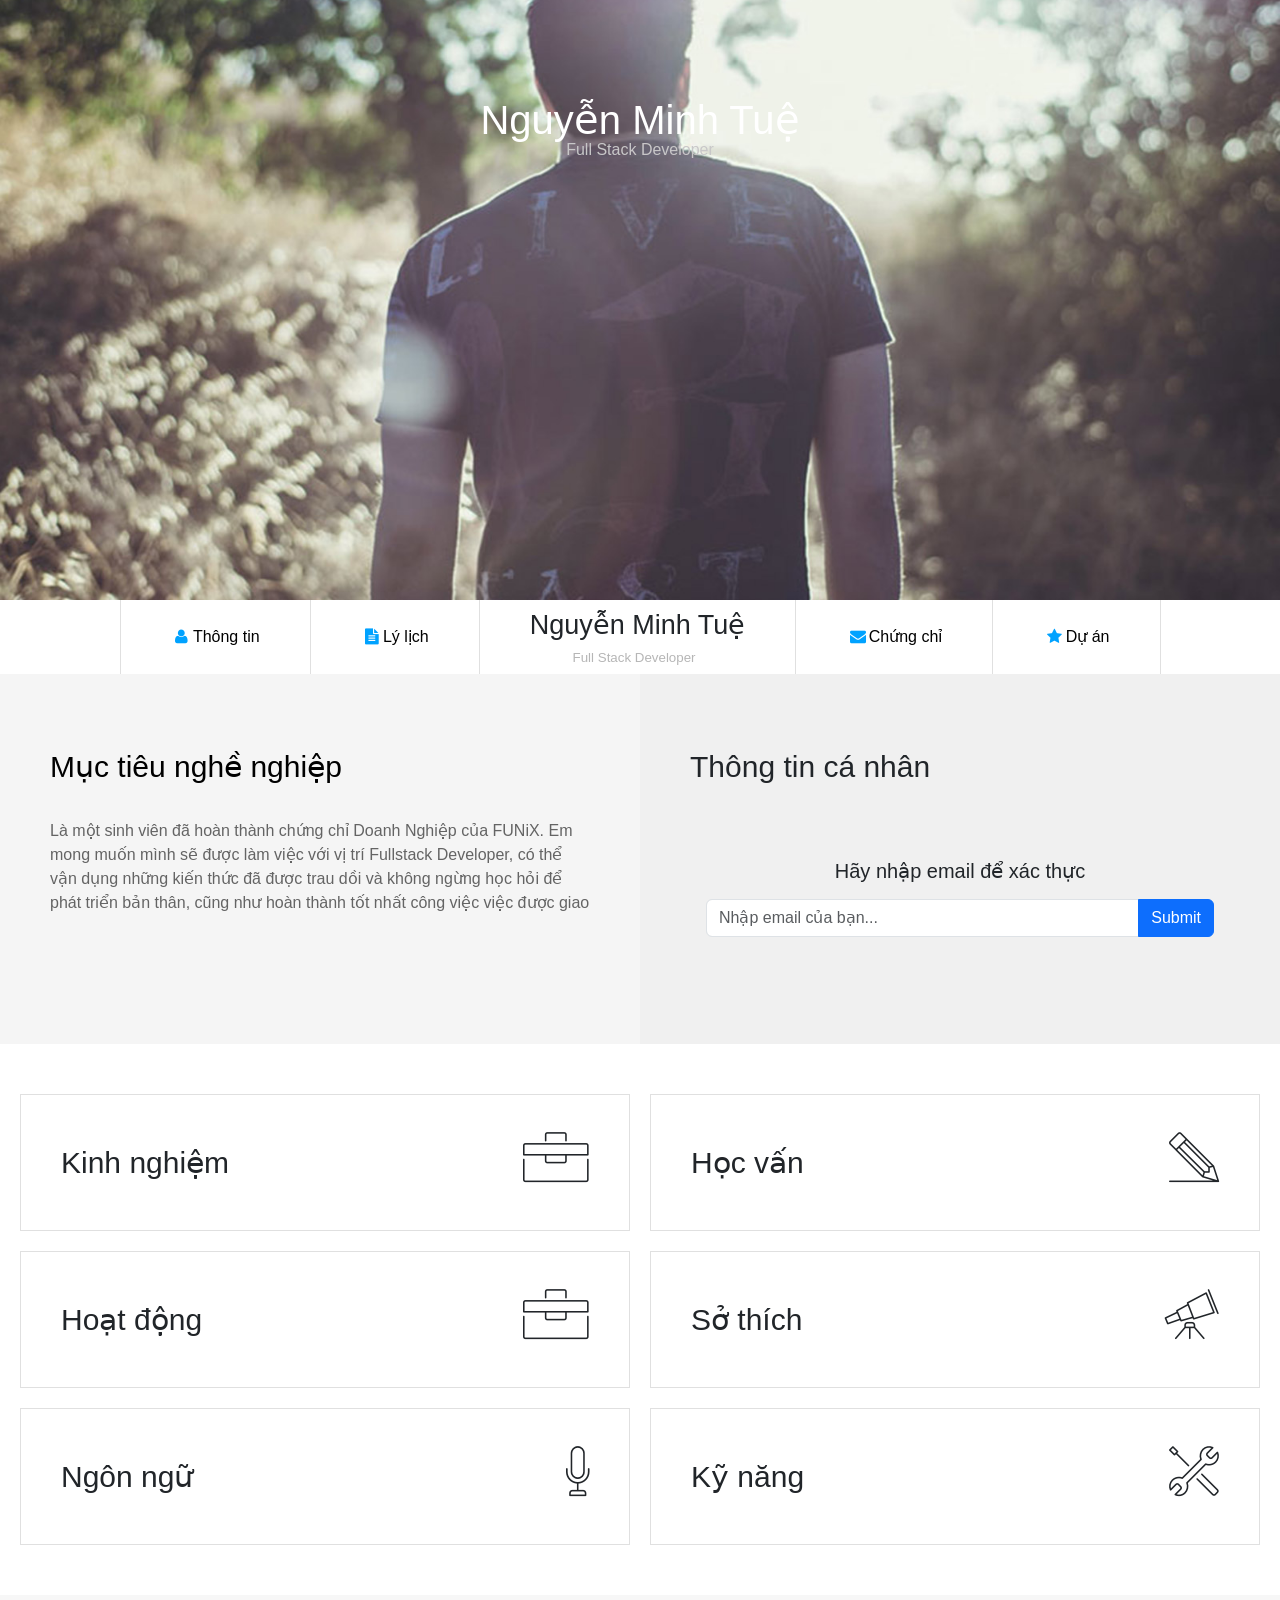
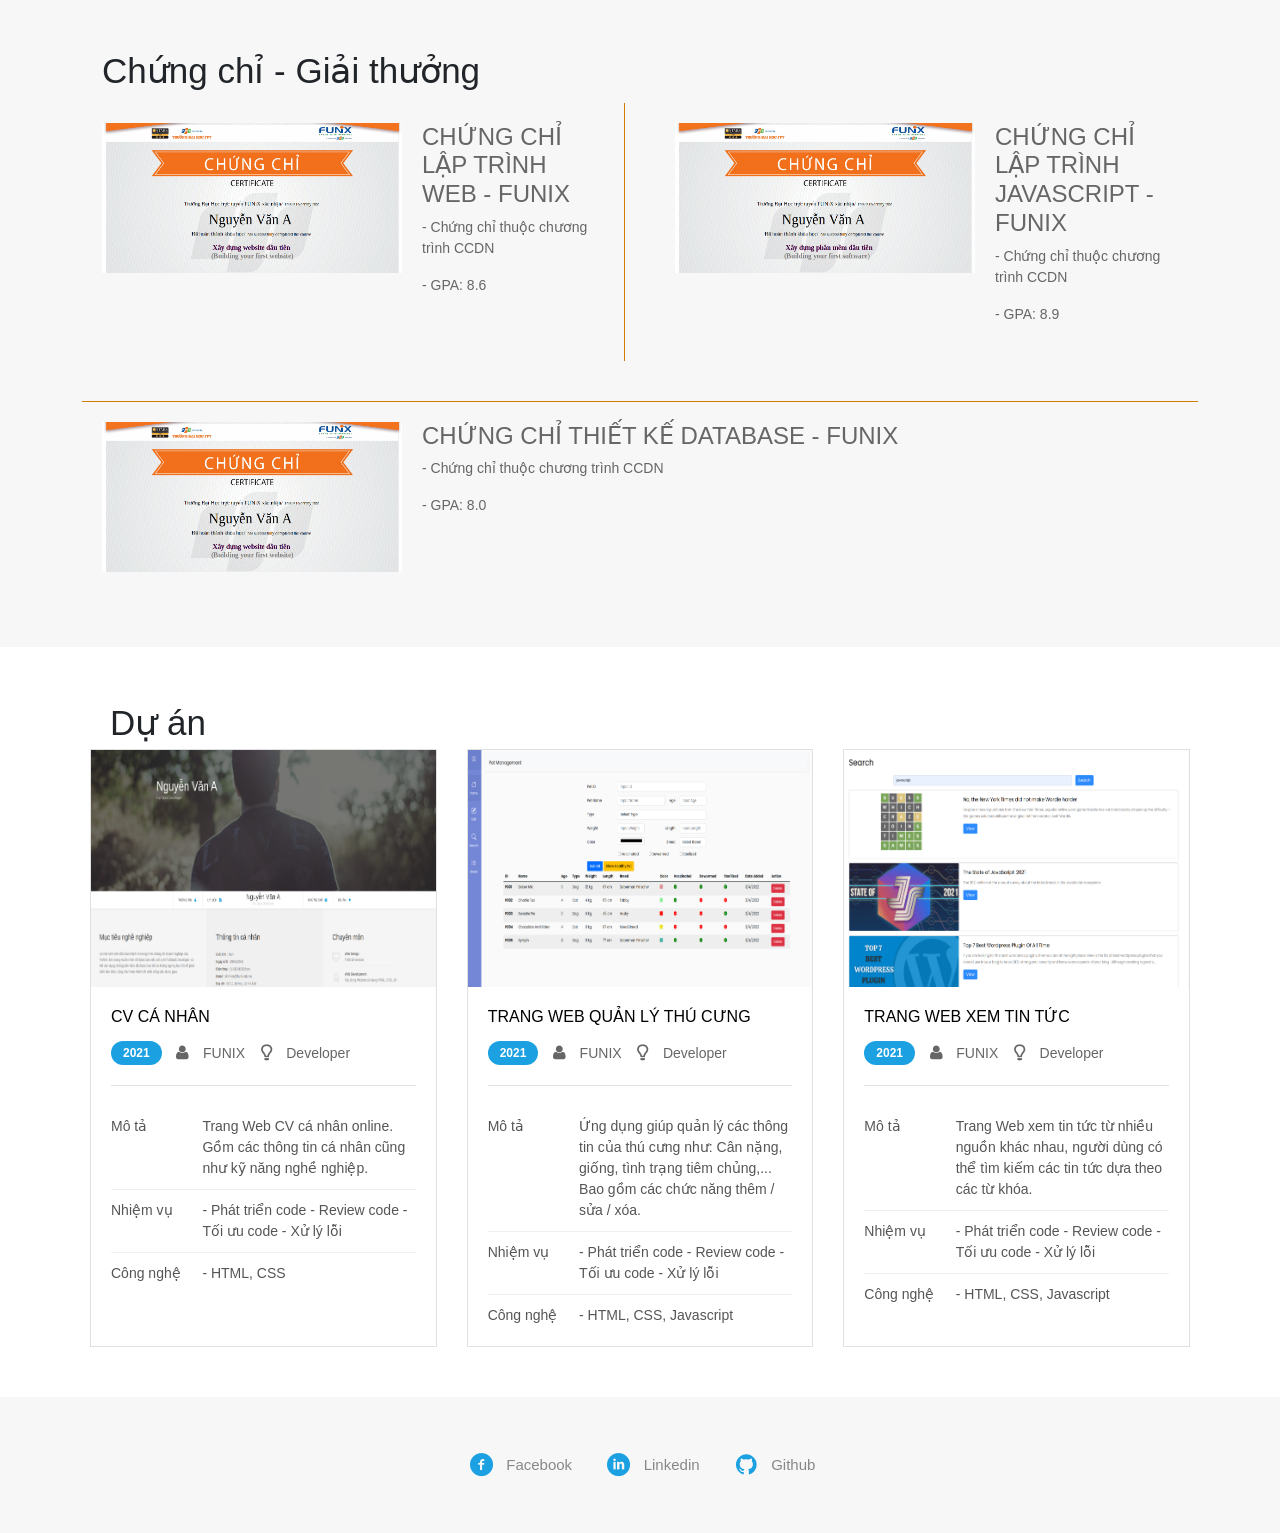
<file: index.html>
<!doctype html>
<html lang="en">
  <head>
    <meta charset="UTF-8" />
    <meta http-equiv="X-UA-Compatible" content="IE=edge" />
    <meta name="viewport" content="width=device-width, initial-scale=1.0" />
    <link
      href="https://cdn.jsdelivr.net/npm/bootstrap@5.0.2/dist/css/bootstrap.min.css"
      rel="stylesheet"
      integrity="sha384-EVSTQN3/azprG1Anm3QDgpJLIm9Nao0Yz1ztcQTwFspd3yD65VohhpuuCOmLASjC"
      crossorigin="anonymous"
    />

    <!-- <link href="https://cdn.jsdelivr.net/npm/bootstrap@5.0.2/dist/css/bootstrap.min.css" rel="stylesheet" integrity="sha384-EVSTQN3/azprG1Anm3QDgpJLIm9Nao0Yz1ztcQTwFspd3yD65VohhpuuCOmLASjC" crossorigin="anonymous"> -->
    <link rel="stylesheet" href="style.css" />
    <link rel="stylesheet" href="./css/font.css" />
    <title>Assignment03</title>
  </head>
  <body>
    <div class="containerimg">
      <img src="images\banner.jpg" alt="person looking up" class="img1" />
      <span id="text-el1">Nguyễn Minh Tuệ</span>
      <span id="text-el2">Full Stack Developer</span>
    </div>
    <div id="evbutimg">
      <div id="navigation">
        <a href="#personal-info" id="text-el3"
          ><i class="icon-user icon-1"></i>Thông tin</a
        >
        <a href="#career-info" id="text-el4"
          ><i class="icon-doc-text-inv icon-1"></i>Lý lịch</a
        >
        <div id="cont2">
          <p id="text-el5">Nguyễn Minh Tuệ</p>
          <span id="text-el6">Full Stack Developer</span>
        </div>
        <a href="#certificates" id="text-el7"
          ><i class="icon-mail-alt icon-1"></i>Chứng chỉ</a
        >
        <a href="#projectnav" id="text-el8"
          ><i class="icon-star-1 icon-1"></i>Dự án</a
        >
      </div>
      <div class="sec1">
        <div class="career-goals">
          <p id="text-el9">Mục tiêu nghề nghiệp</p>

          <p id="text-el10">
            Là một sinh viên đã hoàn thành chứng chỉ Doanh Nghiệp của FUNiX. Em
            mong muốn mình sẽ được làm việc với vị trí Fullstack Developer, có
            thể vận dụng những kiến thức đã được trau dồi và không ngừng học hỏi
            để phát triển bản thân, cũng như hoàn thành tốt nhất công việc việc
            được giao
          </p>
        </div>
        <!-- <div id="personal-info">
          <span id="text-el11">Thông tin cá nhân</span>

          <span id="text-el12"><b>Giới tính:</b> Nam</span>
          <span id="text-el13"><b>Ngày sinh:</b>19/5/2000</span>
          <span id="text-el14"><b>Điện thoại:</b>0912345678</span>
          <span id="text-el15"><b>Email:</b>sinhviven@funix.edu.vn</span>
          <span id="text-el16"><b>Địa chỉ:</b>Số 10, đường 10, Hà Nội</span>
          <span id="text-el17"><b>Website:</b>reallygreatsite.com</span>
          <span id="text-el19"></span>
          <span id="text-el20"></span>
          <span id="text-el21"></span>
          <span id="text-el22"></span>
          <span id="text-el23"></span>
          <p>
            <i class="icon-twitter icon-1"></i
            ><i class="icon-facebook icon-1"></i
            ><i class="icon-gplus icon-1"></i
            ><i class="icon-linkedin icon-1"></i>
          </p>
        </div> -->
        <div id="personal-info">
          <!-- Container 1: Form nhập email (hiển thị ban đầu) -->
          <span id="text-el11">Thông tin cá nhân</span>
          <div id="form-container" class="mt-4 text-center px-3">
            <h5 class="mb-3 pt-3">Hãy nhập email để xác thực</h5>
            <div class="input-group mb-2">
              <input
                type="email"
                id="email-input"
                class="form-control"
                placeholder="Nhập email của bạn..."
              />
              <button class="btn btn-primary" id="submit-btn" type="button">
                Submit
              </button>
            </div>
            <small id="error-message" class="text-danger"></small>
            <!-- Dùng để hiển thị lỗi -->
          </div>

          <!-- Container 2: Thông tin cá nhân (Ban đầu bị ẩn đi bằng class "hide") -->
          <div id="info-container" class="hide">
            <span id="text-el12"><b>Giới tính:</b> Nam</span>
            <span id="text-el13"><b>Ngày sinh:</b> 19/5/2000</span>
            <span id="text-el14"><b>Điện thoại:</b> 0912345678</span>
            <span id="text-el15"><b>Email:</b> sinhviven@funix.edu.vn</span>
            <span id="text-el16"><b>Địa chỉ:</b> Số 10, đường 10, Hà Nội</span>
            <span id="text-el17"><b>Website:</b> reallygreatsite.com</span>

            <p class="mt-3">
              <i class="icon-twitter icon-1"></i>
              <i class="icon-facebook icon-1"></i>
              <i class="icon-gplus icon-1"></i>
              <i class="icon-linkedin icon-1"></i>
            </p>
          </div>
        </div>
      </div>
      <!-- <div id="career-info">
        <div id="experience">
          <div class="texticonduo1">
            <span id="text-el18" class="skill-heading">Kinh nghiệm</span>
            <div class="icon-2"><i class="ic-toolbox"></i></div>
          </div>
          <span id="text-el24">
            <span id="text-el25">Công ty Y</span><br /><br />

            <i
              >05/2022 -
              <div id="specel1">Hiện tại</div></i
            ><br /><br />

            - Full Stack Developer<br />
            - Xây dựng, phát triển Website dựa trên thiết kế và yêu cầu đã
            có.<br />
            Phân tích và thiết kế Database, sử dụng các hệ quản trị CSDL<br /><br /><br />

            <span id="text-el26">Công ty X</span><br /><br />

            <i>06/2021 - 04/2022</i><br /><br />

            Web Designer<br />
            - Thiết kế Website dựa trên yêu cầu của khách hàng.<br />
            - Sử dụng các công cụ: Figma, Canva, PTS.<br />
          </span>
        </div>
        <div id="education">
          <div class="texticonduo1">
            <span id="text-el19" class="skill-heading">Học vấn</span>
            <div class="icon-2"><i class="ic-pencil"></i></div>
          </div>
          <span id="text-el27">
            <span id="text-el28">FUNiX</span><br /><br />

            <i>06/2021 - 05/2022</i><br /><br />

            - Tốt nghiệp chứng chỉ doanh nghiệp nhánh Fullstack.<br />
            - GPA: 9 / 10<br /><br /><br />

            <span id="text-el29">Cử nhân - ĐH FPT</span><br /><br />

            <i>08/2016 - 07/2019</i><br /><br />

            - Chuyên ngành: Kỹ thuật phần mềm.<br />
            - GPA: 3.2 / 4<br /><br /><br />
          </span>
        </div>
        <div id="activities">
          <div class="texticonduo1">
            <span id="text-el20" class="skill-heading">Hoạt động</span>
            <div class="icon-2"><i class="ic-toolbox"></i></div>
          </div>
          <span id="text-el31">
            <span id="text-el32">FPT Edu Hackathon 2019</span><br /><br />

            <i>03/2019 - 05/2019</i><br /><br />

            - Giải 3 bảng A<br />
            - Đề tài: Trang web về phân loại rác thải.<br /><br /><br />

            <span id="text-el33">Câu lạc bộ Y</span><br /><br />

            <i>08/2018 - 08/2019</i><br /><br />

            - Trưởng ban chuyên môn<br /><br /><br />

            <span id="text-el34">Câu lạc bộ Z</span><br /><br />

            <i>08/2016</i><br /><br />

            - Hỗ trợ tổ chức tuần lễ văn hóa Việt Nam - Nhật Bản<br />
          </span>
        </div>
        <div id="hobbies">
          <div class="texticonduo1">
            <span id="text-el35" class="skill-heading">Sở thích</span>
            <div class="icon-2"><i class="ic-telescope"></i></div>
          </div>
          <div class="hobbies-content">
            <i id="icon-3" class="ic-megaphone"></i>
            <i id="icon-3" class="ic-strategy"></i>
            <i id="icon-3" class="ic-hotairballoon"></i>
            <i id="icon-3" class="ic-basket"></i>
            <p id="text-el36">Âm nhạc</p>
            <p id="text-el38">Chơi game</p>
            <p id="text-el37">Du lịch</p>
            <p id="text-el39">Nấu ăn</p>
          </div>
        </div>
        <div id="languages">
          <div class="texticonduo1">
            <span id="text-el40" class="skill-heading">Ngôn ngữ</span>
            <div class="icon-2"><i class="ic-mic"></i></div>
          </div>
          <span id="text-el41">English - IELTS 7.0</span>
          <pre class="progress-bar1">
  <span class="blue-background display-inline">                                                                                                                                                                        </span> <span class="blue-background display-inline">                                                                                                                                                                        </span> <span class="gray-background display-inline">                                                                                                                                                                        </span>
          </pre>
          <span id="text-el42">Japanese - N3</span>
          <pre class="progress-bar2">
  <span class="blue-background display-inline">                                                                                                                                                                        </span> <span class="blue-background display-inline">                                                                                                                                                                        </span> <span class="blue-background display-inline">                                                                                                                                                                        </span>
          </pre>
        </div>
        <div id="skills">
          <div class="texticonduo1">
            <span id="text-el43" class="skill-heading">Kỹ năng</span>
            <div class="icon-2"><i class="ic-tools-2"></i></div>
          </div>
          <span id="text-el44">HTML/CSS:Fundemental</span>
          <pre class="progress-bar3">
  <span class="blue-background display-inline">                                                                                                                                                                        </span> <span class="blue-background display-inline">                                                                                                                                                                        </span> <span class="gray-background display-inline">                                                                                                                                                                        </span>
          </pre>
          <span id="text-el45">Javascript:Intermediate</span>
          <pre class="progress-bar4">
  <span class="blue-background display-inline">                                                                                                                                                                        </span> <span class="blue-background display-inline">                                                                                                                                                                        </span> <span class="gray-background display-inline">                                                                                                                                                                        </span>
          </pre>
          <span id="text-el46">NodeJS:Intermediate</span>
          <pre class="progress-bar5">
  <span class="blue-background display-inline">                                                                                                                                                                        </span> <span class="blue-background display-inline">                                                                                                                                                                        </span> <span class="blue-background display-inline">                                                                                                                                                                        </span>
          </pre>
          <span id="text-el47">Bootstrap5:Fundamental</span>
          <pre class="progress-bar6">
  <span class="blue-background display-inline">                                                                                                                                                                        </span> <span class="gray-background display-inline">                                                                                                                                                                        </span> <span class="gray-background display-inline">                                                                                                                                                                        </span>
          </pre>
        </div>
      </div> -->
      <div id="career-info">
        <!-- 1. Kinh nghiệm -->
        <div id="experience" class="career-card">
          <div class="texticonduo1">
            <span id="text-el18" class="skill-heading">Kinh nghiệm</span>
            <div class="icon-2"><i class="ic-toolbox"></i></div>
          </div>
          <button type="button" class="view-more-btn">▼ View More</button>
          <div class="section-content hide">
            <span id="text-el24">
              <span id="text-el25">Công ty Y</span><br /><br />
              <i
                >05/2022 -
                <div id="specel1">Hiện tại</div></i
              ><br /><br />
              - Full Stack Developer<br />
              - Xây dựng, phát triển Website dựa trên thiết kế và yêu cầu đã
              có.<br />
              Phân tích và thiết kế Database, sử dụng các hệ quản trị CSDL<br /><br /><br />
              <span id="text-el26">Công ty X</span><br /><br />
              <i>06/2021 - 04/2022</i><br /><br />
              Web Designer<br />
              - Thiết kế Website dựa trên yêu cầu của khách hàng.<br />
              - Sử dụng các công cụ: Figma, Canva, PTS.<br />
            </span>
          </div>
        </div>

        <!-- 2. Học vấn -->
        <div id="education" class="career-card">
          <div class="texticonduo1">
            <span id="text-el19" class="skill-heading">Học vấn</span>
            <div class="icon-2"><i class="ic-pencil"></i></div>
          </div>
          <button type="button" class="view-more-btn">▼ View More</button>
          <div class="section-content hide">
            <span id="text-el27">
              <span id="text-el28">FUNiX</span><br /><br />
              <i>06/2021 - 05/2022</i><br /><br />
              - Tốt nghiệp chứng chỉ doanh nghiệp nhánh Fullstack.<br />
              - GPA: 9 / 10<br /><br /><br />
              <span id="text-el29">Cử nhân - ĐH FPT</span><br /><br />
              <i>08/2016 - 07/2019</i><br /><br />
              - Chuyên ngành: Kỹ thuật phần mềm.<br />
              - GPA: 3.2 / 4<br /><br /><br />
            </span>
          </div>
        </div>

        <!-- 3. Hoạt động -->
        <div id="activities" class="career-card">
          <div class="texticonduo1">
            <span id="text-el20" class="skill-heading">Hoạt động</span>
            <div class="icon-2"><i class="ic-toolbox"></i></div>
          </div>
          <button type="button" class="view-more-btn">▼ View More</button>
          <div class="section-content hide">
            <span id="text-el31">
              <span id="text-el32">FPT Edu Hackathon 2019</span><br /><br />
              <i>03/2019 - 05/2019</i><br /><br />
              - Giải 3 bảng A<br />
              - Đề tài: Trang web về phân loại rác thải.<br /><br /><br />
              <span id="text-el33">Câu lạc bộ Y</span><br /><br />
              <i>08/2018 - 08/2019</i><br /><br />
              - Trưởng ban chuyên môn<br /><br /><br />
              <span id="text-el34">Câu lạc bộ Z</span><br /><br />
              <i>08/2016</i><br /><br />
              - Hỗ trợ tổ chức tuần lễ văn hóa Việt Nam - Nhật Bản<br />
            </span>
          </div>
        </div>

        <!-- 4. Sở thích -->
        <div id="hobbies" class="career-card">
          <div class="texticonduo1">
            <span id="text-el35" class="skill-heading">Sở thích</span>
            <div class="icon-2"><i class="ic-telescope"></i></div>
          </div>
          <button type="button" class="view-more-btn">▼ View More</button>
          <div class="section-content hide">
            <div class="hobbies-content">
              <i id="icon-3" class="ic-megaphone"></i>
              <i id="icon-3" class="ic-strategy"></i>
              <i id="icon-3" class="ic-hotairballoon"></i>
              <i id="icon-3" class="ic-basket"></i>
              <p id="text-el36">Âm nhạc</p>
              <p id="text-el38">Chơi game</p>
              <p id="text-el37">Du lịch</p>
              <p id="text-el39">Nấu ăn</p>
            </div>
          </div>
        </div>

        <!-- 5. Ngôn ngữ -->
        <div id="languages" class="career-card">
          <div class="texticonduo1">
            <span id="text-el40" class="skill-heading">Ngôn ngữ</span>
            <div class="icon-2"><i class="ic-mic"></i></div>
          </div>
          <button type="button" class="view-more-btn">▼ View More</button>
          <div class="section-content hide">
            <span id="text-el41">English - IELTS 7.0</span>
            <pre class="progress-bar1">
  <span class="blue-background display-inline">                                                                                                               </span> <span class="blue-background display-inline">                                                                                                               </span> <span class="gray-background display-inline">                                                                                                               </span>
            </pre>
            <span id="text-el42">Japanese - N3</span>
            <pre class="progress-bar2">
  <span class="blue-background display-inline">                                                                                                               </span> <span class="blue-background display-inline">                                                                                                               </span> <span class="blue-background display-inline">                                                                                                               </span>
            </pre>
          </div>
        </div>

        <!-- 6. Kỹ năng -->
        <div id="skills" class="career-card">
          <div class="texticonduo1">
            <span id="text-el43" class="skill-heading">Kỹ năng</span>
            <div class="icon-2"><i class="ic-tools-2"></i></div>
          </div>
          <button type="button" class="view-more-btn">▼ View More</button>
          <div class="section-content hide">
            <span id="text-el44">HTML/CSS: Fundamental</span>
            <pre class="progress-bar3">
  <span class="blue-background display-inline">                                                                                                               </span> <span class="blue-background display-inline">                                                                                                               </span> <span class="gray-background display-inline">                                                                                                               </span>
            </pre>
            <span id="text-el45">Javascript: Intermediate</span>
            <pre class="progress-bar4">
  <span class="blue-background display-inline">                                                                                                               </span> <span class="blue-background display-inline">                                                                                                               </span> <span class="gray-background display-inline">                                                                                                               </span>
            </pre>
            <span id="text-el46">NodeJS: Intermediate</span>
            <pre class="progress-bar5">
  <span class="blue-background display-inline">                                                                                                               </span> <span class="blue-background display-inline">                                                                                                               </span> <span class="blue-background display-inline">                                                                                                               </span>
            </pre>
            <span id="text-el47">Bootstrap 5: Fundamental</span>
            <pre class="progress-bar6">
  <span class="blue-background display-inline">                                                                                                               </span> <span class="gray-background display-inline">                                                                                                               </span> <span class="gray-background display-inline">                                                                                                               </span>
            </pre>
          </div>
        </div>
      </div>
      <div id="certificates">
        <div class="container">
          <span class="title">Chứng chỉ - Giải thưởng</span>
          <div id="content">
            <div class="cert-item cert-item1">
              <img
                src="images/Cert_WEB.png"
                alt="Chứng chỉ Lập trình Web"
                class="cert-img"
              />
              <div class="cert-info">
                <h4>CHỨNG CHỈ LẬP TRÌNH WEB - FUNIX</h4>

                <p>- Chứng chỉ thuộc chương trình CCDN</p>
                <p>- GPA: 8.6</p>
              </div>
            </div>

            <div class="cert-item cert-item2">
              <img
                src="images/Cert_PRF.png"
                alt="Chứng chỉ Lập trình Javascript"
                class="cert-img"
              />
              <div class="cert-info">
                <h4>CHỨNG CHỈ LẬP TRÌNH JAVASCRIPT - FUNIX</h4>
                <p>- Chứng chỉ thuộc chương trình CCDN</p>
                <p>- GPA: 8.9</p>
              </div>
            </div>

            <div class="cert-item cert-item3">
              <img
                src="images/Cert_DBI.png"
                alt="Chứng chỉ Thiết kế Database"
                class="cert-img"
              />
              <div class="cert-info">
                <h4>CHỨNG CHỈ THIẾT KẾ DATABASE - FUNIX</h4>
                <p>- Chứng chỉ thuộc chương trình CCDN</p>
                <p>- GPA: 8.0</p>
              </div>
            </div>
          </div>
        </div>
      </div>
      <div id="projectnav">
        <div class="projects container">
          <span class="title">Dự án</span>
          <div class="project-grid">
            <div class="project-card">
              <img
                src="images/project_1.png"
                alt="Dự án CV Cá Nhân"
                class="project-img"
              />
              <div class="project-content">
                <h4 class="project-title">
                  <a href="digital-cv.html">CV CÁ NHÂN</a>
                </h4>

                <div class="project-tags">
                  <span class="tag tag-year">2021</span>
                  <span class="tag"><i class="icon-user"></i> FUNIX</span>
                  <span class="tag"><i class="icon-lamp"></i> Developer</span>
                </div>

                <table class="project-details">
                  <tr>
                    <td class="detail-label">Mô tả</td>
                    <td class="detail-text">
                      Trang Web CV cá nhân online. Gồm các thông tin cá nhân
                      cũng như kỹ năng nghề nghiệp.
                    </td>
                  </tr>
                  <tr>
                    <td class="detail-label">Nhiệm vụ</td>
                    <td class="detail-text">
                      - Phát triển code - Review code - Tối ưu code - Xử lý lỗi
                    </td>
                  </tr>
                  <tr>
                    <td class="detail-label">Công nghệ</td>
                    <td class="detail-text">- HTML, CSS</td>
                  </tr>
                </table>
              </div>
            </div>

            <div class="project-card">
              <img
                src="images/project_2.png"
                alt="Dự án Quản lý thú cưng"
                class="project-img"
              />
              <div class="project-content">
                <h4 class="project-title">
                  <a href="digital-cv.html">TRANG WEB QUẢN LÝ THÚ CƯNG</a>
                </h4>

                <div class="project-tags">
                  <span class="tag tag-year">2021</span>
                  <span class="tag"><i class="icon-user"></i> FUNIX</span>
                  <span class="tag"><i class="icon-lamp"></i> Developer</span>
                </div>

                <table class="project-details">
                  <tr>
                    <td class="detail-label">Mô tả</td>
                    <td class="detail-text">
                      Ứng dụng giúp quản lý các thông tin của thú cưng như: Cân
                      nặng, giống, tình trạng tiêm chủng,... Bao gồm các chức
                      năng thêm / sửa / xóa.
                    </td>
                  </tr>
                  <tr>
                    <td class="detail-label">Nhiệm vụ</td>
                    <td class="detail-text">
                      - Phát triển code - Review code - Tối ưu code - Xử lý lỗi
                    </td>
                  </tr>
                  <tr>
                    <td class="detail-label">Công nghệ</td>
                    <td class="detail-text">- HTML, CSS, Javascript</td>
                  </tr>
                </table>
              </div>
            </div>

            <div class="project-card">
              <img
                src="images/project_3.png"
                alt="Dự án Xem tin tức"
                class="project-img"
              />
              <div class="project-content">
                <h4 class="project-title">
                  <a href="digital-cv.html">TRANG WEB XEM TIN TỨC</a>
                </h4>

                <div class="project-tags">
                  <span class="tag tag-year">2021</span>
                  <span class="tag"><i class="icon-user"></i> FUNIX</span>
                  <span class="tag"><i class="icon-lamp"></i> Developer</span>
                </div>

                <table class="project-details">
                  <tr>
                    <td class="detail-label">Mô tả</td>
                    <td class="detail-text">
                      Trang Web xem tin tức từ nhiều nguồn khác nhau, người dùng
                      có thể tìm kiếm các tin tức dựa theo các từ khóa.
                    </td>
                  </tr>
                  <tr>
                    <td class="detail-label">Nhiệm vụ</td>
                    <td class="detail-text">
                      - Phát triển code - Review code - Tối ưu code - Xử lý lỗi
                    </td>
                  </tr>
                  <tr>
                    <td class="detail-label">Công nghệ</td>
                    <td class="detail-text">- HTML, CSS, Javascript</td>
                  </tr>
                </table>
              </div>
            </div>
          </div>
        </div>
      </div>

      <div class="footer-content">
        <a href="#" class="footer-link"
          ><i class="icon-facebook-circled"></i> Facebook</a
        >
        <a href="#" class="footer-link"
          ><i class="icon-linkedin-circled"></i> Linkedin</a
        >
        <a href="https://github.com/Alanmastergamer/Alanmastergamer.github.io" class="footer-link"
          ><i class="icon-github-circled"></i> Github</a
        >
      </div>
    </div>
    <script
      src="https://cdn.jsdelivr.net/npm/bootstrap@5.0.2/dist/js/bootstrap.bundle.min.js"
      integrity="sha384-MrcW6ZMFYlzcLA8Nl+NtUVF0sA7MsXsP1UyJoMp4YLEuNSfAP+JcXn/tWtIaxVXM"
      crossorigin="anonymous"
    ></script>
    <script src="script.js"></script>
  </body>
</html>
</file>
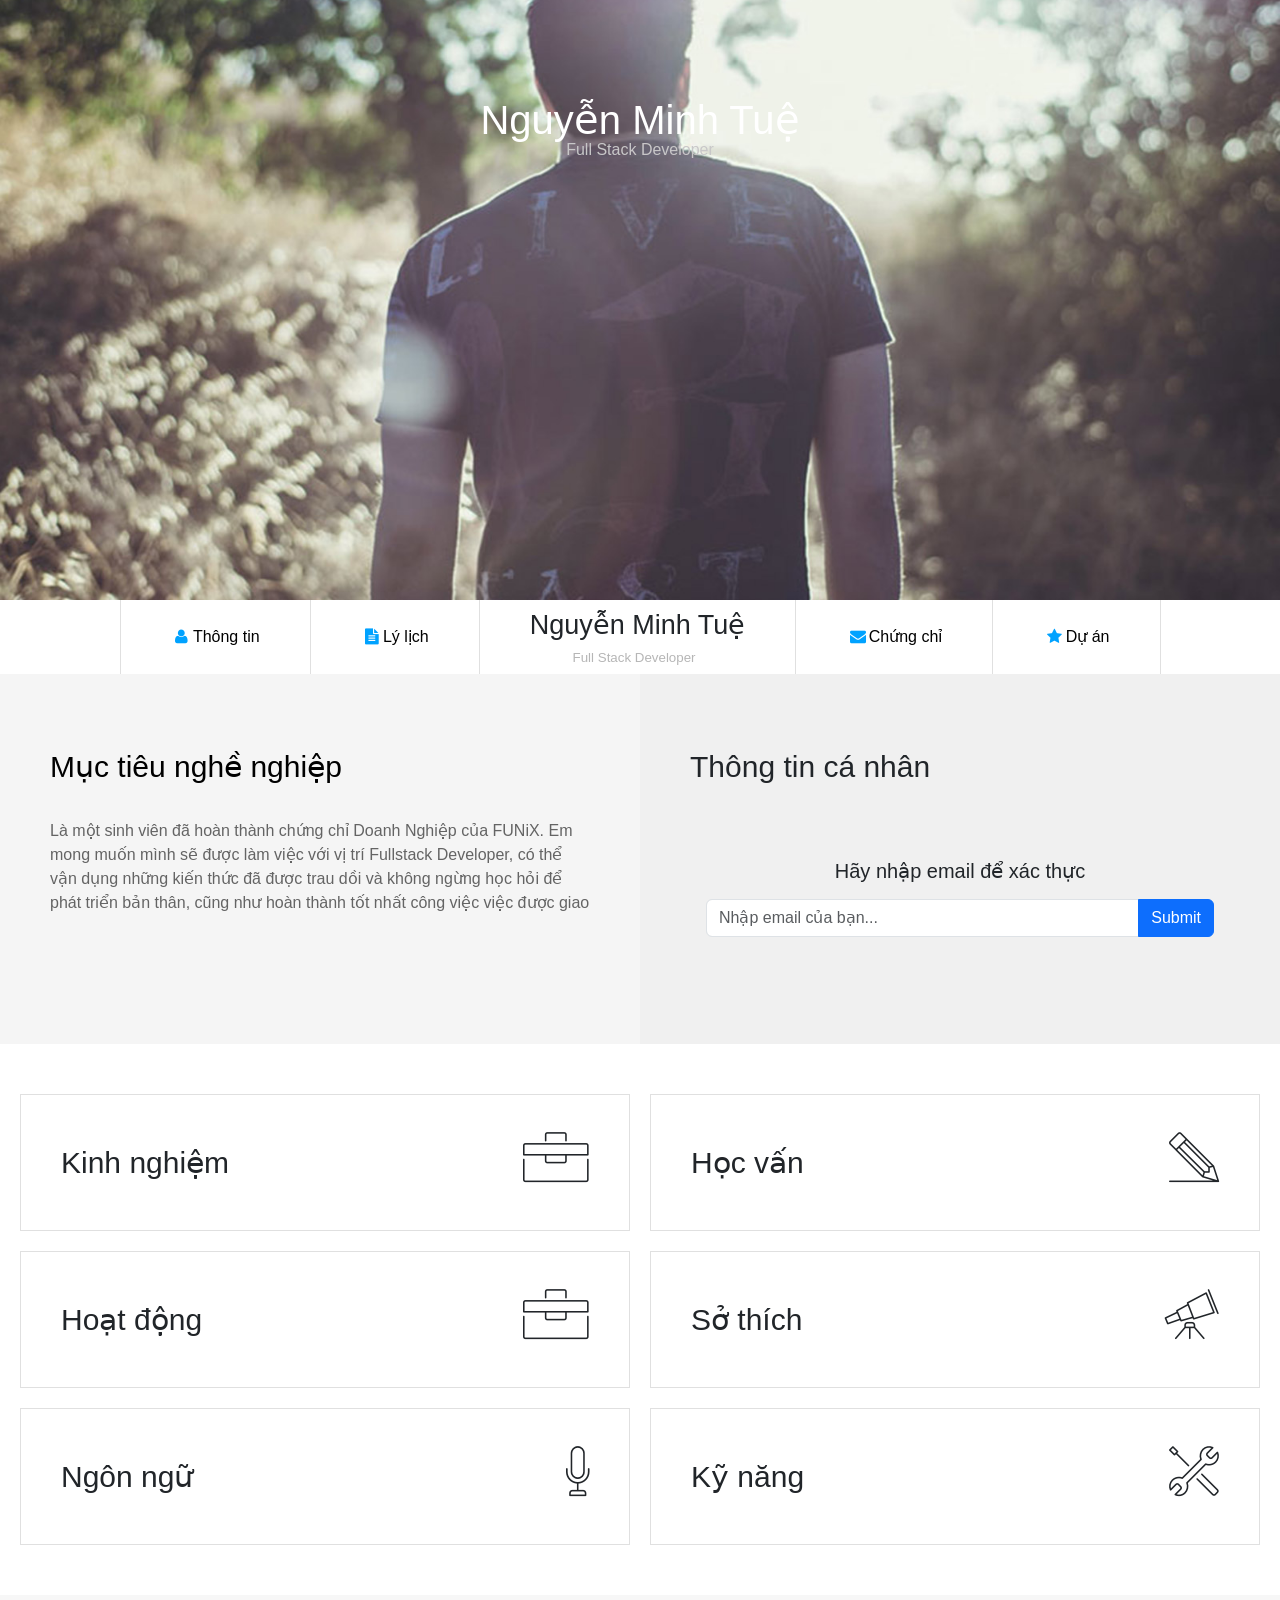
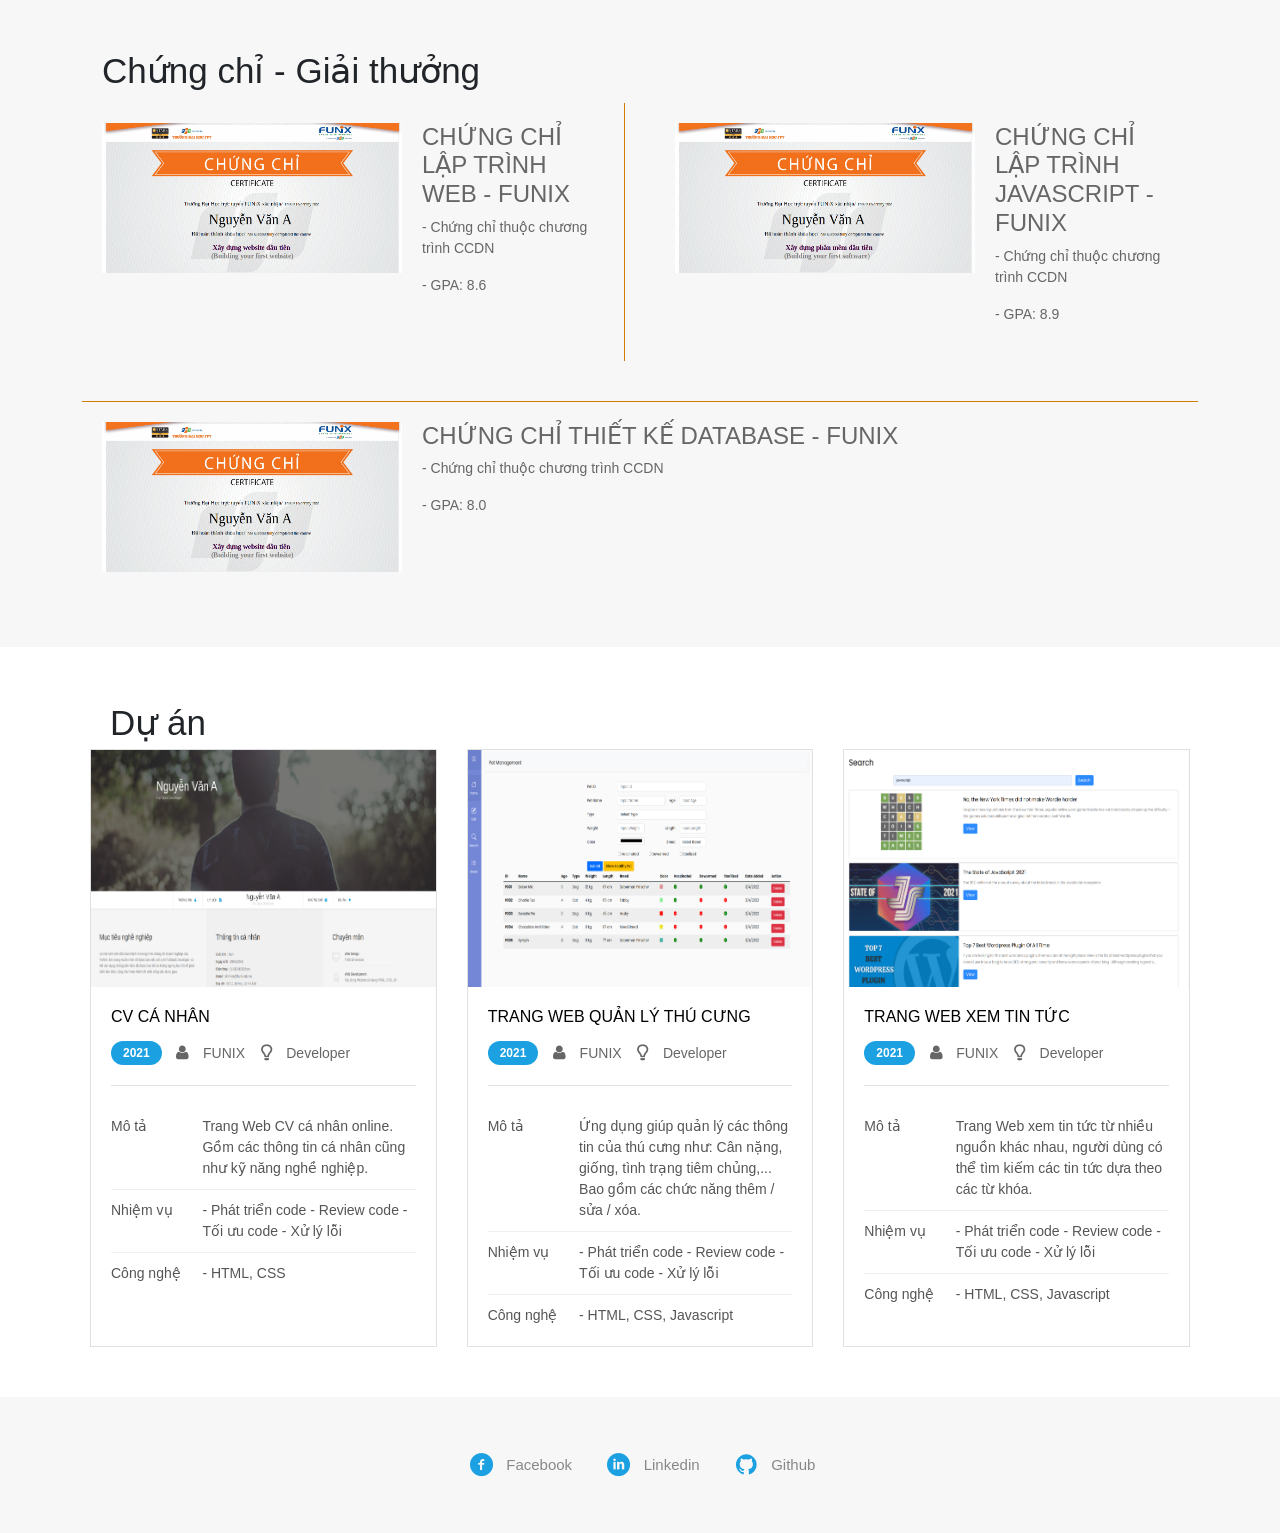
<file: Assignment 3/Assignment 02 Stater/index.html>
<!doctype html>
<html lang="en">
  <head>
    <meta charset="UTF-8" />
    <meta http-equiv="X-UA-Compatible" content="IE=edge" />
    <meta name="viewport" content="width=device-width, initial-scale=1.0" />
    <link
      href="https://cdn.jsdelivr.net/npm/bootstrap@5.0.2/dist/css/bootstrap.min.css"
      rel="stylesheet"
      integrity="sha384-EVSTQN3/azprG1Anm3QDgpJLIm9Nao0Yz1ztcQTwFspd3yD65VohhpuuCOmLASjC"
      crossorigin="anonymous"
    />

    <!-- <link href="https://cdn.jsdelivr.net/npm/bootstrap@5.0.2/dist/css/bootstrap.min.css" rel="stylesheet" integrity="sha384-EVSTQN3/azprG1Anm3QDgpJLIm9Nao0Yz1ztcQTwFspd3yD65VohhpuuCOmLASjC" crossorigin="anonymous"> -->
    <link rel="stylesheet" href="style.css" />
    <link rel="stylesheet" href="./css/font.css" />
    <title>Assignment03</title>
  </head>
  <body>
    <div class="containerimg">
      <img src="images\banner.jpg" alt="person looking up" class="img1" />
      <span id="text-el1">Nguyễn Minh Tuệ</span>
      <span id="text-el2">Full Stack Developer</span>
    </div>
    <div id="evbutimg">
      <div id="navigation">
        <a href="#personal-info" id="text-el3"
          ><i class="icon-user icon-1"></i>Thông tin</a
        >
        <a href="#career-info" id="text-el4"
          ><i class="icon-doc-text-inv icon-1"></i>Lý lịch</a
        >
        <div id="cont2">
          <p id="text-el5">Nguyễn Minh Tuệ</p>
          <span id="text-el6">Full Stack Developer</span>
        </div>
        <a href="#certificates" id="text-el7"
          ><i class="icon-mail-alt icon-1"></i>Chứng chỉ</a
        >
        <a href="#projectnav" id="text-el8"
          ><i class="icon-star-1 icon-1"></i>Dự án</a
        >
      </div>
      <div class="sec1">
        <div class="career-goals">
          <p id="text-el9">Mục tiêu nghề nghiệp</p>

          <p id="text-el10">
            Là một sinh viên đã hoàn thành chứng chỉ Doanh Nghiệp của FUNiX. Em
            mong muốn mình sẽ được làm việc với vị trí Fullstack Developer, có
            thể vận dụng những kiến thức đã được trau dồi và không ngừng học hỏi
            để phát triển bản thân, cũng như hoàn thành tốt nhất công việc việc
            được giao
          </p>
        </div>
        <!-- <div id="personal-info">
          <span id="text-el11">Thông tin cá nhân</span>

          <span id="text-el12"><b>Giới tính:</b> Nam</span>
          <span id="text-el13"><b>Ngày sinh:</b>19/5/2000</span>
          <span id="text-el14"><b>Điện thoại:</b>0912345678</span>
          <span id="text-el15"><b>Email:</b>sinhviven@funix.edu.vn</span>
          <span id="text-el16"><b>Địa chỉ:</b>Số 10, đường 10, Hà Nội</span>
          <span id="text-el17"><b>Website:</b>reallygreatsite.com</span>
          <span id="text-el19"></span>
          <span id="text-el20"></span>
          <span id="text-el21"></span>
          <span id="text-el22"></span>
          <span id="text-el23"></span>
          <p>
            <i class="icon-twitter icon-1"></i
            ><i class="icon-facebook icon-1"></i
            ><i class="icon-gplus icon-1"></i
            ><i class="icon-linkedin icon-1"></i>
          </p>
        </div> -->
        <div id="personal-info">
          <!-- Container 1: Form nhập email (hiển thị ban đầu) -->
          <span id="text-el11">Thông tin cá nhân</span>
          <div id="form-container" class="mt-4 text-center px-3">
            <h5 class="mb-3 pt-3">Hãy nhập email để xác thực</h5>
            <div class="input-group mb-2">
              <input
                type="email"
                id="email-input"
                class="form-control"
                placeholder="Nhập email của bạn..."
              />
              <button class="btn btn-primary" id="submit-btn" type="button">
                Submit
              </button>
            </div>
            <small id="error-message" class="text-danger"></small>
            <!-- Dùng để hiển thị lỗi -->
          </div>

          <!-- Container 2: Thông tin cá nhân (Ban đầu bị ẩn đi bằng class "hide") -->
          <div id="info-container" class="hide">
            <span id="text-el12"><b>Giới tính:</b> Nam</span>
            <span id="text-el13"><b>Ngày sinh:</b> 19/5/2000</span>
            <span id="text-el14"><b>Điện thoại:</b> 0912345678</span>
            <span id="text-el15"><b>Email:</b> sinhviven@funix.edu.vn</span>
            <span id="text-el16"><b>Địa chỉ:</b> Số 10, đường 10, Hà Nội</span>
            <span id="text-el17"><b>Website:</b> reallygreatsite.com</span>

            <p class="mt-3">
              <i class="icon-twitter icon-1"></i>
              <i class="icon-facebook icon-1"></i>
              <i class="icon-gplus icon-1"></i>
              <i class="icon-linkedin icon-1"></i>
            </p>
          </div>
        </div>
      </div>
      <!-- <div id="career-info">
        <div id="experience">
          <div class="texticonduo1">
            <span id="text-el18" class="skill-heading">Kinh nghiệm</span>
            <div class="icon-2"><i class="ic-toolbox"></i></div>
          </div>
          <span id="text-el24">
            <span id="text-el25">Công ty Y</span><br /><br />

            <i
              >05/2022 -
              <div id="specel1">Hiện tại</div></i
            ><br /><br />

            - Full Stack Developer<br />
            - Xây dựng, phát triển Website dựa trên thiết kế và yêu cầu đã
            có.<br />
            Phân tích và thiết kế Database, sử dụng các hệ quản trị CSDL<br /><br /><br />

            <span id="text-el26">Công ty X</span><br /><br />

            <i>06/2021 - 04/2022</i><br /><br />

            Web Designer<br />
            - Thiết kế Website dựa trên yêu cầu của khách hàng.<br />
            - Sử dụng các công cụ: Figma, Canva, PTS.<br />
          </span>
        </div>
        <div id="education">
          <div class="texticonduo1">
            <span id="text-el19" class="skill-heading">Học vấn</span>
            <div class="icon-2"><i class="ic-pencil"></i></div>
          </div>
          <span id="text-el27">
            <span id="text-el28">FUNiX</span><br /><br />

            <i>06/2021 - 05/2022</i><br /><br />

            - Tốt nghiệp chứng chỉ doanh nghiệp nhánh Fullstack.<br />
            - GPA: 9 / 10<br /><br /><br />

            <span id="text-el29">Cử nhân - ĐH FPT</span><br /><br />

            <i>08/2016 - 07/2019</i><br /><br />

            - Chuyên ngành: Kỹ thuật phần mềm.<br />
            - GPA: 3.2 / 4<br /><br /><br />
          </span>
        </div>
        <div id="activities">
          <div class="texticonduo1">
            <span id="text-el20" class="skill-heading">Hoạt động</span>
            <div class="icon-2"><i class="ic-toolbox"></i></div>
          </div>
          <span id="text-el31">
            <span id="text-el32">FPT Edu Hackathon 2019</span><br /><br />

            <i>03/2019 - 05/2019</i><br /><br />

            - Giải 3 bảng A<br />
            - Đề tài: Trang web về phân loại rác thải.<br /><br /><br />

            <span id="text-el33">Câu lạc bộ Y</span><br /><br />

            <i>08/2018 - 08/2019</i><br /><br />

            - Trưởng ban chuyên môn<br /><br /><br />

            <span id="text-el34">Câu lạc bộ Z</span><br /><br />

            <i>08/2016</i><br /><br />

            - Hỗ trợ tổ chức tuần lễ văn hóa Việt Nam - Nhật Bản<br />
          </span>
        </div>
        <div id="hobbies">
          <div class="texticonduo1">
            <span id="text-el35" class="skill-heading">Sở thích</span>
            <div class="icon-2"><i class="ic-telescope"></i></div>
          </div>
          <div class="hobbies-content">
            <i id="icon-3" class="ic-megaphone"></i>
            <i id="icon-3" class="ic-strategy"></i>
            <i id="icon-3" class="ic-hotairballoon"></i>
            <i id="icon-3" class="ic-basket"></i>
            <p id="text-el36">Âm nhạc</p>
            <p id="text-el38">Chơi game</p>
            <p id="text-el37">Du lịch</p>
            <p id="text-el39">Nấu ăn</p>
          </div>
        </div>
        <div id="languages">
          <div class="texticonduo1">
            <span id="text-el40" class="skill-heading">Ngôn ngữ</span>
            <div class="icon-2"><i class="ic-mic"></i></div>
          </div>
          <span id="text-el41">English - IELTS 7.0</span>
          <pre class="progress-bar1">
  <span class="blue-background display-inline">                                                                                                                                                                        </span> <span class="blue-background display-inline">                                                                                                                                                                        </span> <span class="gray-background display-inline">                                                                                                                                                                        </span>
          </pre>
          <span id="text-el42">Japanese - N3</span>
          <pre class="progress-bar2">
  <span class="blue-background display-inline">                                                                                                                                                                        </span> <span class="blue-background display-inline">                                                                                                                                                                        </span> <span class="blue-background display-inline">                                                                                                                                                                        </span>
          </pre>
        </div>
        <div id="skills">
          <div class="texticonduo1">
            <span id="text-el43" class="skill-heading">Kỹ năng</span>
            <div class="icon-2"><i class="ic-tools-2"></i></div>
          </div>
          <span id="text-el44">HTML/CSS:Fundemental</span>
          <pre class="progress-bar3">
  <span class="blue-background display-inline">                                                                                                                                                                        </span> <span class="blue-background display-inline">                                                                                                                                                                        </span> <span class="gray-background display-inline">                                                                                                                                                                        </span>
          </pre>
          <span id="text-el45">Javascript:Intermediate</span>
          <pre class="progress-bar4">
  <span class="blue-background display-inline">                                                                                                                                                                        </span> <span class="blue-background display-inline">                                                                                                                                                                        </span> <span class="gray-background display-inline">                                                                                                                                                                        </span>
          </pre>
          <span id="text-el46">NodeJS:Intermediate</span>
          <pre class="progress-bar5">
  <span class="blue-background display-inline">                                                                                                                                                                        </span> <span class="blue-background display-inline">                                                                                                                                                                        </span> <span class="blue-background display-inline">                                                                                                                                                                        </span>
          </pre>
          <span id="text-el47">Bootstrap5:Fundamental</span>
          <pre class="progress-bar6">
  <span class="blue-background display-inline">                                                                                                                                                                        </span> <span class="gray-background display-inline">                                                                                                                                                                        </span> <span class="gray-background display-inline">                                                                                                                                                                        </span>
          </pre>
        </div>
      </div> -->
      <div id="career-info">
        <!-- 1. Kinh nghiệm -->
        <div id="experience" class="career-card">
          <div class="texticonduo1">
            <span id="text-el18" class="skill-heading">Kinh nghiệm</span>
            <div class="icon-2"><i class="ic-toolbox"></i></div>
          </div>
          <button type="button" class="view-more-btn">▼ View More</button>
          <div class="section-content hide">
            <span id="text-el24">
              <span id="text-el25">Công ty Y</span><br /><br />
              <i
                >05/2022 -
                <div id="specel1">Hiện tại</div></i
              ><br /><br />
              - Full Stack Developer<br />
              - Xây dựng, phát triển Website dựa trên thiết kế và yêu cầu đã
              có.<br />
              Phân tích và thiết kế Database, sử dụng các hệ quản trị CSDL<br /><br /><br />
              <span id="text-el26">Công ty X</span><br /><br />
              <i>06/2021 - 04/2022</i><br /><br />
              Web Designer<br />
              - Thiết kế Website dựa trên yêu cầu của khách hàng.<br />
              - Sử dụng các công cụ: Figma, Canva, PTS.<br />
            </span>
          </div>
        </div>

        <!-- 2. Học vấn -->
        <div id="education" class="career-card">
          <div class="texticonduo1">
            <span id="text-el19" class="skill-heading">Học vấn</span>
            <div class="icon-2"><i class="ic-pencil"></i></div>
          </div>
          <button type="button" class="view-more-btn">▼ View More</button>
          <div class="section-content hide">
            <span id="text-el27">
              <span id="text-el28">FUNiX</span><br /><br />
              <i>06/2021 - 05/2022</i><br /><br />
              - Tốt nghiệp chứng chỉ doanh nghiệp nhánh Fullstack.<br />
              - GPA: 9 / 10<br /><br /><br />
              <span id="text-el29">Cử nhân - ĐH FPT</span><br /><br />
              <i>08/2016 - 07/2019</i><br /><br />
              - Chuyên ngành: Kỹ thuật phần mềm.<br />
              - GPA: 3.2 / 4<br /><br /><br />
            </span>
          </div>
        </div>

        <!-- 3. Hoạt động -->
        <div id="activities" class="career-card">
          <div class="texticonduo1">
            <span id="text-el20" class="skill-heading">Hoạt động</span>
            <div class="icon-2"><i class="ic-toolbox"></i></div>
          </div>
          <button type="button" class="view-more-btn">▼ View More</button>
          <div class="section-content hide">
            <span id="text-el31">
              <span id="text-el32">FPT Edu Hackathon 2019</span><br /><br />
              <i>03/2019 - 05/2019</i><br /><br />
              - Giải 3 bảng A<br />
              - Đề tài: Trang web về phân loại rác thải.<br /><br /><br />
              <span id="text-el33">Câu lạc bộ Y</span><br /><br />
              <i>08/2018 - 08/2019</i><br /><br />
              - Trưởng ban chuyên môn<br /><br /><br />
              <span id="text-el34">Câu lạc bộ Z</span><br /><br />
              <i>08/2016</i><br /><br />
              - Hỗ trợ tổ chức tuần lễ văn hóa Việt Nam - Nhật Bản<br />
            </span>
          </div>
        </div>

        <!-- 4. Sở thích -->
        <div id="hobbies" class="career-card">
          <div class="texticonduo1">
            <span id="text-el35" class="skill-heading">Sở thích</span>
            <div class="icon-2"><i class="ic-telescope"></i></div>
          </div>
          <button type="button" class="view-more-btn">▼ View More</button>
          <div class="section-content hide">
            <div class="hobbies-content">
              <i id="icon-3" class="ic-megaphone"></i>
              <i id="icon-3" class="ic-strategy"></i>
              <i id="icon-3" class="ic-hotairballoon"></i>
              <i id="icon-3" class="ic-basket"></i>
              <p id="text-el36">Âm nhạc</p>
              <p id="text-el38">Chơi game</p>
              <p id="text-el37">Du lịch</p>
              <p id="text-el39">Nấu ăn</p>
            </div>
          </div>
        </div>

        <!-- 5. Ngôn ngữ -->
        <div id="languages" class="career-card">
          <div class="texticonduo1">
            <span id="text-el40" class="skill-heading">Ngôn ngữ</span>
            <div class="icon-2"><i class="ic-mic"></i></div>
          </div>
          <button type="button" class="view-more-btn">▼ View More</button>
          <div class="section-content hide">
            <span id="text-el41">English - IELTS 7.0</span>
            <pre class="progress-bar1">
  <span class="blue-background display-inline">                                                                                                               </span> <span class="blue-background display-inline">                                                                                                               </span> <span class="gray-background display-inline">                                                                                                               </span>
            </pre>
            <span id="text-el42">Japanese - N3</span>
            <pre class="progress-bar2">
  <span class="blue-background display-inline">                                                                                                               </span> <span class="blue-background display-inline">                                                                                                               </span> <span class="blue-background display-inline">                                                                                                               </span>
            </pre>
          </div>
        </div>

        <!-- 6. Kỹ năng -->
        <div id="skills" class="career-card">
          <div class="texticonduo1">
            <span id="text-el43" class="skill-heading">Kỹ năng</span>
            <div class="icon-2"><i class="ic-tools-2"></i></div>
          </div>
          <button type="button" class="view-more-btn">▼ View More</button>
          <div class="section-content hide">
            <span id="text-el44">HTML/CSS: Fundamental</span>
            <pre class="progress-bar3">
  <span class="blue-background display-inline">                                                                                                               </span> <span class="blue-background display-inline">                                                                                                               </span> <span class="gray-background display-inline">                                                                                                               </span>
            </pre>
            <span id="text-el45">Javascript: Intermediate</span>
            <pre class="progress-bar4">
  <span class="blue-background display-inline">                                                                                                               </span> <span class="blue-background display-inline">                                                                                                               </span> <span class="gray-background display-inline">                                                                                                               </span>
            </pre>
            <span id="text-el46">NodeJS: Intermediate</span>
            <pre class="progress-bar5">
  <span class="blue-background display-inline">                                                                                                               </span> <span class="blue-background display-inline">                                                                                                               </span> <span class="blue-background display-inline">                                                                                                               </span>
            </pre>
            <span id="text-el47">Bootstrap 5: Fundamental</span>
            <pre class="progress-bar6">
  <span class="blue-background display-inline">                                                                                                               </span> <span class="gray-background display-inline">                                                                                                               </span> <span class="gray-background display-inline">                                                                                                               </span>
            </pre>
          </div>
        </div>
      </div>
      <div id="certificates">
        <div class="container">
          <span class="title">Chứng chỉ - Giải thưởng</span>
          <div id="content">
            <div class="cert-item cert-item1">
              <img
                src="images/Cert_WEB.png"
                alt="Chứng chỉ Lập trình Web"
                class="cert-img"
              />
              <div class="cert-info">
                <h4>CHỨNG CHỈ LẬP TRÌNH WEB - FUNIX</h4>

                <p>- Chứng chỉ thuộc chương trình CCDN</p>
                <p>- GPA: 8.6</p>
              </div>
            </div>

            <div class="cert-item cert-item2">
              <img
                src="images/Cert_PRF.png"
                alt="Chứng chỉ Lập trình Javascript"
                class="cert-img"
              />
              <div class="cert-info">
                <h4>CHỨNG CHỈ LẬP TRÌNH JAVASCRIPT - FUNIX</h4>
                <p>- Chứng chỉ thuộc chương trình CCDN</p>
                <p>- GPA: 8.9</p>
              </div>
            </div>

            <div class="cert-item cert-item3">
              <img
                src="images/Cert_DBI.png"
                alt="Chứng chỉ Thiết kế Database"
                class="cert-img"
              />
              <div class="cert-info">
                <h4>CHỨNG CHỈ THIẾT KẾ DATABASE - FUNIX</h4>
                <p>- Chứng chỉ thuộc chương trình CCDN</p>
                <p>- GPA: 8.0</p>
              </div>
            </div>
          </div>
        </div>
      </div>
      <div id="projectnav">
        <div class="projects container">
          <span class="title">Dự án</span>
          <div class="project-grid">
            <div class="project-card">
              <img
                src="images/project_1.png"
                alt="Dự án CV Cá Nhân"
                class="project-img"
              />
              <div class="project-content">
                <h4 class="project-title">
                  <a href="digital-cv.html">CV CÁ NHÂN</a>
                </h4>

                <div class="project-tags">
                  <span class="tag tag-year">2021</span>
                  <span class="tag"><i class="icon-user"></i> FUNIX</span>
                  <span class="tag"><i class="icon-lamp"></i> Developer</span>
                </div>

                <table class="project-details">
                  <tr>
                    <td class="detail-label">Mô tả</td>
                    <td class="detail-text">
                      Trang Web CV cá nhân online. Gồm các thông tin cá nhân
                      cũng như kỹ năng nghề nghiệp.
                    </td>
                  </tr>
                  <tr>
                    <td class="detail-label">Nhiệm vụ</td>
                    <td class="detail-text">
                      - Phát triển code - Review code - Tối ưu code - Xử lý lỗi
                    </td>
                  </tr>
                  <tr>
                    <td class="detail-label">Công nghệ</td>
                    <td class="detail-text">- HTML, CSS</td>
                  </tr>
                </table>
              </div>
            </div>

            <div class="project-card">
              <img
                src="images/project_2.png"
                alt="Dự án Quản lý thú cưng"
                class="project-img"
              />
              <div class="project-content">
                <h4 class="project-title">
                  <a href="digital-cv.html">TRANG WEB QUẢN LÝ THÚ CƯNG</a>
                </h4>

                <div class="project-tags">
                  <span class="tag tag-year">2021</span>
                  <span class="tag"><i class="icon-user"></i> FUNIX</span>
                  <span class="tag"><i class="icon-lamp"></i> Developer</span>
                </div>

                <table class="project-details">
                  <tr>
                    <td class="detail-label">Mô tả</td>
                    <td class="detail-text">
                      Ứng dụng giúp quản lý các thông tin của thú cưng như: Cân
                      nặng, giống, tình trạng tiêm chủng,... Bao gồm các chức
                      năng thêm / sửa / xóa.
                    </td>
                  </tr>
                  <tr>
                    <td class="detail-label">Nhiệm vụ</td>
                    <td class="detail-text">
                      - Phát triển code - Review code - Tối ưu code - Xử lý lỗi
                    </td>
                  </tr>
                  <tr>
                    <td class="detail-label">Công nghệ</td>
                    <td class="detail-text">- HTML, CSS, Javascript</td>
                  </tr>
                </table>
              </div>
            </div>

            <div class="project-card">
              <img
                src="images/project_3.png"
                alt="Dự án Xem tin tức"
                class="project-img"
              />
              <div class="project-content">
                <h4 class="project-title">
                  <a href="digital-cv.html">TRANG WEB XEM TIN TỨC</a>
                </h4>

                <div class="project-tags">
                  <span class="tag tag-year">2021</span>
                  <span class="tag"><i class="icon-user"></i> FUNIX</span>
                  <span class="tag"><i class="icon-lamp"></i> Developer</span>
                </div>

                <table class="project-details">
                  <tr>
                    <td class="detail-label">Mô tả</td>
                    <td class="detail-text">
                      Trang Web xem tin tức từ nhiều nguồn khác nhau, người dùng
                      có thể tìm kiếm các tin tức dựa theo các từ khóa.
                    </td>
                  </tr>
                  <tr>
                    <td class="detail-label">Nhiệm vụ</td>
                    <td class="detail-text">
                      - Phát triển code - Review code - Tối ưu code - Xử lý lỗi
                    </td>
                  </tr>
                  <tr>
                    <td class="detail-label">Công nghệ</td>
                    <td class="detail-text">- HTML, CSS, Javascript</td>
                  </tr>
                </table>
              </div>
            </div>
          </div>
        </div>
      </div>

      <div class="footer-content">
        <a href="#" class="footer-link"
          ><i class="icon-facebook-circled"></i> Facebook</a
        >
        <a href="#" class="footer-link"
          ><i class="icon-linkedin-circled"></i> Linkedin</a
        >
        <a href="#" class="footer-link"
          ><i class="icon-github-circled"></i> Github</a
        >
      </div>
    </div>
    <script
      src="https://cdn.jsdelivr.net/npm/bootstrap@5.0.2/dist/js/bootstrap.bundle.min.js"
      integrity="sha384-MrcW6ZMFYlzcLA8Nl+NtUVF0sA7MsXsP1UyJoMp4YLEuNSfAP+JcXn/tWtIaxVXM"
      crossorigin="anonymous"
    ></script>
    <script src="script.js"></script>
  </body>
</html>
</file>
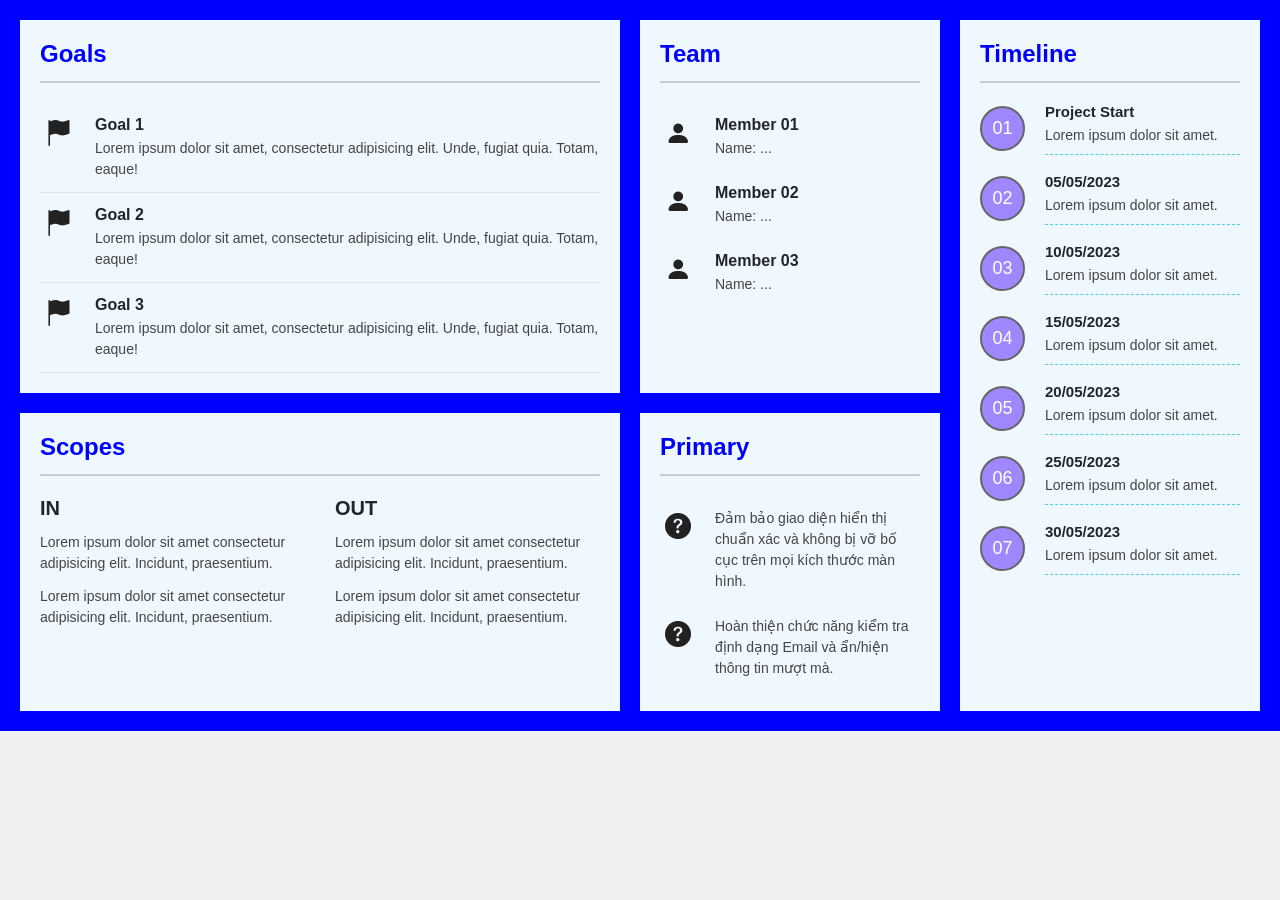
<file: digital-cv.html>
<!doctype html>
<html lang="vi">
  <head>
    <meta charset="UTF-8" />
    <meta name="viewport" content="width=device-width, initial-scale=1.0" />
    <title>Project Charter - Digital CV</title>
    <!-- Bootstrap 5 CSS -->
    <link
      href="https://cdn.jsdelivr.net/npm/bootstrap@5.0.2/dist/css/bootstrap.min.css"
      rel="stylesheet"
    />
    <!-- Bootstrap Icons -->
    <link
      rel="stylesheet"
      href="https://cdn.jsdelivr.net/npm/bootstrap-icons@1.11.3/font/bootstrap-icons.min.css"
    />
    <!-- Custom CSS -->
    <link rel="stylesheet" href="charter.css" />
  </head>
  <body>
    <div class="charter-container my-0">
      <!-- 1. GOALS -->
      <div class="charter-box goals">
        <h2 class="charter-title">Goals</h2>
        <div class="charter-item">
          <div class="charter-icon"><i class="bi bi-flag-fill"></i></div>
          <div class="charter-text">
            <h5>Goal 1</h5>
            <p>
              Lorem ipsum dolor sit amet, consectetur adipisicing elit. Unde,
              fugiat quia. Totam, eaque!
            </p>
          </div>
        </div>
        <div class="charter-item">
          <div class="charter-icon"><i class="bi bi-flag-fill"></i></div>
          <div class="charter-text">
            <h5>Goal 2</h5>
            <p>
              Lorem ipsum dolor sit amet, consectetur adipisicing elit. Unde,
              fugiat quia. Totam, eaque!
            </p>
          </div>
        </div>
        <div class="charter-item">
          <div class="charter-icon"><i class="bi bi-flag-fill"></i></div>
          <div class="charter-text">
            <h5>Goal 3</h5>
            <p>
              Lorem ipsum dolor sit amet, consectetur adipisicing elit. Unde,
              fugiat quia. Totam, eaque!
            </p>
          </div>
        </div>
      </div>

      <!-- 2. TEAM -->
      <div class="charter-box team">
        <h2 class="charter-title">Team</h2>
        <div class="charter-item no-border">
          <div class="charter-icon"><i class="bi bi-person-fill"></i></div>
          <div class="charter-text">
            <h5>Member 01</h5>
            <p>Name: ...</p>
          </div>
        </div>
        <div class="charter-item no-border">
          <div class="charter-icon"><i class="bi bi-person-fill"></i></div>
          <div class="charter-text">
            <h5>Member 02</h5>
            <p>Name: ...</p>
          </div>
        </div>
        <div class="charter-item no-border">
          <div class="charter-icon"><i class="bi bi-person-fill"></i></div>
          <div class="charter-text">
            <h5>Member 03</h5>
            <p>Name: ...</p>
          </div>
        </div>
      </div>

      <!-- 3. TIMELINE -->
      <div class="charter-box timeline">
        <h2 class="charter-title">Timeline</h2>
        <div class="timeline-item">
          <div class="timeline-number">01</div>
          <div class="timeline-content">
            <h5>Project Start</h5>
            <p>Lorem ipsum dolor sit amet.</p>
          </div>
        </div>
        <div class="timeline-item">
          <div class="timeline-number">02</div>
          <div class="timeline-content">
            <h5>05/05/2023</h5>
            <p>Lorem ipsum dolor sit amet.</p>
          </div>
        </div>
        <div class="timeline-item">
          <div class="timeline-number">03</div>
          <div class="timeline-content">
            <h5>10/05/2023</h5>
            <p>Lorem ipsum dolor sit amet.</p>
          </div>
        </div>
        <div class="timeline-item">
          <div class="timeline-number">04</div>
          <div class="timeline-content">
            <h5>15/05/2023</h5>
            <p>Lorem ipsum dolor sit amet.</p>
          </div>
        </div>
        <div class="timeline-item">
          <div class="timeline-number">05</div>
          <div class="timeline-content">
            <h5>20/05/2023</h5>
            <p>Lorem ipsum dolor sit amet.</p>
          </div>
        </div>
        <div class="timeline-item">
          <div class="timeline-number">06</div>
          <div class="timeline-content">
            <h5>25/05/2023</h5>
            <p>Lorem ipsum dolor sit amet.</p>
          </div>
        </div>
        <div class="timeline-item">
          <div class="timeline-number">07</div>
          <div class="timeline-content">
            <h5>30/05/2023</h5>
            <p>Lorem ipsum dolor sit amet.</p>
          </div>
        </div>
      </div>

      <!-- 4. SCOPES -->
      <div class="charter-box scopes">
        <h2 class="charter-title">Scopes</h2>
        <div class="scopes-grid">
          <div class="scope-col">
            <h4>IN</h4>
            <p>
              Lorem ipsum dolor sit amet consectetur adipisicing elit. Incidunt,
              praesentium.
            </p>
            <p>
              Lorem ipsum dolor sit amet consectetur adipisicing elit. Incidunt,
              praesentium.
            </p>
          </div>
          <div class="scope-col">
            <h4>OUT</h4>
            <p>
              Lorem ipsum dolor sit amet consectetur adipisicing elit. Incidunt,
              praesentium.
            </p>

            <p>
              Lorem ipsum dolor sit amet consectetur adipisicing elit. Incidunt,
              praesentium.
            </p>
          </div>
        </div>
      </div>

      <!-- 5. PRIMARY -->
      <div class="charter-box primary">
        <h2 class="charter-title">Primary</h2>
        <div class="charter-item no-border">
          <div class="charter-icon">
            <i class="bi bi-question-circle-fill"></i>
          </div>
          <div class="charter-text">
            <p>
              Đảm bảo giao diện hiển thị chuẩn xác và không bị vỡ bố cục trên
              mọi kích thước màn hình.
            </p>
          </div>
        </div>
        <div class="charter-item no-border">
          <div class="charter-icon">
            <i class="bi bi-question-circle-fill"></i>
          </div>
          <div class="charter-text">
            <p>
              Hoàn thiện chức năng kiểm tra định dạng Email và ẩn/hiện thông tin
              mượt mà.
            </p>
          </div>
        </div>
      </div>
    </div>
  </body>
</html>
</file>
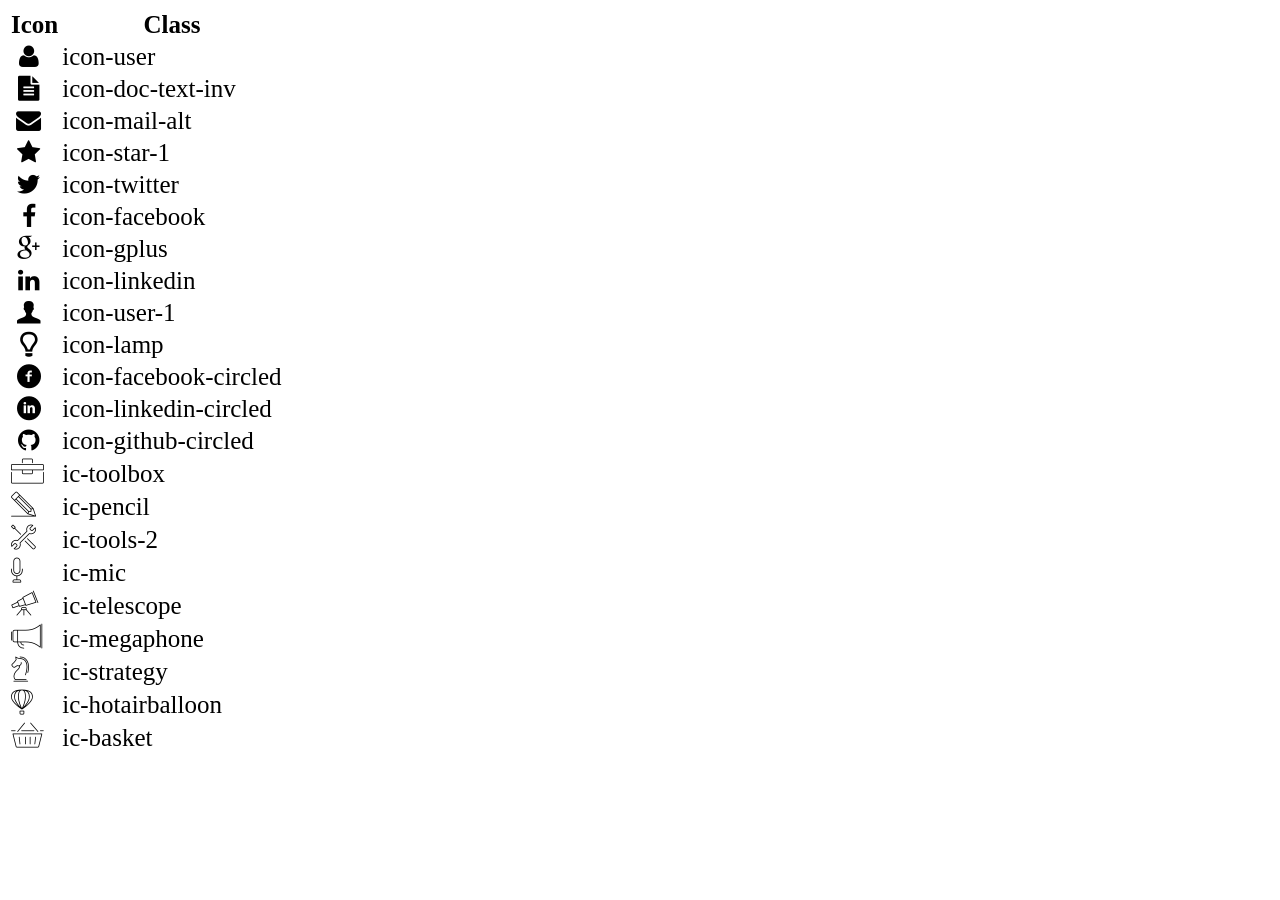
<file: icon-list.html>
<!DOCTYPE html>
<html lang="en">

<head>
    <meta charset="UTF-8">
    <meta http-equiv="X-UA-Compatible" content="IE=edge">
    <meta name="viewport" content="width=device-width, initial-scale=1.0">
    <link rel="stylesheet" href="css/font.css">
    <title>Icon List</title>
</head>

<body>
    <table style="font-size: 25px;">
        <thead>
            <tr>
                <th>Icon</th>
                <th>Class</th>
            </tr>
        </thead>
        <tbody>
            <tr>
                <td><i class="icon-user"></i></td>
                <td>icon-user</td>
            </tr>
            <tr>
                <td><i class="icon-doc-text-inv"></i></td>
                <td>icon-doc-text-inv</td>
            </tr>
            <tr>
                <td><i class="icon-mail-alt"></i></td>
                <td>icon-mail-alt</td>
            </tr>
            <tr>
                <td><i class="icon-star-1"></i></td>
                <td>icon-star-1</td>
            </tr>
            <tr>
                <td><i class="icon-twitter"></i></td>
                <td>icon-twitter</td>
            </tr>
            <tr>
                <td><i class="icon-facebook"></i></td>
                <td>icon-facebook</td>
            </tr>
            <tr>
                <td><i class="icon-gplus"></i></td>
                <td>icon-gplus</td>
            </tr>
            <tr>
                <td><i class="icon-linkedin"></i></td>
                <td>icon-linkedin</td>
            </tr>
            <tr>
                <td><i class="icon-user-1"></i></td>
                <td>icon-user-1</td>
            </tr>
            <tr>
                <td><i class="icon-lamp"></i></td>
                <td>icon-lamp</td>
            </tr>
            <tr>
                <td><i class="icon-facebook-circled"></i></td>
                <td>icon-facebook-circled</td>
            </tr>
            <tr>
                <td><i class="icon-linkedin-circled"></i></td>
                <td>icon-linkedin-circled</td>
            </tr>
            <tr>
                <td><i class="icon-github-circled"></i></td>
                <td>icon-github-circled</td>
            </tr>
            <tr>
                <td><i class="ic-toolbox"></i></td>
                <td>ic-toolbox</td>
            </tr>
            <tr>
                <td><i class="ic-pencil"></i></td>
                <td>ic-pencil</td>
            </tr>
            <tr>
                <td><i class="ic-tools-2"></i></td>
                <td>ic-tools-2</td>
            </tr>

            <tr>
                <td><i class="ic-mic"></i></td>
                <td>ic-mic</td>
            </tr>
            <tr>
                <td><i class="ic-telescope"></i></td>
                <td>ic-telescope</td>
            </tr>
            <tr>
                <td><i class="ic-megaphone"></i></td>
                <td>ic-megaphone</td>
            </tr>
            <tr>
                <td><i class="ic-strategy"></i></td>
                <td>ic-strategy</td>
            </tr>
            <tr>
                <td><i class="ic-hotairballoon"></i></td>
                <td>ic-hotairballoon</td>
            </tr>
            <tr>
                <td><i class="ic-basket"></i></td>
                <td>ic-basket</td>
            </tr>
        </tbody>
    </table>
</body>

</html>
</file>
<file: style.css>
* {
  font-family: sans-serif;
  margin: 0;
  padding: 0;
  /* outline: 2px solid red; */
}
.hide {
  display: none !important;
}
a {
  text-decoration: none;
  color: black;
}
.display-inline {
  display: inline;
}
#evbutimg {
  position: absolute;
  top: 600px;
}
.blue-background {
  background-color: #199cdb;
  border: 1px solid #199cdb;
  font-size: 1px;
  border-radius: 25px;
}
.gray-background {
  background-color: #f3f3f3;
  border: 1px solid #f3f3f3;
  font-size: 1px;
  border-radius: 25px;
}
.img1 {
  height: 600px;
  width: 100%;
  object-fit: cover;
  /* overflow: hidden; */
  /* clip-path: inset(0 0 30% 0); */
}
.icon-1 {
  color: rgb(0, 162, 255);
}
.containerimg {
  position: relative;
  text-align: center;
  color: white;
}
#text-el1 {
  position: absolute;
  top: 20%;
  left: 50%;
  transform: translate(-50%, -50%);
  font-size: 40px;
}
#text-el2 {
  position: absolute;
  top: 25%;
  left: 50%;
  transform: translate(-50%, -50%);
  color: #c8c7c8;
}
#text-el3 {
  border-left: solid 1px #e0e0e0;
  border-right: solid 1px #e0e0e0;
  padding: 25px 50px 25px 50px;
  margin: 0;
}
#text-el4 {
  border-right: solid 1px #e0e0e0;
  padding: 25px 50px 25px 50px;

  margin: 0;
}
#text-el5 {
  /* border-right:solid 1px gray; */
  padding: 00px 50px 0px 50px;
  margin: 0;
  flex-direction: column;
  text-align: center;
  font-size: 27px;
}
#text-el6 {
  font-size: smaller;
  /* padding: 0px calc(50% - 61.4585px) 0px calc(50% - 61.4585px); */
  padding: 0px calc(50% - 65px) 0px calc(50% - 65px);
  color: #b6b6b6;
}
#text-el7 {
  border-right: solid 1px #e0e0e0;
  border-left: solid 1px #e0e0e0;
  padding: 25px 50px 25px 50px;
  margin: 0;
}
#text-el8 {
  border-right: solid 1px #e0e0e0;
  padding: 25px 50px 25px 50px;
  margin: 0;
}
/* #cont2 {
  display: grid;
  } */
#text-el9 {
  /* font-weight: bold; */
  font-size: 30px;
  margin: 70px 0px 30px 0px;
  color: black;
}
#text-el10 {
  font-weight: lighter;
  color: #646464;
  margin-bottom: 115px;
}
#navigation {
  display: flex;
  justify-content: center;
  align-items: center;
  background-color: white;

  /* gap:-4px */
}
.career-goals {
  /* width: calc(50% - 100px); */
  min-height: 370px;
  background-color: #f5f5f5;
  padding: 0 50px 0 50px;
}
#personal-info {
  /* width: calc(50% - 100px); */
  min-height: 370px;
  background-color: #f0f0f0;
  padding: 0 50px 0 50px;
}
.sec1 {
  display: grid;
  grid-template-columns: 1fr 1fr;
  /* grid-template-rows: 1; */
}
#text-el11 {
  /* font-weight: bold; */
  display: inline-block;
  font-size: 30px;
  margin: 70px 0px 30px 0px;
}
#text-el12 {
  display: block;
  margin-bottom: 10px;
}
#text-el13 {
  display: block;
  margin-bottom: 10px;
}
#text-el14 {
  display: block;
  margin-bottom: 10px;
}
#text-el15 {
  display: block;
  margin-bottom: 10px;
}
#text-el16 {
  display: block;
  margin-bottom: 10px;
}
#text-el17 {
  display: block;
  margin-bottom: 10px;
}
#specel1 {
  display: inline;
  border-radius: 5px;
  background-color: rgb(0, 153, 255);
  padding: 0px 15px 0px 15px;
  color: white;
}
#career-info {
  display: grid;
  grid-template-columns: repeat(3, 500px);
  grid-template-rows: 2;
  gap: 20px;
  margin: 50px calc(50% - 725px) 50px calc(50% - 725px);

  max-width: 1550px;
}
#experience {
  border: solid 1px #e0e0e0;
  overflow-wrap: break-word;
  padding: 60px 50px 100px 50px;
}
#education {
  border: solid 1px #e0e0e0;
  overflow-wrap: break-word;
  padding: 60px 50px 100px 50px;
}
#activities {
  border: solid 1px #e0e0e0;
  overflow-wrap: break-word;
  padding: 60px 50px 100px 50px;
}
#hobbies {
  border: solid 1px #e0e0e0;
  overflow-wrap: break-word;
  padding: 60px 30px 100px 30px;
}
#languages {
  border: solid 1px #e0e0e0;
  overflow-wrap: break-word;
  padding: 60px 50px 100px 50px;
}
#skills {
  border: solid 1px #e0e0e0;
  overflow-wrap: break-word;
  padding: 60px 50px 100px 50px;
}
.texticonduo1 {
  display: flex;
  justify-content: space-between;
  gap: 1px;
  align-items: center;
  font-size: 20px;
}
.icon-2 {
  font-size: 50px;
}
.hobbies-content {
  margin: 20px 20px 20px 20px;
  display: grid;
  grid-template-columns: repeat(4, 1fr);
  grid-template-rows: 2;
  align-items: center;
  justify-content: center;
}
#icon-3 {
  height: 50px;
  width: 50px;
  color: rgb(0, 153, 255);
  font-size: 30px;
  border: 1px solid rgb(0, 153, 255);
  border-radius: 50px;
  display: flex;
  align-items: center;
  justify-content: center;
}
#certificates {
  padding: 50px 0;
  background-color: #f7f7f7;
}
#content {
  display: grid;
  grid-template-columns: repeat(2, 1fr);
  max-width: 1550px;
  /* margin:0px auto 0px auto; */
  gap: 30px;
}
.cert-img {
  width: 300px;
  max-width: 300px;
  height: 150px;
  margin-right: 20px;
}
.cert-item {
  display: flex;
  margin: 5px 0;
  font-size: 14px;
  color: #666;
  padding: 20px 20px 20px 20px;
}
.cert-item1 {
  border-right: solid 1px #d17d00;
}
.cert-item3 {
  grid-column: span 2;
  border-top: solid 1px #d17d00;
}
.title {
  font-size: 35px;
  padding: 20px;
}

/* .project-grid {
  display: grid;
  grid-template-columns: repeat(3, 1fr);
  gap: 30px;
}



.projects {
  padding: 50px calc(50% - 725px) 50px calc(50% - 725px);
}

.project-img {
  width: 450px;
  height: auto;
  display: block;
}
*/
.project-card {
  border: 1px solid #e0e0e0;
  background-color: #fff;
  display: flex;
  flex-direction: column;
}
.project-content {
  padding: 20px;
}
.project-title {
  margin-top: 0;
  margin-bottom: 15px;
  font-size: 16px;
  color: #333;
  text-transform: uppercase;
}

/* 
.project-tags {
  display: flex;
  align-items: center;
  gap: 15px;
  margin-bottom: 20px;
  padding-bottom: 20px;
  border-bottom: 1px solid #e0e0e0;
  font-size: 14px;
  color: #666;
} */
.projects {
  /* padding: 50px max(20px, calc(50% - 725px)); */
  padding: 50px 20px;
}

.project-grid {
  display: grid;
  grid-template-columns: repeat(3, minmax(0, 1fr));
  gap: 30px;
}

.project-img {
  width: 100%; /* Replaces 450px so images shrink with the card */
  height: auto;
  display: block;
}

.project-tags {
  display: flex;
  flex-wrap: wrap; /* Prevents tags from overflowing on smaller screens */
  align-items: center;
  gap: 10px;
  margin-bottom: 20px;
  padding-bottom: 20px;
  border-bottom: 1px solid #e0e0e0;
  font-size: 14px;
  color: #666;
}

.tag-year {
  background-color: #1ba0e2;
  color: white;
  padding: 3px 12px;
  border-radius: 20px;
  font-size: 12px;
  font-weight: bold;
}

.project-tags i {
  font-size: 16px;
  margin-right: 5px;
  color: #666;
}

.project-details {
  width: 100%;
  border-collapse: collapse;
}

.project-details td {
  padding: 10px 0;
  vertical-align: top;
  font-size: 14px;
  color: #555;
  border-bottom: 1px solid #f0f0f0;
}

.project-details tr:last-child td {
  border-bottom: none;
  padding-bottom: 0;
}

.detail-label {
  width: 30%;
  font-weight: normal;
  color: #666;
}

.footer {
  background-color: #f7f7f7;
  padding: 40px 0;
  margin-top: 60px;
  text-align: center;
  border-top: 1px solid #e0e0e0;
}

.footer-content {
  display: flex;
  justify-content: center;
  align-items: center;
  gap: 30px;
  padding: 50px 0 50px 0;
  background-color: #f7f7f7;
}

.footer-link {
  display: flex;
  align-items: center;
  color: #888;
  text-decoration: none;
  font-size: 15px;
  transition: color 0.3s ease;
}

#navigation a:active {
  background-color: #199cdb;
}
.footer-link:hover {
  color: #1ba0e2;
}

.footer-link i {
  font-size: 24px;
  color: #1ba0e2;
  margin-right: 8px;
}
.skill-heading {
  /* font-weight: bold; */
  font-size: 30px;
}

/* Prevents closed cards from stretching when a neighbor card opens */
#career-info {
  align-items: start;
}

/* Reduces the huge 100px bottom padding so collapsed cards look compact */
#experience,
#education,
#activities,
#hobbies,
#languages,
#skills {
  padding: 30px 40px;
}

/* Styles the View More / View Less button and hides it by default */
.view-more-btn {
  display: none;
  background-color: #f5e6a8;
  color: #333;
  border: none;
  border-radius: 20px;
  padding: 6px 20px;
  font-size: 13px;
  font-weight: bold;
  text-transform: uppercase;
  cursor: pointer;
  margin-top: 15px;
}

/* Shows the button when hovering over the card */
.career-card:hover .view-more-btn {
  display: inline-block;
}

.section-content {
  margin-top: 25px;
}

/* ======================================================================================================================================================================== */
/* pc 1675*/
@media (max-width: 1675px) {
  #career-info {
    display: grid;
    grid-template-columns: minmax(0, 1fr) minmax(0, 1fr);
    margin: 50px 20px;
    grid-template-rows: auto;
  }
}
/* ======================================================================================================================================================================== */
/* pc 1042*/
@media (max-width: 1042px) {
  .cert-img {
    margin: 10px;
    width: 250px;
    max-width: 250px;
  }
}

/* ======================================================================================================================================================================== */
/* pc - tablet 1000 */
@media (max-width: 1000px) {
  .cert-item1 {
    border-right: solid 1px #d17d00;
  }
  #certificates {
    padding: 40px 20px;
  }

  /* Stack image above text on tablet so the 300px image doesn't push text off-screen */
  .cert-item {
    flex-direction: column;
    font-size: 13px; /* Directly overrides the 14px rule */
  }

  .cert-info h4 {
    font-size: 16px; /* Directly overrides Bootstrap's h4 size */
    margin-top: 15px;
  }

  .cert-img {
    width: 100%; /* Allows the image to shrink to fit the tablet column */
    margin-right: 0;
  }
}
/* ======================================================================================================================================================================== */
/* tablet */
@media (max-width: 768px) {
  #cont2 {
    display: none;
  }
  .sec1 {
    display: grid;
    grid-template-columns: minmax(0, 1fr) minmax(0, 1fr);
    /* grid-template-rows: 1; */
  }
  #career-info {
    display: grid;
    grid-template-columns: 1fr 1fr;
    grid-template-rows: auto;
    margin: 20px;
    font-size: small;
    text-wrap: wrap;
  }
  .containerimg {
    text-wrap: nowrap;
  }
  /* #text-el8 {
    margin-right: 50px;
  } */
  #certificates {
    padding: 40px 20px;
  }

  /* Stack image above text on tablet so the 300px image doesn't push text off-screen */
  .cert-item {
    flex-direction: column;
    font-size: 13px; /* Directly overrides the 14px rule */
  }

  .cert-info h4 {
    font-size: 16px; /* Directly overrides Bootstrap's h4 size */
    margin-top: 15px;
  }

  .cert-img {
    width: 100%; /* Allows the image to shrink to fit the tablet column */
    margin-right: 0;
  }
  .project-img {
    width: 100%; /* Allows the image to shrink to fit the tablet column */
    margin-right: 0;
  }
  .projects {
    padding: 40px 20px;
  }

  .project-grid {
    grid-template-columns: repeat(3, minmax(0, 1fr));
    gap: 15px;
  }

  .project-content {
    padding: 15px;
  }

  .project-details td {
    font-size: 13px;
  }
}
/* ======================================================================================================================================================================== */
/* phone */
@media (max-width: 650px) {
  /* *{
    margin:0;
    padding: 0;
  } */
  #text-el1 {
    margin-top: 100px;
  }
  #text-el2 {
    margin-top: 150px;
  }
  #cont2 {
    display: none;
  }
  #navigation {
    display: block;
    text-align: center;
  }
  #navigation a {
    display: block;
    padding: 30px;
    font-size: 20px;
  }

  .sec1 {
    display: block;
  }
  #personal-info {
    margin: 0;
    max-width: 100vw;
    text-align: center;
    padding: 0;
    padding-bottom: 40px;
  }
  .career-goals {
    max-width: 100vw;
    max-width: 100vw;
    padding-top: 50px;
    padding-bottom: 30px;
    /* padding: 0; */
  }
  /* #text-el3{
    margin: 0;
    padding: 0;
  }
  #text-el4{
    margin: 0;
    padding: 0;
  }
  #text-el7{
    margin: 0;
    padding: 0;
  }
  #text-el8{
    margin: 0;
    padding: 0;
  } */
  #text-el8 {
    margin: 0;
  }
  .img1 {
    max-width: 650px;
    height: 600px;
    object-fit: cover;
  }

  #career-info {
    display: grid;
    grid-template-columns: 1fr;
    grid-template-rows: auto;
    /* gap:0; */
    margin: 0px;
    font-size: small;
    text-wrap: wrap;
  }
  #experience,
  #education,
  #activities,
  #hobbies,
  #languages,
  #skills {
    font-size: small;
    /* padding: 0; */
    text-wrap: wrap;
  }

  #certificates {
    text-align: center;
  }
  #content {
    display: flex;
    flex-direction: column;
  }
  .cert-item {
    display: block;
    border-bottom: #e79b9b solid 1px;
  }
  .cert-item1 {
    border: none;
    border-bottom: #e79b9b solid 1px;
  }
  .cert-item2 {
    border: none;
    border-bottom: #e79b9b solid 1px;
  }
  .cert-item3 {
    border: none;
    border-bottom: #e79b9b solid 1px;
  }
  .cert-img {
    margin-bottom: 20px;
  }
  .project-img {
    margin-bottom: 20px;
  }
  .projects {
    padding: 30px 20px;
  }

  .project-grid {
    grid-template-columns: minmax(0, 1fr);
    gap: 25px;
  }
}
</file>
<file: css/font.css>
@font-face {
	font-family: 'open_sanslight';
	src: url('../fonts/OpenSans-Light-webfont.eot');
	src: url('../fonts/OpenSans-Light-webfont.eot#iefix') format('embedded-opentype'),
		url('../fonts/OpenSans-Light-webfont.woff') format('woff'),
		url('../fonts/OpenSans-Light-webfont.ttf') format('truetype'),
		url('../fonts/OpenSans-Light-webfont.svg#open_sanslight') format('svg');
	font-weight: normal;
	font-style: normal;

}

@font-face {
	font-family: 'open_sansitalic';
	src: url('../fonts/OpenSans-Italic-webfont.eot');
	src: url('../fonts/OpenSans-Italic-webfont.eot#iefix') format('embedded-opentype'),
		url('../fonts/OpenSans-Italic-webfont.woff') format('woff'),
		url('../fonts/OpenSans-Italic-webfont.ttf') format('truetype'),
		url('../fonts/OpenSans-Italic-webfont.svg#open_sansitalic') format('svg');
	font-weight: normal;
	font-style: normal;

}

@font-face {
	font-family: 'open_sanssemibold';
	src: url('../fonts/OpenSans-Semibold-webfont.eot');
	src: url('../fonts/OpenSans-Semibold-webfont.eot#iefix') format('embedded-opentype'),
		url('../fonts/OpenSans-Semibold-webfont.woff') format('woff'),
		url('../fonts/OpenSans-Semibold-webfont.ttf') format('truetype'),
		url('../fonts/OpenSans-Semibold-webfont.svg#open_sanssemibold') format('svg');
	font-weight: normal;
	font-style: normal;

}


@font-face {
	font-family: 'open_sanslight_italic';
	src: url('../fonts/OpenSans-LightItalic-webfont.eot');
	src: url('../fonts/OpenSans-LightItalic-webfont.eot#iefix') format('embedded-opentype'),
		url('../fonts/OpenSans-LightItalic-webfont.woff') format('woff'),
		url('../fonts/OpenSans-LightItalic-webfont.ttf') format('truetype'),
		url('../fonts/OpenSans-LightItalic-webfont.svg#open_sanslight_italic') format('svg');
	font-weight: normal;
	font-style: normal;

}

@font-face {
	font-family: 'open_sansregular';
	src: url('../fonts/OpenSans-Regular-webfont.eot');
	src: url('../fonts/OpenSans-Regular-webfont.eot#iefix') format('embedded-opentype'),
		url('../fonts/OpenSans-Regular-webfont.woff') format('woff'),
		url('../fonts/OpenSans-Regular-webfont.ttf') format('truetype'),
		url('../fonts/OpenSans-Regular-webfont.svg#open_sansregular') format('svg');
	font-weight: normal;
	font-style: normal;

}


@font-face {
	font-family: 'fontello';
	src: url('../fonts/fontello.eot');
	src: url('../fonts/fontello.eot#iefix') format('embedded-opentype'),
		url('../fonts/fontello.woff') format('woff'),
		url('../fonts/fontello.ttf') format('truetype'),
		url('../fonts/fontello.svg#fontello') format('svg');
	font-weight: normal;
	font-style: normal;
}

[class^="icon-"]:before,
[class*=" icon-"]:before {
	font-family: "fontello";
	font-style: normal;
	font-weight: normal;
	speak: none;

	display: inline-block;
	text-decoration: inherit;
	width: 1em;
	margin-right: .2em;
	text-align: center;
	/* opacity: .8; */

	/* For safety - reset parent styles, that can break glyph codes*/
	font-variant: normal;
	text-transform: none;

	/* fix buttons height, for twitter bootstrap */
	line-height: 1em;

	/* Animation center compensation - margins should be symmetric */
	/* remove if not needed */
	margin-left: .2em;

	/* you can be more comfortable with increased icons size */
	/* font-size: 120%; */

	/* Font smoothing. That was taken from TWBS */
	-webkit-font-smoothing: antialiased;
	-moz-osx-font-smoothing: grayscale;

	/* Uncomment for 3D effect */
	/* text-shadow: 1px 1px 1px rgba(127, 127, 127, 0.3); */
}

.icon-emo-happy:before {
	content: '\e800';
}

/* '' */
.icon-emo-wink:before {
	content: '\e801';
}

/* '' */
.icon-emo-wink2:before {
	content: '\e802';
}

/* '' */
.icon-emo-unhappy:before {
	content: '\e803';
}

/* '' */
.icon-emo-sleep:before {
	content: '\e804';
}

/* '' */
.icon-emo-thumbsup:before {
	content: '\e805';
}

/* '' */
.icon-emo-devil:before {
	content: '\e806';
}

/* '' */
.icon-emo-surprised:before {
	content: '\e807';
}

/* '' */
.icon-emo-tongue:before {
	content: '\e808';
}

/* '' */
.icon-emo-coffee:before {
	content: '\e809';
}

/* '' */
.icon-emo-sunglasses:before {
	content: '\e80a';
}

/* '' */
.icon-emo-displeased:before {
	content: '\e80b';
}

/* '' */
.icon-emo-beer:before {
	content: '\e80c';
}

/* '' */
.icon-emo-grin:before {
	content: '\e80d';
}

/* '' */
.icon-emo-angry:before {
	content: '\e80e';
}

/* '' */
.icon-emo-saint:before {
	content: '\e80f';
}

/* '' */
.icon-emo-cry:before {
	content: '\e810';
}

/* '' */
.icon-emo-shoot:before {
	content: '\e811';
}

/* '' */
.icon-emo-squint:before {
	content: '\e812';
}

/* '' */
.icon-emo-laugh:before {
	content: '\e813';
}

/* '' */
.icon-spin1:before {
	content: '\e814';
}

/* '' */
.icon-spin2:before {
	content: '\e815';
}

/* '' */
.icon-spin3:before {
	content: '\e816';
}

/* '' */
.icon-spin4:before {
	content: '\e817';
}

/* '' */
.icon-spin5:before {
	content: '\e818';
}

/* '' */
.icon-spin6:before {
	content: '\e819';
}

/* '' */
.icon-firefox:before {
	content: '\e81a';
}

/* '' */
.icon-chrome:before {
	content: '\e81b';
}

/* '' */
.icon-opera:before {
	content: '\e81c';
}

/* '' */
.icon-ie:before {
	content: '\e81d';
}

/* '' */
.icon-crown:before {
	content: '\e81e';
}

/* '' */
.icon-crown-plus:before {
	content: '\e81f';
}

/* '' */
.icon-crown-minus:before {
	content: '\e820';
}

/* '' */
.icon-marquee:before {
	content: '\e821';
}

/* '' */
.icon-glass:before {
	content: '\e822';
}

/* '' */
.icon-music:before {
	content: '\e823';
}

/* '' */
.icon-search:before {
	content: '\e824';
}

/* '' */
.icon-mail:before {
	content: '\e825';
}

/* '' */
.icon-mail-alt:before {
	content: '\e826';
}

/* '' */
.icon-mail-squared:before {
	content: '\e827';
}

/* '' */
.icon-heart:before {
	content: '\e828';
}

/* '' */
.icon-heart-empty:before {
	content: '\e829';
}

/* '' */
.icon-star-1:before {
	content: '\e82a';
}

/* '' */
.icon-star-empty-1:before {
	content: '\e82b';
}

/* '' */
.icon-star-half:before {
	content: '\e82c';
}

/* '' */
.icon-star-half-alt:before {
	content: '\e82d';
}

/* '' */
.icon-user:before {
	content: '\e82e';
}

/* '' */
.icon-user-plus:before {
	content: '\e82f';
}

/* '' */
.icon-user-times:before {
	content: '\e830';
}

/* '' */
.icon-users:before {
	content: '\e831';
}

/* '' */
.icon-male:before {
	content: '\e832';
}

/* '' */
.icon-female:before {
	content: '\e833';
}

/* '' */
.icon-child:before {
	content: '\e834';
}

/* '' */
.icon-user-secret:before {
	content: '\e835';
}

/* '' */
.icon-video:before {
	content: '\e836';
}

/* '' */
.icon-videocam:before {
	content: '\e837';
}

/* '' */
.icon-picture:before {
	content: '\e838';
}

/* '' */
.icon-camera:before {
	content: '\e839';
}

/* '' */
.icon-camera-alt:before {
	content: '\e83a';
}

/* '' */
.icon-th-large:before {
	content: '\e83b';
}

/* '' */
.icon-th:before {
	content: '\e83c';
}

/* '' */
.icon-th-list:before {
	content: '\e83d';
}

/* '' */
.icon-ok:before {
	content: '\e83e';
}

/* '' */
.icon-ok-circled:before {
	content: '\e83f';
}

/* '' */
.icon-ok-circled2:before {
	content: '\e840';
}

/* '' */
.icon-ok-squared:before {
	content: '\e841';
}

/* '' */
.icon-cancel:before {
	content: '\e842';
}

/* '' */
.icon-cancel-circled:before {
	content: '\e843';
}

/* '' */
.icon-cancel-circled2:before {
	content: '\e844';
}

/* '' */
.icon-plus:before {
	content: '\e845';
}

/* '' */
.icon-plus-circled:before {
	content: '\e846';
}

/* '' */
.icon-plus-squared:before {
	content: '\e847';
}

/* '' */
.icon-plus-squared-alt:before {
	content: '\e848';
}

/* '' */
.icon-minus:before {
	content: '\e849';
}

/* '' */
.icon-minus-circled:before {
	content: '\e84a';
}

/* '' */
.icon-minus-squared:before {
	content: '\e84b';
}

/* '' */
.icon-minus-squared-alt:before {
	content: '\e84c';
}

/* '' */
.icon-help:before {
	content: '\e84d';
}

/* '' */
.icon-help-circled:before {
	content: '\e84e';
}

/* '' */
.icon-info-circled:before {
	content: '\e84f';
}

/* '' */
.icon-info:before {
	content: '\e850';
}

/* '' */
.icon-home:before {
	content: '\e851';
}

/* '' */
.icon-link:before {
	content: '\e852';
}

/* '' */
.icon-unlink:before {
	content: '\e853';
}

/* '' */
.icon-link-ext:before {
	content: '\e854';
}

/* '' */
.icon-link-ext-alt:before {
	content: '\e855';
}

/* '' */
.icon-attach:before {
	content: '\e856';
}

/* '' */
.icon-lock:before {
	content: '\e857';
}

/* '' */
.icon-lock-open:before {
	content: '\e858';
}

/* '' */
.icon-lock-open-alt:before {
	content: '\e859';
}

/* '' */
.icon-pin:before {
	content: '\e85a';
}

/* '' */
.icon-eye:before {
	content: '\e85b';
}

/* '' */
.icon-eye-off:before {
	content: '\e85c';
}

/* '' */
.icon-tag-1:before {
	content: '\e85d';
}

/* '' */
.icon-tags:before {
	content: '\e85e';
}

/* '' */
.icon-bookmark:before {
	content: '\e85f';
}

/* '' */
.icon-bookmark-empty:before {
	content: '\e860';
}

/* '' */
.icon-flag:before {
	content: '\e861';
}

/* '' */
.icon-flag-empty:before {
	content: '\e862';
}

/* '' */
.icon-flag-checkered:before {
	content: '\e863';
}

/* '' */
.icon-thumbs-up:before {
	content: '\e864';
}

/* '' */
.icon-thumbs-down:before {
	content: '\e865';
}

/* '' */
.icon-thumbs-up-alt:before {
	content: '\e866';
}

/* '' */
.icon-thumbs-down-alt:before {
	content: '\e867';
}

/* '' */
.icon-download:before {
	content: '\e868';
}

/* '' */
.icon-upload:before {
	content: '\e869';
}

/* '' */
.icon-download-cloud:before {
	content: '\e86a';
}

/* '' */
.icon-upload-cloud:before {
	content: '\e86b';
}

/* '' */
.icon-reply:before {
	content: '\e86c';
}

/* '' */
.icon-reply-all:before {
	content: '\e86d';
}

/* '' */
.icon-forward:before {
	content: '\e86e';
}

/* '' */
.icon-quote-left:before {
	content: '\e86f';
}

/* '' */
.icon-quote-right:before {
	content: '\e870';
}

/* '' */
.icon-code:before {
	content: '\e871';
}

/* '' */
.icon-export:before {
	content: '\e872';
}

/* '' */
.icon-export-alt:before {
	content: '\e873';
}

/* '' */
.icon-share:before {
	content: '\e874';
}

/* '' */
.icon-share-squared:before {
	content: '\e875';
}

/* '' */
.icon-pencil:before {
	content: '\e876';
}

/* '' */
.icon-pencil-squared:before {
	content: '\e877';
}

/* '' */
.icon-edit:before {
	content: '\e878';
}

/* '' */
.icon-print:before {
	content: '\e879';
}

/* '' */
.icon-retweet:before {
	content: '\e87a';
}

/* '' */
.icon-keyboard:before {
	content: '\e87b';
}

/* '' */
.icon-gamepad:before {
	content: '\e87c';
}

/* '' */
.icon-comment:before {
	content: '\e87d';
}

/* '' */
.icon-chat:before {
	content: '\e87e';
}

/* '' */
.icon-comment-empty:before {
	content: '\e87f';
}

/* '' */
.icon-chat-empty:before {
	content: '\e880';
}

/* '' */
.icon-bell:before {
	content: '\e881';
}

/* '' */
.icon-bell-alt:before {
	content: '\e882';
}

/* '' */
.icon-bell-off:before {
	content: '\e883';
}

/* '' */
.icon-bell-off-empty:before {
	content: '\e884';
}

/* '' */
.icon-attention-alt:before {
	content: '\e885';
}

/* '' */
.icon-attention:before {
	content: '\e886';
}

/* '' */
.icon-attention-circled:before {
	content: '\e887';
}

/* '' */
.icon-location:before {
	content: '\e888';
}

/* '' */
.icon-direction:before {
	content: '\e889';
}

/* '' */
.icon-compass:before {
	content: '\e88a';
}

/* '' */
.icon-trash:before {
	content: '\e88b';
}

/* '' */
.icon-trash-empty:before {
	content: '\e88c';
}

/* '' */
.icon-doc:before {
	content: '\e88d';
}

/* '' */
.icon-docs:before {
	content: '\e88e';
}

/* '' */
.icon-doc-text:before {
	content: '\e88f';
}

/* '' */
.icon-doc-inv:before {
	content: '\e890';
}

/* '' */
.icon-doc-text-inv:before {
	content: '\e891';
}

/* '' */
.icon-file-pdf:before {
	content: '\e892';
}

/* '' */
.icon-file-word:before {
	content: '\e893';
}

/* '' */
.icon-file-excel:before {
	content: '\e894';
}

/* '' */
.icon-file-powerpoint:before {
	content: '\e895';
}

/* '' */
.icon-file-image:before {
	content: '\e896';
}

/* '' */
.icon-file-archive:before {
	content: '\e897';
}

/* '' */
.icon-file-audio:before {
	content: '\e898';
}

/* '' */
.icon-file-video:before {
	content: '\e899';
}

/* '' */
.icon-file-code:before {
	content: '\e89a';
}

/* '' */
.icon-folder:before {
	content: '\e89b';
}

/* '' */
.icon-folder-open:before {
	content: '\e89c';
}

/* '' */
.icon-folder-empty:before {
	content: '\e89d';
}

/* '' */
.icon-folder-open-empty:before {
	content: '\e89e';
}

/* '' */
.icon-box:before {
	content: '\e89f';
}

/* '' */
.icon-rss:before {
	content: '\e8a0';
}

/* '' */
.icon-rss-squared:before {
	content: '\e8a1';
}

/* '' */
.icon-phone:before {
	content: '\e8a2';
}

/* '' */
.icon-phone-squared:before {
	content: '\e8a3';
}

/* '' */
.icon-fax:before {
	content: '\e8a4';
}

/* '' */
.icon-menu:before {
	content: '\e8a5';
}

/* '' */
.icon-cog:before {
	content: '\e8a6';
}

/* '' */
.icon-cog-alt:before {
	content: '\e8a7';
}

/* '' */
.icon-wrench:before {
	content: '\e8a8';
}

/* '' */
.icon-sliders:before {
	content: '\e8a9';
}

/* '' */
.icon-basket:before {
	content: '\e8aa';
}

/* '' */
.icon-cart-plus:before {
	content: '\e8ab';
}

/* '' */
.icon-cart-arrow-down:before {
	content: '\e8ac';
}

/* '' */
.icon-calendar:before {
	content: '\e8ad';
}

/* '' */
.icon-calendar-empty:before {
	content: '\e8ae';
}

/* '' */
.icon-login:before {
	content: '\e8af';
}

/* '' */
.icon-logout:before {
	content: '\e8b0';
}

/* '' */
.icon-mic:before {
	content: '\e8b1';
}

/* '' */
.icon-mute:before {
	content: '\e8b2';
}

/* '' */
.icon-volume-off:before {
	content: '\e8b3';
}

/* '' */
.icon-volume-down:before {
	content: '\e8b4';
}

/* '' */
.icon-volume-up:before {
	content: '\e8b5';
}

/* '' */
.icon-headphones:before {
	content: '\e8b6';
}

/* '' */
.icon-clock:before {
	content: '\e8b7';
}

/* '' */
.icon-lightbulb:before {
	content: '\e8b8';
}

/* '' */
.icon-block:before {
	content: '\e8b9';
}

/* '' */
.icon-resize-full:before {
	content: '\e8ba';
}

/* '' */
.icon-resize-full-alt:before {
	content: '\e8bb';
}

/* '' */
.icon-resize-small:before {
	content: '\e8bc';
}

/* '' */
.icon-resize-vertical:before {
	content: '\e8bd';
}

/* '' */
.icon-resize-horizontal:before {
	content: '\e8be';
}

/* '' */
.icon-move:before {
	content: '\e8bf';
}

/* '' */
.icon-zoom-in:before {
	content: '\e8c0';
}

/* '' */
.icon-zoom-out:before {
	content: '\e8c1';
}

/* '' */
.icon-down-circled2:before {
	content: '\e8c2';
}

/* '' */
.icon-up-circled2:before {
	content: '\e8c3';
}

/* '' */
.icon-left-circled2:before {
	content: '\e8c4';
}

/* '' */
.icon-right-circled2:before {
	content: '\e8c5';
}

/* '' */
.icon-down-dir:before {
	content: '\e8c6';
}

/* '' */
.icon-up-dir:before {
	content: '\e8c7';
}

/* '' */
.icon-left-dir:before {
	content: '\e8c8';
}

/* '' */
.icon-right-dir:before {
	content: '\e8c9';
}

/* '' */
.icon-down-open:before {
	content: '\e8ca';
}

/* '' */
.icon-left-open:before {
	content: '\e8cb';
}

/* '' */
.icon-right-open:before {
	content: '\e8cc';
}

/* '' */
.icon-up-open:before {
	content: '\e8cd';
}

/* '' */
.icon-angle-left:before {
	content: '\e8ce';
}

/* '' */
.icon-angle-right:before {
	content: '\e8cf';
}

/* '' */
.icon-angle-up:before {
	content: '\e8d0';
}

/* '' */
.icon-angle-down:before {
	content: '\e8d1';
}

/* '' */
.icon-angle-circled-left:before {
	content: '\e8d2';
}

/* '' */
.icon-angle-circled-right:before {
	content: '\e8d3';
}

/* '' */
.icon-angle-circled-up:before {
	content: '\e8d4';
}

/* '' */
.icon-angle-circled-down:before {
	content: '\e8d5';
}

/* '' */
.icon-angle-double-left:before {
	content: '\e8d6';
}

/* '' */
.icon-angle-double-right:before {
	content: '\e8d7';
}

/* '' */
.icon-angle-double-up:before {
	content: '\e8d8';
}

/* '' */
.icon-angle-double-down:before {
	content: '\e8d9';
}

/* '' */
.icon-down:before {
	content: '\e8da';
}

/* '' */
.icon-left:before {
	content: '\e8db';
}

/* '' */
.icon-right:before {
	content: '\e8dc';
}

/* '' */
.icon-up:before {
	content: '\e8dd';
}

/* '' */
.icon-down-big:before {
	content: '\e8de';
}

/* '' */
.icon-left-big:before {
	content: '\e8df';
}

/* '' */
.icon-right-big:before {
	content: '\e8e0';
}

/* '' */
.icon-up-big:before {
	content: '\e8e1';
}

/* '' */
.icon-right-hand:before {
	content: '\e8e2';
}

/* '' */
.icon-left-hand:before {
	content: '\e8e3';
}

/* '' */
.icon-up-hand:before {
	content: '\e8e4';
}

/* '' */
.icon-down-hand:before {
	content: '\e8e5';
}

/* '' */
.icon-left-circled:before {
	content: '\e8e6';
}

/* '' */
.icon-right-circled:before {
	content: '\e8e7';
}

/* '' */
.icon-up-circled:before {
	content: '\e8e8';
}

/* '' */
.icon-down-circled:before {
	content: '\e8e9';
}

/* '' */
.icon-cw:before {
	content: '\e8ea';
}

/* '' */
.icon-ccw:before {
	content: '\e8eb';
}

/* '' */
.icon-arrows-cw:before {
	content: '\e8ec';
}

/* '' */
.icon-level-up:before {
	content: '\e8ed';
}

/* '' */
.icon-level-down:before {
	content: '\e8ee';
}

/* '' */
.icon-shuffle:before {
	content: '\e8ef';
}

/* '' */
.icon-exchange:before {
	content: '\e8f0';
}

/* '' */
.icon-history:before {
	content: '\e8f1';
}

/* '' */
.icon-expand:before {
	content: '\e8f2';
}

/* '' */
.icon-collapse:before {
	content: '\e8f3';
}

/* '' */
.icon-expand-right:before {
	content: '\e8f4';
}

/* '' */
.icon-collapse-left:before {
	content: '\e8f5';
}

/* '' */
.icon-play:before {
	content: '\e8f6';
}

/* '' */
.icon-play-circled:before {
	content: '\e8f7';
}

/* '' */
.icon-play-circled2:before {
	content: '\e8f8';
}

/* '' */
.icon-stop:before {
	content: '\e8f9';
}

/* '' */
.icon-pause:before {
	content: '\e8fa';
}

/* '' */
.icon-to-end:before {
	content: '\e8fb';
}

/* '' */
.icon-to-end-alt:before {
	content: '\e8fc';
}

/* '' */
.icon-to-start:before {
	content: '\e8fd';
}

/* '' */
.icon-to-start-alt:before {
	content: '\e8fe';
}

/* '' */
.icon-fast-fw:before {
	content: '\e8ff';
}

/* '' */
.icon-fast-bw:before {
	content: '\e900';
}

/* '' */
.icon-eject:before {
	content: '\e901';
}

/* '' */
.icon-target:before {
	content: '\e902';
}

/* '' */
.icon-signal:before {
	content: '\e903';
}

/* '' */
.icon-wifi:before {
	content: '\e904';
}

/* '' */
.icon-award:before {
	content: '\e905';
}

/* '' */
.icon-desktop:before {
	content: '\e906';
}

/* '' */
.icon-laptop:before {
	content: '\e907';
}

/* '' */
.icon-tablet:before {
	content: '\e908';
}

/* '' */
.icon-mobile:before {
	content: '\e909';
}

/* '' */
.icon-inbox:before {
	content: '\e90a';
}

/* '' */
.icon-globe:before {
	content: '\e90b';
}

/* '' */
.icon-sun:before {
	content: '\e90c';
}

/* '' */
.icon-cloud:before {
	content: '\e90d';
}

/* '' */
.icon-flash:before {
	content: '\e90e';
}

/* '' */
.icon-moon:before {
	content: '\e90f';
}

/* '' */
.icon-umbrella-1:before {
	content: '\e910';
}

/* '' */
.icon-flight:before {
	content: '\e911';
}

/* '' */
.icon-fighter-jet:before {
	content: '\e912';
}

/* '' */
.icon-paper-plane:before {
	content: '\e913';
}

/* '' */
.icon-paper-plane-empty:before {
	content: '\e914';
}

/* '' */
.icon-space-shuttle:before {
	content: '\e915';
}

/* '' */
.icon-leaf:before {
	content: '\e916';
}

/* '' */
.icon-font:before {
	content: '\e917';
}

/* '' */
.icon-bold:before {
	content: '\e918';
}

/* '' */
.icon-medium:before {
	content: '\e919';
}

/* '' */
.icon-italic:before {
	content: '\e91a';
}

/* '' */
.icon-header:before {
	content: '\e91b';
}

/* '' */
.icon-paragraph:before {
	content: '\e91c';
}

/* '' */
.icon-text-height:before {
	content: '\e91d';
}

/* '' */
.icon-text-width:before {
	content: '\e91e';
}

/* '' */
.icon-align-left:before {
	content: '\e91f';
}

/* '' */
.icon-align-center:before {
	content: '\e920';
}

/* '' */
.icon-align-right:before {
	content: '\e921';
}

/* '' */
.icon-align-justify:before {
	content: '\e922';
}

/* '' */
.icon-list:before {
	content: '\e923';
}

/* '' */
.icon-indent-left:before {
	content: '\e924';
}

/* '' */
.icon-indent-right:before {
	content: '\e925';
}

/* '' */
.icon-list-bullet:before {
	content: '\e926';
}

/* '' */
.icon-list-numbered:before {
	content: '\e927';
}

/* '' */
.icon-strike:before {
	content: '\e928';
}

/* '' */
.icon-underline:before {
	content: '\e929';
}

/* '' */
.icon-superscript:before {
	content: '\e92a';
}

/* '' */
.icon-subscript:before {
	content: '\e92b';
}

/* '' */
.icon-table:before {
	content: '\e92c';
}

/* '' */
.icon-columns:before {
	content: '\e92d';
}

/* '' */
.icon-crop:before {
	content: '\e92e';
}

/* '' */
.icon-scissors:before {
	content: '\e92f';
}

/* '' */
.icon-paste:before {
	content: '\e930';
}

/* '' */
.icon-briefcase:before {
	content: '\e931';
}

/* '' */
.icon-suitcase:before {
	content: '\e932';
}

/* '' */
.icon-ellipsis:before {
	content: '\e933';
}

/* '' */
.icon-ellipsis-vert:before {
	content: '\e934';
}

/* '' */
.icon-off:before {
	content: '\e935';
}

/* '' */
.icon-road:before {
	content: '\e936';
}

/* '' */
.icon-list-alt:before {
	content: '\e937';
}

/* '' */
.icon-qrcode:before {
	content: '\e938';
}

/* '' */
.icon-barcode:before {
	content: '\e939';
}

/* '' */
.icon-book:before {
	content: '\e93a';
}

/* '' */
.icon-ajust:before {
	content: '\e93b';
}

/* '' */
.icon-tint:before {
	content: '\e93c';
}

/* '' */
.icon-toggle-off:before {
	content: '\e93d';
}

/* '' */
.icon-toggle-on:before {
	content: '\e93e';
}

/* '' */
.icon-check:before {
	content: '\e93f';
}

/* '' */
.icon-check-empty:before {
	content: '\e940';
}

/* '' */
.icon-circle:before {
	content: '\e941';
}

/* '' */
.icon-circle-empty:before {
	content: '\e942';
}

/* '' */
.icon-circle-thin:before {
	content: '\e943';
}

/* '' */
.icon-circle-notch:before {
	content: '\e944';
}

/* '' */
.icon-dot-circled:before {
	content: '\e945';
}

/* '' */
.icon-asterisk:before {
	content: '\e946';
}

/* '' */
.icon-gift:before {
	content: '\e947';
}

/* '' */
.icon-fire:before {
	content: '\e948';
}

/* '' */
.icon-magnet:before {
	content: '\e949';
}

/* '' */
.icon-chart-bar:before {
	content: '\e94a';
}

/* '' */
.icon-chart-area:before {
	content: '\e94b';
}

/* '' */
.icon-chart-pie:before {
	content: '\e94c';
}

/* '' */
.icon-chart-line:before {
	content: '\e94d';
}

/* '' */
.icon-ticket:before {
	content: '\e94e';
}

/* '' */
.icon-credit-card:before {
	content: '\e94f';
}

/* '' */
.icon-floppy:before {
	content: '\e950';
}

/* '' */
.icon-megaphone:before {
	content: '\e951';
}

/* '' */
.icon-hdd:before {
	content: '\e952';
}

/* '' */
.icon-key:before {
	content: '\e953';
}

/* '' */
.icon-fork:before {
	content: '\e954';
}

/* '' */
.icon-rocket:before {
	content: '\e955';
}

/* '' */
.icon-bug:before {
	content: '\e956';
}

/* '' */
.icon-certificate:before {
	content: '\e957';
}

/* '' */
.icon-tasks:before {
	content: '\e958';
}

/* '' */
.icon-filter:before {
	content: '\e959';
}

/* '' */
.icon-beaker:before {
	content: '\e95a';
}

/* '' */
.icon-magic:before {
	content: '\e95b';
}

/* '' */
.icon-cab:before {
	content: '\e95c';
}

/* '' */
.icon-taxi:before {
	content: '\e95d';
}

/* '' */
.icon-truck:before {
	content: '\e95e';
}

/* '' */
.icon-bus:before {
	content: '\e95f';
}

/* '' */
.icon-bicycle:before {
	content: '\e960';
}

/* '' */
.icon-motorcycle:before {
	content: '\e961';
}

/* '' */
.icon-train:before {
	content: '\e962';
}

/* '' */
.icon-subway:before {
	content: '\e963';
}

/* '' */
.icon-ship:before {
	content: '\e964';
}

/* '' */
.icon-money:before {
	content: '\e965';
}

/* '' */
.icon-euro:before {
	content: '\e966';
}

/* '' */
.icon-pound:before {
	content: '\e967';
}

/* '' */
.icon-dollar:before {
	content: '\e968';
}

/* '' */
.icon-rupee:before {
	content: '\e969';
}

/* '' */
.icon-yen:before {
	content: '\e96a';
}

/* '' */
.icon-rouble:before {
	content: '\e96b';
}

/* '' */
.icon-shekel:before {
	content: '\e96c';
}

/* '' */
.icon-try:before {
	content: '\e96d';
}

/* '' */
.icon-won:before {
	content: '\e96e';
}

/* '' */
.icon-bitcoin:before {
	content: '\e96f';
}

/* '' */
.icon-viacoin:before {
	content: '\e970';
}

/* '' */
.icon-sort:before {
	content: '\e971';
}

/* '' */
.icon-sort-down:before {
	content: '\e972';
}

/* '' */
.icon-sort-up:before {
	content: '\e973';
}

/* '' */
.icon-sort-alt-up:before {
	content: '\e974';
}

/* '' */
.icon-sort-alt-down:before {
	content: '\e975';
}

/* '' */
.icon-sort-name-up:before {
	content: '\e976';
}

/* '' */
.icon-sort-name-down:before {
	content: '\e977';
}

/* '' */
.icon-sort-number-up:before {
	content: '\e978';
}

/* '' */
.icon-sort-number-down:before {
	content: '\e979';
}

/* '' */
.icon-hammer:before {
	content: '\e97a';
}

/* '' */
.icon-gauge:before {
	content: '\e97b';
}

/* '' */
.icon-sitemap:before {
	content: '\e97c';
}

/* '' */
.icon-spinner:before {
	content: '\e97d';
}

/* '' */
.icon-coffee:before {
	content: '\e97e';
}

/* '' */
.icon-food:before {
	content: '\e97f';
}

/* '' */
.icon-beer:before {
	content: '\e980';
}

/* '' */
.icon-user-md:before {
	content: '\e981';
}

/* '' */
.icon-stethoscope:before {
	content: '\e982';
}

/* '' */
.icon-heartbeat:before {
	content: '\e983';
}

/* '' */
.icon-ambulance:before {
	content: '\e984';
}

/* '' */
.icon-medkit:before {
	content: '\e985';
}

/* '' */
.icon-h-sigh:before {
	content: '\e986';
}

/* '' */
.icon-bed:before {
	content: '\e987';
}

/* '' */
.icon-hospital:before {
	content: '\e988';
}

/* '' */
.icon-building:before {
	content: '\e989';
}

/* '' */
.icon-building-filled:before {
	content: '\e98a';
}

/* '' */
.icon-bank:before {
	content: '\e98b';
}

/* '' */
.icon-smile:before {
	content: '\e98c';
}

/* '' */
.icon-frown:before {
	content: '\e98d';
}

/* '' */
.icon-meh:before {
	content: '\e98e';
}

/* '' */
.icon-anchor:before {
	content: '\e98f';
}

/* '' */
.icon-terminal:before {
	content: '\e990';
}

/* '' */
.icon-eraser:before {
	content: '\e991';
}

/* '' */
.icon-puzzle:before {
	content: '\e992';
}

/* '' */
.icon-shield:before {
	content: '\e993';
}

/* '' */
.icon-extinguisher:before {
	content: '\e994';
}

/* '' */
.icon-bullseye:before {
	content: '\e995';
}

/* '' */
.icon-wheelchair:before {
	content: '\e996';
}

/* '' */
.icon-language:before {
	content: '\e997';
}

/* '' */
.icon-graduation-cap:before {
	content: '\e998';
}

/* '' */
.icon-paw:before {
	content: '\e999';
}

/* '' */
.icon-spoon:before {
	content: '\e99a';
}

/* '' */
.icon-cube:before {
	content: '\e99b';
}

/* '' */
.icon-cubes:before {
	content: '\e99c';
}

/* '' */
.icon-recycle:before {
	content: '\e99d';
}

/* '' */
.icon-tree:before {
	content: '\e99e';
}

/* '' */
.icon-database:before {
	content: '\e99f';
}

/* '' */
.icon-server:before {
	content: '\e9a0';
}

/* '' */
.icon-lifebuoy:before {
	content: '\e9a1';
}

/* '' */
.icon-rebel:before {
	content: '\e9a2';
}

/* '' */
.icon-empire:before {
	content: '\e9a3';
}

/* '' */
.icon-bomb:before {
	content: '\e9a4';
}

/* '' */
.icon-soccer-ball:before {
	content: '\e9a5';
}

/* '' */
.icon-tty:before {
	content: '\e9a6';
}

/* '' */
.icon-binoculars:before {
	content: '\e9a7';
}

/* '' */
.icon-plug:before {
	content: '\e9a8';
}

/* '' */
.icon-newspaper:before {
	content: '\e9a9';
}

/* '' */
.icon-calc:before {
	content: '\e9aa';
}

/* '' */
.icon-copyright:before {
	content: '\e9ab';
}

/* '' */
.icon-at:before {
	content: '\e9ac';
}

/* '' */
.icon-eyedropper:before {
	content: '\e9ad';
}

/* '' */
.icon-brush:before {
	content: '\e9ae';
}

/* '' */
.icon-birthday:before {
	content: '\e9af';
}

/* '' */
.icon-diamond:before {
	content: '\e9b0';
}

/* '' */
.icon-street-view:before {
	content: '\e9b1';
}

/* '' */
.icon-venus:before {
	content: '\e9b2';
}

/* '' */
.icon-mars:before {
	content: '\e9b3';
}

/* '' */
.icon-mercury:before {
	content: '\e9b4';
}

/* '' */
.icon-transgender:before {
	content: '\e9b5';
}

/* '' */
.icon-transgender-alt:before {
	content: '\e9b6';
}

/* '' */
.icon-venus-double:before {
	content: '\e9b7';
}

/* '' */
.icon-mars-double:before {
	content: '\e9b8';
}

/* '' */
.icon-venus-mars:before {
	content: '\e9b9';
}

/* '' */
.icon-mars-stroke:before {
	content: '\e9ba';
}

/* '' */
.icon-mars-stroke-v:before {
	content: '\e9bb';
}

/* '' */
.icon-mars-stroke-h:before {
	content: '\e9bc';
}

/* '' */
.icon-neuter:before {
	content: '\e9bd';
}

/* '' */
.icon-cc-visa:before {
	content: '\e9be';
}

/* '' */
.icon-cc-mastercard:before {
	content: '\e9bf';
}

/* '' */
.icon-cc-discover:before {
	content: '\e9c0';
}

/* '' */
.icon-cc-amex:before {
	content: '\e9c1';
}

/* '' */
.icon-cc-paypal:before {
	content: '\e9c2';
}

/* '' */
.icon-cc-stripe:before {
	content: '\e9c3';
}

/* '' */
.icon-adn:before {
	content: '\e9c4';
}

/* '' */
.icon-android:before {
	content: '\e9c5';
}

/* '' */
.icon-angellist:before {
	content: '\e9c6';
}

/* '' */
.icon-apple:before {
	content: '\e9c7';
}

/* '' */
.icon-behance:before {
	content: '\e9c8';
}

/* '' */
.icon-behance-squared:before {
	content: '\e9c9';
}

/* '' */
.icon-bitbucket:before {
	content: '\e9ca';
}

/* '' */
.icon-bitbucket-squared:before {
	content: '\e9cb';
}

/* '' */
.icon-buysellads:before {
	content: '\e9cc';
}

/* '' */
.icon-cc:before {
	content: '\e9cd';
}

/* '' */
.icon-codeopen:before {
	content: '\e9ce';
}

/* '' */
.icon-connectdevelop:before {
	content: '\e9cf';
}

/* '' */
.icon-css3:before {
	content: '\e9d0';
}

/* '' */
.icon-dashcube:before {
	content: '\e9d1';
}

/* '' */
.icon-delicious:before {
	content: '\e9d2';
}

/* '' */
.icon-deviantart:before {
	content: '\e9d3';
}

/* '' */
.icon-digg:before {
	content: '\e9d4';
}

/* '' */
.icon-dribbble:before {
	content: '\e9d5';
}

/* '' */
.icon-dropbox:before {
	content: '\e9d6';
}

/* '' */
.icon-drupal:before {
	content: '\e9d7';
}

/* '' */
.icon-facebook:before {
	content: '\e9d8';
}

/* '' */
.icon-facebook-squared:before {
	content: '\e9d9';
}

/* '' */
.icon-facebook-official:before {
	content: '\e9da';
}

/* '' */
.icon-flickr:before {
	content: '\e9db';
}

/* '' */
.icon-forumbee:before {
	content: '\e9dc';
}

/* '' */
.icon-foursquare:before {
	content: '\e9dd';
}

/* '' */
.icon-git-squared:before {
	content: '\e9de';
}

/* '' */
.icon-git:before {
	content: '\e9df';
}

/* '' */
.icon-github:before {
	content: '\e9e0';
}

/* '' */
.icon-github-squared:before {
	content: '\e9e1';
}

/* '' */
.icon-github-circled:before {
	content: '\e9e2';
}

/* '' */
.icon-gittip:before {
	content: '\e9e3';
}

/* '' */
.icon-google:before {
	content: '\e9e4';
}

/* '' */
.icon-gplus:before {
	content: '\e9e5';
}

/* '' */
.icon-gplus-squared:before {
	content: '\e9e6';
}

/* '' */
.icon-gwallet:before {
	content: '\e9e7';
}

/* '' */
.icon-hacker-news:before {
	content: '\e9e8';
}

/* '' */
.icon-html5:before {
	content: '\e9e9';
}

/* '' */
.icon-instagram:before {
	content: '\e9ea';
}

/* '' */
.icon-ioxhost:before {
	content: '\e9eb';
}

/* '' */
.icon-joomla:before {
	content: '\e9ec';
}

/* '' */
.icon-jsfiddle:before {
	content: '\e9ed';
}

/* '' */
.icon-lastfm:before {
	content: '\e9ee';
}

/* '' */
.icon-lastfm-squared:before {
	content: '\e9ef';
}

/* '' */
.icon-leanpub:before {
	content: '\e9f0';
}

/* '' */
.icon-linkedin-squared:before {
	content: '\e9f1';
}

/* '' */
.icon-linux:before {
	content: '\e9f2';
}

/* '' */
.icon-linkedin:before {
	content: '\e9f3';
}

/* '' */
.icon-maxcdn:before {
	content: '\e9f4';
}

/* '' */
.icon-meanpath:before {
	content: '\e9f5';
}

/* '' */
.icon-openid:before {
	content: '\e9f6';
}

/* '' */
.icon-pagelines:before {
	content: '\e9f7';
}

/* '' */
.icon-paypal:before {
	content: '\e9f8';
}

/* '' */
.icon-pied-piper-squared:before {
	content: '\e9f9';
}

/* '' */
.icon-pied-piper-alt:before {
	content: '\e9fa';
}

/* '' */
.icon-pinterest:before {
	content: '\e9fb';
}

/* '' */
.icon-pinterest-circled:before {
	content: '\e9fc';
}

/* '' */
.icon-pinterest-squared:before {
	content: '\e9fd';
}

/* '' */
.icon-qq:before {
	content: '\e9fe';
}

/* '' */
.icon-reddit:before {
	content: '\e9ff';
}

/* '' */
.icon-reddit-squared:before {
	content: '\ea00';
}

/* '' */
.icon-renren:before {
	content: '\ea01';
}

/* '' */
.icon-sellsy:before {
	content: '\ea02';
}

/* '' */
.icon-shirtsinbulk:before {
	content: '\ea03';
}

/* '' */
.icon-simplybuilt:before {
	content: '\ea04';
}

/* '' */
.icon-skyatlas:before {
	content: '\ea05';
}

/* '' */
.icon-skype:before {
	content: '\ea06';
}

/* '' */
.icon-slack:before {
	content: '\ea07';
}

/* '' */
.icon-slideshare:before {
	content: '\ea08';
}

/* '' */
.icon-soundcloud:before {
	content: '\ea09';
}

/* '' */
.icon-spotify:before {
	content: '\ea0a';
}

/* '' */
.icon-stackexchange:before {
	content: '\ea0b';
}

/* '' */
.icon-stackoverflow:before {
	content: '\ea0c';
}

/* '' */
.icon-steam:before {
	content: '\ea0d';
}

/* '' */
.icon-steam-squared:before {
	content: '\ea0e';
}

/* '' */
.icon-stumbleupon:before {
	content: '\ea0f';
}

/* '' */
.icon-stumbleupon-circled:before {
	content: '\ea10';
}

/* '' */
.icon-tencent-weibo:before {
	content: '\ea11';
}

/* '' */
.icon-trello:before {
	content: '\ea12';
}

/* '' */
.icon-tumblr:before {
	content: '\ea13';
}

/* '' */
.icon-tumblr-squared:before {
	content: '\ea14';
}

/* '' */
.icon-twitch:before {
	content: '\ea15';
}

/* '' */
.icon-note:before {
	content: '\ea16';
}

/* '' */
.icon-note-beamed:before {
	content: '\ea17';
}

/* '' */
.icon-music-1:before {
	content: '\ea18';
}

/* '' */
.icon-search-1:before {
	content: '\ea19';
}

/* '' */
.icon-flashlight:before {
	content: '\ea1a';
}

/* '' */
.icon-mail-1:before {
	content: '\ea1b';
}

/* '' */
.icon-heart-1:before {
	content: '\ea1c';
}

/* '' */
.icon-heart-empty-1:before {
	content: '\ea1d';
}

/* '' */
.icon-star:before {
	content: '\ea1e';
}

/* '' */
.icon-star-empty:before {
	content: '\ea1f';
}

/* '' */
.icon-user-1:before {
	content: '\ea20';
}

/* '' */
.icon-users-1:before {
	content: '\ea21';
}

/* '' */
.icon-user-add:before {
	content: '\ea22';
}

/* '' */
.icon-video-1:before {
	content: '\ea23';
}

/* '' */
.icon-picture-1:before {
	content: '\ea24';
}

/* '' */
.icon-camera-1:before {
	content: '\ea25';
}

/* '' */
.icon-layout:before {
	content: '\ea26';
}

/* '' */
.icon-menu-1:before {
	content: '\ea27';
}

/* '' */
.icon-check-1:before {
	content: '\ea28';
}

/* '' */
.icon-cancel-1:before {
	content: '\ea29';
}

/* '' */
.icon-cancel-circled-1:before {
	content: '\ea2a';
}

/* '' */
.icon-cancel-squared:before {
	content: '\ea2b';
}

/* '' */
.icon-plus-1:before {
	content: '\ea2c';
}

/* '' */
.icon-plus-circled-1:before {
	content: '\ea2d';
}

/* '' */
.icon-plus-squared-1:before {
	content: '\ea2e';
}

/* '' */
.icon-minus-1:before {
	content: '\ea2f';
}

/* '' */
.icon-minus-circled-1:before {
	content: '\ea30';
}

/* '' */
.icon-minus-squared-1:before {
	content: '\ea31';
}

/* '' */
.icon-help-1:before {
	content: '\ea32';
}

/* '' */
.icon-help-circled-1:before {
	content: '\ea33';
}

/* '' */
.icon-info-1:before {
	content: '\ea34';
}

/* '' */
.icon-info-circled-1:before {
	content: '\ea35';
}

/* '' */
.icon-back:before {
	content: '\ea36';
}

/* '' */
.icon-home-1:before {
	content: '\ea37';
}

/* '' */
.icon-link-1:before {
	content: '\ea38';
}

/* '' */
.icon-attach-1:before {
	content: '\ea39';
}

/* '' */
.icon-lock-1:before {
	content: '\ea3a';
}

/* '' */
.icon-lock-open-1:before {
	content: '\ea3b';
}

/* '' */
.icon-eye-1:before {
	content: '\ea3c';
}

/* '' */
.icon-tag:before {
	content: '\ea3d';
}

/* '' */
.icon-bookmark-1:before {
	content: '\ea3e';
}

/* '' */
.icon-bookmarks:before {
	content: '\ea3f';
}

/* '' */
.icon-flag-1:before {
	content: '\ea40';
}

/* '' */
.icon-thumbs-up-1:before {
	content: '\ea41';
}

/* '' */
.icon-thumbs-down-1:before {
	content: '\ea42';
}

/* '' */
.icon-download-1:before {
	content: '\ea43';
}

/* '' */
.icon-upload-1:before {
	content: '\ea44';
}

/* '' */
.icon-upload-cloud-1:before {
	content: '\ea45';
}

/* '' */
.icon-reply-1:before {
	content: '\ea46';
}

/* '' */
.icon-reply-all-1:before {
	content: '\ea47';
}

/* '' */
.icon-forward-1:before {
	content: '\ea48';
}

/* '' */
.icon-quote:before {
	content: '\ea49';
}

/* '' */
.icon-code-1:before {
	content: '\ea4a';
}

/* '' */
.icon-export-1:before {
	content: '\ea4b';
}

/* '' */
.icon-pencil-1:before {
	content: '\ea4c';
}

/* '' */
.icon-feather:before {
	content: '\ea4d';
}

/* '' */
.icon-print-1:before {
	content: '\ea4e';
}

/* '' */
.icon-retweet-1:before {
	content: '\ea4f';
}

/* '' */
.icon-keyboard-1:before {
	content: '\ea50';
}

/* '' */
.icon-comment-1:before {
	content: '\ea51';
}

/* '' */
.icon-chat-1:before {
	content: '\ea52';
}

/* '' */
.icon-bell-1:before {
	content: '\ea53';
}

/* '' */
.icon-attention-1:before {
	content: '\ea54';
}

/* '' */
.icon-alert:before {
	content: '\ea55';
}

/* '' */
.icon-vcard:before {
	content: '\ea56';
}

/* '' */
.icon-address:before {
	content: '\ea57';
}

/* '' */
.icon-location-1:before {
	content: '\ea58';
}

/* '' */
.icon-map:before {
	content: '\ea59';
}

/* '' */
.icon-direction-1:before {
	content: '\ea5a';
}

/* '' */
.icon-compass-1:before {
	content: '\ea5b';
}

/* '' */
.icon-cup:before {
	content: '\ea5c';
}

/* '' */
.icon-trash-1:before {
	content: '\ea5d';
}

/* '' */
.icon-doc-1:before {
	content: '\ea5e';
}

/* '' */
.icon-docs-1:before {
	content: '\ea5f';
}

/* '' */
.icon-doc-landscape:before {
	content: '\ea60';
}

/* '' */
.icon-doc-text-1:before {
	content: '\ea61';
}

/* '' */
.icon-doc-text-inv-1:before {
	content: '\ea62';
}

/* '' */
.icon-newspaper-1:before {
	content: '\ea63';
}

/* '' */
.icon-book-open:before {
	content: '\ea64';
}

/* '' */
.icon-book-1:before {
	content: '\ea65';
}

/* '' */
.icon-folder-1:before {
	content: '\ea66';
}

/* '' */
.icon-archive:before {
	content: '\ea67';
}

/* '' */
.icon-box-1:before {
	content: '\ea68';
}

/* '' */
.icon-rss-1:before {
	content: '\ea69';
}

/* '' */
.icon-phone-1:before {
	content: '\ea6a';
}

/* '' */
.icon-cog-1:before {
	content: '\ea6b';
}

/* '' */
.icon-tools:before {
	content: '\ea6c';
}

/* '' */
.icon-share-1:before {
	content: '\ea6d';
}

/* '' */
.icon-shareable:before {
	content: '\ea6e';
}

/* '' */
.icon-basket-1:before {
	content: '\ea6f';
}

/* '' */
.icon-bag:before {
	content: '\ea70';
}

/* '' */
.icon-calendar-1:before {
	content: '\ea71';
}

/* '' */
.icon-login-1:before {
	content: '\ea72';
}

/* '' */
.icon-logout-1:before {
	content: '\ea73';
}

/* '' */
.icon-mic-1:before {
	content: '\ea74';
}

/* '' */
.icon-mute-1:before {
	content: '\ea75';
}

/* '' */
.icon-sound:before {
	content: '\ea76';
}

/* '' */
.icon-volume:before {
	content: '\ea77';
}

/* '' */
.icon-clock-1:before {
	content: '\ea78';
}

/* '' */
.icon-hourglass:before {
	content: '\ea79';
}

/* '' */
.icon-lamp:before {
	content: '\ea7a';
}

/* '' */
.icon-light-down:before {
	content: '\ea7b';
}

/* '' */
.icon-light-up:before {
	content: '\ea7c';
}

/* '' */
.icon-adjust:before {
	content: '\ea7d';
}

/* '' */
.icon-block-1:before {
	content: '\ea7e';
}

/* '' */
.icon-resize-full-1:before {
	content: '\ea7f';
}

/* '' */
.icon-resize-small-1:before {
	content: '\ea80';
}

/* '' */
.icon-popup:before {
	content: '\ea81';
}

/* '' */
.icon-publish:before {
	content: '\ea82';
}

/* '' */
.icon-window:before {
	content: '\ea83';
}

/* '' */
.icon-arrow-combo:before {
	content: '\ea84';
}

/* '' */
.icon-down-circled-1:before {
	content: '\ea85';
}

/* '' */
.icon-left-circled-1:before {
	content: '\ea86';
}

/* '' */
.icon-right-circled-1:before {
	content: '\ea87';
}

/* '' */
.icon-up-circled-1:before {
	content: '\ea88';
}

/* '' */
.icon-down-open-1:before {
	content: '\ea89';
}

/* '' */
.icon-left-open-1:before {
	content: '\ea8a';
}

/* '' */
.icon-right-open-1:before {
	content: '\ea8b';
}

/* '' */
.icon-up-open-1:before {
	content: '\ea8c';
}

/* '' */
.icon-down-open-mini:before {
	content: '\ea8d';
}

/* '' */
.icon-left-open-mini:before {
	content: '\ea8e';
}

/* '' */
.icon-right-open-mini:before {
	content: '\ea8f';
}

/* '' */
.icon-up-open-mini:before {
	content: '\ea90';
}

/* '' */
.icon-down-open-big:before {
	content: '\ea91';
}

/* '' */
.icon-left-open-big:before {
	content: '\ea92';
}

/* '' */
.icon-right-open-big:before {
	content: '\ea93';
}

/* '' */
.icon-up-open-big:before {
	content: '\ea94';
}

/* '' */
.icon-down-1:before {
	content: '\ea95';
}

/* '' */
.icon-left-1:before {
	content: '\ea96';
}

/* '' */
.icon-right-1:before {
	content: '\ea97';
}

/* '' */
.icon-up-1:before {
	content: '\ea98';
}

/* '' */
.icon-down-dir-1:before {
	content: '\ea99';
}

/* '' */
.icon-left-dir-1:before {
	content: '\ea9a';
}

/* '' */
.icon-right-dir-1:before {
	content: '\ea9b';
}

/* '' */
.icon-up-dir-1:before {
	content: '\ea9c';
}

/* '' */
.icon-down-bold:before {
	content: '\ea9d';
}

/* '' */
.icon-left-bold:before {
	content: '\ea9e';
}

/* '' */
.icon-right-bold:before {
	content: '\ea9f';
}

/* '' */
.icon-up-bold:before {
	content: '\eaa0';
}

/* '' */
.icon-down-thin:before {
	content: '\eaa1';
}

/* '' */
.icon-left-thin:before {
	content: '\eaa2';
}

/* '' */
.icon-right-thin:before {
	content: '\eaa3';
}

/* '' */
.icon-up-thin:before {
	content: '\eaa4';
}

/* '' */
.icon-ccw-1:before {
	content: '\eaa5';
}

/* '' */
.icon-cw-1:before {
	content: '\eaa6';
}

/* '' */
.icon-arrows-ccw:before {
	content: '\eaa7';
}

/* '' */
.icon-level-down-1:before {
	content: '\eaa8';
}

/* '' */
.icon-level-up-1:before {
	content: '\eaa9';
}

/* '' */
.icon-shuffle-1:before {
	content: '\eaaa';
}

/* '' */
.icon-loop:before {
	content: '\eaab';
}

/* '' */
.icon-switch:before {
	content: '\eaac';
}

/* '' */
.icon-play-1:before {
	content: '\eaad';
}

/* '' */
.icon-stop-1:before {
	content: '\eaae';
}

/* '' */
.icon-pause-1:before {
	content: '\eaaf';
}

/* '' */
.icon-record:before {
	content: '\eab0';
}

/* '' */
.icon-to-end-1:before {
	content: '\eab1';
}

/* '' */
.icon-to-start-1:before {
	content: '\eab2';
}

/* '' */
.icon-fast-forward:before {
	content: '\eab3';
}

/* '' */
.icon-fast-backward:before {
	content: '\eab4';
}

/* '' */
.icon-progress-0:before {
	content: '\eab5';
}

/* '' */
.icon-progress-1:before {
	content: '\eab6';
}

/* '' */
.icon-progress-2:before {
	content: '\eab7';
}

/* '' */
.icon-progress-3:before {
	content: '\eab8';
}

/* '' */
.icon-target-1:before {
	content: '\eab9';
}

/* '' */
.icon-palette:before {
	content: '\eaba';
}

/* '' */
.icon-list-1:before {
	content: '\eabb';
}

/* '' */
.icon-list-add:before {
	content: '\eabc';
}

/* '' */
.icon-signal-1:before {
	content: '\eabd';
}

/* '' */
.icon-trophy:before {
	content: '\eabe';
}

/* '' */
.icon-battery:before {
	content: '\eabf';
}

/* '' */
.icon-back-in-time:before {
	content: '\eac0';
}

/* '' */
.icon-monitor:before {
	content: '\eac1';
}

/* '' */
.icon-mobile-1:before {
	content: '\eac2';
}

/* '' */
.icon-network:before {
	content: '\eac3';
}

/* '' */
.icon-cd:before {
	content: '\eac4';
}

/* '' */
.icon-inbox-1:before {
	content: '\eac5';
}

/* '' */
.icon-install:before {
	content: '\eac6';
}

/* '' */
.icon-globe-1:before {
	content: '\eac7';
}

/* '' */
.icon-cloud-1:before {
	content: '\eac8';
}

/* '' */
.icon-cloud-thunder:before {
	content: '\eac9';
}

/* '' */
.icon-flash-1:before {
	content: '\eaca';
}

/* '' */
.icon-moon-1:before {
	content: '\eacb';
}

/* '' */
.icon-flight-1:before {
	content: '\eacc';
}

/* '' */
.icon-paper-plane-1:before {
	content: '\eacd';
}

/* '' */
.icon-leaf-1:before {
	content: '\eace';
}

/* '' */
.icon-lifebuoy-1:before {
	content: '\eacf';
}

/* '' */
.icon-mouse:before {
	content: '\ead0';
}

/* '' */
.icon-briefcase-1:before {
	content: '\ead1';
}

/* '' */
.icon-suitcase-1:before {
	content: '\ead2';
}

/* '' */
.icon-dot:before {
	content: '\ead3';
}

/* '' */
.icon-dot-2:before {
	content: '\ead4';
}

/* '' */
.icon-dot-3:before {
	content: '\ead5';
}

/* '' */
.icon-brush-1:before {
	content: '\ead6';
}

/* '' */
.icon-magnet-1:before {
	content: '\ead7';
}

/* '' */
.icon-infinity:before {
	content: '\ead8';
}

/* '' */
.icon-erase:before {
	content: '\ead9';
}

/* '' */
.icon-chart-pie-1:before {
	content: '\eada';
}

/* '' */
.icon-chart-line-1:before {
	content: '\eadb';
}

/* '' */
.icon-chart-bar-1:before {
	content: '\eadc';
}

/* '' */
.icon-chart-area-1:before {
	content: '\eadd';
}

/* '' */
.icon-tape:before {
	content: '\eade';
}

/* '' */
.icon-graduation-cap-1:before {
	content: '\eadf';
}

/* '' */
.icon-language-1:before {
	content: '\eae0';
}

/* '' */
.icon-ticket-1:before {
	content: '\eae1';
}

/* '' */
.icon-water:before {
	content: '\eae2';
}

/* '' */
.icon-droplet:before {
	content: '\eae3';
}

/* '' */
.icon-air:before {
	content: '\eae4';
}

/* '' */
.icon-credit-card-1:before {
	content: '\eae5';
}

/* '' */
.icon-floppy-1:before {
	content: '\eae6';
}

/* '' */
.icon-clipboard:before {
	content: '\eae7';
}

/* '' */
.icon-megaphone-1:before {
	content: '\eae8';
}

/* '' */
.icon-database-1:before {
	content: '\eae9';
}

/* '' */
.icon-drive:before {
	content: '\eaea';
}

/* '' */
.icon-bucket:before {
	content: '\eaeb';
}

/* '' */
.icon-thermometer:before {
	content: '\eaec';
}

/* '' */
.icon-key-1:before {
	content: '\eaed';
}

/* '' */
.icon-flow-cascade:before {
	content: '\eaee';
}

/* '' */
.icon-flow-branch:before {
	content: '\eaef';
}

/* '' */
.icon-flow-tree:before {
	content: '\eaf0';
}

/* '' */
.icon-flow-line:before {
	content: '\eaf1';
}

/* '' */
.icon-flow-parallel:before {
	content: '\eaf2';
}

/* '' */
.icon-rocket-1:before {
	content: '\eaf3';
}

/* '' */
.icon-gauge-1:before {
	content: '\eaf4';
}

/* '' */
.icon-traffic-cone:before {
	content: '\eaf5';
}

/* '' */
.icon-cc-1:before {
	content: '\eaf6';
}

/* '' */
.icon-cc-by:before {
	content: '\eaf7';
}

/* '' */
.icon-cc-nc:before {
	content: '\eaf8';
}

/* '' */
.icon-cc-nc-eu:before {
	content: '\eaf9';
}

/* '' */
.icon-cc-nc-jp:before {
	content: '\eafa';
}

/* '' */
.icon-cc-sa:before {
	content: '\eafb';
}

/* '' */
.icon-cc-nd:before {
	content: '\eafc';
}

/* '' */
.icon-cc-pd:before {
	content: '\eafd';
}

/* '' */
.icon-cc-zero:before {
	content: '\eafe';
}

/* '' */
.icon-cc-share:before {
	content: '\eaff';
}

/* '' */
.icon-cc-remix:before {
	content: '\eb00';
}

/* '' */
.icon-github-1:before {
	content: '\eb01';
}

/* '' */
.icon-github-circled-1:before {
	content: '\eb02';
}

/* '' */
.icon-flickr-1:before {
	content: '\eb03';
}

/* '' */
.icon-flickr-circled:before {
	content: '\eb04';
}

/* '' */
.icon-vimeo:before {
	content: '\eb05';
}

/* '' */
.icon-vimeo-circled:before {
	content: '\eb06';
}

/* '' */
.icon-twitter:before {
	content: '\eb07';
}

/* '' */
.icon-twitter-circled:before {
	content: '\eb08';
}

/* '' */
.icon-facebook-1:before {
	content: '\eb09';
}

/* '' */
.icon-facebook-circled:before {
	content: '\eb0a';
}

/* '' */
.icon-facebook-squared-1:before {
	content: '\eb0b';
}

/* '' */
.icon-gplus-1:before {
	content: '\eb0c';
}

/* '' */
.icon-gplus-circled:before {
	content: '\eb0d';
}

/* '' */
.icon-pinterest-1:before {
	content: '\eb0e';
}

/* '' */
.icon-pinterest-circled-1:before {
	content: '\eb0f';
}

/* '' */
.icon-tumblr-1:before {
	content: '\eb10';
}

/* '' */
.icon-tumblr-circled:before {
	content: '\eb11';
}

/* '' */
.icon-linkedin-1:before {
	content: '\eb12';
}

/* '' */
.icon-linkedin-circled:before {
	content: '\eb13';
}

/* '' */
.icon-dribbble-1:before {
	content: '\eb14';
}

/* '' */
.icon-dribbble-circled:before {
	content: '\eb15';
}

/* '' */
.icon-stumbleupon-1:before {
	content: '\eb16';
}

/* '' */
.icon-stumbleupon-circled-1:before {
	content: '\eb17';
}

/* '' */
.icon-lastfm-1:before {
	content: '\eb18';
}

/* '' */
.icon-lastfm-circled:before {
	content: '\eb19';
}

/* '' */
.icon-rdio:before {
	content: '\eb1a';
}

/* '' */
.icon-rdio-circled:before {
	content: '\eb1b';
}

/* '' */
.icon-spotify-1:before {
	content: '\eb1c';
}

/* '' */
.icon-spotify-circled:before {
	content: '\eb1d';
}

/* '' */
.icon-qq-1:before {
	content: '\eb1e';
}

/* '' */
.icon-instagram-1:before {
	content: '\eb1f';
}

/* '' */
.icon-dropbox-1:before {
	content: '\eb20';
}

/* '' */
.icon-evernote:before {
	content: '\eb21';
}

/* '' */
.icon-flattr:before {
	content: '\eb22';
}

/* '' */
.icon-skype-1:before {
	content: '\eb23';
}

/* '' */
.icon-skype-circled:before {
	content: '\eb24';
}

/* '' */
.icon-renren-1:before {
	content: '\eb25';
}

/* '' */
.icon-sina-weibo:before {
	content: '\eb26';
}

/* '' */
.icon-paypal-1:before {
	content: '\eb27';
}

/* '' */
.icon-picasa:before {
	content: '\eb28';
}

/* '' */
.icon-soundcloud-1:before {
	content: '\eb29';
}

/* '' */
.icon-mixi:before {
	content: '\eb2a';
}

/* '' */
.icon-behance-1:before {
	content: '\eb2b';
}

/* '' */
.icon-google-circles:before {
	content: '\eb2c';
}

/* '' */
.icon-vkontakte:before {
	content: '\eb2d';
}

/* '' */
.icon-music-outline:before {
	content: '\eb2e';
}

/* '' */
.icon-music-2:before {
	content: '\eb2f';
}

/* '' */
.icon-search-outline:before {
	content: '\eb30';
}

/* '' */
.icon-search-2:before {
	content: '\eb31';
}

/* '' */
.icon-mail-2:before {
	content: '\eb32';
}

/* '' */
.icon-heart-2:before {
	content: '\eb33';
}

/* '' */
.icon-heart-filled:before {
	content: '\eb34';
}

/* '' */
.icon-star-2:before {
	content: '\eb35';
}

/* '' */
.icon-star-filled:before {
	content: '\eb36';
}

/* '' */
.icon-user-outline:before {
	content: '\eb37';
}

/* '' */
.icon-user-2:before {
	content: '\eb38';
}

/* '' */
.icon-users-outline:before {
	content: '\eb39';
}

/* '' */
.icon-users-2:before {
	content: '\eb3a';
}

/* '' */
.icon-user-add-outline:before {
	content: '\eb3b';
}

/* '' */
.icon-user-add-1:before {
	content: '\eb3c';
}

/* '' */
.icon-user-delete-outline:before {
	content: '\eb3d';
}

/* '' */
.icon-user-delete:before {
	content: '\eb3e';
}

/* '' */
.icon-video-2:before {
	content: '\eb3f';
}

/* '' */
.icon-videocam-outline:before {
	content: '\eb40';
}

/* '' */
.icon-videocam-1:before {
	content: '\eb41';
}

/* '' */
.icon-picture-outline:before {
	content: '\eb42';
}

/* '' */
.icon-picture-2:before {
	content: '\eb43';
}

/* '' */
.icon-camera-outline:before {
	content: '\eb44';
}

/* '' */
.icon-camera-2:before {
	content: '\eb45';
}

/* '' */
.icon-th-outline:before {
	content: '\eb46';
}

/* '' */
.icon-th-1:before {
	content: '\eb47';
}

/* '' */
.icon-th-large-outline:before {
	content: '\eb48';
}

/* '' */
.icon-th-large-1:before {
	content: '\eb49';
}

/* '' */
.icon-th-list-outline:before {
	content: '\eb4a';
}

/* '' */
.icon-th-list-1:before {
	content: '\eb4b';
}

/* '' */
.icon-ok-outline:before {
	content: '\eb4c';
}

/* '' */
.icon-ok-1:before {
	content: '\eb4d';
}

/* '' */
.icon-cancel-outline:before {
	content: '\eb4e';
}

/* '' */
.icon-cancel-2:before {
	content: '\eb4f';
}

/* '' */
.icon-cancel-alt:before {
	content: '\eb50';
}

/* '' */
.icon-cancel-alt-filled:before {
	content: '\eb51';
}

/* '' */
.icon-cancel-circled-outline:before {
	content: '\eb52';
}

/* '' */
.icon-cancel-circled-2:before {
	content: '\eb53';
}

/* '' */
.icon-plus-outline:before {
	content: '\eb54';
}

/* '' */
.icon-plus-2:before {
	content: '\eb55';
}

/* '' */
.icon-minus-outline:before {
	content: '\eb56';
}

/* '' */
.icon-minus-2:before {
	content: '\eb57';
}

/* '' */
.icon-divide-outline:before {
	content: '\eb58';
}

/* '' */
.icon-divide:before {
	content: '\eb59';
}

/* '' */
.icon-eq-outline:before {
	content: '\eb5a';
}

/* '' */
.icon-eq:before {
	content: '\eb5b';
}

/* '' */
.icon-info-outline:before {
	content: '\eb5c';
}

/* '' */
.icon-info-2:before {
	content: '\eb5d';
}

/* '' */
.icon-home-outline:before {
	content: '\eb5e';
}

/* '' */
.icon-home-2:before {
	content: '\eb5f';
}

/* '' */
.icon-link-outline:before {
	content: '\eb60';
}

/* '' */
.icon-link-2:before {
	content: '\eb61';
}

/* '' */
.icon-attach-outline:before {
	content: '\eb62';
}

/* '' */
.icon-attach-2:before {
	content: '\eb63';
}

/* '' */
.icon-lock-2:before {
	content: '\eb64';
}

/* '' */
.icon-lock-filled:before {
	content: '\eb65';
}

/* '' */
.icon-lock-open-2:before {
	content: '\eb66';
}

/* '' */
.icon-lock-open-filled:before {
	content: '\eb67';
}

/* '' */
.icon-pin-outline:before {
	content: '\eb68';
}

/* '' */
.icon-pin-1:before {
	content: '\eb69';
}

/* '' */
.icon-eye-outline:before {
	content: '\eb6a';
}

/* '' */
.icon-eye-2:before {
	content: '\eb6b';
}

/* '' */
.icon-tag-2:before {
	content: '\eb6c';
}

/* '' */
.icon-tags-1:before {
	content: '\eb6d';
}

/* '' */
.icon-bookmark-2:before {
	content: '\eb6e';
}

/* '' */
.icon-flag-2:before {
	content: '\eb6f';
}

/* '' */
.icon-flag-filled:before {
	content: '\eb70';
}

/* '' */
.icon-thumbs-up-2:before {
	content: '\eb71';
}

/* '' */
.icon-thumbs-down-2:before {
	content: '\eb72';
}

/* '' */
.icon-download-outline:before {
	content: '\eb73';
}

/* '' */
.icon-download-2:before {
	content: '\eb74';
}

/* '' */
.icon-upload-outline:before {
	content: '\eb75';
}

/* '' */
.icon-upload-2:before {
	content: '\eb76';
}

/* '' */
.icon-upload-cloud-outline:before {
	content: '\eb77';
}

/* '' */
.icon-upload-cloud-2:before {
	content: '\eb78';
}

/* '' */
.icon-reply-outline:before {
	content: '\eb79';
}

/* '' */
.icon-reply-2:before {
	content: '\eb7a';
}

/* '' */
.icon-forward-outline:before {
	content: '\eb7b';
}

/* '' */
.icon-forward-2:before {
	content: '\eb7c';
}

/* '' */
.icon-code-outline:before {
	content: '\eb7d';
}

/* '' */
.icon-code-2:before {
	content: '\eb7e';
}

/* '' */
.icon-export-outline:before {
	content: '\eb7f';
}

/* '' */
.icon-export-2:before {
	content: '\eb80';
}

/* '' */
.icon-pencil-2:before {
	content: '\eb81';
}

/* '' */
.icon-pen:before {
	content: '\eb82';
}

/* '' */
.icon-feather-1:before {
	content: '\eb83';
}

/* '' */
.icon-edit-1:before {
	content: '\eb84';
}

/* '' */
.icon-print-2:before {
	content: '\eb85';
}

/* '' */
.icon-comment-2:before {
	content: '\eb86';
}

/* '' */
.icon-chat-2:before {
	content: '\eb87';
}

/* '' */
.icon-chat-alt:before {
	content: '\eb88';
}

/* '' */
.icon-bell-2:before {
	content: '\eb89';
}

/* '' */
.icon-attention-2:before {
	content: '\eb8a';
}

/* '' */
.icon-attention-filled:before {
	content: '\eb8b';
}

/* '' */
.icon-warning-empty:before {
	content: '\eb8c';
}

/* '' */
.icon-warning:before {
	content: '\eb8d';
}

/* '' */
.icon-contacts:before {
	content: '\eb8e';
}

/* '' */
.icon-vcard-1:before {
	content: '\eb8f';
}

/* '' */
.icon-address-1:before {
	content: '\eb90';
}

/* '' */
.icon-location-outline:before {
	content: '\eb91';
}

/* '' */
.icon-location-2:before {
	content: '\eb92';
}

/* '' */
.icon-map-1:before {
	content: '\eb93';
}

/* '' */
.icon-direction-outline:before {
	content: '\eb94';
}

/* '' */
.icon-direction-2:before {
	content: '\eb95';
}

/* '' */
.icon-compass-2:before {
	content: '\eb96';
}

/* '' */
.icon-trash-2:before {
	content: '\eb97';
}

/* '' */
.icon-doc-2:before {
	content: '\eb98';
}

/* '' */
.icon-doc-text-2:before {
	content: '\eb99';
}

/* '' */
.icon-doc-add:before {
	content: '\eb9a';
}

/* '' */
.icon-doc-remove:before {
	content: '\eb9b';
}

/* '' */
.icon-news:before {
	content: '\eb9c';
}

/* '' */
.icon-folder-2:before {
	content: '\eb9d';
}

/* '' */
.icon-folder-add:before {
	content: '\eb9e';
}

/* '' */
.icon-folder-delete:before {
	content: '\eb9f';
}

/* '' */
.icon-archive-1:before {
	content: '\eba0';
}

/* '' */
.icon-box-2:before {
	content: '\eba1';
}

/* '' */
.icon-rss-outline:before {
	content: '\eba2';
}

/* '' */
.icon-rss-2:before {
	content: '\eba3';
}

/* '' */
.icon-phone-outline:before {
	content: '\eba4';
}

/* '' */
.icon-phone-2:before {
	content: '\eba5';
}

/* '' */
.icon-menu-outline:before {
	content: '\eba6';
}

/* '' */
.icon-menu-2:before {
	content: '\eba7';
}

/* '' */
.icon-cog-outline:before {
	content: '\eba8';
}

/* '' */
.icon-cog-2:before {
	content: '\eba9';
}

/* '' */
.icon-wrench-outline:before {
	content: '\ebaa';
}

/* '' */
.icon-wrench-1:before {
	content: '\ebab';
}

/* '' */
.icon-basket-2:before {
	content: '\ebac';
}

/* '' */
.icon-calendar-outlilne:before {
	content: '\ebad';
}

/* '' */
.icon-calendar-2:before {
	content: '\ebae';
}

/* '' */
.icon-mic-outline:before {
	content: '\ebaf';
}

/* '' */
.icon-mic-2:before {
	content: '\ebb0';
}

/* '' */
.icon-volume-off-1:before {
	content: '\ebb1';
}

/* '' */
.icon-volume-low:before {
	content: '\ebb2';
}

/* '' */
.icon-volume-middle:before {
	content: '\ebb3';
}

/* '' */
.icon-volume-high:before {
	content: '\ebb4';
}

/* '' */
.icon-headphones-1:before {
	content: '\ebb5';
}

/* '' */
.icon-clock-2:before {
	content: '\ebb6';
}

/* '' */
.icon-wristwatch:before {
	content: '\ebb7';
}

/* '' */
.icon-stopwatch:before {
	content: '\ebb8';
}

/* '' */
.icon-lightbulb-1:before {
	content: '\ebb9';
}

/* '' */
.icon-block-outline:before {
	content: '\ebba';
}

/* '' */
.icon-block-2:before {
	content: '\ebbb';
}

/* '' */
.icon-resize-full-outline:before {
	content: '\ebbc';
}

/* '' */
.icon-resize-full-2:before {
	content: '\ebbd';
}

/* '' */
.icon-resize-normal-outline:before {
	content: '\ebbe';
}

/* '' */
.icon-resize-normal:before {
	content: '\ebbf';
}

/* '' */
.icon-move-outline:before {
	content: '\ebc0';
}

/* '' */
.icon-move-1:before {
	content: '\ebc1';
}

/* '' */
.icon-popup-1:before {
	content: '\ebc2';
}

/* '' */
.icon-zoom-in-outline:before {
	content: '\ebc3';
}

/* '' */
.icon-zoom-in-1:before {
	content: '\ebc4';
}

/* '' */
.icon-zoom-out-outline:before {
	content: '\ebc5';
}

/* '' */
.icon-zoom-out-1:before {
	content: '\ebc6';
}

/* '' */
.icon-popup-2:before {
	content: '\ebc7';
}

/* '' */
.icon-left-open-outline:before {
	content: '\ebc8';
}

/* '' */
.icon-left-open-2:before {
	content: '\ebc9';
}

/* '' */
.icon-right-open-outline:before {
	content: '\ebca';
}

/* '' */
.icon-right-open-2:before {
	content: '\ebcb';
}

/* '' */
.icon-down-2:before {
	content: '\ebcc';
}

/* '' */
.icon-left-2:before {
	content: '\ebcd';
}

/* '' */
.icon-right-2:before {
	content: '\ebce';
}

/* '' */
.icon-up-2:before {
	content: '\ebcf';
}

/* '' */
.icon-down-outline:before {
	content: '\ebd0';
}

/* '' */
.icon-left-outline:before {
	content: '\ebd1';
}

/* '' */
.icon-right-outline:before {
	content: '\ebd2';
}

/* '' */
.icon-up-outline:before {
	content: '\ebd3';
}

/* '' */
.icon-down-small:before {
	content: '\ebd4';
}

/* '' */
.icon-left-small:before {
	content: '\ebd5';
}

/* '' */
.icon-right-small:before {
	content: '\ebd6';
}

/* '' */
.icon-up-small:before {
	content: '\ebd7';
}

/* '' */
.icon-cw-outline:before {
	content: '\ebd8';
}

/* '' */
.icon-cw-2:before {
	content: '\ebd9';
}

/* '' */
.icon-arrows-cw-outline:before {
	content: '\ebda';
}

/* '' */
.icon-arrows-cw-1:before {
	content: '\ebdb';
}

/* '' */
.icon-loop-outline:before {
	content: '\ebdc';
}

/* '' */
.icon-loop-1:before {
	content: '\ebdd';
}

/* '' */
.icon-loop-alt-outline:before {
	content: '\ebde';
}

/* '' */
.icon-loop-alt:before {
	content: '\ebdf';
}

/* '' */
.icon-shuffle-2:before {
	content: '\ebe0';
}

/* '' */
.icon-play-outline:before {
	content: '\ebe1';
}

/* '' */
.icon-play-2:before {
	content: '\ebe2';
}

/* '' */
.icon-stop-outline:before {
	content: '\ebe3';
}

/* '' */
.icon-stop-2:before {
	content: '\ebe4';
}

/* '' */
.icon-pause-outline:before {
	content: '\ebe5';
}

/* '' */
.icon-pause-2:before {
	content: '\ebe6';
}

/* '' */
.icon-fast-fw-outline:before {
	content: '\ebe7';
}

/* '' */
.icon-fast-fw-1:before {
	content: '\ebe8';
}

/* '' */
.icon-rewind-outline:before {
	content: '\ebe9';
}

/* '' */
.icon-rewind:before {
	content: '\ebea';
}

/* '' */
.icon-record-outline:before {
	content: '\ebeb';
}

/* '' */
.icon-record-1:before {
	content: '\ebec';
}

/* '' */
.icon-eject-outline:before {
	content: '\ebed';
}

/* '' */
.icon-eject-1:before {
	content: '\ebee';
}

/* '' */
.icon-eject-alt-outline:before {
	content: '\ebef';
}

/* '' */
.icon-eject-alt:before {
	content: '\ebf0';
}

/* '' */
.icon-bat1:before {
	content: '\ebf1';
}

/* '' */
.icon-bat2:before {
	content: '\ebf2';
}

/* '' */
.icon-bat3:before {
	content: '\ebf3';
}

/* '' */
.icon-bat4:before {
	content: '\ebf4';
}

/* '' */
.icon-bat-charge:before {
	content: '\ebf5';
}

/* '' */
.icon-plug-1:before {
	content: '\ebf6';
}

/* '' */
.icon-target-outline:before {
	content: '\ebf7';
}

/* '' */
.icon-target-2:before {
	content: '\ebf8';
}

/* '' */
.icon-wifi-outline:before {
	content: '\ebf9';
}

/* '' */
.icon-wifi-1:before {
	content: '\ebfa';
}

/* '' */
.icon-desktop-1:before {
	content: '\ebfb';
}

/* '' */
.icon-laptop-1:before {
	content: '\ebfc';
}

/* '' */
.icon-tablet-1:before {
	content: '\ebfd';
}

/* '' */
.icon-mobile-2:before {
	content: '\ebfe';
}

/* '' */
.icon-contrast:before {
	content: '\ebff';
}

/* '' */
.icon-globe-outline:before {
	content: '\ec00';
}

/* '' */
.icon-globe-2:before {
	content: '\ec01';
}

/* '' */
.icon-globe-alt-outline:before {
	content: '\ec02';
}

/* '' */
.icon-globe-alt:before {
	content: '\ec03';
}

/* '' */
.icon-sun-1:before {
	content: '\ec04';
}

/* '' */
.icon-sun-filled:before {
	content: '\ec05';
}

/* '' */
.icon-cloud-2:before {
	content: '\ec06';
}

/* '' */
.icon-flash-outline:before {
	content: '\ec07';
}

/* '' */
.icon-flash-2:before {
	content: '\ec08';
}

/* '' */
.icon-moon-2:before {
	content: '\ec09';
}

/* '' */
.icon-waves-outline:before {
	content: '\ec0a';
}

/* '' */
.icon-waves:before {
	content: '\ec0b';
}

/* '' */
.icon-rain:before {
	content: '\ec0c';
}

/* '' */
.icon-cloud-sun:before {
	content: '\ec0d';
}

/* '' */
.icon-drizzle:before {
	content: '\ec0e';
}

/* '' */
.icon-snow:before {
	content: '\ec0f';
}

/* '' */
.icon-cloud-flash:before {
	content: '\ec10';
}

/* '' */
.icon-cloud-wind:before {
	content: '\ec11';
}

/* '' */
.icon-wind:before {
	content: '\ec12';
}

/* '' */
.icon-plane-outline:before {
	content: '\ec13';
}

/* '' */
.icon-plane:before {
	content: '\ec14';
}

/* '' */
.icon-leaf-2:before {
	content: '\ec15';
}

/* '' */
.icon-lifebuoy-2:before {
	content: '\ec16';
}

/* '' */
.icon-briefcase-2:before {
	content: '\ec17';
}

/* '' */
.icon-brush-2:before {
	content: '\ec18';
}

/* '' */
.icon-pipette:before {
	content: '\ec19';
}

/* '' */
.icon-power-outline:before {
	content: '\ec1a';
}

/* '' */
.icon-power:before {
	content: '\ec1b';
}

/* '' */
.icon-check-outline:before {
	content: '\ec1c';
}

/* '' */
.icon-check-2:before {
	content: '\ec1d';
}

/* '' */
.icon-gift-1:before {
	content: '\ec1e';
}

/* '' */
.icon-temperatire:before {
	content: '\ec1f';
}

/* '' */
.icon-chart-outline:before {
	content: '\ec20';
}

/* '' */
.icon-chart:before {
	content: '\ec21';
}

/* '' */
.icon-chart-alt-outline:before {
	content: '\ec22';
}

/* '' */
.icon-chart-alt:before {
	content: '\ec23';
}

/* '' */
.icon-chart-bar-outline:before {
	content: '\ec24';
}

/* '' */
.icon-chart-bar-2:before {
	content: '\ec25';
}

/* '' */
.icon-chart-pie-outline:before {
	content: '\ec26';
}

/* '' */
.icon-chart-pie-2:before {
	content: '\ec27';
}

/* '' */
.icon-ticket-2:before {
	content: '\ec28';
}

/* '' */
.icon-credit-card-2:before {
	content: '\ec29';
}

/* '' */
.icon-clipboard-1:before {
	content: '\ec2a';
}

/* '' */
.icon-database-2:before {
	content: '\ec2b';
}

/* '' */
.icon-key-outline:before {
	content: '\ec2c';
}

/* '' */
.icon-key-2:before {
	content: '\ec2d';
}

/* '' */
.icon-flow-split:before {
	content: '\ec2e';
}

/* '' */
.icon-flow-merge:before {
	content: '\ec2f';
}

/* '' */
.icon-flow-parallel-1:before {
	content: '\ec30';
}

/* '' */
.icon-flow-cross:before {
	content: '\ec31';
}

/* '' */
.icon-certificate-outline:before {
	content: '\ec32';
}

/* '' */
.icon-certificate-1:before {
	content: '\ec33';
}

/* '' */
.icon-scissors-outline:before {
	content: '\ec34';
}

/* '' */
.icon-scissors-1:before {
	content: '\ec35';
}

/* '' */
.icon-flask:before {
	content: '\ec36';
}

/* '' */
.icon-wine:before {
	content: '\ec37';
}

/* '' */
.icon-coffee-1:before {
	content: '\ec38';
}

/* '' */
.icon-beer-1:before {
	content: '\ec39';
}

/* '' */
.icon-anchor-outline:before {
	content: '\ec3a';
}

/* '' */
.icon-anchor-1:before {
	content: '\ec3b';
}

/* '' */
.icon-puzzle-outline:before {
	content: '\ec3c';
}

/* '' */
.icon-puzzle-1:before {
	content: '\ec3d';
}

/* '' */
.icon-tree-1:before {
	content: '\ec3e';
}

/* '' */
.icon-calculator:before {
	content: '\ec3f';
}

/* '' */
.icon-infinity-outline:before {
	content: '\ec40';
}

/* '' */
.icon-infinity-1:before {
	content: '\ec41';
}

/* '' */
.icon-pi-outline:before {
	content: '\ec42';
}

/* '' */
.icon-pi:before {
	content: '\ec43';
}

/* '' */
.icon-at-1:before {
	content: '\ec44';
}

/* '' */
.icon-at-circled:before {
	content: '\ec45';
}

/* '' */
.icon-looped-square-outline:before {
	content: '\ec46';
}

/* '' */
.icon-looped-square-interest:before {
	content: '\ec47';
}

/* '' */
.icon-sort-alphabet-outline:before {
	content: '\ec48';
}

/* '' */
.icon-sort-alphabet:before {
	content: '\ec49';
}

/* '' */
.icon-sort-numeric-outline:before {
	content: '\ec4a';
}

/* '' */
.icon-sort-numeric:before {
	content: '\ec4b';
}

/* '' */
.icon-dribbble-circled-1:before {
	content: '\ec4c';
}

/* '' */
.icon-dribbble-2:before {
	content: '\ec4d';
}

/* '' */
.icon-facebook-circled-1:before {
	content: '\ec4e';
}

/* '' */
.icon-facebook-2:before {
	content: '\ec4f';
}

/* '' */
.icon-flickr-circled-1:before {
	content: '\ec50';
}

/* '' */
.icon-flickr-2:before {
	content: '\ec51';
}

/* '' */
.icon-github-circled-2:before {
	content: '\ec52';
}

/* '' */
.icon-github-2:before {
	content: '\ec53';
}

/* '' */
.icon-lastfm-circled-1:before {
	content: '\ec54';
}

/* '' */
.icon-lastfm-2:before {
	content: '\ec55';
}

/* '' */
.icon-linkedin-circled-1:before {
	content: '\ec56';
}

/* '' */
.icon-linkedin-2:before {
	content: '\ec57';
}

/* '' */
.icon-pinterest-circled-2:before {
	content: '\ec58';
}

/* '' */
.icon-pinterest-2:before {
	content: '\ec59';
}

/* '' */
.icon-skype-outline:before {
	content: '\ec5a';
}

/* '' */
.icon-skype-2:before {
	content: '\ec5b';
}

/* '' */
.icon-tumbler-circled:before {
	content: '\ec5c';
}

/* '' */
.icon-tumbler:before {
	content: '\ec5d';
}

/* '' */
.icon-twitter-circled-1:before {
	content: '\ec5e';
}

/* '' */
.icon-twitter-1:before {
	content: '\ec5f';
}

/* '' */
.icon-vimeo-circled-1:before {
	content: '\ec60';
}

/* '' */
.icon-vimeo-1:before {
	content: '\ec61';
}

/* '' */
.icon-search-3:before {
	content: '\ec62';
}

/* '' */
.icon-mail-3:before {
	content: '\ec63';
}

/* '' */
.icon-heart-3:before {
	content: '\ec64';
}

/* '' */
.icon-heart-empty-2:before {
	content: '\ec65';
}

/* '' */
.icon-star-3:before {
	content: '\ec66';
}

/* '' */
.icon-user-3:before {
	content: '\ec67';
}

/* '' */
.icon-video-3:before {
	content: '\ec68';
}

/* '' */
.icon-picture-3:before {
	content: '\ec69';
}

/* '' */
.icon-camera-3:before {
	content: '\ec6a';
}

/* '' */
.icon-ok-2:before {
	content: '\ec6b';
}

/* '' */
.icon-ok-circle:before {
	content: '\ec6c';
}

/* '' */
.icon-cancel-3:before {
	content: '\ec6d';
}

/* '' */
.icon-cancel-circle:before {
	content: '\ec6e';
}

/* '' */
.icon-plus-3:before {
	content: '\ec6f';
}

/* '' */
.icon-plus-circle:before {
	content: '\ec70';
}

/* '' */
.icon-minus-3:before {
	content: '\ec71';
}

/* '' */
.icon-minus-circle:before {
	content: '\ec72';
}

/* '' */
.icon-help-2:before {
	content: '\ec73';
}

/* '' */
.icon-info-3:before {
	content: '\ec74';
}

/* '' */
.icon-home-3:before {
	content: '\ec75';
}

/* '' */
.icon-link-3:before {
	content: '\ec76';
}

/* '' */
.icon-attach-3:before {
	content: '\ec77';
}

/* '' */
.icon-lock-3:before {
	content: '\ec78';
}

/* '' */
.icon-lock-empty:before {
	content: '\ec79';
}

/* '' */
.icon-lock-open-3:before {
	content: '\ec7a';
}

/* '' */
.icon-lock-open-empty:before {
	content: '\ec7b';
}

/* '' */
.icon-pin-2:before {
	content: '\ec7c';
}

/* '' */
.icon-eye-3:before {
	content: '\ec7d';
}

/* '' */
.icon-tag-3:before {
	content: '\ec7e';
}

/* '' */
.icon-tag-empty:before {
	content: '\ec7f';
}

/* '' */
.icon-download-3:before {
	content: '\ec80';
}

/* '' */
.icon-upload-3:before {
	content: '\ec81';
}

/* '' */
.icon-download-cloud-1:before {
	content: '\ec82';
}

/* '' */
.icon-upload-cloud-3:before {
	content: '\ec83';
}

/* '' */
.icon-quote-left-1:before {
	content: '\ec84';
}

/* '' */
.icon-quote-right-1:before {
	content: '\ec85';
}

/* '' */
.icon-quote-left-alt:before {
	content: '\ec86';
}

/* '' */
.icon-quote-right-alt:before {
	content: '\ec87';
}

/* '' */
.icon-pencil-3:before {
	content: '\ec88';
}

/* '' */
.icon-pencil-neg:before {
	content: '\ec89';
}

/* '' */
.icon-pencil-alt:before {
	content: '\ec8a';
}

/* '' */
.icon-undo:before {
	content: '\ec8b';
}

/* '' */
.icon-comment-3:before {
	content: '\ec8c';
}

/* '' */
.icon-comment-inv:before {
	content: '\ec8d';
}

/* '' */
.icon-comment-alt:before {
	content: '\ec8e';
}

/* '' */
.icon-comment-inv-alt:before {
	content: '\ec8f';
}

/* '' */
.icon-comment-alt2:before {
	content: '\ec90';
}

/* '' */
.icon-comment-inv-alt2:before {
	content: '\ec91';
}

/* '' */
.icon-chat-3:before {
	content: '\ec92';
}

/* '' */
.icon-chat-inv:before {
	content: '\ec93';
}

/* '' */
.icon-location-3:before {
	content: '\ec94';
}

/* '' */
.icon-location-inv:before {
	content: '\ec95';
}

/* '' */
.icon-location-alt:before {
	content: '\ec96';
}

/* '' */
.icon-compass-3:before {
	content: '\ec97';
}

/* '' */
.icon-trash-3:before {
	content: '\ec98';
}

/* '' */
.icon-trash-empty-1:before {
	content: '\ec99';
}

/* '' */
.icon-doc-3:before {
	content: '\ec9a';
}

/* '' */
.icon-doc-inv-1:before {
	content: '\ec9b';
}

/* '' */
.icon-doc-alt:before {
	content: '\ec9c';
}

/* '' */
.icon-doc-inv-alt:before {
	content: '\ec9d';
}

/* '' */
.icon-article:before {
	content: '\ec9e';
}

/* '' */
.icon-article-alt:before {
	content: '\ec9f';
}

/* '' */
.icon-book-open-1:before {
	content: '\eca0';
}

/* '' */
.icon-folder-3:before {
	content: '\eca1';
}

/* '' */
.icon-folder-empty-1:before {
	content: '\eca2';
}

/* '' */
.icon-box-3:before {
	content: '\eca3';
}

/* '' */
.icon-rss-3:before {
	content: '\eca4';
}

/* '' */
.icon-rss-alt:before {
	content: '\eca5';
}

/* '' */
.icon-cog-3:before {
	content: '\eca6';
}

/* '' */
.icon-wrench-2:before {
	content: '\eca7';
}

/* '' */
.icon-share-2:before {
	content: '\eca8';
}

/* '' */
.icon-calendar-3:before {
	content: '\eca9';
}

/* '' */
.icon-calendar-inv:before {
	content: '\ecaa';
}

/* '' */
.icon-calendar-alt:before {
	content: '\ecab';
}

/* '' */
.icon-mic-3:before {
	content: '\ecac';
}

/* '' */
.icon-volume-off-2:before {
	content: '\ecad';
}

/* '' */
.icon-volume-up-1:before {
	content: '\ecae';
}

/* '' */
.icon-headphones-2:before {
	content: '\ecaf';
}

/* '' */
.icon-clock-3:before {
	content: '\ecb0';
}

/* '' */
.icon-lamp-1:before {
	content: '\ecb1';
}

/* '' */
.icon-block-3:before {
	content: '\ecb2';
}

/* '' */
.icon-resize-full-3:before {
	content: '\ecb3';
}

/* '' */
.icon-resize-full-alt-1:before {
	content: '\ecb4';
}

/* '' */
.icon-resize-small-2:before {
	content: '\ecb5';
}

/* '' */
.icon-resize-small-alt:before {
	content: '\ecb6';
}

/* '' */
.icon-resize-vertical-1:before {
	content: '\ecb7';
}

/* '' */
.icon-resize-horizontal-1:before {
	content: '\ecb8';
}

/* '' */
.icon-move-2:before {
	content: '\ecb9';
}

/* '' */
.icon-popup-3:before {
	content: '\ecba';
}

/* '' */
.icon-down-3:before {
	content: '\ecbb';
}

/* '' */
.icon-left-3:before {
	content: '\ecbc';
}

/* '' */
.icon-right-3:before {
	content: '\ecbd';
}

/* '' */
.icon-up-3:before {
	content: '\ecbe';
}

/* '' */
.icon-down-circle:before {
	content: '\ecbf';
}

/* '' */
.icon-left-circle:before {
	content: '\ecc0';
}

/* '' */
.icon-right-circle:before {
	content: '\ecc1';
}

/* '' */
.icon-up-circle:before {
	content: '\ecc2';
}

/* '' */
.icon-cw-3:before {
	content: '\ecc3';
}

/* '' */
.icon-loop-2:before {
	content: '\ecc4';
}

/* '' */
.icon-loop-alt-1:before {
	content: '\ecc5';
}

/* '' */
.icon-exchange-1:before {
	content: '\ecc6';
}

/* '' */
.icon-split:before {
	content: '\ecc7';
}

/* '' */
.icon-arrow-curved:before {
	content: '\ecc8';
}

/* '' */
.icon-play-3:before {
	content: '\ecc9';
}

/* '' */
.icon-play-circle2:before {
	content: '\ecca';
}

/* '' */
.icon-stop-3:before {
	content: '\eccb';
}

/* '' */
.icon-pause-3:before {
	content: '\eccc';
}

/* '' */
.icon-to-start-2:before {
	content: '\eccd';
}

/* '' */
.icon-to-end-2:before {
	content: '\ecce';
}

/* '' */
.icon-eject-2:before {
	content: '\eccf';
}

/* '' */
.icon-target-3:before {
	content: '\ecd0';
}

/* '' */
.icon-signal-2:before {
	content: '\ecd1';
}

/* '' */
.icon-award-1:before {
	content: '\ecd2';
}

/* '' */
.icon-award-empty:before {
	content: '\ecd3';
}

/* '' */
.icon-list-2:before {
	content: '\ecd4';
}

/* '' */
.icon-list-nested:before {
	content: '\ecd5';
}

/* '' */
.icon-bat-empty:before {
	content: '\ecd6';
}

/* '' */
.icon-bat-half:before {
	content: '\ecd7';
}

/* '' */
.icon-bat-full:before {
	content: '\ecd8';
}

/* '' */
.icon-bat-charge-1:before {
	content: '\ecd9';
}

/* '' */
.icon-mobile-3:before {
	content: '\ecda';
}

/* '' */
.icon-cd-1:before {
	content: '\ecdb';
}

/* '' */
.icon-equalizer:before {
	content: '\ecdc';
}

/* '' */
.icon-cursor:before {
	content: '\ecdd';
}

/* '' */
.icon-aperture:before {
	content: '\ecde';
}

/* '' */
.icon-aperture-alt:before {
	content: '\ecdf';
}

/* '' */
.icon-steering-wheel:before {
	content: '\ece0';
}

/* '' */
.icon-book-2:before {
	content: '\ece1';
}

/* '' */
.icon-book-alt:before {
	content: '\ece2';
}

/* '' */
.icon-brush-3:before {
	content: '\ece3';
}

/* '' */
.icon-brush-alt:before {
	content: '\ece4';
}

/* '' */
.icon-eyedropper-1:before {
	content: '\ece5';
}

/* '' */
.icon-layers:before {
	content: '\ece6';
}

/* '' */
.icon-layers-alt:before {
	content: '\ece7';
}

/* '' */
.icon-sun-2:before {
	content: '\ece8';
}

/* '' */
.icon-sun-inv:before {
	content: '\ece9';
}

/* '' */
.icon-cloud-3:before {
	content: '\ecea';
}

/* '' */
.icon-rain-1:before {
	content: '\eceb';
}

/* '' */
.icon-flash-3:before {
	content: '\ecec';
}

/* '' */
.icon-moon-3:before {
	content: '\eced';
}

/* '' */
.icon-moon-inv:before {
	content: '\ecee';
}

/* '' */
.icon-umbrella:before {
	content: '\ecef';
}

/* '' */
.icon-chart-bar-3:before {
	content: '\ecf0';
}

/* '' */
.icon-chart-pie-3:before {
	content: '\ecf1';
}

/* '' */
.icon-chart-pie-alt:before {
	content: '\ecf2';
}

/* '' */
.icon-key-3:before {
	content: '\ecf3';
}

/* '' */
.icon-key-inv:before {
	content: '\ecf4';
}

/* '' */
.icon-hash:before {
	content: '\ecf5';
}

/* '' */
.icon-at-2:before {
	content: '\ecf6';
}

/* '' */
.icon-pilcrow:before {
	content: '\ecf7';
}

/* '' */
.icon-dial:before {
	content: '\ecf8';
}

/* '' */
.icon-search-4:before {
	content: '\ecf9';
}

/* '' */
.icon-mail-4:before {
	content: '\ecfa';
}

/* '' */
.icon-heart-4:before {
	content: '\ecfb';
}

/* '' */
.icon-star-4:before {
	content: '\ecfc';
}

/* '' */
.icon-user-4:before {
	content: '\ecfd';
}

/* '' */
.icon-user-woman:before {
	content: '\ecfe';
}

/* '' */
.icon-user-pair:before {
	content: '\ecff';
}

/* '' */
.icon-video-alt:before {
	content: '\ed00';
}

/* '' */
.icon-videocam-2:before {
	content: '\ed01';
}

/* '' */
.icon-videocam-alt:before {
	content: '\ed02';
}

/* '' */
.icon-camera-4:before {
	content: '\ed03';
}

/* '' */
.icon-th-2:before {
	content: '\ed04';
}

/* '' */
.icon-th-list-2:before {
	content: '\ed05';
}

/* '' */
.icon-ok-3:before {
	content: '\ed06';
}

/* '' */
.icon-cancel-4:before {
	content: '\ed07';
}

/* '' */
.icon-cancel-circle-1:before {
	content: '\ed08';
}

/* '' */
.icon-plus-4:before {
	content: '\ed09';
}

/* '' */
.icon-home-4:before {
	content: '\ed0a';
}

/* '' */
.icon-lock-4:before {
	content: '\ed0b';
}

/* '' */
.icon-lock-open-4:before {
	content: '\ed0c';
}

/* '' */
.icon-eye-4:before {
	content: '\ed0d';
}

/* '' */
.icon-tag-4:before {
	content: '\ed0e';
}

/* '' */
.icon-thumbs-up-3:before {
	content: '\ed0f';
}

/* '' */
.icon-thumbs-down-3:before {
	content: '\ed10';
}

/* '' */
.icon-download-4:before {
	content: '\ed11';
}

/* '' */
.icon-export-3:before {
	content: '\ed12';
}

/* '' */
.icon-pencil-4:before {
	content: '\ed13';
}

/* '' */
.icon-pencil-alt-1:before {
	content: '\ed14';
}

/* '' */
.icon-edit-2:before {
	content: '\ed15';
}

/* '' */
.icon-chat-4:before {
	content: '\ed16';
}

/* '' */
.icon-print-3:before {
	content: '\ed17';
}

/* '' */
.icon-bell-3:before {
	content: '\ed18';
}

/* '' */
.icon-attention-3:before {
	content: '\ed19';
}

/* '' */
.icon-info-4:before {
	content: '\ed1a';
}

/* '' */
.icon-question:before {
	content: '\ed1b';
}

/* '' */
.icon-location-4:before {
	content: '\ed1c';
}

/* '' */
.icon-trash-4:before {
	content: '\ed1d';
}

/* '' */
.icon-doc-4:before {
	content: '\ed1e';
}

/* '' */
.icon-article-1:before {
	content: '\ed1f';
}

/* '' */
.icon-article-alt-1:before {
	content: '\ed20';
}

/* '' */
.icon-rss-4:before {
	content: '\ed21';
}

/* '' */
.icon-wrench-3:before {
	content: '\ed22';
}

/* '' */
.icon-basket-3:before {
	content: '\ed23';
}

/* '' */
.icon-basket-alt:before {
	content: '\ed24';
}

/* '' */
.icon-calendar-4:before {
	content: '\ed25';
}

/* '' */
.icon-calendar-alt-1:before {
	content: '\ed26';
}

/* '' */
.icon-volume-off-3:before {
	content: '\ed27';
}

/* '' */
.icon-volume-down-1:before {
	content: '\ed28';
}

/* '' */
.icon-volume-up-2:before {
	content: '\ed29';
}

/* '' */
.icon-bullhorn:before {
	content: '\ed2a';
}

/* '' */
.icon-clock-4:before {
	content: '\ed2b';
}

/* '' */
.icon-clock-alt:before {
	content: '\ed2c';
}

/* '' */
.icon-stop-4:before {
	content: '\ed2d';
}

/* '' */
.icon-resize-full-4:before {
	content: '\ed2e';
}

/* '' */
.icon-resize-small-3:before {
	content: '\ed2f';
}

/* '' */
.icon-zoom-in-2:before {
	content: '\ed30';
}

/* '' */
.icon-zoom-out-2:before {
	content: '\ed31';
}

/* '' */
.icon-popup-4:before {
	content: '\ed32';
}

/* '' */
.icon-down-dir-2:before {
	content: '\ed33';
}

/* '' */
.icon-left-dir-2:before {
	content: '\ed34';
}

/* '' */
.icon-right-dir-2:before {
	content: '\ed35';
}

/* '' */
.icon-up-dir-2:before {
	content: '\ed36';
}

/* '' */
.icon-down-4:before {
	content: '\ed37';
}

/* '' */
.icon-up-4:before {
	content: '\ed38';
}

/* '' */
.icon-cw-4:before {
	content: '\ed39';
}

/* '' */
.icon-signal-3:before {
	content: '\ed3a';
}

/* '' */
.icon-award-2:before {
	content: '\ed3b';
}

/* '' */
.icon-mobile-4:before {
	content: '\ed3c';
}

/* '' */
.icon-mobile-alt:before {
	content: '\ed3d';
}

/* '' */
.icon-tablet-2:before {
	content: '\ed3e';
}

/* '' */
.icon-ipod:before {
	content: '\ed3f';
}

/* '' */
.icon-cd-2:before {
	content: '\ed40';
}

/* '' */
.icon-grid:before {
	content: '\ed41';
}

/* '' */
.icon-book-3:before {
	content: '\ed42';
}

/* '' */
.icon-easel:before {
	content: '\ed43';
}

/* '' */
.icon-globe-3:before {
	content: '\ed44';
}

/* '' */
.icon-chart-1:before {
	content: '\ed45';
}

/* '' */
.icon-chart-bar-4:before {
	content: '\ed46';
}

/* '' */
.icon-chart-pie-4:before {
	content: '\ed47';
}

/* '' */
.icon-dollar-1:before {
	content: '\ed48';
}

/* '' */
.icon-at-3:before {
	content: '\ed49';
}

/* '' */
.icon-colon:before {
	content: '\ed4a';
}

/* '' */
.icon-semicolon:before {
	content: '\ed4b';
}

/* '' */
.icon-squares:before {
	content: '\ed4c';
}

/* '' */
.icon-money-1:before {
	content: '\ed4d';
}

/* '' */
.icon-facebook-3:before {
	content: '\ed4e';
}

/* '' */
.icon-facebook-rect:before {
	content: '\ed4f';
}

/* '' */
.icon-twitter-2:before {
	content: '\ed50';
}

/* '' */
.icon-twitter-bird:before {
	content: '\ed51';
}

/* '' */
.icon-twitter-rect:before {
	content: '\ed52';
}

/* '' */
.icon-youtube:before {
	content: '\ed53';
}

/* '' */
.icon-windy-rain-inv:before {
	content: '\ed54';
}

/* '' */
.icon-snow-inv:before {
	content: '\ed55';
}

/* '' */
.icon-snow-heavy-inv:before {
	content: '\ed56';
}

/* '' */
.icon-hail-inv:before {
	content: '\ed57';
}

/* '' */
.icon-clouds-inv:before {
	content: '\ed58';
}

/* '' */
.icon-clouds-flash-inv:before {
	content: '\ed59';
}

/* '' */
.icon-temperature:before {
	content: '\ed5a';
}

/* '' */
.icon-compass-4:before {
	content: '\ed5b';
}

/* '' */
.icon-na:before {
	content: '\ed5c';
}

/* '' */
.icon-celcius:before {
	content: '\ed5d';
}

/* '' */
.icon-fahrenheit:before {
	content: '\ed5e';
}

/* '' */
.icon-clouds-flash-alt:before {
	content: '\ed5f';
}

/* '' */
.icon-sun-inv-1:before {
	content: '\ed60';
}

/* '' */
.icon-moon-inv-1:before {
	content: '\ed61';
}

/* '' */
.icon-cloud-sun-inv:before {
	content: '\ed62';
}

/* '' */
.icon-cloud-moon-inv:before {
	content: '\ed63';
}

/* '' */
.icon-cloud-inv:before {
	content: '\ed64';
}

/* '' */
.icon-cloud-flash-inv:before {
	content: '\ed65';
}

/* '' */
.icon-drizzle-inv:before {
	content: '\ed66';
}

/* '' */
.icon-rain-inv:before {
	content: '\ed67';
}

/* '' */
.icon-windy-inv:before {
	content: '\ed68';
}

/* '' */
.icon-sunrise:before {
	content: '\ed69';
}

/* '' */
.icon-sun-3:before {
	content: '\ed6a';
}

/* '' */
.icon-moon-4:before {
	content: '\ed6b';
}

/* '' */
.icon-eclipse:before {
	content: '\ed6c';
}

/* '' */
.icon-mist:before {
	content: '\ed6d';
}

/* '' */
.icon-wind-1:before {
	content: '\ed6e';
}

/* '' */
.icon-snowflake:before {
	content: '\ed6f';
}

/* '' */
.icon-cloud-sun-1:before {
	content: '\ed70';
}

/* '' */
.icon-cloud-moon:before {
	content: '\ed71';
}

/* '' */
.icon-fog-sun:before {
	content: '\ed72';
}

/* '' */
.icon-fog-moon:before {
	content: '\ed73';
}

/* '' */
.icon-fog-cloud:before {
	content: '\ed74';
}

/* '' */
.icon-fog:before {
	content: '\ed75';
}

/* '' */
.icon-cloud-4:before {
	content: '\ed76';
}

/* '' */
.icon-cloud-flash-1:before {
	content: '\ed77';
}

/* '' */
.icon-cloud-flash-alt:before {
	content: '\ed78';
}

/* '' */
.icon-drizzle-1:before {
	content: '\ed79';
}

/* '' */
.icon-rain-2:before {
	content: '\ed7a';
}

/* '' */
.icon-windy:before {
	content: '\ed7b';
}

/* '' */
.icon-windy-rain:before {
	content: '\ed7c';
}

/* '' */
.icon-snow-1:before {
	content: '\ed7d';
}

/* '' */
.icon-snow-alt:before {
	content: '\ed7e';
}

/* '' */
.icon-snow-heavy:before {
	content: '\ed7f';
}

/* '' */
.icon-hail:before {
	content: '\ed80';
}

/* '' */
.icon-clouds:before {
	content: '\ed81';
}

/* '' */
.icon-clouds-flash:before {
	content: '\ed82';
}

/* '' */
.icon-search-5:before {
	content: '\ed83';
}

/* '' */
.icon-mail-5:before {
	content: '\ed84';
}

/* '' */
.icon-heart-5:before {
	content: '\ed85';
}

/* '' */
.icon-heart-broken:before {
	content: '\ed86';
}

/* '' */
.icon-star-5:before {
	content: '\ed87';
}

/* '' */
.icon-star-empty-2:before {
	content: '\ed88';
}

/* '' */
.icon-star-half-1:before {
	content: '\ed89';
}

/* '' */
.icon-star-half_empty:before {
	content: '\ed8a';
}

/* '' */
.icon-user-5:before {
	content: '\ed8b';
}

/* '' */
.icon-user-male:before {
	content: '\ed8c';
}

/* '' */
.icon-user-female:before {
	content: '\ed8d';
}

/* '' */
.icon-users-3:before {
	content: '\ed8e';
}

/* '' */
.icon-movie:before {
	content: '\ed8f';
}

/* '' */
.icon-videocam-3:before {
	content: '\ed90';
}

/* '' */
.icon-isight:before {
	content: '\ed91';
}

/* '' */
.icon-camera-5:before {
	content: '\ed92';
}

/* '' */
.icon-menu-3:before {
	content: '\ed93';
}

/* '' */
.icon-th-thumb:before {
	content: '\ed94';
}

/* '' */
.icon-th-thumb-empty:before {
	content: '\ed95';
}

/* '' */
.icon-th-list-3:before {
	content: '\ed96';
}

/* '' */
.icon-ok-4:before {
	content: '\ed97';
}

/* '' */
.icon-ok-circled-1:before {
	content: '\ed98';
}

/* '' */
.icon-cancel-5:before {
	content: '\ed99';
}

/* '' */
.icon-cancel-circled-3:before {
	content: '\ed9a';
}

/* '' */
.icon-plus-5:before {
	content: '\ed9b';
}

/* '' */
.icon-help-circled-2:before {
	content: '\ed9c';
}

/* '' */
.icon-help-circled-alt:before {
	content: '\ed9d';
}

/* '' */
.icon-info-circled-2:before {
	content: '\ed9e';
}

/* '' */
.icon-info-circled-alt:before {
	content: '\ed9f';
}

/* '' */
.icon-home-5:before {
	content: '\eda0';
}

/* '' */
.icon-link-4:before {
	content: '\eda1';
}

/* '' */
.icon-attach-4:before {
	content: '\eda2';
}

/* '' */
.icon-lock-5:before {
	content: '\eda3';
}

/* '' */
.icon-lock-alt:before {
	content: '\eda4';
}

/* '' */
.icon-lock-open-5:before {
	content: '\eda5';
}

/* '' */
.icon-lock-open-alt-1:before {
	content: '\eda6';
}

/* '' */
.icon-eye-5:before {
	content: '\eda7';
}

/* '' */
.icon-download-5:before {
	content: '\eda8';
}

/* '' */
.icon-upload-4:before {
	content: '\eda9';
}

/* '' */
.icon-download-cloud-2:before {
	content: '\edaa';
}

/* '' */
.icon-upload-cloud-4:before {
	content: '\edab';
}

/* '' */
.icon-reply-3:before {
	content: '\edac';
}

/* '' */
.icon-pencil-5:before {
	content: '\edad';
}

/* '' */
.icon-export-4:before {
	content: '\edae';
}

/* '' */
.icon-print-4:before {
	content: '\edaf';
}

/* '' */
.icon-retweet-2:before {
	content: '\edb0';
}

/* '' */
.icon-comment-4:before {
	content: '\edb1';
}

/* '' */
.icon-chat-5:before {
	content: '\edb2';
}

/* '' */
.icon-bell-4:before {
	content: '\edb3';
}

/* '' */
.icon-attention-4:before {
	content: '\edb4';
}

/* '' */
.icon-attention-alt-1:before {
	content: '\edb5';
}

/* '' */
.icon-location-5:before {
	content: '\edb6';
}

/* '' */
.icon-trash-5:before {
	content: '\edb7';
}

/* '' */
.icon-doc-5:before {
	content: '\edb8';
}

/* '' */
.icon-newspaper-2:before {
	content: '\edb9';
}

/* '' */
.icon-folder-4:before {
	content: '\edba';
}

/* '' */
.icon-folder-open-1:before {
	content: '\edbb';
}

/* '' */
.icon-folder-empty-2:before {
	content: '\edbc';
}

/* '' */
.icon-folder-open-empty-1:before {
	content: '\edbd';
}

/* '' */
.icon-cog-4:before {
	content: '\edbe';
}

/* '' */
.icon-calendar-5:before {
	content: '\edbf';
}

/* '' */
.icon-login-2:before {
	content: '\edc0';
}

/* '' */
.icon-logout-2:before {
	content: '\edc1';
}

/* '' */
.icon-mic-4:before {
	content: '\edc2';
}

/* '' */
.icon-mic-off:before {
	content: '\edc3';
}

/* '' */
.icon-clock-5:before {
	content: '\edc4';
}

/* '' */
.icon-stopwatch-1:before {
	content: '\edc5';
}

/* '' */
.icon-hourglass-1:before {
	content: '\edc6';
}

/* '' */
.icon-zoom-in-3:before {
	content: '\edc7';
}

/* '' */
.icon-zoom-out-3:before {
	content: '\edc8';
}

/* '' */
.icon-down-open-2:before {
	content: '\edc9';
}

/* '' */
.icon-left-open-3:before {
	content: '\edca';
}

/* '' */
.icon-right-open-3:before {
	content: '\edcb';
}

/* '' */
.icon-up-open-2:before {
	content: '\edcc';
}

/* '' */
.icon-down-5:before {
	content: '\edcd';
}

/* '' */
.icon-left-4:before {
	content: '\edce';
}

/* '' */
.icon-right-4:before {
	content: '\edcf';
}

/* '' */
.icon-up-5:before {
	content: '\edd0';
}

/* '' */
.icon-down-bold-1:before {
	content: '\edd1';
}

/* '' */
.icon-left-bold-1:before {
	content: '\edd2';
}

/* '' */
.icon-right-bold-1:before {
	content: '\edd3';
}

/* '' */
.icon-up-bold-1:before {
	content: '\edd4';
}

/* '' */
.icon-down-fat:before {
	content: '\edd5';
}

/* '' */
.icon-left-fat:before {
	content: '\edd6';
}

/* '' */
.icon-right-fat:before {
	content: '\edd7';
}

/* '' */
.icon-up-fat:before {
	content: '\edd8';
}

/* '' */
.icon-ccw-2:before {
	content: '\edd9';
}

/* '' */
.icon-shuffle-3:before {
	content: '\edda';
}

/* '' */
.icon-play-4:before {
	content: '\eddb';
}

/* '' */
.icon-pause-4:before {
	content: '\eddc';
}

/* '' */
.icon-stop-5:before {
	content: '\eddd';
}

/* '' */
.icon-to-end-3:before {
	content: '\edde';
}

/* '' */
.icon-to-start-3:before {
	content: '\eddf';
}

/* '' */
.icon-fast-forward-1:before {
	content: '\ede0';
}

/* '' */
.icon-fast-backward-1:before {
	content: '\ede1';
}

/* '' */
.icon-trophy-1:before {
	content: '\ede2';
}

/* '' */
.icon-monitor-1:before {
	content: '\ede3';
}

/* '' */
.icon-tablet-3:before {
	content: '\ede4';
}

/* '' */
.icon-mobile-5:before {
	content: '\ede5';
}

/* '' */
.icon-data-science:before {
	content: '\ede6';
}

/* '' */
.icon-data-science-inv:before {
	content: '\ede7';
}

/* '' */
.icon-inbox-2:before {
	content: '\ede8';
}

/* '' */
.icon-globe-4:before {
	content: '\ede9';
}

/* '' */
.icon-globe-inv:before {
	content: '\edea';
}

/* '' */
.icon-flash-4:before {
	content: '\edeb';
}

/* '' */
.icon-cloud-5:before {
	content: '\edec';
}

/* '' */
.icon-coverflow:before {
	content: '\eded';
}

/* '' */
.icon-coverflow-empty:before {
	content: '\edee';
}

/* '' */
.icon-math:before {
	content: '\edef';
}

/* '' */
.icon-math-circled:before {
	content: '\edf0';
}

/* '' */
.icon-math-circled-empty:before {
	content: '\edf1';
}

/* '' */
.icon-paper-plane-2:before {
	content: '\edf2';
}

/* '' */
.icon-paper-plane-alt:before {
	content: '\edf3';
}

/* '' */
.icon-paper-plane-alt2:before {
	content: '\edf4';
}

/* '' */
.icon-fontsize:before {
	content: '\edf5';
}

/* '' */
.icon-color-adjust:before {
	content: '\edf6';
}

/* '' */
.icon-fire-1:before {
	content: '\edf7';
}

/* '' */
.icon-chart-bar-5:before {
	content: '\edf8';
}

/* '' */
.icon-hdd-1:before {
	content: '\edf9';
}

/* '' */
.icon-connected-object:before {
	content: '\edfa';
}

/* '' */
.icon-ruler:before {
	content: '\edfb';
}

/* '' */
.icon-vector:before {
	content: '\edfc';
}

/* '' */
.icon-vector-pencil:before {
	content: '\edfd';
}

/* '' */
.icon-at-4:before {
	content: '\edfe';
}

/* '' */
.icon-hash-1:before {
	content: '\edff';
}

/* '' */
.icon-female-1:before {
	content: '\ee00';
}

/* '' */
.icon-male-1:before {
	content: '\ee01';
}

/* '' */
.icon-spread:before {
	content: '\ee02';
}

/* '' */
.icon-king:before {
	content: '\ee03';
}

/* '' */
.icon-anchor-2:before {
	content: '\ee04';
}

/* '' */
.icon-joystick:before {
	content: '\ee05';
}

/* '' */
.icon-spinner1:before {
	content: '\ee06';
}

/* '' */
.icon-spinner2:before {
	content: '\ee07';
}

/* '' */
.icon-github-3:before {
	content: '\ee08';
}

/* '' */
.icon-github-circled-3:before {
	content: '\ee09';
}

/* '' */
.icon-github-circled-alt:before {
	content: '\ee0a';
}

/* '' */
.icon-github-circled-alt2:before {
	content: '\ee0b';
}

/* '' */
.icon-twitter-3:before {
	content: '\ee0c';
}

/* '' */
.icon-twitter-circled-2:before {
	content: '\ee0d';
}

/* '' */
.icon-facebook-4:before {
	content: '\ee0e';
}

/* '' */
.icon-facebook-circled-2:before {
	content: '\ee0f';
}

/* '' */
.icon-gplus-2:before {
	content: '\ee10';
}

/* '' */
.icon-gplus-circled-1:before {
	content: '\ee11';
}

/* '' */
.icon-linkedin-3:before {
	content: '\ee12';
}

/* '' */
.icon-linkedin-circled-2:before {
	content: '\ee13';
}

/* '' */
.icon-dribbble-3:before {
	content: '\ee14';
}

/* '' */
.icon-dribbble-circled-2:before {
	content: '\ee15';
}

/* '' */
.icon-instagram-2:before {
	content: '\ee16';
}

/* '' */
.icon-instagram-circled:before {
	content: '\ee17';
}

/* '' */
.icon-soundcloud-2:before {
	content: '\ee18';
}

/* '' */
.icon-soundcloud-circled:before {
	content: '\ee19';
}

/* '' */
.icon-mfg-logo:before {
	content: '\ee1a';
}

/* '' */
.icon-mfg-logo-circled:before {
	content: '\ee1b';
}

/* '' */
.icon-aboveground-rail:before {
	content: '\ee1c';
}

/* '' */
.icon-airfield:before {
	content: '\ee1d';
}

/* '' */
.icon-airport:before {
	content: '\ee1e';
}

/* '' */
.icon-art-gallery:before {
	content: '\ee1f';
}

/* '' */
.icon-bar:before {
	content: '\ee20';
}

/* '' */
.icon-baseball:before {
	content: '\ee21';
}

/* '' */
.icon-basketball:before {
	content: '\ee22';
}

/* '' */
.icon-beer-2:before {
	content: '\ee23';
}

/* '' */
.icon-belowground-rail:before {
	content: '\ee24';
}

/* '' */
.icon-bicycle-1:before {
	content: '\ee25';
}

/* '' */
.icon-bus-1:before {
	content: '\ee26';
}

/* '' */
.icon-cafe:before {
	content: '\ee27';
}

/* '' */
.icon-campsite:before {
	content: '\ee28';
}

/* '' */
.icon-cemetery:before {
	content: '\ee29';
}

/* '' */
.icon-cinema:before {
	content: '\ee2a';
}

/* '' */
.icon-college:before {
	content: '\ee2b';
}

/* '' */
.icon-commerical-building:before {
	content: '\ee2c';
}

/* '' */
.icon-credit-card-3:before {
	content: '\ee2d';
}

/* '' */
.icon-cricket:before {
	content: '\ee2e';
}

/* '' */
.icon-embassy:before {
	content: '\ee2f';
}

/* '' */
.icon-fast-food:before {
	content: '\ee30';
}

/* '' */
.icon-ferry:before {
	content: '\ee31';
}

/* '' */
.icon-fire-station:before {
	content: '\ee32';
}

/* '' */
.icon-football:before {
	content: '\ee33';
}

/* '' */
.icon-fuel:before {
	content: '\ee34';
}

/* '' */
.icon-garden:before {
	content: '\ee35';
}

/* '' */
.icon-giraffe:before {
	content: '\ee36';
}

/* '' */
.icon-golf:before {
	content: '\ee37';
}

/* '' */
.icon-grocery-store:before {
	content: '\ee38';
}

/* '' */
.icon-harbor:before {
	content: '\ee39';
}

/* '' */
.icon-heliport:before {
	content: '\ee3a';
}

/* '' */
.icon-hospital-1:before {
	content: '\ee3b';
}

/* '' */
.icon-industrial-building:before {
	content: '\ee3c';
}

/* '' */
.icon-library:before {
	content: '\ee3d';
}

/* '' */
.icon-lodging:before {
	content: '\ee3e';
}

/* '' */
.icon-london-underground:before {
	content: '\ee3f';
}

/* '' */
.icon-minefield:before {
	content: '\ee40';
}

/* '' */
.icon-monument:before {
	content: '\ee41';
}

/* '' */
.icon-museum:before {
	content: '\ee42';
}

/* '' */
.icon-pharmacy:before {
	content: '\ee43';
}

/* '' */
.icon-pitch:before {
	content: '\ee44';
}

/* '' */
.icon-police:before {
	content: '\ee45';
}

/* '' */
.icon-post:before {
	content: '\ee46';
}

/* '' */
.icon-prison:before {
	content: '\ee47';
}

/* '' */
.icon-rail:before {
	content: '\ee48';
}

/* '' */
.icon-religious-christian:before {
	content: '\ee49';
}

/* '' */
.icon-religious-islam:before {
	content: '\ee4a';
}

/* '' */
.icon-religious-jewish:before {
	content: '\ee4b';
}

/* '' */
.icon-restaurant:before {
	content: '\ee4c';
}

/* '' */
.icon-roadblock:before {
	content: '\ee4d';
}

/* '' */
.icon-school:before {
	content: '\ee4e';
}

/* '' */
.icon-shop:before {
	content: '\ee4f';
}

/* '' */
.icon-skiing:before {
	content: '\ee50';
}

/* '' */
.icon-soccer:before {
	content: '\ee51';
}

/* '' */
.icon-swimming:before {
	content: '\ee52';
}

/* '' */
.icon-tennis:before {
	content: '\ee53';
}

/* '' */
.icon-theatre:before {
	content: '\ee54';
}

/* '' */
.icon-toilet:before {
	content: '\ee55';
}

/* '' */
.icon-town-hall:before {
	content: '\ee56';
}

/* '' */
.icon-trash-6:before {
	content: '\ee57';
}

/* '' */
.icon-tree-2:before {
	content: '\ee58';
}

/* '' */
.icon-tree-3:before {
	content: '\ee59';
}

/* '' */
.icon-warehouse:before {
	content: '\ee5a';
}

/* '' */
.icon-duckduckgo:before {
	content: '\ee5b';
}

/* '' */
.icon-aim:before {
	content: '\ee5c';
}

/* '' */
.icon-delicious-1:before {
	content: '\ee5d';
}

/* '' */
.icon-paypal-2:before {
	content: '\ee5e';
}

/* '' */
.icon-flattr-1:before {
	content: '\ee5f';
}

/* '' */
.icon-android-1:before {
	content: '\ee60';
}

/* '' */
.icon-eventful:before {
	content: '\ee61';
}

/* '' */
.icon-smashmag:before {
	content: '\ee62';
}

/* '' */
.icon-gplus-3:before {
	content: '\ee63';
}

/* '' */
.icon-wikipedia:before {
	content: '\ee64';
}

/* '' */
.icon-lanyrd:before {
	content: '\ee65';
}

/* '' */
.icon-calendar-6:before {
	content: '\ee66';
}

/* '' */
.icon-stumbleupon-2:before {
	content: '\ee67';
}

/* '' */
.icon-fivehundredpx:before {
	content: '\ee68';
}

/* '' */
.icon-pinterest-3:before {
	content: '\ee69';
}

/* '' */
.icon-bitcoin-1:before {
	content: '\ee6a';
}

/* '' */
.icon-w3c:before {
	content: '\ee6b';
}

/* '' */
.icon-foursquare-1:before {
	content: '\ee6c';
}

/* '' */
.icon-html5-1:before {
	content: '\ee6d';
}

/* '' */
.icon-ie-1:before {
	content: '\ee6e';
}

/* '' */
.icon-call:before {
	content: '\ee6f';
}

/* '' */
.icon-grooveshark:before {
	content: '\ee70';
}

/* '' */
.icon-ninetyninedesigns:before {
	content: '\ee71';
}

/* '' */
.icon-forrst:before {
	content: '\ee72';
}

/* '' */
.icon-digg-1:before {
	content: '\ee73';
}

/* '' */
.icon-spotify-2:before {
	content: '\ee74';
}

/* '' */
.icon-reddit-1:before {
	content: '\ee75';
}

/* '' */
.icon-guest:before {
	content: '\ee76';
}

/* '' */
.icon-gowalla:before {
	content: '\ee77';
}

/* '' */
.icon-appstore:before {
	content: '\ee78';
}

/* '' */
.icon-blogger:before {
	content: '\ee79';
}

/* '' */
.icon-cc-2:before {
	content: '\ee7a';
}

/* '' */
.icon-dribbble-4:before {
	content: '\ee7b';
}

/* '' */
.icon-evernote-1:before {
	content: '\ee7c';
}

/* '' */
.icon-flickr-3:before {
	content: '\ee7d';
}

/* '' */
.icon-google-1:before {
	content: '\ee7e';
}

/* '' */
.icon-viadeo:before {
	content: '\ee7f';
}

/* '' */
.icon-instapaper:before {
	content: '\ee80';
}

/* '' */
.icon-weibo:before {
	content: '\ee81';
}

/* '' */
.icon-klout:before {
	content: '\ee82';
}

/* '' */
.icon-linkedin-4:before {
	content: '\ee83';
}

/* '' */
.icon-meetup:before {
	content: '\ee84';
}

/* '' */
.icon-vk:before {
	content: '\ee85';
}

/* '' */
.icon-plancast:before {
	content: '\ee86';
}

/* '' */
.icon-disqus:before {
	content: '\ee87';
}

/* '' */
.icon-rss-5:before {
	content: '\ee88';
}

/* '' */
.icon-skype-3:before {
	content: '\ee89';
}

/* '' */
.icon-twitter-4:before {
	content: '\ee8a';
}

/* '' */
.icon-youtube-1:before {
	content: '\ee8b';
}

/* '' */
.icon-vimeo-2:before {
	content: '\ee8c';
}

/* '' */
.icon-windows:before {
	content: '\ee8d';
}

/* '' */
.icon-xing:before {
	content: '\ee8e';
}

/* '' */
.icon-yahoo:before {
	content: '\ee8f';
}

/* '' */
.icon-chrome-1:before {
	content: '\ee90';
}

/* '' */
.icon-email:before {
	content: '\ee91';
}

/* '' */
.icon-macstore:before {
	content: '\ee92';
}

/* '' */
.icon-myspace:before {
	content: '\ee93';
}

/* '' */
.icon-podcast:before {
	content: '\ee94';
}

/* '' */
.icon-amazon:before {
	content: '\ee95';
}

/* '' */
.icon-steam-1:before {
	content: '\ee96';
}

/* '' */
.icon-cloudapp:before {
	content: '\ee97';
}

/* '' */
.icon-dropbox-2:before {
	content: '\ee98';
}

/* '' */
.icon-ebay:before {
	content: '\ee99';
}

/* '' */
.icon-facebook-5:before {
	content: '\ee9a';
}

/* '' */
.icon-github-4:before {
	content: '\ee9b';
}

/* '' */
.icon-github-circled-4:before {
	content: '\ee9c';
}

/* '' */
.icon-googleplay:before {
	content: '\ee9d';
}

/* '' */
.icon-itunes:before {
	content: '\ee9e';
}

/* '' */
.icon-plurk:before {
	content: '\ee9f';
}

/* '' */
.icon-songkick:before {
	content: '\eea0';
}

/* '' */
.icon-lastfm-3:before {
	content: '\eea1';
}

/* '' */
.icon-gmail:before {
	content: '\eea2';
}

/* '' */
.icon-pinboard:before {
	content: '\eea3';
}

/* '' */
.icon-openid-1:before {
	content: '\eea4';
}

/* '' */
.icon-quora:before {
	content: '\eea5';
}

/* '' */
.icon-soundcloud-3:before {
	content: '\eea6';
}

/* '' */
.icon-tumblr-2:before {
	content: '\eea7';
}

/* '' */
.icon-eventasaurus:before {
	content: '\eea8';
}

/* '' */
.icon-wordpress:before {
	content: '\eea9';
}

/* '' */
.icon-yelp:before {
	content: '\eeaa';
}

/* '' */
.icon-intensedebate:before {
	content: '\eeab';
}

/* '' */
.icon-eventbrite:before {
	content: '\eeac';
}

/* '' */
.icon-scribd:before {
	content: '\eead';
}

/* '' */
.icon-posterous:before {
	content: '\eeae';
}

/* '' */
.icon-stripe:before {
	content: '\eeaf';
}

/* '' */
.icon-opentable:before {
	content: '\eeb0';
}

/* '' */
.icon-cart:before {
	content: '\eeb1';
}

/* '' */
.icon-print-5:before {
	content: '\eeb2';
}

/* '' */
.icon-angellist-1:before {
	content: '\eeb3';
}

/* '' */
.icon-instagram-3:before {
	content: '\eeb4';
}

/* '' */
.icon-dwolla:before {
	content: '\eeb5';
}

/* '' */
.icon-appnet:before {
	content: '\eeb6';
}

/* '' */
.icon-statusnet:before {
	content: '\eeb7';
}

/* '' */
.icon-acrobat:before {
	content: '\eeb8';
}

/* '' */
.icon-drupal-1:before {
	content: '\eeb9';
}

/* '' */
.icon-buffer:before {
	content: '\eeba';
}

/* '' */
.icon-pocket:before {
	content: '\eebb';
}

/* '' */
.icon-bitbucket-1:before {
	content: '\eebc';
}

/* '' */
.icon-lego:before {
	content: '\eebd';
}

/* '' */
.icon-login-3:before {
	content: '\eebe';
}

/* '' */
.icon-stackoverflow-1:before {
	content: '\eebf';
}

/* '' */
.icon-hackernews:before {
	content: '\eec0';
}

/* '' */
.icon-lkdto:before {
	content: '\eec1';
}

/* '' */
.icon-glass-1:before {
	content: '\eec2';
}

/* '' */
.icon-music-3:before {
	content: '\eec3';
}

/* '' */
.icon-search-6:before {
	content: '\eec4';
}

/* '' */
.icon-search-circled:before {
	content: '\eec5';
}

/* '' */
.icon-mail-6:before {
	content: '\eec6';
}

/* '' */
.icon-mail-circled:before {
	content: '\eec7';
}

/* '' */
.icon-heart-6:before {
	content: '\eec8';
}

/* '' */
.icon-heart-circled:before {
	content: '\eec9';
}

/* '' */
.icon-heart-empty-3:before {
	content: '\eeca';
}

/* '' */
.icon-star-6:before {
	content: '\eecb';
}

/* '' */
.icon-star-circled:before {
	content: '\eecc';
}

/* '' */
.icon-star-empty-3:before {
	content: '\eecd';
}

/* '' */
.icon-user-6:before {
	content: '\eece';
}

/* '' */
.icon-group:before {
	content: '\eecf';
}

/* '' */
.icon-group-circled:before {
	content: '\eed0';
}

/* '' */
.icon-torso:before {
	content: '\eed1';
}

/* '' */
.icon-video-4:before {
	content: '\eed2';
}

/* '' */
.icon-video-circled:before {
	content: '\eed3';
}

/* '' */
.icon-video-alt-1:before {
	content: '\eed4';
}

/* '' */
.icon-videocam-4:before {
	content: '\eed5';
}

/* '' */
.icon-video-chat:before {
	content: '\eed6';
}

/* '' */
.icon-picture-4:before {
	content: '\eed7';
}

/* '' */
.icon-camera-6:before {
	content: '\eed8';
}

/* '' */
.icon-photo:before {
	content: '\eed9';
}

/* '' */
.icon-photo-circled:before {
	content: '\eeda';
}

/* '' */
.icon-th-large-2:before {
	content: '\eedb';
}

/* '' */
.icon-th-3:before {
	content: '\eedc';
}

/* '' */
.icon-th-list-4:before {
	content: '\eedd';
}

/* '' */
.icon-view-mode:before {
	content: '\eede';
}

/* '' */
.icon-ok-5:before {
	content: '\eedf';
}

/* '' */
.icon-ok-circled-2:before {
	content: '\eee0';
}

/* '' */
.icon-ok-circled2-1:before {
	content: '\eee1';
}

/* '' */
.icon-cancel-6:before {
	content: '\eee2';
}

/* '' */
.icon-cancel-circled-4:before {
	content: '\eee3';
}

/* '' */
.icon-cancel-circled2-1:before {
	content: '\eee4';
}

/* '' */
.icon-plus-6:before {
	content: '\eee5';
}

/* '' */
.icon-plus-circled-2:before {
	content: '\eee6';
}

/* '' */
.icon-minus-4:before {
	content: '\eee7';
}

/* '' */
.icon-minus-circled-2:before {
	content: '\eee8';
}

/* '' */
.icon-help-3:before {
	content: '\eee9';
}

/* '' */
.icon-help-circled-3:before {
	content: '\eeea';
}

/* '' */
.icon-info-circled-3:before {
	content: '\eeeb';
}

/* '' */
.icon-home-6:before {
	content: '\eeec';
}

/* '' */
.icon-home-circled:before {
	content: '\eeed';
}

/* '' */
.icon-website:before {
	content: '\eeee';
}

/* '' */
.icon-website-circled:before {
	content: '\eeef';
}

/* '' */
.icon-attach-5:before {
	content: '\eef0';
}

/* '' */
.icon-attach-circled:before {
	content: '\eef1';
}

/* '' */
.icon-lock-6:before {
	content: '\eef2';
}

/* '' */
.icon-lock-circled:before {
	content: '\eef3';
}

/* '' */
.icon-lock-open-6:before {
	content: '\eef4';
}

/* '' */
.icon-lock-open-alt-2:before {
	content: '\eef5';
}

/* '' */
.icon-eye-6:before {
	content: '\eef6';
}

/* '' */
.icon-eye-off-1:before {
	content: '\eef7';
}

/* '' */
.icon-tag-5:before {
	content: '\eef8';
}

/* '' */
.icon-tags-2:before {
	content: '\eef9';
}

/* '' */
.icon-bookmark-3:before {
	content: '\eefa';
}

/* '' */
.icon-bookmark-empty-1:before {
	content: '\eefb';
}

/* '' */
.icon-flag-3:before {
	content: '\eefc';
}

/* '' */
.icon-flag-circled:before {
	content: '\eefd';
}

/* '' */
.icon-thumbs-up-4:before {
	content: '\eefe';
}

/* '' */
.icon-thumbs-down-4:before {
	content: '\eeff';
}

/* '' */
.icon-download-6:before {
	content: '\ef00';
}

/* '' */
.icon-download-alt:before {
	content: '\ef01';
}

/* '' */
.icon-upload-5:before {
	content: '\ef02';
}

/* '' */
.icon-share-3:before {
	content: '\ef03';
}

/* '' */
.icon-quote-1:before {
	content: '\ef04';
}

/* '' */
.icon-quote-circled:before {
	content: '\ef05';
}

/* '' */
.icon-export-5:before {
	content: '\ef06';
}

/* '' */
.icon-pencil-6:before {
	content: '\ef07';
}

/* '' */
.icon-pencil-circled:before {
	content: '\ef08';
}

/* '' */
.icon-edit-3:before {
	content: '\ef09';
}

/* '' */
.icon-edit-circled:before {
	content: '\ef0a';
}

/* '' */
.icon-edit-alt:before {
	content: '\ef0b';
}

/* '' */
.icon-print-6:before {
	content: '\ef0c';
}

/* '' */
.icon-retweet-3:before {
	content: '\ef0d';
}

/* '' */
.icon-comment-5:before {
	content: '\ef0e';
}

/* '' */
.icon-comment-alt-1:before {
	content: '\ef0f';
}

/* '' */
.icon-bell-5:before {
	content: '\ef10';
}

/* '' */
.icon-warning-1:before {
	content: '\ef11';
}

/* '' */
.icon-exclamation:before {
	content: '\ef12';
}

/* '' */
.icon-error:before {
	content: '\ef13';
}

/* '' */
.icon-error-alt:before {
	content: '\ef14';
}

/* '' */
.icon-location-6:before {
	content: '\ef15';
}

/* '' */
.icon-location-circled:before {
	content: '\ef16';
}

/* '' */
.icon-compass-5:before {
	content: '\ef17';
}

/* '' */
.icon-compass-circled:before {
	content: '\ef18';
}

/* '' */
.icon-trash-7:before {
	content: '\ef19';
}

/* '' */
.icon-trash-circled:before {
	content: '\ef1a';
}

/* '' */
.icon-doc-6:before {
	content: '\ef1b';
}

/* '' */
.icon-doc-circled:before {
	content: '\ef1c';
}

/* '' */
.icon-doc-new:before {
	content: '\ef1d';
}

/* '' */
.icon-doc-new-circled:before {
	content: '\ef1e';
}

/* '' */
.icon-folder-5:before {
	content: '\ef1f';
}

/* '' */
.icon-folder-circled:before {
	content: '\ef20';
}

/* '' */
.icon-folder-close:before {
	content: '\ef21';
}

/* '' */
.icon-folder-open-2:before {
	content: '\ef22';
}

/* '' */
.icon-rss-6:before {
	content: '\ef23';
}

/* '' */
.icon-phone-3:before {
	content: '\ef24';
}

/* '' */
.icon-phone-circled:before {
	content: '\ef25';
}

/* '' */
.icon-cog-5:before {
	content: '\ef26';
}

/* '' */
.icon-cog-circled:before {
	content: '\ef27';
}

/* '' */
.icon-cogs:before {
	content: '\ef28';
}

/* '' */
.icon-wrench-4:before {
	content: '\ef29';
}

/* '' */
.icon-wrench-circled:before {
	content: '\ef2a';
}

/* '' */
.icon-basket-4:before {
	content: '\ef2b';
}

/* '' */
.icon-basket-circled:before {
	content: '\ef2c';
}

/* '' */
.icon-calendar-7:before {
	content: '\ef2d';
}

/* '' */
.icon-calendar-circled:before {
	content: '\ef2e';
}

/* '' */
.icon-mic-5:before {
	content: '\ef2f';
}

/* '' */
.icon-mic-circled:before {
	content: '\ef30';
}

/* '' */
.icon-volume-off-4:before {
	content: '\ef31';
}

/* '' */
.icon-volume-down-2:before {
	content: '\ef32';
}

/* '' */
.icon-volume-1:before {
	content: '\ef33';
}

/* '' */
.icon-volume-up-3:before {
	content: '\ef34';
}

/* '' */
.icon-headphones-3:before {
	content: '\ef35';
}

/* '' */
.icon-clock-6:before {
	content: '\ef36';
}

/* '' */
.icon-clock-circled:before {
	content: '\ef37';
}

/* '' */
.icon-lightbulb-2:before {
	content: '\ef38';
}

/* '' */
.icon-lightbulb-alt:before {
	content: '\ef39';
}

/* '' */
.icon-block-4:before {
	content: '\ef3a';
}

/* '' */
.icon-resize-full-5:before {
	content: '\ef3b';
}

/* '' */
.icon-resize-full-alt-2:before {
	content: '\ef3c';
}

/* '' */
.icon-resize-small-4:before {
	content: '\ef3d';
}

/* '' */
.icon-resize-vertical-2:before {
	content: '\ef3e';
}

/* '' */
.icon-resize-horizontal-2:before {
	content: '\ef3f';
}

/* '' */
.icon-move-3:before {
	content: '\ef40';
}

/* '' */
.icon-zoom-in-4:before {
	content: '\ef41';
}

/* '' */
.icon-zoom-out-4:before {
	content: '\ef42';
}

/* '' */
.icon-down-open-3:before {
	content: '\ef43';
}

/* '' */
.icon-left-open-4:before {
	content: '\ef44';
}

/* '' */
.icon-right-open-4:before {
	content: '\ef45';
}

/* '' */
.icon-up-open-3:before {
	content: '\ef46';
}

/* '' */
.icon-down-6:before {
	content: '\ef47';
}

/* '' */
.icon-left-5:before {
	content: '\ef48';
}

/* '' */
.icon-right-5:before {
	content: '\ef49';
}

/* '' */
.icon-up-6:before {
	content: '\ef4a';
}

/* '' */
.icon-down-circled-2:before {
	content: '\ef4b';
}

/* '' */
.icon-left-circled-2:before {
	content: '\ef4c';
}

/* '' */
.icon-right-circled-2:before {
	content: '\ef4d';
}

/* '' */
.icon-up-circled-2:before {
	content: '\ef4e';
}

/* '' */
.icon-down-hand-1:before {
	content: '\ef4f';
}

/* '' */
.icon-left-hand-1:before {
	content: '\ef50';
}

/* '' */
.icon-right-hand-1:before {
	content: '\ef51';
}

/* '' */
.icon-up-hand-1:before {
	content: '\ef52';
}

/* '' */
.icon-cw-5:before {
	content: '\ef53';
}

/* '' */
.icon-cw-circled:before {
	content: '\ef54';
}

/* '' */
.icon-arrows-cw-2:before {
	content: '\ef55';
}

/* '' */
.icon-shuffle-4:before {
	content: '\ef56';
}

/* '' */
.icon-play-5:before {
	content: '\ef57';
}

/* '' */
.icon-play-circled-1:before {
	content: '\ef58';
}

/* '' */
.icon-play-circled2-1:before {
	content: '\ef59';
}

/* '' */
.icon-stop-6:before {
	content: '\ef5a';
}

/* '' */
.icon-stop-circled:before {
	content: '\ef5b';
}

/* '' */
.icon-pause-5:before {
	content: '\ef5c';
}

/* '' */
.icon-pause-circled:before {
	content: '\ef5d';
}

/* '' */
.icon-record-2:before {
	content: '\ef5e';
}

/* '' */
.icon-eject-3:before {
	content: '\ef5f';
}

/* '' */
.icon-backward:before {
	content: '\ef60';
}

/* '' */
.icon-backward-circled:before {
	content: '\ef61';
}

/* '' */
.icon-fast-backward-2:before {
	content: '\ef62';
}

/* '' */
.icon-fast-forward-2:before {
	content: '\ef63';
}

/* '' */
.icon-forward-3:before {
	content: '\ef64';
}

/* '' */
.icon-forward-circled:before {
	content: '\ef65';
}

/* '' */
.icon-step-backward:before {
	content: '\ef66';
}

/* '' */
.icon-step-forward:before {
	content: '\ef67';
}

/* '' */
.icon-target-4:before {
	content: '\ef68';
}

/* '' */
.icon-signal-4:before {
	content: '\ef69';
}

/* '' */
.icon-desktop-2:before {
	content: '\ef6a';
}

/* '' */
.icon-desktop-circled:before {
	content: '\ef6b';
}

/* '' */
.icon-laptop-2:before {
	content: '\ef6c';
}

/* '' */
.icon-laptop-circled:before {
	content: '\ef6d';
}

/* '' */
.icon-network-1:before {
	content: '\ef6e';
}

/* '' */
.icon-inbox-3:before {
	content: '\ef6f';
}

/* '' */
.icon-inbox-circled:before {
	content: '\ef70';
}

/* '' */
.icon-inbox-alt:before {
	content: '\ef71';
}

/* '' */
.icon-globe-5:before {
	content: '\ef72';
}

/* '' */
.icon-globe-alt-1:before {
	content: '\ef73';
}

/* '' */
.icon-cloud-6:before {
	content: '\ef74';
}

/* '' */
.icon-cloud-circled:before {
	content: '\ef75';
}

/* '' */
.icon-flight-2:before {
	content: '\ef76';
}

/* '' */
.icon-leaf-3:before {
	content: '\ef77';
}

/* '' */
.icon-font-1:before {
	content: '\ef78';
}

/* '' */
.icon-fontsize-1:before {
	content: '\ef79';
}

/* '' */
.icon-bold-1:before {
	content: '\ef7a';
}

/* '' */
.icon-italic-1:before {
	content: '\ef7b';
}

/* '' */
.icon-text-height-1:before {
	content: '\ef7c';
}

/* '' */
.icon-text-width-1:before {
	content: '\ef7d';
}

/* '' */
.icon-align-left-1:before {
	content: '\ef7e';
}

/* '' */
.icon-align-center-1:before {
	content: '\ef7f';
}

/* '' */
.icon-align-right-1:before {
	content: '\ef80';
}

/* '' */
.icon-align-justify-1:before {
	content: '\ef81';
}

/* '' */
.icon-list-3:before {
	content: '\ef82';
}

/* '' */
.icon-indent-left-1:before {
	content: '\ef83';
}

/* '' */
.icon-indent-right-1:before {
	content: '\ef84';
}

/* '' */
.icon-briefcase-3:before {
	content: '\ef85';
}

/* '' */
.icon-off-1:before {
	content: '\ef86';
}

/* '' */
.icon-road-1:before {
	content: '\ef87';
}

/* '' */
.icon-qrcode-1:before {
	content: '\ef88';
}

/* '' */
.icon-barcode-1:before {
	content: '\ef89';
}

/* '' */
.icon-braille:before {
	content: '\ef8a';
}

/* '' */
.icon-book-4:before {
	content: '\ef8b';
}

/* '' */
.icon-adjust-1:before {
	content: '\ef8c';
}

/* '' */
.icon-tint-1:before {
	content: '\ef8d';
}

/* '' */
.icon-check-3:before {
	content: '\ef8e';
}

/* '' */
.icon-check-empty-1:before {
	content: '\ef8f';
}

/* '' */
.icon-asterisk-1:before {
	content: '\ef90';
}

/* '' */
.icon-gift-2:before {
	content: '\ef91';
}

/* '' */
.icon-fire-2:before {
	content: '\ef92';
}

/* '' */
.icon-magnet-2:before {
	content: '\ef93';
}

/* '' */
.icon-chart-2:before {
	content: '\ef94';
}

/* '' */
.icon-chart-circled:before {
	content: '\ef95';
}

/* '' */
.icon-credit-card-4:before {
	content: '\ef96';
}

/* '' */
.icon-megaphone-2:before {
	content: '\ef97';
}

/* '' */
.icon-clipboard-2:before {
	content: '\ef98';
}

/* '' */
.icon-hdd-2:before {
	content: '\ef99';
}

/* '' */
.icon-key-4:before {
	content: '\ef9a';
}

/* '' */
.icon-certificate-2:before {
	content: '\ef9b';
}

/* '' */
.icon-tasks-1:before {
	content: '\ef9c';
}

/* '' */
.icon-filter-1:before {
	content: '\ef9d';
}

/* '' */
.icon-gauge-2:before {
	content: '\ef9e';
}

/* '' */
.icon-smiley:before {
	content: '\ef9f';
}

/* '' */
.icon-smiley-circled:before {
	content: '\efa0';
}

/* '' */
.icon-address-book:before {
	content: '\efa1';
}

/* '' */
.icon-address-book-alt:before {
	content: '\efa2';
}

/* '' */
.icon-asl:before {
	content: '\efa3';
}

/* '' */
.icon-glasses:before {
	content: '\efa4';
}

/* '' */
.icon-hearing-impaired:before {
	content: '\efa5';
}

/* '' */
.icon-iphone-home:before {
	content: '\efa6';
}

/* '' */
.icon-person:before {
	content: '\efa7';
}

/* '' */
.icon-adult:before {
	content: '\efa8';
}

/* '' */
.icon-child-1:before {
	content: '\efa9';
}

/* '' */
.icon-blind:before {
	content: '\efaa';
}

/* '' */
.icon-guidedog:before {
	content: '\efab';
}

/* '' */
.icon-accessibility:before {
	content: '\efac';
}

/* '' */
.icon-universal-access:before {
	content: '\efad';
}

/* '' */
.icon-male-2:before {
	content: '\efae';
}

/* '' */
.icon-female-2:before {
	content: '\efaf';
}

/* '' */
.icon-behance-2:before {
	content: '\efb0';
}

/* '' */
.icon-blogger-1:before {
	content: '\efb1';
}

/* '' */
.icon-cc-3:before {
	content: '\efb2';
}

/* '' */
.icon-css:before {
	content: '\efb3';
}

/* '' */
.icon-delicious-2:before {
	content: '\efb4';
}

/* '' */
.icon-deviantart-1:before {
	content: '\efb5';
}

/* '' */
.icon-digg-2:before {
	content: '\efb6';
}

/* '' */
.icon-dribbble-5:before {
	content: '\efb7';
}

/* '' */
.icon-facebook-6:before {
	content: '\efb8';
}

/* '' */
.icon-flickr-4:before {
	content: '\efb9';
}

/* '' */
.icon-foursquare-2:before {
	content: '\efba';
}

/* '' */
.icon-friendfeed:before {
	content: '\efbb';
}

/* '' */
.icon-friendfeed-rect:before {
	content: '\efbc';
}

/* '' */
.icon-github-5:before {
	content: '\efbd';
}

/* '' */
.icon-github-text:before {
	content: '\efbe';
}

/* '' */
.icon-googleplus:before {
	content: '\efbf';
}

/* '' */
.icon-instagram-4:before {
	content: '\efc0';
}

/* '' */
.icon-linkedin-5:before {
	content: '\efc1';
}

/* '' */
.icon-path:before {
	content: '\efc2';
}

/* '' */
.icon-picasa-1:before {
	content: '\efc3';
}

/* '' */
.icon-pinterest-4:before {
	content: '\efc4';
}

/* '' */
.icon-reddit-2:before {
	content: '\efc5';
}

/* '' */
.icon-skype-4:before {
	content: '\efc6';
}

/* '' */
.icon-slideshare-1:before {
	content: '\efc7';
}

/* '' */
.icon-stackoverflow-2:before {
	content: '\efc8';
}

/* '' */
.icon-stumbleupon-3:before {
	content: '\efc9';
}

/* '' */
.icon-twitter-5:before {
	content: '\efca';
}

/* '' */
.icon-tumblr-3:before {
	content: '\efcb';
}

/* '' */
.icon-vimeo-3:before {
	content: '\efcc';
}

/* '' */
.icon-vkontakte-1:before {
	content: '\efcd';
}

/* '' */
.icon-w3c-1:before {
	content: '\efce';
}

/* '' */
.icon-wordpress-1:before {
	content: '\efcf';
}

/* '' */
.icon-youtube-2:before {
	content: '\efd0';
}

/* '' */
.icon-music-4:before {
	content: '\efd1';
}

/* '' */
.icon-search-7:before {
	content: '\efd2';
}

/* '' */
.icon-mail-7:before {
	content: '\efd3';
}

/* '' */
.icon-heart-7:before {
	content: '\efd4';
}

/* '' */
.icon-star-7:before {
	content: '\efd5';
}

/* '' */
.icon-user-7:before {
	content: '\efd6';
}

/* '' */
.icon-videocam-5:before {
	content: '\efd7';
}

/* '' */
.icon-camera-7:before {
	content: '\efd8';
}

/* '' */
.icon-photo-1:before {
	content: '\efd9';
}

/* '' */
.icon-attach-6:before {
	content: '\efda';
}

/* '' */
.icon-lock-7:before {
	content: '\efdb';
}

/* '' */
.icon-eye-7:before {
	content: '\efdc';
}

/* '' */
.icon-tag-6:before {
	content: '\efdd';
}

/* '' */
.icon-thumbs-up-5:before {
	content: '\efde';
}

/* '' */
.icon-pencil-7:before {
	content: '\efdf';
}

/* '' */
.icon-comment-6:before {
	content: '\efe0';
}

/* '' */
.icon-location-7:before {
	content: '\efe1';
}

/* '' */
.icon-cup-1:before {
	content: '\efe2';
}

/* '' */
.icon-trash-8:before {
	content: '\efe3';
}

/* '' */
.icon-doc-7:before {
	content: '\efe4';
}

/* '' */
.icon-note-1:before {
	content: '\efe5';
}

/* '' */
.icon-cog-6:before {
	content: '\efe6';
}

/* '' */
.icon-params:before {
	content: '\efe7';
}

/* '' */
.icon-calendar-8:before {
	content: '\efe8';
}

/* '' */
.icon-sound-1:before {
	content: '\efe9';
}

/* '' */
.icon-clock-7:before {
	content: '\efea';
}

/* '' */
.icon-lightbulb-3:before {
	content: '\efeb';
}

/* '' */
.icon-tv:before {
	content: '\efec';
}

/* '' */
.icon-desktop-3:before {
	content: '\efed';
}

/* '' */
.icon-mobile-6:before {
	content: '\efee';
}

/* '' */
.icon-cd-3:before {
	content: '\efef';
}

/* '' */
.icon-inbox-4:before {
	content: '\eff0';
}

/* '' */
.icon-globe-6:before {
	content: '\eff1';
}

/* '' */
.icon-cloud-7:before {
	content: '\eff2';
}

/* '' */
.icon-paper-plane-3:before {
	content: '\eff3';
}

/* '' */
.icon-fire-3:before {
	content: '\eff4';
}

/* '' */
.icon-graduation-cap-2:before {
	content: '\eff5';
}

/* '' */
.icon-megaphone-3:before {
	content: '\eff6';
}

/* '' */
.icon-database-3:before {
	content: '\eff7';
}

/* '' */
.icon-key-5:before {
	content: '\eff8';
}

/* '' */
.icon-beaker-1:before {
	content: '\eff9';
}

/* '' */
.icon-truck-1:before {
	content: '\effa';
}

/* '' */
.icon-money-2:before {
	content: '\effb';
}

/* '' */
.icon-food-1:before {
	content: '\effc';
}

/* '' */
.icon-shop-1:before {
	content: '\effd';
}

/* '' */
.icon-diamond-1:before {
	content: '\effe';
}

/* '' */
.icon-t-shirt:before {
	content: '\efff';
}

/* '' */
.icon-wallet:before {
	content: '\f000';
}

/* '' */
.icon-search-8:before {
	content: '\f001';
}

/* '' */
.icon-mail-8:before {
	content: '\f002';
}

/* '' */
.icon-heart-8:before {
	content: '\f003';
}

/* '' */
.icon-heart-empty-4:before {
	content: '\f004';
}

/* '' */
.icon-star-8:before {
	content: '\f005';
}

/* '' */
.icon-user-8:before {
	content: '\f006';
}

/* '' */
.icon-video-5:before {
	content: '\f007';
}

/* '' */
.icon-picture-5:before {
	content: '\f008';
}

/* '' */
.icon-th-large-3:before {
	content: '\f009';
}

/* '' */
.icon-th-4:before {
	content: '\f00a';
}

/* '' */
.icon-th-list-5:before {
	content: '\f00b';
}

/* '' */
.icon-ok-6:before {
	content: '\f00c';
}

/* '' */
.icon-ok-circle-1:before {
	content: '\f00d';
}

/* '' */
.icon-cancel-7:before {
	content: '\f00e';
}

/* '' */
.icon-cancel-circle-2:before {
	content: '\f00f';
}

/* '' */
.icon-plus-circle-1:before {
	content: '\f010';
}

/* '' */
.icon-minus-circle-1:before {
	content: '\f011';
}

/* '' */
.icon-link-5:before {
	content: '\f012';
}

/* '' */
.icon-attach-7:before {
	content: '\f013';
}

/* '' */
.icon-lock-8:before {
	content: '\f014';
}

/* '' */
.icon-lock-open-7:before {
	content: '\f015';
}

/* '' */
.icon-tag-7:before {
	content: '\f016';
}

/* '' */
.icon-reply-4:before {
	content: '\f017';
}

/* '' */
.icon-reply-all-2:before {
	content: '\f018';
}

/* '' */
.icon-forward-4:before {
	content: '\f019';
}

/* '' */
.icon-code-3:before {
	content: '\f01a';
}

/* '' */
.icon-retweet-4:before {
	content: '\f01b';
}

/* '' */
.icon-comment-7:before {
	content: '\f01c';
}

/* '' */
.icon-comment-alt-2:before {
	content: '\f01d';
}

/* '' */
.icon-chat-6:before {
	content: '\f01e';
}

/* '' */
.icon-attention-5:before {
	content: '\f01f';
}

/* '' */
.icon-location-8:before {
	content: '\f020';
}

/* '' */
.icon-doc-8:before {
	content: '\f021';
}

/* '' */
.icon-docs-landscape:before {
	content: '\f022';
}

/* '' */
.icon-folder-6:before {
	content: '\f023';
}

/* '' */
.icon-archive-2:before {
	content: '\f024';
}

/* '' */
.icon-rss-7:before {
	content: '\f025';
}

/* '' */
.icon-rss-alt-1:before {
	content: '\f026';
}

/* '' */
.icon-cog-7:before {
	content: '\f027';
}

/* '' */
.icon-logout-3:before {
	content: '\f028';
}

/* '' */
.icon-clock-8:before {
	content: '\f029';
}

/* '' */
.icon-block-5:before {
	content: '\f02a';
}

/* '' */
.icon-resize-full-6:before {
	content: '\f02b';
}

/* '' */
.icon-resize-full-circle:before {
	content: '\f02c';
}

/* '' */
.icon-popup-5:before {
	content: '\f02d';
}

/* '' */
.icon-left-open-5:before {
	content: '\f02e';
}

/* '' */
.icon-right-open-5:before {
	content: '\f02f';
}

/* '' */
.icon-down-circle-1:before {
	content: '\f030';
}

/* '' */
.icon-left-circle-1:before {
	content: '\f031';
}

/* '' */
.icon-right-circle-1:before {
	content: '\f032';
}

/* '' */
.icon-up-circle-1:before {
	content: '\f033';
}

/* '' */
.icon-down-dir-3:before {
	content: '\f034';
}

/* '' */
.icon-right-dir-3:before {
	content: '\f035';
}

/* '' */
.icon-down-micro:before {
	content: '\f036';
}

/* '' */
.icon-up-micro:before {
	content: '\f037';
}

/* '' */
.icon-cw-circle:before {
	content: '\f038';
}

/* '' */
.icon-arrows-cw-3:before {
	content: '\f039';
}

/* '' */
.icon-updown-circle:before {
	content: '\f03a';
}

/* '' */
.icon-target-5:before {
	content: '\f03b';
}

/* '' */
.icon-signal-5:before {
	content: '\f03c';
}

/* '' */
.icon-progress-4:before {
	content: '\f03d';
}

/* '' */
.icon-progress-5:before {
	content: '\f03e';
}

/* '' */
.icon-progress-6:before {
	content: '\f03f';
}

/* '' */
.icon-progress-7:before {
	content: '\f040';
}

/* '' */
.icon-progress-8:before {
	content: '\f041';
}

/* '' */
.icon-progress-9:before {
	content: '\f042';
}

/* '' */
.icon-progress-10:before {
	content: '\f043';
}

/* '' */
.icon-progress-11:before {
	content: '\f044';
}

/* '' */
.icon-font-2:before {
	content: '\f045';
}

/* '' */
.icon-list-4:before {
	content: '\f046';
}

/* '' */
.icon-list-numbered-1:before {
	content: '\f047';
}

/* '' */
.icon-indent-left-2:before {
	content: '\f048';
}

/* '' */
.icon-indent-right-2:before {
	content: '\f049';
}

/* '' */
.icon-cloud-8:before {
	content: '\f04a';
}

/* '' */
.icon-terminal-1:before {
	content: '\f04b';
}

/* '' */
.icon-facebook-rect-1:before {
	content: '\f04c';
}

/* '' */
.icon-twitter-bird-1:before {
	content: '\f04d';
}

/* '' */
.icon-vimeo-rect:before {
	content: '\f04e';
}

/* '' */
.icon-tumblr-rect:before {
	content: '\f04f';
}

/* '' */
.icon-googleplus-rect:before {
	content: '\f050';
}

/* '' */
.icon-linkedin-rect:before {
	content: '\f051';
}

/* '' */
.icon-skype-5:before {
	content: '\f052';
}

/* '' */
.icon-vkontakte-rect:before {
	content: '\f053';
}

/* '' */
.icon-youtube-3:before {
	content: '\f054';
}

/* '' */
.icon-odnoklassniki-rect:before {
	content: '\f055';
}

/* '' */
.icon-facebook-7:before {
	content: '\f056';
}

/* '' */
.icon-facebook-rect-2:before {
	content: '\f057';
}

/* '' */
.icon-twitter-6:before {
	content: '\f058';
}

/* '' */
.icon-twitter-bird-2:before {
	content: '\f059';
}

/* '' */
.icon-vimeo-4:before {
	content: '\f05a';
}

/* '' */
.icon-vimeo-rect-1:before {
	content: '\f05b';
}

/* '' */
.icon-tumblr-4:before {
	content: '\f05c';
}

/* '' */
.icon-tumblr-rect-1:before {
	content: '\f05d';
}

/* '' */
.icon-googleplus-rect-1:before {
	content: '\f05e';
}

/* '' */
.icon-github-text-1:before {
	content: '\f05f';
}

/* '' */
.icon-github-6:before {
	content: '\f060';
}

/* '' */
.icon-skype-6:before {
	content: '\f061';
}

/* '' */
.icon-icq:before {
	content: '\f062';
}

/* '' */
.icon-yandex:before {
	content: '\f063';
}

/* '' */
.icon-yandex-rect:before {
	content: '\f064';
}

/* '' */
.icon-vkontakte-rect-1:before {
	content: '\f065';
}

/* '' */
.icon-odnoklassniki:before {
	content: '\f066';
}

/* '' */
.icon-odnoklassniki-rect-1:before {
	content: '\f067';
}

/* '' */
.icon-friendfeed-1:before {
	content: '\f068';
}

/* '' */
.icon-friendfeed-rect-1:before {
	content: '\f069';
}

/* '' */
.icon-blogger-2:before {
	content: '\f06a';
}

/* '' */
.icon-blogger-rect:before {
	content: '\f06b';
}

/* '' */
.icon-deviantart-2:before {
	content: '\f06c';
}

/* '' */
.icon-jabber:before {
	content: '\f06d';
}

/* '' */
.icon-lastfm-4:before {
	content: '\f06e';
}

/* '' */
.icon-lastfm-rect:before {
	content: '\f06f';
}

/* '' */
.icon-linkedin-6:before {
	content: '\f070';
}

/* '' */
.icon-linkedin-rect-1:before {
	content: '\f071';
}

/* '' */
.icon-picasa-2:before {
	content: '\f072';
}

/* '' */
.icon-wordpress-2:before {
	content: '\f073';
}

/* '' */
.icon-instagram-5:before {
	content: '\f074';
}

/* '' */
.icon-instagram-filled:before {
	content: '\f075';
}

/* '' */
.icon-diigo:before {
	content: '\f076';
}

/* '' */
.icon-box-4:before {
	content: '\f077';
}

/* '' */
.icon-box-rect:before {
	content: '\f078';
}

/* '' */
.icon-tudou:before {
	content: '\f079';
}

/* '' */
.icon-youku:before {
	content: '\f07a';
}

/* '' */
.icon-win8:before {
	content: '\f07b';
}

/* '' */
.icon-amex:before {
	content: '\f07c';
}

/* '' */
.icon-discover:before {
	content: '\f07d';
}

/* '' */
.icon-visa:before {
	content: '\f07e';
}

/* '' */
.icon-mastercard:before {
	content: '\f07f';
}

/* '' */
.icon-houzz:before {
	content: '\f080';
}

/* '' */
.icon-bandcamp:before {
	content: '\f081';
}

/* '' */
.icon-codepen:before {
	content: '\f082';
}

/* '' */


/*ETLINE*/

@font-face {
	font-family: 'et-line';
	src: url('../fonts/et-line.eot');
	src: url('../fonts/et-line.eot#iefix') format('embedded-opentype'),
		url('../fonts/et-line.woff') format('woff'),
		url('../fonts/et-line.ttf') format('truetype'),
		url('../fonts/et-line.svg#et-line') format('svg');
	font-weight: normal;
	font-style: normal;
}

/* Use the following CSS code if you want to use data attributes for inserting your icons */
[data-icon]:before {
	font-family: 'et-line';
	content: attr(data-icon);
	speak: none;
	font-weight: normal;
	font-variant: normal;
	text-transform: none;
	line-height: 1;
	-webkit-font-smoothing: antialiased;
	-moz-osx-font-smoothing: grayscale;
	display: inline-block;
}

/* Use the following CSS code if you want to have a class per icon */
/*
Instead of a list of all class selectors,
you can use the generic selector below, but it's slower:
[class*="icon-"] {
*/
.ic-mobile,
.ic-laptop,
.ic-desktop,
.ic-tablet,
.ic-phone,
.ic-document,
.ic-documents,
.ic-search,
.ic-clipboard,
.ic-newspaper,
.ic-notebook,
.ic-book-open,
.ic-browser,
.ic-calendar,
.ic-presentation,
.ic-picture,
.ic-pictures,
.ic-video,
.ic-camera,
.ic-printer,
.ic-toolbox,
.ic-briefcase,
.ic-wallet,
.ic-gift,
.ic-bargraph,
.ic-grid,
.ic-expand,
.ic-focus,
.ic-edit,
.ic-adjustments,
.ic-ribbon,
.ic-hourglass,
.ic-lock,
.ic-megaphone,
.ic-shield,
.ic-trophy,
.ic-flag,
.ic-map,
.ic-puzzle,
.ic-basket,
.ic-envelope,
.ic-streetsign,
.ic-telescope,
.ic-gears,
.ic-key,
.ic-paperclip,
.ic-attachment,
.ic-pricetags,
.ic-lightbulb,
.ic-layers,
.ic-pencil,
.ic-tools,
.ic-tools-2,
.ic-scissors,
.ic-paintbrush,
.ic-magnifying-glass,
.ic-circle-compass,
.ic-linegraph,
.ic-mic,
.ic-strategy,
.ic-beaker,
.ic-caution,
.ic-recycle,
.ic-anchor,
.ic-profile-male,
.ic-profile-female,
.ic-bike,
.ic-wine,
.ic-hotairballoon,
.ic-globe,
.ic-genius,
.ic-map-pin,
.ic-dial,
.ic-chat,
.ic-heart,
.ic-cloud,
.ic-upload,
.ic-download,
.ic-target,
.ic-hazardous,
.ic-piechart,
.ic-speedometer,
.ic-global,
.ic-compass,
.ic-lifesaver,
.ic-clock,
.ic-aperture,
.ic-quote,
.ic-scope,
.ic-alarmclock,
.ic-refresh,
.ic-happy,
.ic-sad,
.ic-facebook,
.ic-twitter,
.ic-googleplus,
.ic-rss,
.ic-tumblr,
.ic-linkedin,
.ic-dribbble {
	font-family: 'et-line';
	speak: none;
	font-style: normal;
	font-weight: normal;
	font-variant: normal;
	text-transform: none;
	line-height: 1;
	-webkit-font-smoothing: antialiased;
	-moz-osx-font-smoothing: grayscale;
	display: inline-block;
}

.ic-mobile:before {
	content: "\e000";
}

.ic-laptop:before {
	content: "\e001";
}

.ic-desktop:before {
	content: "\e002";
}

.ic-tablet:before {
	content: "\e003";
}

.ic-phone:before {
	content: "\e004";
}

.ic-document:before {
	content: "\e005";
}

.ic-documents:before {
	content: "\e006";
}

.ic-search:before {
	content: "\e007";
}

.ic-clipboard:before {
	content: "\e008";
}

.ic-newspaper:before {
	content: "\e009";
}

.ic-notebook:before {
	content: "\e00a";
}

.ic-book-open:before {
	content: "\e00b";
}

.ic-browser:before {
	content: "\e00c";
}

.ic-calendar:before {
	content: "\e00d";
}

.ic-presentation:before {
	content: "\e00e";
}

.ic-picture:before {
	content: "\e00f";
}

.ic-pictures:before {
	content: "\e010";
}

.ic-video:before {
	content: "\e011";
}

.ic-camera:before {
	content: "\e012";
}

.ic-printer:before {
	content: "\e013";
}

.ic-toolbox:before {
	content: "\e014";
}

.ic-briefcase:before {
	content: "\e015";
}

.ic-wallet:before {
	content: "\e016";
}

.ic-gift:before {
	content: "\e017";
}

.ic-bargraph:before {
	content: "\e018";
}

.ic-grid:before {
	content: "\e019";
}

.icon-expand:before {
	content: "\e01a";
}

.ic-focus:before {
	content: "\e01b";
}

.ic-edit:before {
	content: "\e01c";
}

.ic-adjustments:before {
	content: "\e01d";
}

.ic-ribbon:before {
	content: "\e01e";
}

.ic-hourglass:before {
	content: "\e01f";
}

.ic-lock:before {
	content: "\e020";
}

.ic-megaphone:before {
	content: "\e021";
}

.ic-shield:before {
	content: "\e022";
}

.ic-trophy:before {
	content: "\e023";
}

.ic-flag:before {
	content: "\e024";
}

.ic-map:before {
	content: "\e025";
}

.ic-puzzle:before {
	content: "\e026";
}

.ic-basket:before {
	content: "\e027";
}

.ic-envelope:before {
	content: "\e028";
}

.ic-streetsign:before {
	content: "\e029";
}

.ic-telescope:before {
	content: "\e02a";
}

.ic-gears:before {
	content: "\e02b";
}

.ic-key:before {
	content: "\e02c";
}

.ic-paperclip:before {
	content: "\e02d";
}

.ic-attachment:before {
	content: "\e02e";
}

.ic-pricetags:before {
	content: "\e02f";
}

.ic-lightbulb:before {
	content: "\e030";
}

.ic-layers:before {
	content: "\e031";
}

.ic-pencil:before {
	content: "\e032";
}

.ic-tools:before {
	content: "\e033";
}

.ic-tools-2:before {
	content: "\e034";
}

.ic-scissors:before {
	content: "\e035";
}

.ic-paintbrush:before {
	content: "\e036";
}

.ic-magnifying-glass:before {
	content: "\e037";
}

.ic-circle-compass:before {
	content: "\e038";
}

.ic-linegraph:before {
	content: "\e039";
}

.ic-mic:before {
	content: "\e03a";
}

.ic-strategy:before {
	content: "\e03b";
}

.ic-beaker:before {
	content: "\e03c";
}

.ic-caution:before {
	content: "\e03d";
}

.ic-recycle:before {
	content: "\e03e";
}

.ic-anchor:before {
	content: "\e03f";
}

.ic.profile-male:before {
	content: "\e040";
}

.ic-profile-female:before {
	content: "\e041";
}

.ic-bike:before {
	content: "\e042";
}

.ic-wine:before {
	content: "\e043";
}

.ic-hotairballoon:before {
	content: "\e044";
}

.ic-globe:before {
	content: "\e045";
}

.ic-genius:before {
	content: "\e046";
}

.ic-map-pin:before {
	content: "\e047";
}

.ic-dial:before {
	content: "\e048";
}

.ic-chat:before {
	content: "\e049";
}

.ic-heart:before {
	content: "\e04a";
}

.ic-cloud:before {
	content: "\e04b";
}

.ic-upload:before {
	content: "\e04c";
}

.ic-download:before {
	content: "\e04d";
}

.ic-target:before {
	content: "\e04e";
}

.ic-hazardous:before {
	content: "\e04f";
}

.ic-piechart:before {
	content: "\e050";
}

.ic-speedometer:before {
	content: "\e051";
}

.ic-global:before {
	content: "\e052";
}

.ic-compass:before {
	content: "\e053";
}

.ic-lifesaver:before {
	content: "\e054";
}

.ic-clock:before {
	content: "\e055";
}

.ic-aperture:before {
	content: "\e056";
}

.ic-scope:before {
	content: "\e058";
}

.ic-alarmclock:before {
	content: "\e059";
}

.ic-refresh:before {
	content: "\e05a";
}

.ic-presentation:before {
	content: "\e00e";
}
</file>
<file: Assignment 3/Assignment 02 Stater/style.css>
* {
  font-family: sans-serif;
  margin: 0;
  padding: 0;
  /* outline: 2px solid red; */
}
.hide {
  display: none !important;
}
a {
  text-decoration: none;
  color: black;
}
.display-inline {
  display: inline;
}
#evbutimg {
  position: absolute;
  top: 600px;
}
.blue-background {
  background-color: #199cdb;
  border: 1px solid #199cdb;
  font-size: 1px;
  border-radius: 25px;
}
.gray-background {
  background-color: #f3f3f3;
  border: 1px solid #f3f3f3;
  font-size: 1px;
  border-radius: 25px;
}
.img1 {
  height: 600px;
  width: 100%;
  object-fit: cover;
  /* overflow: hidden; */
  /* clip-path: inset(0 0 30% 0); */
}
.icon-1 {
  color: rgb(0, 162, 255);
}
.containerimg {
  position: relative;
  text-align: center;
  color: white;
}
#text-el1 {
  position: absolute;
  top: 20%;
  left: 50%;
  transform: translate(-50%, -50%);
  font-size: 40px;
}
#text-el2 {
  position: absolute;
  top: 25%;
  left: 50%;
  transform: translate(-50%, -50%);
  color: #c8c7c8;
}
#text-el3 {
  border-left: solid 1px #e0e0e0;
  border-right: solid 1px #e0e0e0;
  padding: 25px 50px 25px 50px;
  margin: 0;
}
#text-el4 {
  border-right: solid 1px #e0e0e0;
  padding: 25px 50px 25px 50px;

  margin: 0;
}
#text-el5 {
  /* border-right:solid 1px gray; */
  padding: 00px 50px 0px 50px;
  margin: 0;
  flex-direction: column;
  text-align: center;
  font-size: 27px;
}
#text-el6 {
  font-size: smaller;
  /* padding: 0px calc(50% - 61.4585px) 0px calc(50% - 61.4585px); */
  padding: 0px calc(50% - 65px) 0px calc(50% - 65px);
  color: #b6b6b6;
}
#text-el7 {
  border-right: solid 1px #e0e0e0;
  border-left: solid 1px #e0e0e0;
  padding: 25px 50px 25px 50px;
  margin: 0;
}
#text-el8 {
  border-right: solid 1px #e0e0e0;
  padding: 25px 50px 25px 50px;
  margin: 0;
}
/* #cont2 {
  display: grid;
  } */
#text-el9 {
  /* font-weight: bold; */
  font-size: 30px;
  margin: 70px 0px 30px 0px;
  color: black;
}
#text-el10 {
  font-weight: lighter;
  color: #646464;
  margin-bottom: 115px;
}
#navigation {
  display: flex;
  justify-content: center;
  align-items: center;
  background-color: white;

  /* gap:-4px */
}
.career-goals {
  /* width: calc(50% - 100px); */
  min-height: 370px;
  background-color: #f5f5f5;
  padding: 0 50px 0 50px;
}
#personal-info {
  /* width: calc(50% - 100px); */
  min-height: 370px;
  background-color: #f0f0f0;
  padding: 0 50px 0 50px;
}
.sec1 {
  display: grid;
  grid-template-columns: 1fr 1fr;
  /* grid-template-rows: 1; */
}
#text-el11 {
  /* font-weight: bold; */
  display: inline-block;
  font-size: 30px;
  margin: 70px 0px 30px 0px;
}
#text-el12 {
  display: block;
  margin-bottom: 10px;
}
#text-el13 {
  display: block;
  margin-bottom: 10px;
}
#text-el14 {
  display: block;
  margin-bottom: 10px;
}
#text-el15 {
  display: block;
  margin-bottom: 10px;
}
#text-el16 {
  display: block;
  margin-bottom: 10px;
}
#text-el17 {
  display: block;
  margin-bottom: 10px;
}
#specel1 {
  display: inline;
  border-radius: 5px;
  background-color: rgb(0, 153, 255);
  padding: 0px 15px 0px 15px;
  color: white;
}
#career-info {
  display: grid;
  grid-template-columns: repeat(3, 500px);
  grid-template-rows: 2;
  gap: 20px;
  margin: 50px calc(50% - 725px) 50px calc(50% - 725px);

  max-width: 1550px;
}
#experience {
  border: solid 1px #e0e0e0;
  overflow-wrap: break-word;
  padding: 60px 50px 100px 50px;
}
#education {
  border: solid 1px #e0e0e0;
  overflow-wrap: break-word;
  padding: 60px 50px 100px 50px;
}
#activities {
  border: solid 1px #e0e0e0;
  overflow-wrap: break-word;
  padding: 60px 50px 100px 50px;
}
#hobbies {
  border: solid 1px #e0e0e0;
  overflow-wrap: break-word;
  padding: 60px 30px 100px 30px;
}
#languages {
  border: solid 1px #e0e0e0;
  overflow-wrap: break-word;
  padding: 60px 50px 100px 50px;
}
#skills {
  border: solid 1px #e0e0e0;
  overflow-wrap: break-word;
  padding: 60px 50px 100px 50px;
}
.texticonduo1 {
  display: flex;
  justify-content: space-between;
  gap: 1px;
  align-items: center;
  font-size: 20px;
}
.icon-2 {
  font-size: 50px;
}
.hobbies-content {
  margin: 20px 20px 20px 20px;
  display: grid;
  grid-template-columns: repeat(4, 1fr);
  grid-template-rows: 2;
  align-items: center;
  justify-content: center;
}
#icon-3 {
  height: 50px;
  width: 50px;
  color: rgb(0, 153, 255);
  font-size: 30px;
  border: 1px solid rgb(0, 153, 255);
  border-radius: 50px;
  display: flex;
  align-items: center;
  justify-content: center;
}
#certificates {
  padding: 50px 0;
  background-color: #f7f7f7;
}
#content {
  display: grid;
  grid-template-columns: repeat(2, 1fr);
  max-width: 1550px;
  /* margin:0px auto 0px auto; */
  gap: 30px;
}
.cert-img {
  width: 300px;
  max-width: 300px;
  height: 150px;
  margin-right: 20px;
}
.cert-item {
  display: flex;
  margin: 5px 0;
  font-size: 14px;
  color: #666;
  padding: 20px 20px 20px 20px;
}
.cert-item1 {
  border-right: solid 1px #d17d00;
}
.cert-item3 {
  grid-column: span 2;
  border-top: solid 1px #d17d00;
}
.title {
  font-size: 35px;
  padding: 20px;
}

/* .project-grid {
  display: grid;
  grid-template-columns: repeat(3, 1fr);
  gap: 30px;
}



.projects {
  padding: 50px calc(50% - 725px) 50px calc(50% - 725px);
}

.project-img {
  width: 450px;
  height: auto;
  display: block;
}
*/
.project-card {
  border: 1px solid #e0e0e0;
  background-color: #fff;
  display: flex;
  flex-direction: column;
}
.project-content {
  padding: 20px;
}
.project-title {
  margin-top: 0;
  margin-bottom: 15px;
  font-size: 16px;
  color: #333;
  text-transform: uppercase;
}

/* 
.project-tags {
  display: flex;
  align-items: center;
  gap: 15px;
  margin-bottom: 20px;
  padding-bottom: 20px;
  border-bottom: 1px solid #e0e0e0;
  font-size: 14px;
  color: #666;
} */
.projects {
  /* padding: 50px max(20px, calc(50% - 725px)); */
  padding: 50px 20px;
}

.project-grid {
  display: grid;
  grid-template-columns: repeat(3, minmax(0, 1fr));
  gap: 30px;
}

.project-img {
  width: 100%; /* Replaces 450px so images shrink with the card */
  height: auto;
  display: block;
}

.project-tags {
  display: flex;
  flex-wrap: wrap; /* Prevents tags from overflowing on smaller screens */
  align-items: center;
  gap: 10px;
  margin-bottom: 20px;
  padding-bottom: 20px;
  border-bottom: 1px solid #e0e0e0;
  font-size: 14px;
  color: #666;
}

.tag-year {
  background-color: #1ba0e2;
  color: white;
  padding: 3px 12px;
  border-radius: 20px;
  font-size: 12px;
  font-weight: bold;
}

.project-tags i {
  font-size: 16px;
  margin-right: 5px;
  color: #666;
}

.project-details {
  width: 100%;
  border-collapse: collapse;
}

.project-details td {
  padding: 10px 0;
  vertical-align: top;
  font-size: 14px;
  color: #555;
  border-bottom: 1px solid #f0f0f0;
}

.project-details tr:last-child td {
  border-bottom: none;
  padding-bottom: 0;
}

.detail-label {
  width: 30%;
  font-weight: normal;
  color: #666;
}

.footer {
  background-color: #f7f7f7;
  padding: 40px 0;
  margin-top: 60px;
  text-align: center;
  border-top: 1px solid #e0e0e0;
}

.footer-content {
  display: flex;
  justify-content: center;
  align-items: center;
  gap: 30px;
  padding: 50px 0 50px 0;
  background-color: #f7f7f7;
}

.footer-link {
  display: flex;
  align-items: center;
  color: #888;
  text-decoration: none;
  font-size: 15px;
  transition: color 0.3s ease;
}

#navigation a:active {
  background-color: #199cdb;
}
.footer-link:hover {
  color: #1ba0e2;
}

.footer-link i {
  font-size: 24px;
  color: #1ba0e2;
  margin-right: 8px;
}
.skill-heading {
  /* font-weight: bold; */
  font-size: 30px;
}

/* Prevents closed cards from stretching when a neighbor card opens */
#career-info {
  align-items: start;
}

/* Reduces the huge 100px bottom padding so collapsed cards look compact */
#experience,
#education,
#activities,
#hobbies,
#languages,
#skills {
  padding: 30px 40px;
}

/* Styles the View More / View Less button and hides it by default */
.view-more-btn {
  display: none;
  background-color: #f5e6a8;
  color: #333;
  border: none;
  border-radius: 20px;
  padding: 6px 20px;
  font-size: 13px;
  font-weight: bold;
  text-transform: uppercase;
  cursor: pointer;
  margin-top: 15px;
}

/* Shows the button when hovering over the card */
.career-card:hover .view-more-btn {
  display: inline-block;
}

.section-content {
  margin-top: 25px;
}

/* ======================================================================================================================================================================== */
/* pc 1675*/
@media (max-width: 1675px) {
  #career-info {
    display: grid;
    grid-template-columns: minmax(0, 1fr) minmax(0, 1fr);
    margin: 50px 20px;
    grid-template-rows: auto;
  }
}
/* ======================================================================================================================================================================== */
/* pc 1042*/
@media (max-width: 1042px) {
  .cert-img {
    margin: 10px;
    width: 250px;
    max-width: 250px;
  }
}

/* ======================================================================================================================================================================== */
/* pc - tablet 1000 */
@media (max-width: 1000px) {
  .cert-item1 {
    border-right: solid 1px #d17d00;
  }
  #certificates {
    padding: 40px 20px;
  }

  /* Stack image above text on tablet so the 300px image doesn't push text off-screen */
  .cert-item {
    flex-direction: column;
    font-size: 13px; /* Directly overrides the 14px rule */
  }

  .cert-info h4 {
    font-size: 16px; /* Directly overrides Bootstrap's h4 size */
    margin-top: 15px;
  }

  .cert-img {
    width: 100%; /* Allows the image to shrink to fit the tablet column */
    margin-right: 0;
  }
}
/* ======================================================================================================================================================================== */
/* tablet */
@media (max-width: 768px) {
  #cont2 {
    display: none;
  }
  .sec1 {
    display: grid;
    grid-template-columns: minmax(0, 1fr) minmax(0, 1fr);
    /* grid-template-rows: 1; */
  }
  #career-info {
    display: grid;
    grid-template-columns: 1fr 1fr;
    grid-template-rows: auto;
    margin: 20px;
    font-size: small;
    text-wrap: wrap;
  }
  .containerimg {
    text-wrap: nowrap;
  }
  /* #text-el8 {
    margin-right: 50px;
  } */
  #certificates {
    padding: 40px 20px;
  }

  /* Stack image above text on tablet so the 300px image doesn't push text off-screen */
  .cert-item {
    flex-direction: column;
    font-size: 13px; /* Directly overrides the 14px rule */
  }

  .cert-info h4 {
    font-size: 16px; /* Directly overrides Bootstrap's h4 size */
    margin-top: 15px;
  }

  .cert-img {
    width: 100%; /* Allows the image to shrink to fit the tablet column */
    margin-right: 0;
  }
  .project-img {
    width: 100%; /* Allows the image to shrink to fit the tablet column */
    margin-right: 0;
  }
  .projects {
    padding: 40px 20px;
  }

  .project-grid {
    grid-template-columns: repeat(3, minmax(0, 1fr));
    gap: 15px;
  }

  .project-content {
    padding: 15px;
  }

  .project-details td {
    font-size: 13px;
  }
}
/* ======================================================================================================================================================================== */
/* phone */
@media (max-width: 650px) {
  /* *{
    margin:0;
    padding: 0;
  } */
  #text-el1 {
    margin-top: 100px;
  }
  #text-el2 {
    margin-top: 150px;
  }
  #cont2 {
    display: none;
  }
  #navigation {
    display: block;
    text-align: center;
  }
  #navigation a {
    display: block;
    padding: 30px;
    font-size: 20px;
  }

  .sec1 {
    display: block;
  }
  #personal-info {
    margin: 0;
    max-width: 100vw;
    text-align: center;
    padding: 0;
    padding-bottom: 40px;
  }
  .career-goals {
    max-width: 100vw;
    max-width: 100vw;
    padding-top: 50px;
    padding-bottom: 30px;
    /* padding: 0; */
  }
  /* #text-el3{
    margin: 0;
    padding: 0;
  }
  #text-el4{
    margin: 0;
    padding: 0;
  }
  #text-el7{
    margin: 0;
    padding: 0;
  }
  #text-el8{
    margin: 0;
    padding: 0;
  } */
  #text-el8 {
    margin: 0;
  }
  .img1 {
    max-width: 650px;
    height: 600px;
    object-fit: cover;
  }

  #career-info {
    display: grid;
    grid-template-columns: 1fr;
    grid-template-rows: auto;
    /* gap:0; */
    margin: 0px;
    font-size: small;
    text-wrap: wrap;
  }
  #experience,
  #education,
  #activities,
  #hobbies,
  #languages,
  #skills {
    font-size: small;
    /* padding: 0; */
    text-wrap: wrap;
  }

  #certificates {
    text-align: center;
  }
  #content {
    display: flex;
    flex-direction: column;
  }
  .cert-item {
    display: block;
    border-bottom: #e79b9b solid 1px;
  }
  .cert-item1 {
    border: none;
    border-bottom: #e79b9b solid 1px;
  }
  .cert-item2 {
    border: none;
    border-bottom: #e79b9b solid 1px;
  }
  .cert-item3 {
    border: none;
    border-bottom: #e79b9b solid 1px;
  }
  .cert-img {
    margin-bottom: 20px;
  }
  .project-img {
    margin-bottom: 20px;
  }
  .projects {
    padding: 30px 20px;
  }

  .project-grid {
    grid-template-columns: minmax(0, 1fr);
    gap: 25px;
  }
}
</file>
<file: Assignment 3/Assignment 02 Stater/css/font.css>
@font-face {
	font-family: 'open_sanslight';
	src: url('../fonts/OpenSans-Light-webfont.eot');
	src: url('../fonts/OpenSans-Light-webfont.eot#iefix') format('embedded-opentype'),
		url('../fonts/OpenSans-Light-webfont.woff') format('woff'),
		url('../fonts/OpenSans-Light-webfont.ttf') format('truetype'),
		url('../fonts/OpenSans-Light-webfont.svg#open_sanslight') format('svg');
	font-weight: normal;
	font-style: normal;

}

@font-face {
	font-family: 'open_sansitalic';
	src: url('../fonts/OpenSans-Italic-webfont.eot');
	src: url('../fonts/OpenSans-Italic-webfont.eot#iefix') format('embedded-opentype'),
		url('../fonts/OpenSans-Italic-webfont.woff') format('woff'),
		url('../fonts/OpenSans-Italic-webfont.ttf') format('truetype'),
		url('../fonts/OpenSans-Italic-webfont.svg#open_sansitalic') format('svg');
	font-weight: normal;
	font-style: normal;

}

@font-face {
	font-family: 'open_sanssemibold';
	src: url('../fonts/OpenSans-Semibold-webfont.eot');
	src: url('../fonts/OpenSans-Semibold-webfont.eot#iefix') format('embedded-opentype'),
		url('../fonts/OpenSans-Semibold-webfont.woff') format('woff'),
		url('../fonts/OpenSans-Semibold-webfont.ttf') format('truetype'),
		url('../fonts/OpenSans-Semibold-webfont.svg#open_sanssemibold') format('svg');
	font-weight: normal;
	font-style: normal;

}


@font-face {
	font-family: 'open_sanslight_italic';
	src: url('../fonts/OpenSans-LightItalic-webfont.eot');
	src: url('../fonts/OpenSans-LightItalic-webfont.eot#iefix') format('embedded-opentype'),
		url('../fonts/OpenSans-LightItalic-webfont.woff') format('woff'),
		url('../fonts/OpenSans-LightItalic-webfont.ttf') format('truetype'),
		url('../fonts/OpenSans-LightItalic-webfont.svg#open_sanslight_italic') format('svg');
	font-weight: normal;
	font-style: normal;

}

@font-face {
	font-family: 'open_sansregular';
	src: url('../fonts/OpenSans-Regular-webfont.eot');
	src: url('../fonts/OpenSans-Regular-webfont.eot#iefix') format('embedded-opentype'),
		url('../fonts/OpenSans-Regular-webfont.woff') format('woff'),
		url('../fonts/OpenSans-Regular-webfont.ttf') format('truetype'),
		url('../fonts/OpenSans-Regular-webfont.svg#open_sansregular') format('svg');
	font-weight: normal;
	font-style: normal;

}


@font-face {
	font-family: 'fontello';
	src: url('../fonts/fontello.eot');
	src: url('../fonts/fontello.eot#iefix') format('embedded-opentype'),
		url('../fonts/fontello.woff') format('woff'),
		url('../fonts/fontello.ttf') format('truetype'),
		url('../fonts/fontello.svg#fontello') format('svg');
	font-weight: normal;
	font-style: normal;
}

[class^="icon-"]:before,
[class*=" icon-"]:before {
	font-family: "fontello";
	font-style: normal;
	font-weight: normal;
	speak: none;

	display: inline-block;
	text-decoration: inherit;
	width: 1em;
	margin-right: .2em;
	text-align: center;
	/* opacity: .8; */

	/* For safety - reset parent styles, that can break glyph codes*/
	font-variant: normal;
	text-transform: none;

	/* fix buttons height, for twitter bootstrap */
	line-height: 1em;

	/* Animation center compensation - margins should be symmetric */
	/* remove if not needed */
	margin-left: .2em;

	/* you can be more comfortable with increased icons size */
	/* font-size: 120%; */

	/* Font smoothing. That was taken from TWBS */
	-webkit-font-smoothing: antialiased;
	-moz-osx-font-smoothing: grayscale;

	/* Uncomment for 3D effect */
	/* text-shadow: 1px 1px 1px rgba(127, 127, 127, 0.3); */
}

.icon-emo-happy:before {
	content: '\e800';
}

/* '' */
.icon-emo-wink:before {
	content: '\e801';
}

/* '' */
.icon-emo-wink2:before {
	content: '\e802';
}

/* '' */
.icon-emo-unhappy:before {
	content: '\e803';
}

/* '' */
.icon-emo-sleep:before {
	content: '\e804';
}

/* '' */
.icon-emo-thumbsup:before {
	content: '\e805';
}

/* '' */
.icon-emo-devil:before {
	content: '\e806';
}

/* '' */
.icon-emo-surprised:before {
	content: '\e807';
}

/* '' */
.icon-emo-tongue:before {
	content: '\e808';
}

/* '' */
.icon-emo-coffee:before {
	content: '\e809';
}

/* '' */
.icon-emo-sunglasses:before {
	content: '\e80a';
}

/* '' */
.icon-emo-displeased:before {
	content: '\e80b';
}

/* '' */
.icon-emo-beer:before {
	content: '\e80c';
}

/* '' */
.icon-emo-grin:before {
	content: '\e80d';
}

/* '' */
.icon-emo-angry:before {
	content: '\e80e';
}

/* '' */
.icon-emo-saint:before {
	content: '\e80f';
}

/* '' */
.icon-emo-cry:before {
	content: '\e810';
}

/* '' */
.icon-emo-shoot:before {
	content: '\e811';
}

/* '' */
.icon-emo-squint:before {
	content: '\e812';
}

/* '' */
.icon-emo-laugh:before {
	content: '\e813';
}

/* '' */
.icon-spin1:before {
	content: '\e814';
}

/* '' */
.icon-spin2:before {
	content: '\e815';
}

/* '' */
.icon-spin3:before {
	content: '\e816';
}

/* '' */
.icon-spin4:before {
	content: '\e817';
}

/* '' */
.icon-spin5:before {
	content: '\e818';
}

/* '' */
.icon-spin6:before {
	content: '\e819';
}

/* '' */
.icon-firefox:before {
	content: '\e81a';
}

/* '' */
.icon-chrome:before {
	content: '\e81b';
}

/* '' */
.icon-opera:before {
	content: '\e81c';
}

/* '' */
.icon-ie:before {
	content: '\e81d';
}

/* '' */
.icon-crown:before {
	content: '\e81e';
}

/* '' */
.icon-crown-plus:before {
	content: '\e81f';
}

/* '' */
.icon-crown-minus:before {
	content: '\e820';
}

/* '' */
.icon-marquee:before {
	content: '\e821';
}

/* '' */
.icon-glass:before {
	content: '\e822';
}

/* '' */
.icon-music:before {
	content: '\e823';
}

/* '' */
.icon-search:before {
	content: '\e824';
}

/* '' */
.icon-mail:before {
	content: '\e825';
}

/* '' */
.icon-mail-alt:before {
	content: '\e826';
}

/* '' */
.icon-mail-squared:before {
	content: '\e827';
}

/* '' */
.icon-heart:before {
	content: '\e828';
}

/* '' */
.icon-heart-empty:before {
	content: '\e829';
}

/* '' */
.icon-star-1:before {
	content: '\e82a';
}

/* '' */
.icon-star-empty-1:before {
	content: '\e82b';
}

/* '' */
.icon-star-half:before {
	content: '\e82c';
}

/* '' */
.icon-star-half-alt:before {
	content: '\e82d';
}

/* '' */
.icon-user:before {
	content: '\e82e';
}

/* '' */
.icon-user-plus:before {
	content: '\e82f';
}

/* '' */
.icon-user-times:before {
	content: '\e830';
}

/* '' */
.icon-users:before {
	content: '\e831';
}

/* '' */
.icon-male:before {
	content: '\e832';
}

/* '' */
.icon-female:before {
	content: '\e833';
}

/* '' */
.icon-child:before {
	content: '\e834';
}

/* '' */
.icon-user-secret:before {
	content: '\e835';
}

/* '' */
.icon-video:before {
	content: '\e836';
}

/* '' */
.icon-videocam:before {
	content: '\e837';
}

/* '' */
.icon-picture:before {
	content: '\e838';
}

/* '' */
.icon-camera:before {
	content: '\e839';
}

/* '' */
.icon-camera-alt:before {
	content: '\e83a';
}

/* '' */
.icon-th-large:before {
	content: '\e83b';
}

/* '' */
.icon-th:before {
	content: '\e83c';
}

/* '' */
.icon-th-list:before {
	content: '\e83d';
}

/* '' */
.icon-ok:before {
	content: '\e83e';
}

/* '' */
.icon-ok-circled:before {
	content: '\e83f';
}

/* '' */
.icon-ok-circled2:before {
	content: '\e840';
}

/* '' */
.icon-ok-squared:before {
	content: '\e841';
}

/* '' */
.icon-cancel:before {
	content: '\e842';
}

/* '' */
.icon-cancel-circled:before {
	content: '\e843';
}

/* '' */
.icon-cancel-circled2:before {
	content: '\e844';
}

/* '' */
.icon-plus:before {
	content: '\e845';
}

/* '' */
.icon-plus-circled:before {
	content: '\e846';
}

/* '' */
.icon-plus-squared:before {
	content: '\e847';
}

/* '' */
.icon-plus-squared-alt:before {
	content: '\e848';
}

/* '' */
.icon-minus:before {
	content: '\e849';
}

/* '' */
.icon-minus-circled:before {
	content: '\e84a';
}

/* '' */
.icon-minus-squared:before {
	content: '\e84b';
}

/* '' */
.icon-minus-squared-alt:before {
	content: '\e84c';
}

/* '' */
.icon-help:before {
	content: '\e84d';
}

/* '' */
.icon-help-circled:before {
	content: '\e84e';
}

/* '' */
.icon-info-circled:before {
	content: '\e84f';
}

/* '' */
.icon-info:before {
	content: '\e850';
}

/* '' */
.icon-home:before {
	content: '\e851';
}

/* '' */
.icon-link:before {
	content: '\e852';
}

/* '' */
.icon-unlink:before {
	content: '\e853';
}

/* '' */
.icon-link-ext:before {
	content: '\e854';
}

/* '' */
.icon-link-ext-alt:before {
	content: '\e855';
}

/* '' */
.icon-attach:before {
	content: '\e856';
}

/* '' */
.icon-lock:before {
	content: '\e857';
}

/* '' */
.icon-lock-open:before {
	content: '\e858';
}

/* '' */
.icon-lock-open-alt:before {
	content: '\e859';
}

/* '' */
.icon-pin:before {
	content: '\e85a';
}

/* '' */
.icon-eye:before {
	content: '\e85b';
}

/* '' */
.icon-eye-off:before {
	content: '\e85c';
}

/* '' */
.icon-tag-1:before {
	content: '\e85d';
}

/* '' */
.icon-tags:before {
	content: '\e85e';
}

/* '' */
.icon-bookmark:before {
	content: '\e85f';
}

/* '' */
.icon-bookmark-empty:before {
	content: '\e860';
}

/* '' */
.icon-flag:before {
	content: '\e861';
}

/* '' */
.icon-flag-empty:before {
	content: '\e862';
}

/* '' */
.icon-flag-checkered:before {
	content: '\e863';
}

/* '' */
.icon-thumbs-up:before {
	content: '\e864';
}

/* '' */
.icon-thumbs-down:before {
	content: '\e865';
}

/* '' */
.icon-thumbs-up-alt:before {
	content: '\e866';
}

/* '' */
.icon-thumbs-down-alt:before {
	content: '\e867';
}

/* '' */
.icon-download:before {
	content: '\e868';
}

/* '' */
.icon-upload:before {
	content: '\e869';
}

/* '' */
.icon-download-cloud:before {
	content: '\e86a';
}

/* '' */
.icon-upload-cloud:before {
	content: '\e86b';
}

/* '' */
.icon-reply:before {
	content: '\e86c';
}

/* '' */
.icon-reply-all:before {
	content: '\e86d';
}

/* '' */
.icon-forward:before {
	content: '\e86e';
}

/* '' */
.icon-quote-left:before {
	content: '\e86f';
}

/* '' */
.icon-quote-right:before {
	content: '\e870';
}

/* '' */
.icon-code:before {
	content: '\e871';
}

/* '' */
.icon-export:before {
	content: '\e872';
}

/* '' */
.icon-export-alt:before {
	content: '\e873';
}

/* '' */
.icon-share:before {
	content: '\e874';
}

/* '' */
.icon-share-squared:before {
	content: '\e875';
}

/* '' */
.icon-pencil:before {
	content: '\e876';
}

/* '' */
.icon-pencil-squared:before {
	content: '\e877';
}

/* '' */
.icon-edit:before {
	content: '\e878';
}

/* '' */
.icon-print:before {
	content: '\e879';
}

/* '' */
.icon-retweet:before {
	content: '\e87a';
}

/* '' */
.icon-keyboard:before {
	content: '\e87b';
}

/* '' */
.icon-gamepad:before {
	content: '\e87c';
}

/* '' */
.icon-comment:before {
	content: '\e87d';
}

/* '' */
.icon-chat:before {
	content: '\e87e';
}

/* '' */
.icon-comment-empty:before {
	content: '\e87f';
}

/* '' */
.icon-chat-empty:before {
	content: '\e880';
}

/* '' */
.icon-bell:before {
	content: '\e881';
}

/* '' */
.icon-bell-alt:before {
	content: '\e882';
}

/* '' */
.icon-bell-off:before {
	content: '\e883';
}

/* '' */
.icon-bell-off-empty:before {
	content: '\e884';
}

/* '' */
.icon-attention-alt:before {
	content: '\e885';
}

/* '' */
.icon-attention:before {
	content: '\e886';
}

/* '' */
.icon-attention-circled:before {
	content: '\e887';
}

/* '' */
.icon-location:before {
	content: '\e888';
}

/* '' */
.icon-direction:before {
	content: '\e889';
}

/* '' */
.icon-compass:before {
	content: '\e88a';
}

/* '' */
.icon-trash:before {
	content: '\e88b';
}

/* '' */
.icon-trash-empty:before {
	content: '\e88c';
}

/* '' */
.icon-doc:before {
	content: '\e88d';
}

/* '' */
.icon-docs:before {
	content: '\e88e';
}

/* '' */
.icon-doc-text:before {
	content: '\e88f';
}

/* '' */
.icon-doc-inv:before {
	content: '\e890';
}

/* '' */
.icon-doc-text-inv:before {
	content: '\e891';
}

/* '' */
.icon-file-pdf:before {
	content: '\e892';
}

/* '' */
.icon-file-word:before {
	content: '\e893';
}

/* '' */
.icon-file-excel:before {
	content: '\e894';
}

/* '' */
.icon-file-powerpoint:before {
	content: '\e895';
}

/* '' */
.icon-file-image:before {
	content: '\e896';
}

/* '' */
.icon-file-archive:before {
	content: '\e897';
}

/* '' */
.icon-file-audio:before {
	content: '\e898';
}

/* '' */
.icon-file-video:before {
	content: '\e899';
}

/* '' */
.icon-file-code:before {
	content: '\e89a';
}

/* '' */
.icon-folder:before {
	content: '\e89b';
}

/* '' */
.icon-folder-open:before {
	content: '\e89c';
}

/* '' */
.icon-folder-empty:before {
	content: '\e89d';
}

/* '' */
.icon-folder-open-empty:before {
	content: '\e89e';
}

/* '' */
.icon-box:before {
	content: '\e89f';
}

/* '' */
.icon-rss:before {
	content: '\e8a0';
}

/* '' */
.icon-rss-squared:before {
	content: '\e8a1';
}

/* '' */
.icon-phone:before {
	content: '\e8a2';
}

/* '' */
.icon-phone-squared:before {
	content: '\e8a3';
}

/* '' */
.icon-fax:before {
	content: '\e8a4';
}

/* '' */
.icon-menu:before {
	content: '\e8a5';
}

/* '' */
.icon-cog:before {
	content: '\e8a6';
}

/* '' */
.icon-cog-alt:before {
	content: '\e8a7';
}

/* '' */
.icon-wrench:before {
	content: '\e8a8';
}

/* '' */
.icon-sliders:before {
	content: '\e8a9';
}

/* '' */
.icon-basket:before {
	content: '\e8aa';
}

/* '' */
.icon-cart-plus:before {
	content: '\e8ab';
}

/* '' */
.icon-cart-arrow-down:before {
	content: '\e8ac';
}

/* '' */
.icon-calendar:before {
	content: '\e8ad';
}

/* '' */
.icon-calendar-empty:before {
	content: '\e8ae';
}

/* '' */
.icon-login:before {
	content: '\e8af';
}

/* '' */
.icon-logout:before {
	content: '\e8b0';
}

/* '' */
.icon-mic:before {
	content: '\e8b1';
}

/* '' */
.icon-mute:before {
	content: '\e8b2';
}

/* '' */
.icon-volume-off:before {
	content: '\e8b3';
}

/* '' */
.icon-volume-down:before {
	content: '\e8b4';
}

/* '' */
.icon-volume-up:before {
	content: '\e8b5';
}

/* '' */
.icon-headphones:before {
	content: '\e8b6';
}

/* '' */
.icon-clock:before {
	content: '\e8b7';
}

/* '' */
.icon-lightbulb:before {
	content: '\e8b8';
}

/* '' */
.icon-block:before {
	content: '\e8b9';
}

/* '' */
.icon-resize-full:before {
	content: '\e8ba';
}

/* '' */
.icon-resize-full-alt:before {
	content: '\e8bb';
}

/* '' */
.icon-resize-small:before {
	content: '\e8bc';
}

/* '' */
.icon-resize-vertical:before {
	content: '\e8bd';
}

/* '' */
.icon-resize-horizontal:before {
	content: '\e8be';
}

/* '' */
.icon-move:before {
	content: '\e8bf';
}

/* '' */
.icon-zoom-in:before {
	content: '\e8c0';
}

/* '' */
.icon-zoom-out:before {
	content: '\e8c1';
}

/* '' */
.icon-down-circled2:before {
	content: '\e8c2';
}

/* '' */
.icon-up-circled2:before {
	content: '\e8c3';
}

/* '' */
.icon-left-circled2:before {
	content: '\e8c4';
}

/* '' */
.icon-right-circled2:before {
	content: '\e8c5';
}

/* '' */
.icon-down-dir:before {
	content: '\e8c6';
}

/* '' */
.icon-up-dir:before {
	content: '\e8c7';
}

/* '' */
.icon-left-dir:before {
	content: '\e8c8';
}

/* '' */
.icon-right-dir:before {
	content: '\e8c9';
}

/* '' */
.icon-down-open:before {
	content: '\e8ca';
}

/* '' */
.icon-left-open:before {
	content: '\e8cb';
}

/* '' */
.icon-right-open:before {
	content: '\e8cc';
}

/* '' */
.icon-up-open:before {
	content: '\e8cd';
}

/* '' */
.icon-angle-left:before {
	content: '\e8ce';
}

/* '' */
.icon-angle-right:before {
	content: '\e8cf';
}

/* '' */
.icon-angle-up:before {
	content: '\e8d0';
}

/* '' */
.icon-angle-down:before {
	content: '\e8d1';
}

/* '' */
.icon-angle-circled-left:before {
	content: '\e8d2';
}

/* '' */
.icon-angle-circled-right:before {
	content: '\e8d3';
}

/* '' */
.icon-angle-circled-up:before {
	content: '\e8d4';
}

/* '' */
.icon-angle-circled-down:before {
	content: '\e8d5';
}

/* '' */
.icon-angle-double-left:before {
	content: '\e8d6';
}

/* '' */
.icon-angle-double-right:before {
	content: '\e8d7';
}

/* '' */
.icon-angle-double-up:before {
	content: '\e8d8';
}

/* '' */
.icon-angle-double-down:before {
	content: '\e8d9';
}

/* '' */
.icon-down:before {
	content: '\e8da';
}

/* '' */
.icon-left:before {
	content: '\e8db';
}

/* '' */
.icon-right:before {
	content: '\e8dc';
}

/* '' */
.icon-up:before {
	content: '\e8dd';
}

/* '' */
.icon-down-big:before {
	content: '\e8de';
}

/* '' */
.icon-left-big:before {
	content: '\e8df';
}

/* '' */
.icon-right-big:before {
	content: '\e8e0';
}

/* '' */
.icon-up-big:before {
	content: '\e8e1';
}

/* '' */
.icon-right-hand:before {
	content: '\e8e2';
}

/* '' */
.icon-left-hand:before {
	content: '\e8e3';
}

/* '' */
.icon-up-hand:before {
	content: '\e8e4';
}

/* '' */
.icon-down-hand:before {
	content: '\e8e5';
}

/* '' */
.icon-left-circled:before {
	content: '\e8e6';
}

/* '' */
.icon-right-circled:before {
	content: '\e8e7';
}

/* '' */
.icon-up-circled:before {
	content: '\e8e8';
}

/* '' */
.icon-down-circled:before {
	content: '\e8e9';
}

/* '' */
.icon-cw:before {
	content: '\e8ea';
}

/* '' */
.icon-ccw:before {
	content: '\e8eb';
}

/* '' */
.icon-arrows-cw:before {
	content: '\e8ec';
}

/* '' */
.icon-level-up:before {
	content: '\e8ed';
}

/* '' */
.icon-level-down:before {
	content: '\e8ee';
}

/* '' */
.icon-shuffle:before {
	content: '\e8ef';
}

/* '' */
.icon-exchange:before {
	content: '\e8f0';
}

/* '' */
.icon-history:before {
	content: '\e8f1';
}

/* '' */
.icon-expand:before {
	content: '\e8f2';
}

/* '' */
.icon-collapse:before {
	content: '\e8f3';
}

/* '' */
.icon-expand-right:before {
	content: '\e8f4';
}

/* '' */
.icon-collapse-left:before {
	content: '\e8f5';
}

/* '' */
.icon-play:before {
	content: '\e8f6';
}

/* '' */
.icon-play-circled:before {
	content: '\e8f7';
}

/* '' */
.icon-play-circled2:before {
	content: '\e8f8';
}

/* '' */
.icon-stop:before {
	content: '\e8f9';
}

/* '' */
.icon-pause:before {
	content: '\e8fa';
}

/* '' */
.icon-to-end:before {
	content: '\e8fb';
}

/* '' */
.icon-to-end-alt:before {
	content: '\e8fc';
}

/* '' */
.icon-to-start:before {
	content: '\e8fd';
}

/* '' */
.icon-to-start-alt:before {
	content: '\e8fe';
}

/* '' */
.icon-fast-fw:before {
	content: '\e8ff';
}

/* '' */
.icon-fast-bw:before {
	content: '\e900';
}

/* '' */
.icon-eject:before {
	content: '\e901';
}

/* '' */
.icon-target:before {
	content: '\e902';
}

/* '' */
.icon-signal:before {
	content: '\e903';
}

/* '' */
.icon-wifi:before {
	content: '\e904';
}

/* '' */
.icon-award:before {
	content: '\e905';
}

/* '' */
.icon-desktop:before {
	content: '\e906';
}

/* '' */
.icon-laptop:before {
	content: '\e907';
}

/* '' */
.icon-tablet:before {
	content: '\e908';
}

/* '' */
.icon-mobile:before {
	content: '\e909';
}

/* '' */
.icon-inbox:before {
	content: '\e90a';
}

/* '' */
.icon-globe:before {
	content: '\e90b';
}

/* '' */
.icon-sun:before {
	content: '\e90c';
}

/* '' */
.icon-cloud:before {
	content: '\e90d';
}

/* '' */
.icon-flash:before {
	content: '\e90e';
}

/* '' */
.icon-moon:before {
	content: '\e90f';
}

/* '' */
.icon-umbrella-1:before {
	content: '\e910';
}

/* '' */
.icon-flight:before {
	content: '\e911';
}

/* '' */
.icon-fighter-jet:before {
	content: '\e912';
}

/* '' */
.icon-paper-plane:before {
	content: '\e913';
}

/* '' */
.icon-paper-plane-empty:before {
	content: '\e914';
}

/* '' */
.icon-space-shuttle:before {
	content: '\e915';
}

/* '' */
.icon-leaf:before {
	content: '\e916';
}

/* '' */
.icon-font:before {
	content: '\e917';
}

/* '' */
.icon-bold:before {
	content: '\e918';
}

/* '' */
.icon-medium:before {
	content: '\e919';
}

/* '' */
.icon-italic:before {
	content: '\e91a';
}

/* '' */
.icon-header:before {
	content: '\e91b';
}

/* '' */
.icon-paragraph:before {
	content: '\e91c';
}

/* '' */
.icon-text-height:before {
	content: '\e91d';
}

/* '' */
.icon-text-width:before {
	content: '\e91e';
}

/* '' */
.icon-align-left:before {
	content: '\e91f';
}

/* '' */
.icon-align-center:before {
	content: '\e920';
}

/* '' */
.icon-align-right:before {
	content: '\e921';
}

/* '' */
.icon-align-justify:before {
	content: '\e922';
}

/* '' */
.icon-list:before {
	content: '\e923';
}

/* '' */
.icon-indent-left:before {
	content: '\e924';
}

/* '' */
.icon-indent-right:before {
	content: '\e925';
}

/* '' */
.icon-list-bullet:before {
	content: '\e926';
}

/* '' */
.icon-list-numbered:before {
	content: '\e927';
}

/* '' */
.icon-strike:before {
	content: '\e928';
}

/* '' */
.icon-underline:before {
	content: '\e929';
}

/* '' */
.icon-superscript:before {
	content: '\e92a';
}

/* '' */
.icon-subscript:before {
	content: '\e92b';
}

/* '' */
.icon-table:before {
	content: '\e92c';
}

/* '' */
.icon-columns:before {
	content: '\e92d';
}

/* '' */
.icon-crop:before {
	content: '\e92e';
}

/* '' */
.icon-scissors:before {
	content: '\e92f';
}

/* '' */
.icon-paste:before {
	content: '\e930';
}

/* '' */
.icon-briefcase:before {
	content: '\e931';
}

/* '' */
.icon-suitcase:before {
	content: '\e932';
}

/* '' */
.icon-ellipsis:before {
	content: '\e933';
}

/* '' */
.icon-ellipsis-vert:before {
	content: '\e934';
}

/* '' */
.icon-off:before {
	content: '\e935';
}

/* '' */
.icon-road:before {
	content: '\e936';
}

/* '' */
.icon-list-alt:before {
	content: '\e937';
}

/* '' */
.icon-qrcode:before {
	content: '\e938';
}

/* '' */
.icon-barcode:before {
	content: '\e939';
}

/* '' */
.icon-book:before {
	content: '\e93a';
}

/* '' */
.icon-ajust:before {
	content: '\e93b';
}

/* '' */
.icon-tint:before {
	content: '\e93c';
}

/* '' */
.icon-toggle-off:before {
	content: '\e93d';
}

/* '' */
.icon-toggle-on:before {
	content: '\e93e';
}

/* '' */
.icon-check:before {
	content: '\e93f';
}

/* '' */
.icon-check-empty:before {
	content: '\e940';
}

/* '' */
.icon-circle:before {
	content: '\e941';
}

/* '' */
.icon-circle-empty:before {
	content: '\e942';
}

/* '' */
.icon-circle-thin:before {
	content: '\e943';
}

/* '' */
.icon-circle-notch:before {
	content: '\e944';
}

/* '' */
.icon-dot-circled:before {
	content: '\e945';
}

/* '' */
.icon-asterisk:before {
	content: '\e946';
}

/* '' */
.icon-gift:before {
	content: '\e947';
}

/* '' */
.icon-fire:before {
	content: '\e948';
}

/* '' */
.icon-magnet:before {
	content: '\e949';
}

/* '' */
.icon-chart-bar:before {
	content: '\e94a';
}

/* '' */
.icon-chart-area:before {
	content: '\e94b';
}

/* '' */
.icon-chart-pie:before {
	content: '\e94c';
}

/* '' */
.icon-chart-line:before {
	content: '\e94d';
}

/* '' */
.icon-ticket:before {
	content: '\e94e';
}

/* '' */
.icon-credit-card:before {
	content: '\e94f';
}

/* '' */
.icon-floppy:before {
	content: '\e950';
}

/* '' */
.icon-megaphone:before {
	content: '\e951';
}

/* '' */
.icon-hdd:before {
	content: '\e952';
}

/* '' */
.icon-key:before {
	content: '\e953';
}

/* '' */
.icon-fork:before {
	content: '\e954';
}

/* '' */
.icon-rocket:before {
	content: '\e955';
}

/* '' */
.icon-bug:before {
	content: '\e956';
}

/* '' */
.icon-certificate:before {
	content: '\e957';
}

/* '' */
.icon-tasks:before {
	content: '\e958';
}

/* '' */
.icon-filter:before {
	content: '\e959';
}

/* '' */
.icon-beaker:before {
	content: '\e95a';
}

/* '' */
.icon-magic:before {
	content: '\e95b';
}

/* '' */
.icon-cab:before {
	content: '\e95c';
}

/* '' */
.icon-taxi:before {
	content: '\e95d';
}

/* '' */
.icon-truck:before {
	content: '\e95e';
}

/* '' */
.icon-bus:before {
	content: '\e95f';
}

/* '' */
.icon-bicycle:before {
	content: '\e960';
}

/* '' */
.icon-motorcycle:before {
	content: '\e961';
}

/* '' */
.icon-train:before {
	content: '\e962';
}

/* '' */
.icon-subway:before {
	content: '\e963';
}

/* '' */
.icon-ship:before {
	content: '\e964';
}

/* '' */
.icon-money:before {
	content: '\e965';
}

/* '' */
.icon-euro:before {
	content: '\e966';
}

/* '' */
.icon-pound:before {
	content: '\e967';
}

/* '' */
.icon-dollar:before {
	content: '\e968';
}

/* '' */
.icon-rupee:before {
	content: '\e969';
}

/* '' */
.icon-yen:before {
	content: '\e96a';
}

/* '' */
.icon-rouble:before {
	content: '\e96b';
}

/* '' */
.icon-shekel:before {
	content: '\e96c';
}

/* '' */
.icon-try:before {
	content: '\e96d';
}

/* '' */
.icon-won:before {
	content: '\e96e';
}

/* '' */
.icon-bitcoin:before {
	content: '\e96f';
}

/* '' */
.icon-viacoin:before {
	content: '\e970';
}

/* '' */
.icon-sort:before {
	content: '\e971';
}

/* '' */
.icon-sort-down:before {
	content: '\e972';
}

/* '' */
.icon-sort-up:before {
	content: '\e973';
}

/* '' */
.icon-sort-alt-up:before {
	content: '\e974';
}

/* '' */
.icon-sort-alt-down:before {
	content: '\e975';
}

/* '' */
.icon-sort-name-up:before {
	content: '\e976';
}

/* '' */
.icon-sort-name-down:before {
	content: '\e977';
}

/* '' */
.icon-sort-number-up:before {
	content: '\e978';
}

/* '' */
.icon-sort-number-down:before {
	content: '\e979';
}

/* '' */
.icon-hammer:before {
	content: '\e97a';
}

/* '' */
.icon-gauge:before {
	content: '\e97b';
}

/* '' */
.icon-sitemap:before {
	content: '\e97c';
}

/* '' */
.icon-spinner:before {
	content: '\e97d';
}

/* '' */
.icon-coffee:before {
	content: '\e97e';
}

/* '' */
.icon-food:before {
	content: '\e97f';
}

/* '' */
.icon-beer:before {
	content: '\e980';
}

/* '' */
.icon-user-md:before {
	content: '\e981';
}

/* '' */
.icon-stethoscope:before {
	content: '\e982';
}

/* '' */
.icon-heartbeat:before {
	content: '\e983';
}

/* '' */
.icon-ambulance:before {
	content: '\e984';
}

/* '' */
.icon-medkit:before {
	content: '\e985';
}

/* '' */
.icon-h-sigh:before {
	content: '\e986';
}

/* '' */
.icon-bed:before {
	content: '\e987';
}

/* '' */
.icon-hospital:before {
	content: '\e988';
}

/* '' */
.icon-building:before {
	content: '\e989';
}

/* '' */
.icon-building-filled:before {
	content: '\e98a';
}

/* '' */
.icon-bank:before {
	content: '\e98b';
}

/* '' */
.icon-smile:before {
	content: '\e98c';
}

/* '' */
.icon-frown:before {
	content: '\e98d';
}

/* '' */
.icon-meh:before {
	content: '\e98e';
}

/* '' */
.icon-anchor:before {
	content: '\e98f';
}

/* '' */
.icon-terminal:before {
	content: '\e990';
}

/* '' */
.icon-eraser:before {
	content: '\e991';
}

/* '' */
.icon-puzzle:before {
	content: '\e992';
}

/* '' */
.icon-shield:before {
	content: '\e993';
}

/* '' */
.icon-extinguisher:before {
	content: '\e994';
}

/* '' */
.icon-bullseye:before {
	content: '\e995';
}

/* '' */
.icon-wheelchair:before {
	content: '\e996';
}

/* '' */
.icon-language:before {
	content: '\e997';
}

/* '' */
.icon-graduation-cap:before {
	content: '\e998';
}

/* '' */
.icon-paw:before {
	content: '\e999';
}

/* '' */
.icon-spoon:before {
	content: '\e99a';
}

/* '' */
.icon-cube:before {
	content: '\e99b';
}

/* '' */
.icon-cubes:before {
	content: '\e99c';
}

/* '' */
.icon-recycle:before {
	content: '\e99d';
}

/* '' */
.icon-tree:before {
	content: '\e99e';
}

/* '' */
.icon-database:before {
	content: '\e99f';
}

/* '' */
.icon-server:before {
	content: '\e9a0';
}

/* '' */
.icon-lifebuoy:before {
	content: '\e9a1';
}

/* '' */
.icon-rebel:before {
	content: '\e9a2';
}

/* '' */
.icon-empire:before {
	content: '\e9a3';
}

/* '' */
.icon-bomb:before {
	content: '\e9a4';
}

/* '' */
.icon-soccer-ball:before {
	content: '\e9a5';
}

/* '' */
.icon-tty:before {
	content: '\e9a6';
}

/* '' */
.icon-binoculars:before {
	content: '\e9a7';
}

/* '' */
.icon-plug:before {
	content: '\e9a8';
}

/* '' */
.icon-newspaper:before {
	content: '\e9a9';
}

/* '' */
.icon-calc:before {
	content: '\e9aa';
}

/* '' */
.icon-copyright:before {
	content: '\e9ab';
}

/* '' */
.icon-at:before {
	content: '\e9ac';
}

/* '' */
.icon-eyedropper:before {
	content: '\e9ad';
}

/* '' */
.icon-brush:before {
	content: '\e9ae';
}

/* '' */
.icon-birthday:before {
	content: '\e9af';
}

/* '' */
.icon-diamond:before {
	content: '\e9b0';
}

/* '' */
.icon-street-view:before {
	content: '\e9b1';
}

/* '' */
.icon-venus:before {
	content: '\e9b2';
}

/* '' */
.icon-mars:before {
	content: '\e9b3';
}

/* '' */
.icon-mercury:before {
	content: '\e9b4';
}

/* '' */
.icon-transgender:before {
	content: '\e9b5';
}

/* '' */
.icon-transgender-alt:before {
	content: '\e9b6';
}

/* '' */
.icon-venus-double:before {
	content: '\e9b7';
}

/* '' */
.icon-mars-double:before {
	content: '\e9b8';
}

/* '' */
.icon-venus-mars:before {
	content: '\e9b9';
}

/* '' */
.icon-mars-stroke:before {
	content: '\e9ba';
}

/* '' */
.icon-mars-stroke-v:before {
	content: '\e9bb';
}

/* '' */
.icon-mars-stroke-h:before {
	content: '\e9bc';
}

/* '' */
.icon-neuter:before {
	content: '\e9bd';
}

/* '' */
.icon-cc-visa:before {
	content: '\e9be';
}

/* '' */
.icon-cc-mastercard:before {
	content: '\e9bf';
}

/* '' */
.icon-cc-discover:before {
	content: '\e9c0';
}

/* '' */
.icon-cc-amex:before {
	content: '\e9c1';
}

/* '' */
.icon-cc-paypal:before {
	content: '\e9c2';
}

/* '' */
.icon-cc-stripe:before {
	content: '\e9c3';
}

/* '' */
.icon-adn:before {
	content: '\e9c4';
}

/* '' */
.icon-android:before {
	content: '\e9c5';
}

/* '' */
.icon-angellist:before {
	content: '\e9c6';
}

/* '' */
.icon-apple:before {
	content: '\e9c7';
}

/* '' */
.icon-behance:before {
	content: '\e9c8';
}

/* '' */
.icon-behance-squared:before {
	content: '\e9c9';
}

/* '' */
.icon-bitbucket:before {
	content: '\e9ca';
}

/* '' */
.icon-bitbucket-squared:before {
	content: '\e9cb';
}

/* '' */
.icon-buysellads:before {
	content: '\e9cc';
}

/* '' */
.icon-cc:before {
	content: '\e9cd';
}

/* '' */
.icon-codeopen:before {
	content: '\e9ce';
}

/* '' */
.icon-connectdevelop:before {
	content: '\e9cf';
}

/* '' */
.icon-css3:before {
	content: '\e9d0';
}

/* '' */
.icon-dashcube:before {
	content: '\e9d1';
}

/* '' */
.icon-delicious:before {
	content: '\e9d2';
}

/* '' */
.icon-deviantart:before {
	content: '\e9d3';
}

/* '' */
.icon-digg:before {
	content: '\e9d4';
}

/* '' */
.icon-dribbble:before {
	content: '\e9d5';
}

/* '' */
.icon-dropbox:before {
	content: '\e9d6';
}

/* '' */
.icon-drupal:before {
	content: '\e9d7';
}

/* '' */
.icon-facebook:before {
	content: '\e9d8';
}

/* '' */
.icon-facebook-squared:before {
	content: '\e9d9';
}

/* '' */
.icon-facebook-official:before {
	content: '\e9da';
}

/* '' */
.icon-flickr:before {
	content: '\e9db';
}

/* '' */
.icon-forumbee:before {
	content: '\e9dc';
}

/* '' */
.icon-foursquare:before {
	content: '\e9dd';
}

/* '' */
.icon-git-squared:before {
	content: '\e9de';
}

/* '' */
.icon-git:before {
	content: '\e9df';
}

/* '' */
.icon-github:before {
	content: '\e9e0';
}

/* '' */
.icon-github-squared:before {
	content: '\e9e1';
}

/* '' */
.icon-github-circled:before {
	content: '\e9e2';
}

/* '' */
.icon-gittip:before {
	content: '\e9e3';
}

/* '' */
.icon-google:before {
	content: '\e9e4';
}

/* '' */
.icon-gplus:before {
	content: '\e9e5';
}

/* '' */
.icon-gplus-squared:before {
	content: '\e9e6';
}

/* '' */
.icon-gwallet:before {
	content: '\e9e7';
}

/* '' */
.icon-hacker-news:before {
	content: '\e9e8';
}

/* '' */
.icon-html5:before {
	content: '\e9e9';
}

/* '' */
.icon-instagram:before {
	content: '\e9ea';
}

/* '' */
.icon-ioxhost:before {
	content: '\e9eb';
}

/* '' */
.icon-joomla:before {
	content: '\e9ec';
}

/* '' */
.icon-jsfiddle:before {
	content: '\e9ed';
}

/* '' */
.icon-lastfm:before {
	content: '\e9ee';
}

/* '' */
.icon-lastfm-squared:before {
	content: '\e9ef';
}

/* '' */
.icon-leanpub:before {
	content: '\e9f0';
}

/* '' */
.icon-linkedin-squared:before {
	content: '\e9f1';
}

/* '' */
.icon-linux:before {
	content: '\e9f2';
}

/* '' */
.icon-linkedin:before {
	content: '\e9f3';
}

/* '' */
.icon-maxcdn:before {
	content: '\e9f4';
}

/* '' */
.icon-meanpath:before {
	content: '\e9f5';
}

/* '' */
.icon-openid:before {
	content: '\e9f6';
}

/* '' */
.icon-pagelines:before {
	content: '\e9f7';
}

/* '' */
.icon-paypal:before {
	content: '\e9f8';
}

/* '' */
.icon-pied-piper-squared:before {
	content: '\e9f9';
}

/* '' */
.icon-pied-piper-alt:before {
	content: '\e9fa';
}

/* '' */
.icon-pinterest:before {
	content: '\e9fb';
}

/* '' */
.icon-pinterest-circled:before {
	content: '\e9fc';
}

/* '' */
.icon-pinterest-squared:before {
	content: '\e9fd';
}

/* '' */
.icon-qq:before {
	content: '\e9fe';
}

/* '' */
.icon-reddit:before {
	content: '\e9ff';
}

/* '' */
.icon-reddit-squared:before {
	content: '\ea00';
}

/* '' */
.icon-renren:before {
	content: '\ea01';
}

/* '' */
.icon-sellsy:before {
	content: '\ea02';
}

/* '' */
.icon-shirtsinbulk:before {
	content: '\ea03';
}

/* '' */
.icon-simplybuilt:before {
	content: '\ea04';
}

/* '' */
.icon-skyatlas:before {
	content: '\ea05';
}

/* '' */
.icon-skype:before {
	content: '\ea06';
}

/* '' */
.icon-slack:before {
	content: '\ea07';
}

/* '' */
.icon-slideshare:before {
	content: '\ea08';
}

/* '' */
.icon-soundcloud:before {
	content: '\ea09';
}

/* '' */
.icon-spotify:before {
	content: '\ea0a';
}

/* '' */
.icon-stackexchange:before {
	content: '\ea0b';
}

/* '' */
.icon-stackoverflow:before {
	content: '\ea0c';
}

/* '' */
.icon-steam:before {
	content: '\ea0d';
}

/* '' */
.icon-steam-squared:before {
	content: '\ea0e';
}

/* '' */
.icon-stumbleupon:before {
	content: '\ea0f';
}

/* '' */
.icon-stumbleupon-circled:before {
	content: '\ea10';
}

/* '' */
.icon-tencent-weibo:before {
	content: '\ea11';
}

/* '' */
.icon-trello:before {
	content: '\ea12';
}

/* '' */
.icon-tumblr:before {
	content: '\ea13';
}

/* '' */
.icon-tumblr-squared:before {
	content: '\ea14';
}

/* '' */
.icon-twitch:before {
	content: '\ea15';
}

/* '' */
.icon-note:before {
	content: '\ea16';
}

/* '' */
.icon-note-beamed:before {
	content: '\ea17';
}

/* '' */
.icon-music-1:before {
	content: '\ea18';
}

/* '' */
.icon-search-1:before {
	content: '\ea19';
}

/* '' */
.icon-flashlight:before {
	content: '\ea1a';
}

/* '' */
.icon-mail-1:before {
	content: '\ea1b';
}

/* '' */
.icon-heart-1:before {
	content: '\ea1c';
}

/* '' */
.icon-heart-empty-1:before {
	content: '\ea1d';
}

/* '' */
.icon-star:before {
	content: '\ea1e';
}

/* '' */
.icon-star-empty:before {
	content: '\ea1f';
}

/* '' */
.icon-user-1:before {
	content: '\ea20';
}

/* '' */
.icon-users-1:before {
	content: '\ea21';
}

/* '' */
.icon-user-add:before {
	content: '\ea22';
}

/* '' */
.icon-video-1:before {
	content: '\ea23';
}

/* '' */
.icon-picture-1:before {
	content: '\ea24';
}

/* '' */
.icon-camera-1:before {
	content: '\ea25';
}

/* '' */
.icon-layout:before {
	content: '\ea26';
}

/* '' */
.icon-menu-1:before {
	content: '\ea27';
}

/* '' */
.icon-check-1:before {
	content: '\ea28';
}

/* '' */
.icon-cancel-1:before {
	content: '\ea29';
}

/* '' */
.icon-cancel-circled-1:before {
	content: '\ea2a';
}

/* '' */
.icon-cancel-squared:before {
	content: '\ea2b';
}

/* '' */
.icon-plus-1:before {
	content: '\ea2c';
}

/* '' */
.icon-plus-circled-1:before {
	content: '\ea2d';
}

/* '' */
.icon-plus-squared-1:before {
	content: '\ea2e';
}

/* '' */
.icon-minus-1:before {
	content: '\ea2f';
}

/* '' */
.icon-minus-circled-1:before {
	content: '\ea30';
}

/* '' */
.icon-minus-squared-1:before {
	content: '\ea31';
}

/* '' */
.icon-help-1:before {
	content: '\ea32';
}

/* '' */
.icon-help-circled-1:before {
	content: '\ea33';
}

/* '' */
.icon-info-1:before {
	content: '\ea34';
}

/* '' */
.icon-info-circled-1:before {
	content: '\ea35';
}

/* '' */
.icon-back:before {
	content: '\ea36';
}

/* '' */
.icon-home-1:before {
	content: '\ea37';
}

/* '' */
.icon-link-1:before {
	content: '\ea38';
}

/* '' */
.icon-attach-1:before {
	content: '\ea39';
}

/* '' */
.icon-lock-1:before {
	content: '\ea3a';
}

/* '' */
.icon-lock-open-1:before {
	content: '\ea3b';
}

/* '' */
.icon-eye-1:before {
	content: '\ea3c';
}

/* '' */
.icon-tag:before {
	content: '\ea3d';
}

/* '' */
.icon-bookmark-1:before {
	content: '\ea3e';
}

/* '' */
.icon-bookmarks:before {
	content: '\ea3f';
}

/* '' */
.icon-flag-1:before {
	content: '\ea40';
}

/* '' */
.icon-thumbs-up-1:before {
	content: '\ea41';
}

/* '' */
.icon-thumbs-down-1:before {
	content: '\ea42';
}

/* '' */
.icon-download-1:before {
	content: '\ea43';
}

/* '' */
.icon-upload-1:before {
	content: '\ea44';
}

/* '' */
.icon-upload-cloud-1:before {
	content: '\ea45';
}

/* '' */
.icon-reply-1:before {
	content: '\ea46';
}

/* '' */
.icon-reply-all-1:before {
	content: '\ea47';
}

/* '' */
.icon-forward-1:before {
	content: '\ea48';
}

/* '' */
.icon-quote:before {
	content: '\ea49';
}

/* '' */
.icon-code-1:before {
	content: '\ea4a';
}

/* '' */
.icon-export-1:before {
	content: '\ea4b';
}

/* '' */
.icon-pencil-1:before {
	content: '\ea4c';
}

/* '' */
.icon-feather:before {
	content: '\ea4d';
}

/* '' */
.icon-print-1:before {
	content: '\ea4e';
}

/* '' */
.icon-retweet-1:before {
	content: '\ea4f';
}

/* '' */
.icon-keyboard-1:before {
	content: '\ea50';
}

/* '' */
.icon-comment-1:before {
	content: '\ea51';
}

/* '' */
.icon-chat-1:before {
	content: '\ea52';
}

/* '' */
.icon-bell-1:before {
	content: '\ea53';
}

/* '' */
.icon-attention-1:before {
	content: '\ea54';
}

/* '' */
.icon-alert:before {
	content: '\ea55';
}

/* '' */
.icon-vcard:before {
	content: '\ea56';
}

/* '' */
.icon-address:before {
	content: '\ea57';
}

/* '' */
.icon-location-1:before {
	content: '\ea58';
}

/* '' */
.icon-map:before {
	content: '\ea59';
}

/* '' */
.icon-direction-1:before {
	content: '\ea5a';
}

/* '' */
.icon-compass-1:before {
	content: '\ea5b';
}

/* '' */
.icon-cup:before {
	content: '\ea5c';
}

/* '' */
.icon-trash-1:before {
	content: '\ea5d';
}

/* '' */
.icon-doc-1:before {
	content: '\ea5e';
}

/* '' */
.icon-docs-1:before {
	content: '\ea5f';
}

/* '' */
.icon-doc-landscape:before {
	content: '\ea60';
}

/* '' */
.icon-doc-text-1:before {
	content: '\ea61';
}

/* '' */
.icon-doc-text-inv-1:before {
	content: '\ea62';
}

/* '' */
.icon-newspaper-1:before {
	content: '\ea63';
}

/* '' */
.icon-book-open:before {
	content: '\ea64';
}

/* '' */
.icon-book-1:before {
	content: '\ea65';
}

/* '' */
.icon-folder-1:before {
	content: '\ea66';
}

/* '' */
.icon-archive:before {
	content: '\ea67';
}

/* '' */
.icon-box-1:before {
	content: '\ea68';
}

/* '' */
.icon-rss-1:before {
	content: '\ea69';
}

/* '' */
.icon-phone-1:before {
	content: '\ea6a';
}

/* '' */
.icon-cog-1:before {
	content: '\ea6b';
}

/* '' */
.icon-tools:before {
	content: '\ea6c';
}

/* '' */
.icon-share-1:before {
	content: '\ea6d';
}

/* '' */
.icon-shareable:before {
	content: '\ea6e';
}

/* '' */
.icon-basket-1:before {
	content: '\ea6f';
}

/* '' */
.icon-bag:before {
	content: '\ea70';
}

/* '' */
.icon-calendar-1:before {
	content: '\ea71';
}

/* '' */
.icon-login-1:before {
	content: '\ea72';
}

/* '' */
.icon-logout-1:before {
	content: '\ea73';
}

/* '' */
.icon-mic-1:before {
	content: '\ea74';
}

/* '' */
.icon-mute-1:before {
	content: '\ea75';
}

/* '' */
.icon-sound:before {
	content: '\ea76';
}

/* '' */
.icon-volume:before {
	content: '\ea77';
}

/* '' */
.icon-clock-1:before {
	content: '\ea78';
}

/* '' */
.icon-hourglass:before {
	content: '\ea79';
}

/* '' */
.icon-lamp:before {
	content: '\ea7a';
}

/* '' */
.icon-light-down:before {
	content: '\ea7b';
}

/* '' */
.icon-light-up:before {
	content: '\ea7c';
}

/* '' */
.icon-adjust:before {
	content: '\ea7d';
}

/* '' */
.icon-block-1:before {
	content: '\ea7e';
}

/* '' */
.icon-resize-full-1:before {
	content: '\ea7f';
}

/* '' */
.icon-resize-small-1:before {
	content: '\ea80';
}

/* '' */
.icon-popup:before {
	content: '\ea81';
}

/* '' */
.icon-publish:before {
	content: '\ea82';
}

/* '' */
.icon-window:before {
	content: '\ea83';
}

/* '' */
.icon-arrow-combo:before {
	content: '\ea84';
}

/* '' */
.icon-down-circled-1:before {
	content: '\ea85';
}

/* '' */
.icon-left-circled-1:before {
	content: '\ea86';
}

/* '' */
.icon-right-circled-1:before {
	content: '\ea87';
}

/* '' */
.icon-up-circled-1:before {
	content: '\ea88';
}

/* '' */
.icon-down-open-1:before {
	content: '\ea89';
}

/* '' */
.icon-left-open-1:before {
	content: '\ea8a';
}

/* '' */
.icon-right-open-1:before {
	content: '\ea8b';
}

/* '' */
.icon-up-open-1:before {
	content: '\ea8c';
}

/* '' */
.icon-down-open-mini:before {
	content: '\ea8d';
}

/* '' */
.icon-left-open-mini:before {
	content: '\ea8e';
}

/* '' */
.icon-right-open-mini:before {
	content: '\ea8f';
}

/* '' */
.icon-up-open-mini:before {
	content: '\ea90';
}

/* '' */
.icon-down-open-big:before {
	content: '\ea91';
}

/* '' */
.icon-left-open-big:before {
	content: '\ea92';
}

/* '' */
.icon-right-open-big:before {
	content: '\ea93';
}

/* '' */
.icon-up-open-big:before {
	content: '\ea94';
}

/* '' */
.icon-down-1:before {
	content: '\ea95';
}

/* '' */
.icon-left-1:before {
	content: '\ea96';
}

/* '' */
.icon-right-1:before {
	content: '\ea97';
}

/* '' */
.icon-up-1:before {
	content: '\ea98';
}

/* '' */
.icon-down-dir-1:before {
	content: '\ea99';
}

/* '' */
.icon-left-dir-1:before {
	content: '\ea9a';
}

/* '' */
.icon-right-dir-1:before {
	content: '\ea9b';
}

/* '' */
.icon-up-dir-1:before {
	content: '\ea9c';
}

/* '' */
.icon-down-bold:before {
	content: '\ea9d';
}

/* '' */
.icon-left-bold:before {
	content: '\ea9e';
}

/* '' */
.icon-right-bold:before {
	content: '\ea9f';
}

/* '' */
.icon-up-bold:before {
	content: '\eaa0';
}

/* '' */
.icon-down-thin:before {
	content: '\eaa1';
}

/* '' */
.icon-left-thin:before {
	content: '\eaa2';
}

/* '' */
.icon-right-thin:before {
	content: '\eaa3';
}

/* '' */
.icon-up-thin:before {
	content: '\eaa4';
}

/* '' */
.icon-ccw-1:before {
	content: '\eaa5';
}

/* '' */
.icon-cw-1:before {
	content: '\eaa6';
}

/* '' */
.icon-arrows-ccw:before {
	content: '\eaa7';
}

/* '' */
.icon-level-down-1:before {
	content: '\eaa8';
}

/* '' */
.icon-level-up-1:before {
	content: '\eaa9';
}

/* '' */
.icon-shuffle-1:before {
	content: '\eaaa';
}

/* '' */
.icon-loop:before {
	content: '\eaab';
}

/* '' */
.icon-switch:before {
	content: '\eaac';
}

/* '' */
.icon-play-1:before {
	content: '\eaad';
}

/* '' */
.icon-stop-1:before {
	content: '\eaae';
}

/* '' */
.icon-pause-1:before {
	content: '\eaaf';
}

/* '' */
.icon-record:before {
	content: '\eab0';
}

/* '' */
.icon-to-end-1:before {
	content: '\eab1';
}

/* '' */
.icon-to-start-1:before {
	content: '\eab2';
}

/* '' */
.icon-fast-forward:before {
	content: '\eab3';
}

/* '' */
.icon-fast-backward:before {
	content: '\eab4';
}

/* '' */
.icon-progress-0:before {
	content: '\eab5';
}

/* '' */
.icon-progress-1:before {
	content: '\eab6';
}

/* '' */
.icon-progress-2:before {
	content: '\eab7';
}

/* '' */
.icon-progress-3:before {
	content: '\eab8';
}

/* '' */
.icon-target-1:before {
	content: '\eab9';
}

/* '' */
.icon-palette:before {
	content: '\eaba';
}

/* '' */
.icon-list-1:before {
	content: '\eabb';
}

/* '' */
.icon-list-add:before {
	content: '\eabc';
}

/* '' */
.icon-signal-1:before {
	content: '\eabd';
}

/* '' */
.icon-trophy:before {
	content: '\eabe';
}

/* '' */
.icon-battery:before {
	content: '\eabf';
}

/* '' */
.icon-back-in-time:before {
	content: '\eac0';
}

/* '' */
.icon-monitor:before {
	content: '\eac1';
}

/* '' */
.icon-mobile-1:before {
	content: '\eac2';
}

/* '' */
.icon-network:before {
	content: '\eac3';
}

/* '' */
.icon-cd:before {
	content: '\eac4';
}

/* '' */
.icon-inbox-1:before {
	content: '\eac5';
}

/* '' */
.icon-install:before {
	content: '\eac6';
}

/* '' */
.icon-globe-1:before {
	content: '\eac7';
}

/* '' */
.icon-cloud-1:before {
	content: '\eac8';
}

/* '' */
.icon-cloud-thunder:before {
	content: '\eac9';
}

/* '' */
.icon-flash-1:before {
	content: '\eaca';
}

/* '' */
.icon-moon-1:before {
	content: '\eacb';
}

/* '' */
.icon-flight-1:before {
	content: '\eacc';
}

/* '' */
.icon-paper-plane-1:before {
	content: '\eacd';
}

/* '' */
.icon-leaf-1:before {
	content: '\eace';
}

/* '' */
.icon-lifebuoy-1:before {
	content: '\eacf';
}

/* '' */
.icon-mouse:before {
	content: '\ead0';
}

/* '' */
.icon-briefcase-1:before {
	content: '\ead1';
}

/* '' */
.icon-suitcase-1:before {
	content: '\ead2';
}

/* '' */
.icon-dot:before {
	content: '\ead3';
}

/* '' */
.icon-dot-2:before {
	content: '\ead4';
}

/* '' */
.icon-dot-3:before {
	content: '\ead5';
}

/* '' */
.icon-brush-1:before {
	content: '\ead6';
}

/* '' */
.icon-magnet-1:before {
	content: '\ead7';
}

/* '' */
.icon-infinity:before {
	content: '\ead8';
}

/* '' */
.icon-erase:before {
	content: '\ead9';
}

/* '' */
.icon-chart-pie-1:before {
	content: '\eada';
}

/* '' */
.icon-chart-line-1:before {
	content: '\eadb';
}

/* '' */
.icon-chart-bar-1:before {
	content: '\eadc';
}

/* '' */
.icon-chart-area-1:before {
	content: '\eadd';
}

/* '' */
.icon-tape:before {
	content: '\eade';
}

/* '' */
.icon-graduation-cap-1:before {
	content: '\eadf';
}

/* '' */
.icon-language-1:before {
	content: '\eae0';
}

/* '' */
.icon-ticket-1:before {
	content: '\eae1';
}

/* '' */
.icon-water:before {
	content: '\eae2';
}

/* '' */
.icon-droplet:before {
	content: '\eae3';
}

/* '' */
.icon-air:before {
	content: '\eae4';
}

/* '' */
.icon-credit-card-1:before {
	content: '\eae5';
}

/* '' */
.icon-floppy-1:before {
	content: '\eae6';
}

/* '' */
.icon-clipboard:before {
	content: '\eae7';
}

/* '' */
.icon-megaphone-1:before {
	content: '\eae8';
}

/* '' */
.icon-database-1:before {
	content: '\eae9';
}

/* '' */
.icon-drive:before {
	content: '\eaea';
}

/* '' */
.icon-bucket:before {
	content: '\eaeb';
}

/* '' */
.icon-thermometer:before {
	content: '\eaec';
}

/* '' */
.icon-key-1:before {
	content: '\eaed';
}

/* '' */
.icon-flow-cascade:before {
	content: '\eaee';
}

/* '' */
.icon-flow-branch:before {
	content: '\eaef';
}

/* '' */
.icon-flow-tree:before {
	content: '\eaf0';
}

/* '' */
.icon-flow-line:before {
	content: '\eaf1';
}

/* '' */
.icon-flow-parallel:before {
	content: '\eaf2';
}

/* '' */
.icon-rocket-1:before {
	content: '\eaf3';
}

/* '' */
.icon-gauge-1:before {
	content: '\eaf4';
}

/* '' */
.icon-traffic-cone:before {
	content: '\eaf5';
}

/* '' */
.icon-cc-1:before {
	content: '\eaf6';
}

/* '' */
.icon-cc-by:before {
	content: '\eaf7';
}

/* '' */
.icon-cc-nc:before {
	content: '\eaf8';
}

/* '' */
.icon-cc-nc-eu:before {
	content: '\eaf9';
}

/* '' */
.icon-cc-nc-jp:before {
	content: '\eafa';
}

/* '' */
.icon-cc-sa:before {
	content: '\eafb';
}

/* '' */
.icon-cc-nd:before {
	content: '\eafc';
}

/* '' */
.icon-cc-pd:before {
	content: '\eafd';
}

/* '' */
.icon-cc-zero:before {
	content: '\eafe';
}

/* '' */
.icon-cc-share:before {
	content: '\eaff';
}

/* '' */
.icon-cc-remix:before {
	content: '\eb00';
}

/* '' */
.icon-github-1:before {
	content: '\eb01';
}

/* '' */
.icon-github-circled-1:before {
	content: '\eb02';
}

/* '' */
.icon-flickr-1:before {
	content: '\eb03';
}

/* '' */
.icon-flickr-circled:before {
	content: '\eb04';
}

/* '' */
.icon-vimeo:before {
	content: '\eb05';
}

/* '' */
.icon-vimeo-circled:before {
	content: '\eb06';
}

/* '' */
.icon-twitter:before {
	content: '\eb07';
}

/* '' */
.icon-twitter-circled:before {
	content: '\eb08';
}

/* '' */
.icon-facebook-1:before {
	content: '\eb09';
}

/* '' */
.icon-facebook-circled:before {
	content: '\eb0a';
}

/* '' */
.icon-facebook-squared-1:before {
	content: '\eb0b';
}

/* '' */
.icon-gplus-1:before {
	content: '\eb0c';
}

/* '' */
.icon-gplus-circled:before {
	content: '\eb0d';
}

/* '' */
.icon-pinterest-1:before {
	content: '\eb0e';
}

/* '' */
.icon-pinterest-circled-1:before {
	content: '\eb0f';
}

/* '' */
.icon-tumblr-1:before {
	content: '\eb10';
}

/* '' */
.icon-tumblr-circled:before {
	content: '\eb11';
}

/* '' */
.icon-linkedin-1:before {
	content: '\eb12';
}

/* '' */
.icon-linkedin-circled:before {
	content: '\eb13';
}

/* '' */
.icon-dribbble-1:before {
	content: '\eb14';
}

/* '' */
.icon-dribbble-circled:before {
	content: '\eb15';
}

/* '' */
.icon-stumbleupon-1:before {
	content: '\eb16';
}

/* '' */
.icon-stumbleupon-circled-1:before {
	content: '\eb17';
}

/* '' */
.icon-lastfm-1:before {
	content: '\eb18';
}

/* '' */
.icon-lastfm-circled:before {
	content: '\eb19';
}

/* '' */
.icon-rdio:before {
	content: '\eb1a';
}

/* '' */
.icon-rdio-circled:before {
	content: '\eb1b';
}

/* '' */
.icon-spotify-1:before {
	content: '\eb1c';
}

/* '' */
.icon-spotify-circled:before {
	content: '\eb1d';
}

/* '' */
.icon-qq-1:before {
	content: '\eb1e';
}

/* '' */
.icon-instagram-1:before {
	content: '\eb1f';
}

/* '' */
.icon-dropbox-1:before {
	content: '\eb20';
}

/* '' */
.icon-evernote:before {
	content: '\eb21';
}

/* '' */
.icon-flattr:before {
	content: '\eb22';
}

/* '' */
.icon-skype-1:before {
	content: '\eb23';
}

/* '' */
.icon-skype-circled:before {
	content: '\eb24';
}

/* '' */
.icon-renren-1:before {
	content: '\eb25';
}

/* '' */
.icon-sina-weibo:before {
	content: '\eb26';
}

/* '' */
.icon-paypal-1:before {
	content: '\eb27';
}

/* '' */
.icon-picasa:before {
	content: '\eb28';
}

/* '' */
.icon-soundcloud-1:before {
	content: '\eb29';
}

/* '' */
.icon-mixi:before {
	content: '\eb2a';
}

/* '' */
.icon-behance-1:before {
	content: '\eb2b';
}

/* '' */
.icon-google-circles:before {
	content: '\eb2c';
}

/* '' */
.icon-vkontakte:before {
	content: '\eb2d';
}

/* '' */
.icon-music-outline:before {
	content: '\eb2e';
}

/* '' */
.icon-music-2:before {
	content: '\eb2f';
}

/* '' */
.icon-search-outline:before {
	content: '\eb30';
}

/* '' */
.icon-search-2:before {
	content: '\eb31';
}

/* '' */
.icon-mail-2:before {
	content: '\eb32';
}

/* '' */
.icon-heart-2:before {
	content: '\eb33';
}

/* '' */
.icon-heart-filled:before {
	content: '\eb34';
}

/* '' */
.icon-star-2:before {
	content: '\eb35';
}

/* '' */
.icon-star-filled:before {
	content: '\eb36';
}

/* '' */
.icon-user-outline:before {
	content: '\eb37';
}

/* '' */
.icon-user-2:before {
	content: '\eb38';
}

/* '' */
.icon-users-outline:before {
	content: '\eb39';
}

/* '' */
.icon-users-2:before {
	content: '\eb3a';
}

/* '' */
.icon-user-add-outline:before {
	content: '\eb3b';
}

/* '' */
.icon-user-add-1:before {
	content: '\eb3c';
}

/* '' */
.icon-user-delete-outline:before {
	content: '\eb3d';
}

/* '' */
.icon-user-delete:before {
	content: '\eb3e';
}

/* '' */
.icon-video-2:before {
	content: '\eb3f';
}

/* '' */
.icon-videocam-outline:before {
	content: '\eb40';
}

/* '' */
.icon-videocam-1:before {
	content: '\eb41';
}

/* '' */
.icon-picture-outline:before {
	content: '\eb42';
}

/* '' */
.icon-picture-2:before {
	content: '\eb43';
}

/* '' */
.icon-camera-outline:before {
	content: '\eb44';
}

/* '' */
.icon-camera-2:before {
	content: '\eb45';
}

/* '' */
.icon-th-outline:before {
	content: '\eb46';
}

/* '' */
.icon-th-1:before {
	content: '\eb47';
}

/* '' */
.icon-th-large-outline:before {
	content: '\eb48';
}

/* '' */
.icon-th-large-1:before {
	content: '\eb49';
}

/* '' */
.icon-th-list-outline:before {
	content: '\eb4a';
}

/* '' */
.icon-th-list-1:before {
	content: '\eb4b';
}

/* '' */
.icon-ok-outline:before {
	content: '\eb4c';
}

/* '' */
.icon-ok-1:before {
	content: '\eb4d';
}

/* '' */
.icon-cancel-outline:before {
	content: '\eb4e';
}

/* '' */
.icon-cancel-2:before {
	content: '\eb4f';
}

/* '' */
.icon-cancel-alt:before {
	content: '\eb50';
}

/* '' */
.icon-cancel-alt-filled:before {
	content: '\eb51';
}

/* '' */
.icon-cancel-circled-outline:before {
	content: '\eb52';
}

/* '' */
.icon-cancel-circled-2:before {
	content: '\eb53';
}

/* '' */
.icon-plus-outline:before {
	content: '\eb54';
}

/* '' */
.icon-plus-2:before {
	content: '\eb55';
}

/* '' */
.icon-minus-outline:before {
	content: '\eb56';
}

/* '' */
.icon-minus-2:before {
	content: '\eb57';
}

/* '' */
.icon-divide-outline:before {
	content: '\eb58';
}

/* '' */
.icon-divide:before {
	content: '\eb59';
}

/* '' */
.icon-eq-outline:before {
	content: '\eb5a';
}

/* '' */
.icon-eq:before {
	content: '\eb5b';
}

/* '' */
.icon-info-outline:before {
	content: '\eb5c';
}

/* '' */
.icon-info-2:before {
	content: '\eb5d';
}

/* '' */
.icon-home-outline:before {
	content: '\eb5e';
}

/* '' */
.icon-home-2:before {
	content: '\eb5f';
}

/* '' */
.icon-link-outline:before {
	content: '\eb60';
}

/* '' */
.icon-link-2:before {
	content: '\eb61';
}

/* '' */
.icon-attach-outline:before {
	content: '\eb62';
}

/* '' */
.icon-attach-2:before {
	content: '\eb63';
}

/* '' */
.icon-lock-2:before {
	content: '\eb64';
}

/* '' */
.icon-lock-filled:before {
	content: '\eb65';
}

/* '' */
.icon-lock-open-2:before {
	content: '\eb66';
}

/* '' */
.icon-lock-open-filled:before {
	content: '\eb67';
}

/* '' */
.icon-pin-outline:before {
	content: '\eb68';
}

/* '' */
.icon-pin-1:before {
	content: '\eb69';
}

/* '' */
.icon-eye-outline:before {
	content: '\eb6a';
}

/* '' */
.icon-eye-2:before {
	content: '\eb6b';
}

/* '' */
.icon-tag-2:before {
	content: '\eb6c';
}

/* '' */
.icon-tags-1:before {
	content: '\eb6d';
}

/* '' */
.icon-bookmark-2:before {
	content: '\eb6e';
}

/* '' */
.icon-flag-2:before {
	content: '\eb6f';
}

/* '' */
.icon-flag-filled:before {
	content: '\eb70';
}

/* '' */
.icon-thumbs-up-2:before {
	content: '\eb71';
}

/* '' */
.icon-thumbs-down-2:before {
	content: '\eb72';
}

/* '' */
.icon-download-outline:before {
	content: '\eb73';
}

/* '' */
.icon-download-2:before {
	content: '\eb74';
}

/* '' */
.icon-upload-outline:before {
	content: '\eb75';
}

/* '' */
.icon-upload-2:before {
	content: '\eb76';
}

/* '' */
.icon-upload-cloud-outline:before {
	content: '\eb77';
}

/* '' */
.icon-upload-cloud-2:before {
	content: '\eb78';
}

/* '' */
.icon-reply-outline:before {
	content: '\eb79';
}

/* '' */
.icon-reply-2:before {
	content: '\eb7a';
}

/* '' */
.icon-forward-outline:before {
	content: '\eb7b';
}

/* '' */
.icon-forward-2:before {
	content: '\eb7c';
}

/* '' */
.icon-code-outline:before {
	content: '\eb7d';
}

/* '' */
.icon-code-2:before {
	content: '\eb7e';
}

/* '' */
.icon-export-outline:before {
	content: '\eb7f';
}

/* '' */
.icon-export-2:before {
	content: '\eb80';
}

/* '' */
.icon-pencil-2:before {
	content: '\eb81';
}

/* '' */
.icon-pen:before {
	content: '\eb82';
}

/* '' */
.icon-feather-1:before {
	content: '\eb83';
}

/* '' */
.icon-edit-1:before {
	content: '\eb84';
}

/* '' */
.icon-print-2:before {
	content: '\eb85';
}

/* '' */
.icon-comment-2:before {
	content: '\eb86';
}

/* '' */
.icon-chat-2:before {
	content: '\eb87';
}

/* '' */
.icon-chat-alt:before {
	content: '\eb88';
}

/* '' */
.icon-bell-2:before {
	content: '\eb89';
}

/* '' */
.icon-attention-2:before {
	content: '\eb8a';
}

/* '' */
.icon-attention-filled:before {
	content: '\eb8b';
}

/* '' */
.icon-warning-empty:before {
	content: '\eb8c';
}

/* '' */
.icon-warning:before {
	content: '\eb8d';
}

/* '' */
.icon-contacts:before {
	content: '\eb8e';
}

/* '' */
.icon-vcard-1:before {
	content: '\eb8f';
}

/* '' */
.icon-address-1:before {
	content: '\eb90';
}

/* '' */
.icon-location-outline:before {
	content: '\eb91';
}

/* '' */
.icon-location-2:before {
	content: '\eb92';
}

/* '' */
.icon-map-1:before {
	content: '\eb93';
}

/* '' */
.icon-direction-outline:before {
	content: '\eb94';
}

/* '' */
.icon-direction-2:before {
	content: '\eb95';
}

/* '' */
.icon-compass-2:before {
	content: '\eb96';
}

/* '' */
.icon-trash-2:before {
	content: '\eb97';
}

/* '' */
.icon-doc-2:before {
	content: '\eb98';
}

/* '' */
.icon-doc-text-2:before {
	content: '\eb99';
}

/* '' */
.icon-doc-add:before {
	content: '\eb9a';
}

/* '' */
.icon-doc-remove:before {
	content: '\eb9b';
}

/* '' */
.icon-news:before {
	content: '\eb9c';
}

/* '' */
.icon-folder-2:before {
	content: '\eb9d';
}

/* '' */
.icon-folder-add:before {
	content: '\eb9e';
}

/* '' */
.icon-folder-delete:before {
	content: '\eb9f';
}

/* '' */
.icon-archive-1:before {
	content: '\eba0';
}

/* '' */
.icon-box-2:before {
	content: '\eba1';
}

/* '' */
.icon-rss-outline:before {
	content: '\eba2';
}

/* '' */
.icon-rss-2:before {
	content: '\eba3';
}

/* '' */
.icon-phone-outline:before {
	content: '\eba4';
}

/* '' */
.icon-phone-2:before {
	content: '\eba5';
}

/* '' */
.icon-menu-outline:before {
	content: '\eba6';
}

/* '' */
.icon-menu-2:before {
	content: '\eba7';
}

/* '' */
.icon-cog-outline:before {
	content: '\eba8';
}

/* '' */
.icon-cog-2:before {
	content: '\eba9';
}

/* '' */
.icon-wrench-outline:before {
	content: '\ebaa';
}

/* '' */
.icon-wrench-1:before {
	content: '\ebab';
}

/* '' */
.icon-basket-2:before {
	content: '\ebac';
}

/* '' */
.icon-calendar-outlilne:before {
	content: '\ebad';
}

/* '' */
.icon-calendar-2:before {
	content: '\ebae';
}

/* '' */
.icon-mic-outline:before {
	content: '\ebaf';
}

/* '' */
.icon-mic-2:before {
	content: '\ebb0';
}

/* '' */
.icon-volume-off-1:before {
	content: '\ebb1';
}

/* '' */
.icon-volume-low:before {
	content: '\ebb2';
}

/* '' */
.icon-volume-middle:before {
	content: '\ebb3';
}

/* '' */
.icon-volume-high:before {
	content: '\ebb4';
}

/* '' */
.icon-headphones-1:before {
	content: '\ebb5';
}

/* '' */
.icon-clock-2:before {
	content: '\ebb6';
}

/* '' */
.icon-wristwatch:before {
	content: '\ebb7';
}

/* '' */
.icon-stopwatch:before {
	content: '\ebb8';
}

/* '' */
.icon-lightbulb-1:before {
	content: '\ebb9';
}

/* '' */
.icon-block-outline:before {
	content: '\ebba';
}

/* '' */
.icon-block-2:before {
	content: '\ebbb';
}

/* '' */
.icon-resize-full-outline:before {
	content: '\ebbc';
}

/* '' */
.icon-resize-full-2:before {
	content: '\ebbd';
}

/* '' */
.icon-resize-normal-outline:before {
	content: '\ebbe';
}

/* '' */
.icon-resize-normal:before {
	content: '\ebbf';
}

/* '' */
.icon-move-outline:before {
	content: '\ebc0';
}

/* '' */
.icon-move-1:before {
	content: '\ebc1';
}

/* '' */
.icon-popup-1:before {
	content: '\ebc2';
}

/* '' */
.icon-zoom-in-outline:before {
	content: '\ebc3';
}

/* '' */
.icon-zoom-in-1:before {
	content: '\ebc4';
}

/* '' */
.icon-zoom-out-outline:before {
	content: '\ebc5';
}

/* '' */
.icon-zoom-out-1:before {
	content: '\ebc6';
}

/* '' */
.icon-popup-2:before {
	content: '\ebc7';
}

/* '' */
.icon-left-open-outline:before {
	content: '\ebc8';
}

/* '' */
.icon-left-open-2:before {
	content: '\ebc9';
}

/* '' */
.icon-right-open-outline:before {
	content: '\ebca';
}

/* '' */
.icon-right-open-2:before {
	content: '\ebcb';
}

/* '' */
.icon-down-2:before {
	content: '\ebcc';
}

/* '' */
.icon-left-2:before {
	content: '\ebcd';
}

/* '' */
.icon-right-2:before {
	content: '\ebce';
}

/* '' */
.icon-up-2:before {
	content: '\ebcf';
}

/* '' */
.icon-down-outline:before {
	content: '\ebd0';
}

/* '' */
.icon-left-outline:before {
	content: '\ebd1';
}

/* '' */
.icon-right-outline:before {
	content: '\ebd2';
}

/* '' */
.icon-up-outline:before {
	content: '\ebd3';
}

/* '' */
.icon-down-small:before {
	content: '\ebd4';
}

/* '' */
.icon-left-small:before {
	content: '\ebd5';
}

/* '' */
.icon-right-small:before {
	content: '\ebd6';
}

/* '' */
.icon-up-small:before {
	content: '\ebd7';
}

/* '' */
.icon-cw-outline:before {
	content: '\ebd8';
}

/* '' */
.icon-cw-2:before {
	content: '\ebd9';
}

/* '' */
.icon-arrows-cw-outline:before {
	content: '\ebda';
}

/* '' */
.icon-arrows-cw-1:before {
	content: '\ebdb';
}

/* '' */
.icon-loop-outline:before {
	content: '\ebdc';
}

/* '' */
.icon-loop-1:before {
	content: '\ebdd';
}

/* '' */
.icon-loop-alt-outline:before {
	content: '\ebde';
}

/* '' */
.icon-loop-alt:before {
	content: '\ebdf';
}

/* '' */
.icon-shuffle-2:before {
	content: '\ebe0';
}

/* '' */
.icon-play-outline:before {
	content: '\ebe1';
}

/* '' */
.icon-play-2:before {
	content: '\ebe2';
}

/* '' */
.icon-stop-outline:before {
	content: '\ebe3';
}

/* '' */
.icon-stop-2:before {
	content: '\ebe4';
}

/* '' */
.icon-pause-outline:before {
	content: '\ebe5';
}

/* '' */
.icon-pause-2:before {
	content: '\ebe6';
}

/* '' */
.icon-fast-fw-outline:before {
	content: '\ebe7';
}

/* '' */
.icon-fast-fw-1:before {
	content: '\ebe8';
}

/* '' */
.icon-rewind-outline:before {
	content: '\ebe9';
}

/* '' */
.icon-rewind:before {
	content: '\ebea';
}

/* '' */
.icon-record-outline:before {
	content: '\ebeb';
}

/* '' */
.icon-record-1:before {
	content: '\ebec';
}

/* '' */
.icon-eject-outline:before {
	content: '\ebed';
}

/* '' */
.icon-eject-1:before {
	content: '\ebee';
}

/* '' */
.icon-eject-alt-outline:before {
	content: '\ebef';
}

/* '' */
.icon-eject-alt:before {
	content: '\ebf0';
}

/* '' */
.icon-bat1:before {
	content: '\ebf1';
}

/* '' */
.icon-bat2:before {
	content: '\ebf2';
}

/* '' */
.icon-bat3:before {
	content: '\ebf3';
}

/* '' */
.icon-bat4:before {
	content: '\ebf4';
}

/* '' */
.icon-bat-charge:before {
	content: '\ebf5';
}

/* '' */
.icon-plug-1:before {
	content: '\ebf6';
}

/* '' */
.icon-target-outline:before {
	content: '\ebf7';
}

/* '' */
.icon-target-2:before {
	content: '\ebf8';
}

/* '' */
.icon-wifi-outline:before {
	content: '\ebf9';
}

/* '' */
.icon-wifi-1:before {
	content: '\ebfa';
}

/* '' */
.icon-desktop-1:before {
	content: '\ebfb';
}

/* '' */
.icon-laptop-1:before {
	content: '\ebfc';
}

/* '' */
.icon-tablet-1:before {
	content: '\ebfd';
}

/* '' */
.icon-mobile-2:before {
	content: '\ebfe';
}

/* '' */
.icon-contrast:before {
	content: '\ebff';
}

/* '' */
.icon-globe-outline:before {
	content: '\ec00';
}

/* '' */
.icon-globe-2:before {
	content: '\ec01';
}

/* '' */
.icon-globe-alt-outline:before {
	content: '\ec02';
}

/* '' */
.icon-globe-alt:before {
	content: '\ec03';
}

/* '' */
.icon-sun-1:before {
	content: '\ec04';
}

/* '' */
.icon-sun-filled:before {
	content: '\ec05';
}

/* '' */
.icon-cloud-2:before {
	content: '\ec06';
}

/* '' */
.icon-flash-outline:before {
	content: '\ec07';
}

/* '' */
.icon-flash-2:before {
	content: '\ec08';
}

/* '' */
.icon-moon-2:before {
	content: '\ec09';
}

/* '' */
.icon-waves-outline:before {
	content: '\ec0a';
}

/* '' */
.icon-waves:before {
	content: '\ec0b';
}

/* '' */
.icon-rain:before {
	content: '\ec0c';
}

/* '' */
.icon-cloud-sun:before {
	content: '\ec0d';
}

/* '' */
.icon-drizzle:before {
	content: '\ec0e';
}

/* '' */
.icon-snow:before {
	content: '\ec0f';
}

/* '' */
.icon-cloud-flash:before {
	content: '\ec10';
}

/* '' */
.icon-cloud-wind:before {
	content: '\ec11';
}

/* '' */
.icon-wind:before {
	content: '\ec12';
}

/* '' */
.icon-plane-outline:before {
	content: '\ec13';
}

/* '' */
.icon-plane:before {
	content: '\ec14';
}

/* '' */
.icon-leaf-2:before {
	content: '\ec15';
}

/* '' */
.icon-lifebuoy-2:before {
	content: '\ec16';
}

/* '' */
.icon-briefcase-2:before {
	content: '\ec17';
}

/* '' */
.icon-brush-2:before {
	content: '\ec18';
}

/* '' */
.icon-pipette:before {
	content: '\ec19';
}

/* '' */
.icon-power-outline:before {
	content: '\ec1a';
}

/* '' */
.icon-power:before {
	content: '\ec1b';
}

/* '' */
.icon-check-outline:before {
	content: '\ec1c';
}

/* '' */
.icon-check-2:before {
	content: '\ec1d';
}

/* '' */
.icon-gift-1:before {
	content: '\ec1e';
}

/* '' */
.icon-temperatire:before {
	content: '\ec1f';
}

/* '' */
.icon-chart-outline:before {
	content: '\ec20';
}

/* '' */
.icon-chart:before {
	content: '\ec21';
}

/* '' */
.icon-chart-alt-outline:before {
	content: '\ec22';
}

/* '' */
.icon-chart-alt:before {
	content: '\ec23';
}

/* '' */
.icon-chart-bar-outline:before {
	content: '\ec24';
}

/* '' */
.icon-chart-bar-2:before {
	content: '\ec25';
}

/* '' */
.icon-chart-pie-outline:before {
	content: '\ec26';
}

/* '' */
.icon-chart-pie-2:before {
	content: '\ec27';
}

/* '' */
.icon-ticket-2:before {
	content: '\ec28';
}

/* '' */
.icon-credit-card-2:before {
	content: '\ec29';
}

/* '' */
.icon-clipboard-1:before {
	content: '\ec2a';
}

/* '' */
.icon-database-2:before {
	content: '\ec2b';
}

/* '' */
.icon-key-outline:before {
	content: '\ec2c';
}

/* '' */
.icon-key-2:before {
	content: '\ec2d';
}

/* '' */
.icon-flow-split:before {
	content: '\ec2e';
}

/* '' */
.icon-flow-merge:before {
	content: '\ec2f';
}

/* '' */
.icon-flow-parallel-1:before {
	content: '\ec30';
}

/* '' */
.icon-flow-cross:before {
	content: '\ec31';
}

/* '' */
.icon-certificate-outline:before {
	content: '\ec32';
}

/* '' */
.icon-certificate-1:before {
	content: '\ec33';
}

/* '' */
.icon-scissors-outline:before {
	content: '\ec34';
}

/* '' */
.icon-scissors-1:before {
	content: '\ec35';
}

/* '' */
.icon-flask:before {
	content: '\ec36';
}

/* '' */
.icon-wine:before {
	content: '\ec37';
}

/* '' */
.icon-coffee-1:before {
	content: '\ec38';
}

/* '' */
.icon-beer-1:before {
	content: '\ec39';
}

/* '' */
.icon-anchor-outline:before {
	content: '\ec3a';
}

/* '' */
.icon-anchor-1:before {
	content: '\ec3b';
}

/* '' */
.icon-puzzle-outline:before {
	content: '\ec3c';
}

/* '' */
.icon-puzzle-1:before {
	content: '\ec3d';
}

/* '' */
.icon-tree-1:before {
	content: '\ec3e';
}

/* '' */
.icon-calculator:before {
	content: '\ec3f';
}

/* '' */
.icon-infinity-outline:before {
	content: '\ec40';
}

/* '' */
.icon-infinity-1:before {
	content: '\ec41';
}

/* '' */
.icon-pi-outline:before {
	content: '\ec42';
}

/* '' */
.icon-pi:before {
	content: '\ec43';
}

/* '' */
.icon-at-1:before {
	content: '\ec44';
}

/* '' */
.icon-at-circled:before {
	content: '\ec45';
}

/* '' */
.icon-looped-square-outline:before {
	content: '\ec46';
}

/* '' */
.icon-looped-square-interest:before {
	content: '\ec47';
}

/* '' */
.icon-sort-alphabet-outline:before {
	content: '\ec48';
}

/* '' */
.icon-sort-alphabet:before {
	content: '\ec49';
}

/* '' */
.icon-sort-numeric-outline:before {
	content: '\ec4a';
}

/* '' */
.icon-sort-numeric:before {
	content: '\ec4b';
}

/* '' */
.icon-dribbble-circled-1:before {
	content: '\ec4c';
}

/* '' */
.icon-dribbble-2:before {
	content: '\ec4d';
}

/* '' */
.icon-facebook-circled-1:before {
	content: '\ec4e';
}

/* '' */
.icon-facebook-2:before {
	content: '\ec4f';
}

/* '' */
.icon-flickr-circled-1:before {
	content: '\ec50';
}

/* '' */
.icon-flickr-2:before {
	content: '\ec51';
}

/* '' */
.icon-github-circled-2:before {
	content: '\ec52';
}

/* '' */
.icon-github-2:before {
	content: '\ec53';
}

/* '' */
.icon-lastfm-circled-1:before {
	content: '\ec54';
}

/* '' */
.icon-lastfm-2:before {
	content: '\ec55';
}

/* '' */
.icon-linkedin-circled-1:before {
	content: '\ec56';
}

/* '' */
.icon-linkedin-2:before {
	content: '\ec57';
}

/* '' */
.icon-pinterest-circled-2:before {
	content: '\ec58';
}

/* '' */
.icon-pinterest-2:before {
	content: '\ec59';
}

/* '' */
.icon-skype-outline:before {
	content: '\ec5a';
}

/* '' */
.icon-skype-2:before {
	content: '\ec5b';
}

/* '' */
.icon-tumbler-circled:before {
	content: '\ec5c';
}

/* '' */
.icon-tumbler:before {
	content: '\ec5d';
}

/* '' */
.icon-twitter-circled-1:before {
	content: '\ec5e';
}

/* '' */
.icon-twitter-1:before {
	content: '\ec5f';
}

/* '' */
.icon-vimeo-circled-1:before {
	content: '\ec60';
}

/* '' */
.icon-vimeo-1:before {
	content: '\ec61';
}

/* '' */
.icon-search-3:before {
	content: '\ec62';
}

/* '' */
.icon-mail-3:before {
	content: '\ec63';
}

/* '' */
.icon-heart-3:before {
	content: '\ec64';
}

/* '' */
.icon-heart-empty-2:before {
	content: '\ec65';
}

/* '' */
.icon-star-3:before {
	content: '\ec66';
}

/* '' */
.icon-user-3:before {
	content: '\ec67';
}

/* '' */
.icon-video-3:before {
	content: '\ec68';
}

/* '' */
.icon-picture-3:before {
	content: '\ec69';
}

/* '' */
.icon-camera-3:before {
	content: '\ec6a';
}

/* '' */
.icon-ok-2:before {
	content: '\ec6b';
}

/* '' */
.icon-ok-circle:before {
	content: '\ec6c';
}

/* '' */
.icon-cancel-3:before {
	content: '\ec6d';
}

/* '' */
.icon-cancel-circle:before {
	content: '\ec6e';
}

/* '' */
.icon-plus-3:before {
	content: '\ec6f';
}

/* '' */
.icon-plus-circle:before {
	content: '\ec70';
}

/* '' */
.icon-minus-3:before {
	content: '\ec71';
}

/* '' */
.icon-minus-circle:before {
	content: '\ec72';
}

/* '' */
.icon-help-2:before {
	content: '\ec73';
}

/* '' */
.icon-info-3:before {
	content: '\ec74';
}

/* '' */
.icon-home-3:before {
	content: '\ec75';
}

/* '' */
.icon-link-3:before {
	content: '\ec76';
}

/* '' */
.icon-attach-3:before {
	content: '\ec77';
}

/* '' */
.icon-lock-3:before {
	content: '\ec78';
}

/* '' */
.icon-lock-empty:before {
	content: '\ec79';
}

/* '' */
.icon-lock-open-3:before {
	content: '\ec7a';
}

/* '' */
.icon-lock-open-empty:before {
	content: '\ec7b';
}

/* '' */
.icon-pin-2:before {
	content: '\ec7c';
}

/* '' */
.icon-eye-3:before {
	content: '\ec7d';
}

/* '' */
.icon-tag-3:before {
	content: '\ec7e';
}

/* '' */
.icon-tag-empty:before {
	content: '\ec7f';
}

/* '' */
.icon-download-3:before {
	content: '\ec80';
}

/* '' */
.icon-upload-3:before {
	content: '\ec81';
}

/* '' */
.icon-download-cloud-1:before {
	content: '\ec82';
}

/* '' */
.icon-upload-cloud-3:before {
	content: '\ec83';
}

/* '' */
.icon-quote-left-1:before {
	content: '\ec84';
}

/* '' */
.icon-quote-right-1:before {
	content: '\ec85';
}

/* '' */
.icon-quote-left-alt:before {
	content: '\ec86';
}

/* '' */
.icon-quote-right-alt:before {
	content: '\ec87';
}

/* '' */
.icon-pencil-3:before {
	content: '\ec88';
}

/* '' */
.icon-pencil-neg:before {
	content: '\ec89';
}

/* '' */
.icon-pencil-alt:before {
	content: '\ec8a';
}

/* '' */
.icon-undo:before {
	content: '\ec8b';
}

/* '' */
.icon-comment-3:before {
	content: '\ec8c';
}

/* '' */
.icon-comment-inv:before {
	content: '\ec8d';
}

/* '' */
.icon-comment-alt:before {
	content: '\ec8e';
}

/* '' */
.icon-comment-inv-alt:before {
	content: '\ec8f';
}

/* '' */
.icon-comment-alt2:before {
	content: '\ec90';
}

/* '' */
.icon-comment-inv-alt2:before {
	content: '\ec91';
}

/* '' */
.icon-chat-3:before {
	content: '\ec92';
}

/* '' */
.icon-chat-inv:before {
	content: '\ec93';
}

/* '' */
.icon-location-3:before {
	content: '\ec94';
}

/* '' */
.icon-location-inv:before {
	content: '\ec95';
}

/* '' */
.icon-location-alt:before {
	content: '\ec96';
}

/* '' */
.icon-compass-3:before {
	content: '\ec97';
}

/* '' */
.icon-trash-3:before {
	content: '\ec98';
}

/* '' */
.icon-trash-empty-1:before {
	content: '\ec99';
}

/* '' */
.icon-doc-3:before {
	content: '\ec9a';
}

/* '' */
.icon-doc-inv-1:before {
	content: '\ec9b';
}

/* '' */
.icon-doc-alt:before {
	content: '\ec9c';
}

/* '' */
.icon-doc-inv-alt:before {
	content: '\ec9d';
}

/* '' */
.icon-article:before {
	content: '\ec9e';
}

/* '' */
.icon-article-alt:before {
	content: '\ec9f';
}

/* '' */
.icon-book-open-1:before {
	content: '\eca0';
}

/* '' */
.icon-folder-3:before {
	content: '\eca1';
}

/* '' */
.icon-folder-empty-1:before {
	content: '\eca2';
}

/* '' */
.icon-box-3:before {
	content: '\eca3';
}

/* '' */
.icon-rss-3:before {
	content: '\eca4';
}

/* '' */
.icon-rss-alt:before {
	content: '\eca5';
}

/* '' */
.icon-cog-3:before {
	content: '\eca6';
}

/* '' */
.icon-wrench-2:before {
	content: '\eca7';
}

/* '' */
.icon-share-2:before {
	content: '\eca8';
}

/* '' */
.icon-calendar-3:before {
	content: '\eca9';
}

/* '' */
.icon-calendar-inv:before {
	content: '\ecaa';
}

/* '' */
.icon-calendar-alt:before {
	content: '\ecab';
}

/* '' */
.icon-mic-3:before {
	content: '\ecac';
}

/* '' */
.icon-volume-off-2:before {
	content: '\ecad';
}

/* '' */
.icon-volume-up-1:before {
	content: '\ecae';
}

/* '' */
.icon-headphones-2:before {
	content: '\ecaf';
}

/* '' */
.icon-clock-3:before {
	content: '\ecb0';
}

/* '' */
.icon-lamp-1:before {
	content: '\ecb1';
}

/* '' */
.icon-block-3:before {
	content: '\ecb2';
}

/* '' */
.icon-resize-full-3:before {
	content: '\ecb3';
}

/* '' */
.icon-resize-full-alt-1:before {
	content: '\ecb4';
}

/* '' */
.icon-resize-small-2:before {
	content: '\ecb5';
}

/* '' */
.icon-resize-small-alt:before {
	content: '\ecb6';
}

/* '' */
.icon-resize-vertical-1:before {
	content: '\ecb7';
}

/* '' */
.icon-resize-horizontal-1:before {
	content: '\ecb8';
}

/* '' */
.icon-move-2:before {
	content: '\ecb9';
}

/* '' */
.icon-popup-3:before {
	content: '\ecba';
}

/* '' */
.icon-down-3:before {
	content: '\ecbb';
}

/* '' */
.icon-left-3:before {
	content: '\ecbc';
}

/* '' */
.icon-right-3:before {
	content: '\ecbd';
}

/* '' */
.icon-up-3:before {
	content: '\ecbe';
}

/* '' */
.icon-down-circle:before {
	content: '\ecbf';
}

/* '' */
.icon-left-circle:before {
	content: '\ecc0';
}

/* '' */
.icon-right-circle:before {
	content: '\ecc1';
}

/* '' */
.icon-up-circle:before {
	content: '\ecc2';
}

/* '' */
.icon-cw-3:before {
	content: '\ecc3';
}

/* '' */
.icon-loop-2:before {
	content: '\ecc4';
}

/* '' */
.icon-loop-alt-1:before {
	content: '\ecc5';
}

/* '' */
.icon-exchange-1:before {
	content: '\ecc6';
}

/* '' */
.icon-split:before {
	content: '\ecc7';
}

/* '' */
.icon-arrow-curved:before {
	content: '\ecc8';
}

/* '' */
.icon-play-3:before {
	content: '\ecc9';
}

/* '' */
.icon-play-circle2:before {
	content: '\ecca';
}

/* '' */
.icon-stop-3:before {
	content: '\eccb';
}

/* '' */
.icon-pause-3:before {
	content: '\eccc';
}

/* '' */
.icon-to-start-2:before {
	content: '\eccd';
}

/* '' */
.icon-to-end-2:before {
	content: '\ecce';
}

/* '' */
.icon-eject-2:before {
	content: '\eccf';
}

/* '' */
.icon-target-3:before {
	content: '\ecd0';
}

/* '' */
.icon-signal-2:before {
	content: '\ecd1';
}

/* '' */
.icon-award-1:before {
	content: '\ecd2';
}

/* '' */
.icon-award-empty:before {
	content: '\ecd3';
}

/* '' */
.icon-list-2:before {
	content: '\ecd4';
}

/* '' */
.icon-list-nested:before {
	content: '\ecd5';
}

/* '' */
.icon-bat-empty:before {
	content: '\ecd6';
}

/* '' */
.icon-bat-half:before {
	content: '\ecd7';
}

/* '' */
.icon-bat-full:before {
	content: '\ecd8';
}

/* '' */
.icon-bat-charge-1:before {
	content: '\ecd9';
}

/* '' */
.icon-mobile-3:before {
	content: '\ecda';
}

/* '' */
.icon-cd-1:before {
	content: '\ecdb';
}

/* '' */
.icon-equalizer:before {
	content: '\ecdc';
}

/* '' */
.icon-cursor:before {
	content: '\ecdd';
}

/* '' */
.icon-aperture:before {
	content: '\ecde';
}

/* '' */
.icon-aperture-alt:before {
	content: '\ecdf';
}

/* '' */
.icon-steering-wheel:before {
	content: '\ece0';
}

/* '' */
.icon-book-2:before {
	content: '\ece1';
}

/* '' */
.icon-book-alt:before {
	content: '\ece2';
}

/* '' */
.icon-brush-3:before {
	content: '\ece3';
}

/* '' */
.icon-brush-alt:before {
	content: '\ece4';
}

/* '' */
.icon-eyedropper-1:before {
	content: '\ece5';
}

/* '' */
.icon-layers:before {
	content: '\ece6';
}

/* '' */
.icon-layers-alt:before {
	content: '\ece7';
}

/* '' */
.icon-sun-2:before {
	content: '\ece8';
}

/* '' */
.icon-sun-inv:before {
	content: '\ece9';
}

/* '' */
.icon-cloud-3:before {
	content: '\ecea';
}

/* '' */
.icon-rain-1:before {
	content: '\eceb';
}

/* '' */
.icon-flash-3:before {
	content: '\ecec';
}

/* '' */
.icon-moon-3:before {
	content: '\eced';
}

/* '' */
.icon-moon-inv:before {
	content: '\ecee';
}

/* '' */
.icon-umbrella:before {
	content: '\ecef';
}

/* '' */
.icon-chart-bar-3:before {
	content: '\ecf0';
}

/* '' */
.icon-chart-pie-3:before {
	content: '\ecf1';
}

/* '' */
.icon-chart-pie-alt:before {
	content: '\ecf2';
}

/* '' */
.icon-key-3:before {
	content: '\ecf3';
}

/* '' */
.icon-key-inv:before {
	content: '\ecf4';
}

/* '' */
.icon-hash:before {
	content: '\ecf5';
}

/* '' */
.icon-at-2:before {
	content: '\ecf6';
}

/* '' */
.icon-pilcrow:before {
	content: '\ecf7';
}

/* '' */
.icon-dial:before {
	content: '\ecf8';
}

/* '' */
.icon-search-4:before {
	content: '\ecf9';
}

/* '' */
.icon-mail-4:before {
	content: '\ecfa';
}

/* '' */
.icon-heart-4:before {
	content: '\ecfb';
}

/* '' */
.icon-star-4:before {
	content: '\ecfc';
}

/* '' */
.icon-user-4:before {
	content: '\ecfd';
}

/* '' */
.icon-user-woman:before {
	content: '\ecfe';
}

/* '' */
.icon-user-pair:before {
	content: '\ecff';
}

/* '' */
.icon-video-alt:before {
	content: '\ed00';
}

/* '' */
.icon-videocam-2:before {
	content: '\ed01';
}

/* '' */
.icon-videocam-alt:before {
	content: '\ed02';
}

/* '' */
.icon-camera-4:before {
	content: '\ed03';
}

/* '' */
.icon-th-2:before {
	content: '\ed04';
}

/* '' */
.icon-th-list-2:before {
	content: '\ed05';
}

/* '' */
.icon-ok-3:before {
	content: '\ed06';
}

/* '' */
.icon-cancel-4:before {
	content: '\ed07';
}

/* '' */
.icon-cancel-circle-1:before {
	content: '\ed08';
}

/* '' */
.icon-plus-4:before {
	content: '\ed09';
}

/* '' */
.icon-home-4:before {
	content: '\ed0a';
}

/* '' */
.icon-lock-4:before {
	content: '\ed0b';
}

/* '' */
.icon-lock-open-4:before {
	content: '\ed0c';
}

/* '' */
.icon-eye-4:before {
	content: '\ed0d';
}

/* '' */
.icon-tag-4:before {
	content: '\ed0e';
}

/* '' */
.icon-thumbs-up-3:before {
	content: '\ed0f';
}

/* '' */
.icon-thumbs-down-3:before {
	content: '\ed10';
}

/* '' */
.icon-download-4:before {
	content: '\ed11';
}

/* '' */
.icon-export-3:before {
	content: '\ed12';
}

/* '' */
.icon-pencil-4:before {
	content: '\ed13';
}

/* '' */
.icon-pencil-alt-1:before {
	content: '\ed14';
}

/* '' */
.icon-edit-2:before {
	content: '\ed15';
}

/* '' */
.icon-chat-4:before {
	content: '\ed16';
}

/* '' */
.icon-print-3:before {
	content: '\ed17';
}

/* '' */
.icon-bell-3:before {
	content: '\ed18';
}

/* '' */
.icon-attention-3:before {
	content: '\ed19';
}

/* '' */
.icon-info-4:before {
	content: '\ed1a';
}

/* '' */
.icon-question:before {
	content: '\ed1b';
}

/* '' */
.icon-location-4:before {
	content: '\ed1c';
}

/* '' */
.icon-trash-4:before {
	content: '\ed1d';
}

/* '' */
.icon-doc-4:before {
	content: '\ed1e';
}

/* '' */
.icon-article-1:before {
	content: '\ed1f';
}

/* '' */
.icon-article-alt-1:before {
	content: '\ed20';
}

/* '' */
.icon-rss-4:before {
	content: '\ed21';
}

/* '' */
.icon-wrench-3:before {
	content: '\ed22';
}

/* '' */
.icon-basket-3:before {
	content: '\ed23';
}

/* '' */
.icon-basket-alt:before {
	content: '\ed24';
}

/* '' */
.icon-calendar-4:before {
	content: '\ed25';
}

/* '' */
.icon-calendar-alt-1:before {
	content: '\ed26';
}

/* '' */
.icon-volume-off-3:before {
	content: '\ed27';
}

/* '' */
.icon-volume-down-1:before {
	content: '\ed28';
}

/* '' */
.icon-volume-up-2:before {
	content: '\ed29';
}

/* '' */
.icon-bullhorn:before {
	content: '\ed2a';
}

/* '' */
.icon-clock-4:before {
	content: '\ed2b';
}

/* '' */
.icon-clock-alt:before {
	content: '\ed2c';
}

/* '' */
.icon-stop-4:before {
	content: '\ed2d';
}

/* '' */
.icon-resize-full-4:before {
	content: '\ed2e';
}

/* '' */
.icon-resize-small-3:before {
	content: '\ed2f';
}

/* '' */
.icon-zoom-in-2:before {
	content: '\ed30';
}

/* '' */
.icon-zoom-out-2:before {
	content: '\ed31';
}

/* '' */
.icon-popup-4:before {
	content: '\ed32';
}

/* '' */
.icon-down-dir-2:before {
	content: '\ed33';
}

/* '' */
.icon-left-dir-2:before {
	content: '\ed34';
}

/* '' */
.icon-right-dir-2:before {
	content: '\ed35';
}

/* '' */
.icon-up-dir-2:before {
	content: '\ed36';
}

/* '' */
.icon-down-4:before {
	content: '\ed37';
}

/* '' */
.icon-up-4:before {
	content: '\ed38';
}

/* '' */
.icon-cw-4:before {
	content: '\ed39';
}

/* '' */
.icon-signal-3:before {
	content: '\ed3a';
}

/* '' */
.icon-award-2:before {
	content: '\ed3b';
}

/* '' */
.icon-mobile-4:before {
	content: '\ed3c';
}

/* '' */
.icon-mobile-alt:before {
	content: '\ed3d';
}

/* '' */
.icon-tablet-2:before {
	content: '\ed3e';
}

/* '' */
.icon-ipod:before {
	content: '\ed3f';
}

/* '' */
.icon-cd-2:before {
	content: '\ed40';
}

/* '' */
.icon-grid:before {
	content: '\ed41';
}

/* '' */
.icon-book-3:before {
	content: '\ed42';
}

/* '' */
.icon-easel:before {
	content: '\ed43';
}

/* '' */
.icon-globe-3:before {
	content: '\ed44';
}

/* '' */
.icon-chart-1:before {
	content: '\ed45';
}

/* '' */
.icon-chart-bar-4:before {
	content: '\ed46';
}

/* '' */
.icon-chart-pie-4:before {
	content: '\ed47';
}

/* '' */
.icon-dollar-1:before {
	content: '\ed48';
}

/* '' */
.icon-at-3:before {
	content: '\ed49';
}

/* '' */
.icon-colon:before {
	content: '\ed4a';
}

/* '' */
.icon-semicolon:before {
	content: '\ed4b';
}

/* '' */
.icon-squares:before {
	content: '\ed4c';
}

/* '' */
.icon-money-1:before {
	content: '\ed4d';
}

/* '' */
.icon-facebook-3:before {
	content: '\ed4e';
}

/* '' */
.icon-facebook-rect:before {
	content: '\ed4f';
}

/* '' */
.icon-twitter-2:before {
	content: '\ed50';
}

/* '' */
.icon-twitter-bird:before {
	content: '\ed51';
}

/* '' */
.icon-twitter-rect:before {
	content: '\ed52';
}

/* '' */
.icon-youtube:before {
	content: '\ed53';
}

/* '' */
.icon-windy-rain-inv:before {
	content: '\ed54';
}

/* '' */
.icon-snow-inv:before {
	content: '\ed55';
}

/* '' */
.icon-snow-heavy-inv:before {
	content: '\ed56';
}

/* '' */
.icon-hail-inv:before {
	content: '\ed57';
}

/* '' */
.icon-clouds-inv:before {
	content: '\ed58';
}

/* '' */
.icon-clouds-flash-inv:before {
	content: '\ed59';
}

/* '' */
.icon-temperature:before {
	content: '\ed5a';
}

/* '' */
.icon-compass-4:before {
	content: '\ed5b';
}

/* '' */
.icon-na:before {
	content: '\ed5c';
}

/* '' */
.icon-celcius:before {
	content: '\ed5d';
}

/* '' */
.icon-fahrenheit:before {
	content: '\ed5e';
}

/* '' */
.icon-clouds-flash-alt:before {
	content: '\ed5f';
}

/* '' */
.icon-sun-inv-1:before {
	content: '\ed60';
}

/* '' */
.icon-moon-inv-1:before {
	content: '\ed61';
}

/* '' */
.icon-cloud-sun-inv:before {
	content: '\ed62';
}

/* '' */
.icon-cloud-moon-inv:before {
	content: '\ed63';
}

/* '' */
.icon-cloud-inv:before {
	content: '\ed64';
}

/* '' */
.icon-cloud-flash-inv:before {
	content: '\ed65';
}

/* '' */
.icon-drizzle-inv:before {
	content: '\ed66';
}

/* '' */
.icon-rain-inv:before {
	content: '\ed67';
}

/* '' */
.icon-windy-inv:before {
	content: '\ed68';
}

/* '' */
.icon-sunrise:before {
	content: '\ed69';
}

/* '' */
.icon-sun-3:before {
	content: '\ed6a';
}

/* '' */
.icon-moon-4:before {
	content: '\ed6b';
}

/* '' */
.icon-eclipse:before {
	content: '\ed6c';
}

/* '' */
.icon-mist:before {
	content: '\ed6d';
}

/* '' */
.icon-wind-1:before {
	content: '\ed6e';
}

/* '' */
.icon-snowflake:before {
	content: '\ed6f';
}

/* '' */
.icon-cloud-sun-1:before {
	content: '\ed70';
}

/* '' */
.icon-cloud-moon:before {
	content: '\ed71';
}

/* '' */
.icon-fog-sun:before {
	content: '\ed72';
}

/* '' */
.icon-fog-moon:before {
	content: '\ed73';
}

/* '' */
.icon-fog-cloud:before {
	content: '\ed74';
}

/* '' */
.icon-fog:before {
	content: '\ed75';
}

/* '' */
.icon-cloud-4:before {
	content: '\ed76';
}

/* '' */
.icon-cloud-flash-1:before {
	content: '\ed77';
}

/* '' */
.icon-cloud-flash-alt:before {
	content: '\ed78';
}

/* '' */
.icon-drizzle-1:before {
	content: '\ed79';
}

/* '' */
.icon-rain-2:before {
	content: '\ed7a';
}

/* '' */
.icon-windy:before {
	content: '\ed7b';
}

/* '' */
.icon-windy-rain:before {
	content: '\ed7c';
}

/* '' */
.icon-snow-1:before {
	content: '\ed7d';
}

/* '' */
.icon-snow-alt:before {
	content: '\ed7e';
}

/* '' */
.icon-snow-heavy:before {
	content: '\ed7f';
}

/* '' */
.icon-hail:before {
	content: '\ed80';
}

/* '' */
.icon-clouds:before {
	content: '\ed81';
}

/* '' */
.icon-clouds-flash:before {
	content: '\ed82';
}

/* '' */
.icon-search-5:before {
	content: '\ed83';
}

/* '' */
.icon-mail-5:before {
	content: '\ed84';
}

/* '' */
.icon-heart-5:before {
	content: '\ed85';
}

/* '' */
.icon-heart-broken:before {
	content: '\ed86';
}

/* '' */
.icon-star-5:before {
	content: '\ed87';
}

/* '' */
.icon-star-empty-2:before {
	content: '\ed88';
}

/* '' */
.icon-star-half-1:before {
	content: '\ed89';
}

/* '' */
.icon-star-half_empty:before {
	content: '\ed8a';
}

/* '' */
.icon-user-5:before {
	content: '\ed8b';
}

/* '' */
.icon-user-male:before {
	content: '\ed8c';
}

/* '' */
.icon-user-female:before {
	content: '\ed8d';
}

/* '' */
.icon-users-3:before {
	content: '\ed8e';
}

/* '' */
.icon-movie:before {
	content: '\ed8f';
}

/* '' */
.icon-videocam-3:before {
	content: '\ed90';
}

/* '' */
.icon-isight:before {
	content: '\ed91';
}

/* '' */
.icon-camera-5:before {
	content: '\ed92';
}

/* '' */
.icon-menu-3:before {
	content: '\ed93';
}

/* '' */
.icon-th-thumb:before {
	content: '\ed94';
}

/* '' */
.icon-th-thumb-empty:before {
	content: '\ed95';
}

/* '' */
.icon-th-list-3:before {
	content: '\ed96';
}

/* '' */
.icon-ok-4:before {
	content: '\ed97';
}

/* '' */
.icon-ok-circled-1:before {
	content: '\ed98';
}

/* '' */
.icon-cancel-5:before {
	content: '\ed99';
}

/* '' */
.icon-cancel-circled-3:before {
	content: '\ed9a';
}

/* '' */
.icon-plus-5:before {
	content: '\ed9b';
}

/* '' */
.icon-help-circled-2:before {
	content: '\ed9c';
}

/* '' */
.icon-help-circled-alt:before {
	content: '\ed9d';
}

/* '' */
.icon-info-circled-2:before {
	content: '\ed9e';
}

/* '' */
.icon-info-circled-alt:before {
	content: '\ed9f';
}

/* '' */
.icon-home-5:before {
	content: '\eda0';
}

/* '' */
.icon-link-4:before {
	content: '\eda1';
}

/* '' */
.icon-attach-4:before {
	content: '\eda2';
}

/* '' */
.icon-lock-5:before {
	content: '\eda3';
}

/* '' */
.icon-lock-alt:before {
	content: '\eda4';
}

/* '' */
.icon-lock-open-5:before {
	content: '\eda5';
}

/* '' */
.icon-lock-open-alt-1:before {
	content: '\eda6';
}

/* '' */
.icon-eye-5:before {
	content: '\eda7';
}

/* '' */
.icon-download-5:before {
	content: '\eda8';
}

/* '' */
.icon-upload-4:before {
	content: '\eda9';
}

/* '' */
.icon-download-cloud-2:before {
	content: '\edaa';
}

/* '' */
.icon-upload-cloud-4:before {
	content: '\edab';
}

/* '' */
.icon-reply-3:before {
	content: '\edac';
}

/* '' */
.icon-pencil-5:before {
	content: '\edad';
}

/* '' */
.icon-export-4:before {
	content: '\edae';
}

/* '' */
.icon-print-4:before {
	content: '\edaf';
}

/* '' */
.icon-retweet-2:before {
	content: '\edb0';
}

/* '' */
.icon-comment-4:before {
	content: '\edb1';
}

/* '' */
.icon-chat-5:before {
	content: '\edb2';
}

/* '' */
.icon-bell-4:before {
	content: '\edb3';
}

/* '' */
.icon-attention-4:before {
	content: '\edb4';
}

/* '' */
.icon-attention-alt-1:before {
	content: '\edb5';
}

/* '' */
.icon-location-5:before {
	content: '\edb6';
}

/* '' */
.icon-trash-5:before {
	content: '\edb7';
}

/* '' */
.icon-doc-5:before {
	content: '\edb8';
}

/* '' */
.icon-newspaper-2:before {
	content: '\edb9';
}

/* '' */
.icon-folder-4:before {
	content: '\edba';
}

/* '' */
.icon-folder-open-1:before {
	content: '\edbb';
}

/* '' */
.icon-folder-empty-2:before {
	content: '\edbc';
}

/* '' */
.icon-folder-open-empty-1:before {
	content: '\edbd';
}

/* '' */
.icon-cog-4:before {
	content: '\edbe';
}

/* '' */
.icon-calendar-5:before {
	content: '\edbf';
}

/* '' */
.icon-login-2:before {
	content: '\edc0';
}

/* '' */
.icon-logout-2:before {
	content: '\edc1';
}

/* '' */
.icon-mic-4:before {
	content: '\edc2';
}

/* '' */
.icon-mic-off:before {
	content: '\edc3';
}

/* '' */
.icon-clock-5:before {
	content: '\edc4';
}

/* '' */
.icon-stopwatch-1:before {
	content: '\edc5';
}

/* '' */
.icon-hourglass-1:before {
	content: '\edc6';
}

/* '' */
.icon-zoom-in-3:before {
	content: '\edc7';
}

/* '' */
.icon-zoom-out-3:before {
	content: '\edc8';
}

/* '' */
.icon-down-open-2:before {
	content: '\edc9';
}

/* '' */
.icon-left-open-3:before {
	content: '\edca';
}

/* '' */
.icon-right-open-3:before {
	content: '\edcb';
}

/* '' */
.icon-up-open-2:before {
	content: '\edcc';
}

/* '' */
.icon-down-5:before {
	content: '\edcd';
}

/* '' */
.icon-left-4:before {
	content: '\edce';
}

/* '' */
.icon-right-4:before {
	content: '\edcf';
}

/* '' */
.icon-up-5:before {
	content: '\edd0';
}

/* '' */
.icon-down-bold-1:before {
	content: '\edd1';
}

/* '' */
.icon-left-bold-1:before {
	content: '\edd2';
}

/* '' */
.icon-right-bold-1:before {
	content: '\edd3';
}

/* '' */
.icon-up-bold-1:before {
	content: '\edd4';
}

/* '' */
.icon-down-fat:before {
	content: '\edd5';
}

/* '' */
.icon-left-fat:before {
	content: '\edd6';
}

/* '' */
.icon-right-fat:before {
	content: '\edd7';
}

/* '' */
.icon-up-fat:before {
	content: '\edd8';
}

/* '' */
.icon-ccw-2:before {
	content: '\edd9';
}

/* '' */
.icon-shuffle-3:before {
	content: '\edda';
}

/* '' */
.icon-play-4:before {
	content: '\eddb';
}

/* '' */
.icon-pause-4:before {
	content: '\eddc';
}

/* '' */
.icon-stop-5:before {
	content: '\eddd';
}

/* '' */
.icon-to-end-3:before {
	content: '\edde';
}

/* '' */
.icon-to-start-3:before {
	content: '\eddf';
}

/* '' */
.icon-fast-forward-1:before {
	content: '\ede0';
}

/* '' */
.icon-fast-backward-1:before {
	content: '\ede1';
}

/* '' */
.icon-trophy-1:before {
	content: '\ede2';
}

/* '' */
.icon-monitor-1:before {
	content: '\ede3';
}

/* '' */
.icon-tablet-3:before {
	content: '\ede4';
}

/* '' */
.icon-mobile-5:before {
	content: '\ede5';
}

/* '' */
.icon-data-science:before {
	content: '\ede6';
}

/* '' */
.icon-data-science-inv:before {
	content: '\ede7';
}

/* '' */
.icon-inbox-2:before {
	content: '\ede8';
}

/* '' */
.icon-globe-4:before {
	content: '\ede9';
}

/* '' */
.icon-globe-inv:before {
	content: '\edea';
}

/* '' */
.icon-flash-4:before {
	content: '\edeb';
}

/* '' */
.icon-cloud-5:before {
	content: '\edec';
}

/* '' */
.icon-coverflow:before {
	content: '\eded';
}

/* '' */
.icon-coverflow-empty:before {
	content: '\edee';
}

/* '' */
.icon-math:before {
	content: '\edef';
}

/* '' */
.icon-math-circled:before {
	content: '\edf0';
}

/* '' */
.icon-math-circled-empty:before {
	content: '\edf1';
}

/* '' */
.icon-paper-plane-2:before {
	content: '\edf2';
}

/* '' */
.icon-paper-plane-alt:before {
	content: '\edf3';
}

/* '' */
.icon-paper-plane-alt2:before {
	content: '\edf4';
}

/* '' */
.icon-fontsize:before {
	content: '\edf5';
}

/* '' */
.icon-color-adjust:before {
	content: '\edf6';
}

/* '' */
.icon-fire-1:before {
	content: '\edf7';
}

/* '' */
.icon-chart-bar-5:before {
	content: '\edf8';
}

/* '' */
.icon-hdd-1:before {
	content: '\edf9';
}

/* '' */
.icon-connected-object:before {
	content: '\edfa';
}

/* '' */
.icon-ruler:before {
	content: '\edfb';
}

/* '' */
.icon-vector:before {
	content: '\edfc';
}

/* '' */
.icon-vector-pencil:before {
	content: '\edfd';
}

/* '' */
.icon-at-4:before {
	content: '\edfe';
}

/* '' */
.icon-hash-1:before {
	content: '\edff';
}

/* '' */
.icon-female-1:before {
	content: '\ee00';
}

/* '' */
.icon-male-1:before {
	content: '\ee01';
}

/* '' */
.icon-spread:before {
	content: '\ee02';
}

/* '' */
.icon-king:before {
	content: '\ee03';
}

/* '' */
.icon-anchor-2:before {
	content: '\ee04';
}

/* '' */
.icon-joystick:before {
	content: '\ee05';
}

/* '' */
.icon-spinner1:before {
	content: '\ee06';
}

/* '' */
.icon-spinner2:before {
	content: '\ee07';
}

/* '' */
.icon-github-3:before {
	content: '\ee08';
}

/* '' */
.icon-github-circled-3:before {
	content: '\ee09';
}

/* '' */
.icon-github-circled-alt:before {
	content: '\ee0a';
}

/* '' */
.icon-github-circled-alt2:before {
	content: '\ee0b';
}

/* '' */
.icon-twitter-3:before {
	content: '\ee0c';
}

/* '' */
.icon-twitter-circled-2:before {
	content: '\ee0d';
}

/* '' */
.icon-facebook-4:before {
	content: '\ee0e';
}

/* '' */
.icon-facebook-circled-2:before {
	content: '\ee0f';
}

/* '' */
.icon-gplus-2:before {
	content: '\ee10';
}

/* '' */
.icon-gplus-circled-1:before {
	content: '\ee11';
}

/* '' */
.icon-linkedin-3:before {
	content: '\ee12';
}

/* '' */
.icon-linkedin-circled-2:before {
	content: '\ee13';
}

/* '' */
.icon-dribbble-3:before {
	content: '\ee14';
}

/* '' */
.icon-dribbble-circled-2:before {
	content: '\ee15';
}

/* '' */
.icon-instagram-2:before {
	content: '\ee16';
}

/* '' */
.icon-instagram-circled:before {
	content: '\ee17';
}

/* '' */
.icon-soundcloud-2:before {
	content: '\ee18';
}

/* '' */
.icon-soundcloud-circled:before {
	content: '\ee19';
}

/* '' */
.icon-mfg-logo:before {
	content: '\ee1a';
}

/* '' */
.icon-mfg-logo-circled:before {
	content: '\ee1b';
}

/* '' */
.icon-aboveground-rail:before {
	content: '\ee1c';
}

/* '' */
.icon-airfield:before {
	content: '\ee1d';
}

/* '' */
.icon-airport:before {
	content: '\ee1e';
}

/* '' */
.icon-art-gallery:before {
	content: '\ee1f';
}

/* '' */
.icon-bar:before {
	content: '\ee20';
}

/* '' */
.icon-baseball:before {
	content: '\ee21';
}

/* '' */
.icon-basketball:before {
	content: '\ee22';
}

/* '' */
.icon-beer-2:before {
	content: '\ee23';
}

/* '' */
.icon-belowground-rail:before {
	content: '\ee24';
}

/* '' */
.icon-bicycle-1:before {
	content: '\ee25';
}

/* '' */
.icon-bus-1:before {
	content: '\ee26';
}

/* '' */
.icon-cafe:before {
	content: '\ee27';
}

/* '' */
.icon-campsite:before {
	content: '\ee28';
}

/* '' */
.icon-cemetery:before {
	content: '\ee29';
}

/* '' */
.icon-cinema:before {
	content: '\ee2a';
}

/* '' */
.icon-college:before {
	content: '\ee2b';
}

/* '' */
.icon-commerical-building:before {
	content: '\ee2c';
}

/* '' */
.icon-credit-card-3:before {
	content: '\ee2d';
}

/* '' */
.icon-cricket:before {
	content: '\ee2e';
}

/* '' */
.icon-embassy:before {
	content: '\ee2f';
}

/* '' */
.icon-fast-food:before {
	content: '\ee30';
}

/* '' */
.icon-ferry:before {
	content: '\ee31';
}

/* '' */
.icon-fire-station:before {
	content: '\ee32';
}

/* '' */
.icon-football:before {
	content: '\ee33';
}

/* '' */
.icon-fuel:before {
	content: '\ee34';
}

/* '' */
.icon-garden:before {
	content: '\ee35';
}

/* '' */
.icon-giraffe:before {
	content: '\ee36';
}

/* '' */
.icon-golf:before {
	content: '\ee37';
}

/* '' */
.icon-grocery-store:before {
	content: '\ee38';
}

/* '' */
.icon-harbor:before {
	content: '\ee39';
}

/* '' */
.icon-heliport:before {
	content: '\ee3a';
}

/* '' */
.icon-hospital-1:before {
	content: '\ee3b';
}

/* '' */
.icon-industrial-building:before {
	content: '\ee3c';
}

/* '' */
.icon-library:before {
	content: '\ee3d';
}

/* '' */
.icon-lodging:before {
	content: '\ee3e';
}

/* '' */
.icon-london-underground:before {
	content: '\ee3f';
}

/* '' */
.icon-minefield:before {
	content: '\ee40';
}

/* '' */
.icon-monument:before {
	content: '\ee41';
}

/* '' */
.icon-museum:before {
	content: '\ee42';
}

/* '' */
.icon-pharmacy:before {
	content: '\ee43';
}

/* '' */
.icon-pitch:before {
	content: '\ee44';
}

/* '' */
.icon-police:before {
	content: '\ee45';
}

/* '' */
.icon-post:before {
	content: '\ee46';
}

/* '' */
.icon-prison:before {
	content: '\ee47';
}

/* '' */
.icon-rail:before {
	content: '\ee48';
}

/* '' */
.icon-religious-christian:before {
	content: '\ee49';
}

/* '' */
.icon-religious-islam:before {
	content: '\ee4a';
}

/* '' */
.icon-religious-jewish:before {
	content: '\ee4b';
}

/* '' */
.icon-restaurant:before {
	content: '\ee4c';
}

/* '' */
.icon-roadblock:before {
	content: '\ee4d';
}

/* '' */
.icon-school:before {
	content: '\ee4e';
}

/* '' */
.icon-shop:before {
	content: '\ee4f';
}

/* '' */
.icon-skiing:before {
	content: '\ee50';
}

/* '' */
.icon-soccer:before {
	content: '\ee51';
}

/* '' */
.icon-swimming:before {
	content: '\ee52';
}

/* '' */
.icon-tennis:before {
	content: '\ee53';
}

/* '' */
.icon-theatre:before {
	content: '\ee54';
}

/* '' */
.icon-toilet:before {
	content: '\ee55';
}

/* '' */
.icon-town-hall:before {
	content: '\ee56';
}

/* '' */
.icon-trash-6:before {
	content: '\ee57';
}

/* '' */
.icon-tree-2:before {
	content: '\ee58';
}

/* '' */
.icon-tree-3:before {
	content: '\ee59';
}

/* '' */
.icon-warehouse:before {
	content: '\ee5a';
}

/* '' */
.icon-duckduckgo:before {
	content: '\ee5b';
}

/* '' */
.icon-aim:before {
	content: '\ee5c';
}

/* '' */
.icon-delicious-1:before {
	content: '\ee5d';
}

/* '' */
.icon-paypal-2:before {
	content: '\ee5e';
}

/* '' */
.icon-flattr-1:before {
	content: '\ee5f';
}

/* '' */
.icon-android-1:before {
	content: '\ee60';
}

/* '' */
.icon-eventful:before {
	content: '\ee61';
}

/* '' */
.icon-smashmag:before {
	content: '\ee62';
}

/* '' */
.icon-gplus-3:before {
	content: '\ee63';
}

/* '' */
.icon-wikipedia:before {
	content: '\ee64';
}

/* '' */
.icon-lanyrd:before {
	content: '\ee65';
}

/* '' */
.icon-calendar-6:before {
	content: '\ee66';
}

/* '' */
.icon-stumbleupon-2:before {
	content: '\ee67';
}

/* '' */
.icon-fivehundredpx:before {
	content: '\ee68';
}

/* '' */
.icon-pinterest-3:before {
	content: '\ee69';
}

/* '' */
.icon-bitcoin-1:before {
	content: '\ee6a';
}

/* '' */
.icon-w3c:before {
	content: '\ee6b';
}

/* '' */
.icon-foursquare-1:before {
	content: '\ee6c';
}

/* '' */
.icon-html5-1:before {
	content: '\ee6d';
}

/* '' */
.icon-ie-1:before {
	content: '\ee6e';
}

/* '' */
.icon-call:before {
	content: '\ee6f';
}

/* '' */
.icon-grooveshark:before {
	content: '\ee70';
}

/* '' */
.icon-ninetyninedesigns:before {
	content: '\ee71';
}

/* '' */
.icon-forrst:before {
	content: '\ee72';
}

/* '' */
.icon-digg-1:before {
	content: '\ee73';
}

/* '' */
.icon-spotify-2:before {
	content: '\ee74';
}

/* '' */
.icon-reddit-1:before {
	content: '\ee75';
}

/* '' */
.icon-guest:before {
	content: '\ee76';
}

/* '' */
.icon-gowalla:before {
	content: '\ee77';
}

/* '' */
.icon-appstore:before {
	content: '\ee78';
}

/* '' */
.icon-blogger:before {
	content: '\ee79';
}

/* '' */
.icon-cc-2:before {
	content: '\ee7a';
}

/* '' */
.icon-dribbble-4:before {
	content: '\ee7b';
}

/* '' */
.icon-evernote-1:before {
	content: '\ee7c';
}

/* '' */
.icon-flickr-3:before {
	content: '\ee7d';
}

/* '' */
.icon-google-1:before {
	content: '\ee7e';
}

/* '' */
.icon-viadeo:before {
	content: '\ee7f';
}

/* '' */
.icon-instapaper:before {
	content: '\ee80';
}

/* '' */
.icon-weibo:before {
	content: '\ee81';
}

/* '' */
.icon-klout:before {
	content: '\ee82';
}

/* '' */
.icon-linkedin-4:before {
	content: '\ee83';
}

/* '' */
.icon-meetup:before {
	content: '\ee84';
}

/* '' */
.icon-vk:before {
	content: '\ee85';
}

/* '' */
.icon-plancast:before {
	content: '\ee86';
}

/* '' */
.icon-disqus:before {
	content: '\ee87';
}

/* '' */
.icon-rss-5:before {
	content: '\ee88';
}

/* '' */
.icon-skype-3:before {
	content: '\ee89';
}

/* '' */
.icon-twitter-4:before {
	content: '\ee8a';
}

/* '' */
.icon-youtube-1:before {
	content: '\ee8b';
}

/* '' */
.icon-vimeo-2:before {
	content: '\ee8c';
}

/* '' */
.icon-windows:before {
	content: '\ee8d';
}

/* '' */
.icon-xing:before {
	content: '\ee8e';
}

/* '' */
.icon-yahoo:before {
	content: '\ee8f';
}

/* '' */
.icon-chrome-1:before {
	content: '\ee90';
}

/* '' */
.icon-email:before {
	content: '\ee91';
}

/* '' */
.icon-macstore:before {
	content: '\ee92';
}

/* '' */
.icon-myspace:before {
	content: '\ee93';
}

/* '' */
.icon-podcast:before {
	content: '\ee94';
}

/* '' */
.icon-amazon:before {
	content: '\ee95';
}

/* '' */
.icon-steam-1:before {
	content: '\ee96';
}

/* '' */
.icon-cloudapp:before {
	content: '\ee97';
}

/* '' */
.icon-dropbox-2:before {
	content: '\ee98';
}

/* '' */
.icon-ebay:before {
	content: '\ee99';
}

/* '' */
.icon-facebook-5:before {
	content: '\ee9a';
}

/* '' */
.icon-github-4:before {
	content: '\ee9b';
}

/* '' */
.icon-github-circled-4:before {
	content: '\ee9c';
}

/* '' */
.icon-googleplay:before {
	content: '\ee9d';
}

/* '' */
.icon-itunes:before {
	content: '\ee9e';
}

/* '' */
.icon-plurk:before {
	content: '\ee9f';
}

/* '' */
.icon-songkick:before {
	content: '\eea0';
}

/* '' */
.icon-lastfm-3:before {
	content: '\eea1';
}

/* '' */
.icon-gmail:before {
	content: '\eea2';
}

/* '' */
.icon-pinboard:before {
	content: '\eea3';
}

/* '' */
.icon-openid-1:before {
	content: '\eea4';
}

/* '' */
.icon-quora:before {
	content: '\eea5';
}

/* '' */
.icon-soundcloud-3:before {
	content: '\eea6';
}

/* '' */
.icon-tumblr-2:before {
	content: '\eea7';
}

/* '' */
.icon-eventasaurus:before {
	content: '\eea8';
}

/* '' */
.icon-wordpress:before {
	content: '\eea9';
}

/* '' */
.icon-yelp:before {
	content: '\eeaa';
}

/* '' */
.icon-intensedebate:before {
	content: '\eeab';
}

/* '' */
.icon-eventbrite:before {
	content: '\eeac';
}

/* '' */
.icon-scribd:before {
	content: '\eead';
}

/* '' */
.icon-posterous:before {
	content: '\eeae';
}

/* '' */
.icon-stripe:before {
	content: '\eeaf';
}

/* '' */
.icon-opentable:before {
	content: '\eeb0';
}

/* '' */
.icon-cart:before {
	content: '\eeb1';
}

/* '' */
.icon-print-5:before {
	content: '\eeb2';
}

/* '' */
.icon-angellist-1:before {
	content: '\eeb3';
}

/* '' */
.icon-instagram-3:before {
	content: '\eeb4';
}

/* '' */
.icon-dwolla:before {
	content: '\eeb5';
}

/* '' */
.icon-appnet:before {
	content: '\eeb6';
}

/* '' */
.icon-statusnet:before {
	content: '\eeb7';
}

/* '' */
.icon-acrobat:before {
	content: '\eeb8';
}

/* '' */
.icon-drupal-1:before {
	content: '\eeb9';
}

/* '' */
.icon-buffer:before {
	content: '\eeba';
}

/* '' */
.icon-pocket:before {
	content: '\eebb';
}

/* '' */
.icon-bitbucket-1:before {
	content: '\eebc';
}

/* '' */
.icon-lego:before {
	content: '\eebd';
}

/* '' */
.icon-login-3:before {
	content: '\eebe';
}

/* '' */
.icon-stackoverflow-1:before {
	content: '\eebf';
}

/* '' */
.icon-hackernews:before {
	content: '\eec0';
}

/* '' */
.icon-lkdto:before {
	content: '\eec1';
}

/* '' */
.icon-glass-1:before {
	content: '\eec2';
}

/* '' */
.icon-music-3:before {
	content: '\eec3';
}

/* '' */
.icon-search-6:before {
	content: '\eec4';
}

/* '' */
.icon-search-circled:before {
	content: '\eec5';
}

/* '' */
.icon-mail-6:before {
	content: '\eec6';
}

/* '' */
.icon-mail-circled:before {
	content: '\eec7';
}

/* '' */
.icon-heart-6:before {
	content: '\eec8';
}

/* '' */
.icon-heart-circled:before {
	content: '\eec9';
}

/* '' */
.icon-heart-empty-3:before {
	content: '\eeca';
}

/* '' */
.icon-star-6:before {
	content: '\eecb';
}

/* '' */
.icon-star-circled:before {
	content: '\eecc';
}

/* '' */
.icon-star-empty-3:before {
	content: '\eecd';
}

/* '' */
.icon-user-6:before {
	content: '\eece';
}

/* '' */
.icon-group:before {
	content: '\eecf';
}

/* '' */
.icon-group-circled:before {
	content: '\eed0';
}

/* '' */
.icon-torso:before {
	content: '\eed1';
}

/* '' */
.icon-video-4:before {
	content: '\eed2';
}

/* '' */
.icon-video-circled:before {
	content: '\eed3';
}

/* '' */
.icon-video-alt-1:before {
	content: '\eed4';
}

/* '' */
.icon-videocam-4:before {
	content: '\eed5';
}

/* '' */
.icon-video-chat:before {
	content: '\eed6';
}

/* '' */
.icon-picture-4:before {
	content: '\eed7';
}

/* '' */
.icon-camera-6:before {
	content: '\eed8';
}

/* '' */
.icon-photo:before {
	content: '\eed9';
}

/* '' */
.icon-photo-circled:before {
	content: '\eeda';
}

/* '' */
.icon-th-large-2:before {
	content: '\eedb';
}

/* '' */
.icon-th-3:before {
	content: '\eedc';
}

/* '' */
.icon-th-list-4:before {
	content: '\eedd';
}

/* '' */
.icon-view-mode:before {
	content: '\eede';
}

/* '' */
.icon-ok-5:before {
	content: '\eedf';
}

/* '' */
.icon-ok-circled-2:before {
	content: '\eee0';
}

/* '' */
.icon-ok-circled2-1:before {
	content: '\eee1';
}

/* '' */
.icon-cancel-6:before {
	content: '\eee2';
}

/* '' */
.icon-cancel-circled-4:before {
	content: '\eee3';
}

/* '' */
.icon-cancel-circled2-1:before {
	content: '\eee4';
}

/* '' */
.icon-plus-6:before {
	content: '\eee5';
}

/* '' */
.icon-plus-circled-2:before {
	content: '\eee6';
}

/* '' */
.icon-minus-4:before {
	content: '\eee7';
}

/* '' */
.icon-minus-circled-2:before {
	content: '\eee8';
}

/* '' */
.icon-help-3:before {
	content: '\eee9';
}

/* '' */
.icon-help-circled-3:before {
	content: '\eeea';
}

/* '' */
.icon-info-circled-3:before {
	content: '\eeeb';
}

/* '' */
.icon-home-6:before {
	content: '\eeec';
}

/* '' */
.icon-home-circled:before {
	content: '\eeed';
}

/* '' */
.icon-website:before {
	content: '\eeee';
}

/* '' */
.icon-website-circled:before {
	content: '\eeef';
}

/* '' */
.icon-attach-5:before {
	content: '\eef0';
}

/* '' */
.icon-attach-circled:before {
	content: '\eef1';
}

/* '' */
.icon-lock-6:before {
	content: '\eef2';
}

/* '' */
.icon-lock-circled:before {
	content: '\eef3';
}

/* '' */
.icon-lock-open-6:before {
	content: '\eef4';
}

/* '' */
.icon-lock-open-alt-2:before {
	content: '\eef5';
}

/* '' */
.icon-eye-6:before {
	content: '\eef6';
}

/* '' */
.icon-eye-off-1:before {
	content: '\eef7';
}

/* '' */
.icon-tag-5:before {
	content: '\eef8';
}

/* '' */
.icon-tags-2:before {
	content: '\eef9';
}

/* '' */
.icon-bookmark-3:before {
	content: '\eefa';
}

/* '' */
.icon-bookmark-empty-1:before {
	content: '\eefb';
}

/* '' */
.icon-flag-3:before {
	content: '\eefc';
}

/* '' */
.icon-flag-circled:before {
	content: '\eefd';
}

/* '' */
.icon-thumbs-up-4:before {
	content: '\eefe';
}

/* '' */
.icon-thumbs-down-4:before {
	content: '\eeff';
}

/* '' */
.icon-download-6:before {
	content: '\ef00';
}

/* '' */
.icon-download-alt:before {
	content: '\ef01';
}

/* '' */
.icon-upload-5:before {
	content: '\ef02';
}

/* '' */
.icon-share-3:before {
	content: '\ef03';
}

/* '' */
.icon-quote-1:before {
	content: '\ef04';
}

/* '' */
.icon-quote-circled:before {
	content: '\ef05';
}

/* '' */
.icon-export-5:before {
	content: '\ef06';
}

/* '' */
.icon-pencil-6:before {
	content: '\ef07';
}

/* '' */
.icon-pencil-circled:before {
	content: '\ef08';
}

/* '' */
.icon-edit-3:before {
	content: '\ef09';
}

/* '' */
.icon-edit-circled:before {
	content: '\ef0a';
}

/* '' */
.icon-edit-alt:before {
	content: '\ef0b';
}

/* '' */
.icon-print-6:before {
	content: '\ef0c';
}

/* '' */
.icon-retweet-3:before {
	content: '\ef0d';
}

/* '' */
.icon-comment-5:before {
	content: '\ef0e';
}

/* '' */
.icon-comment-alt-1:before {
	content: '\ef0f';
}

/* '' */
.icon-bell-5:before {
	content: '\ef10';
}

/* '' */
.icon-warning-1:before {
	content: '\ef11';
}

/* '' */
.icon-exclamation:before {
	content: '\ef12';
}

/* '' */
.icon-error:before {
	content: '\ef13';
}

/* '' */
.icon-error-alt:before {
	content: '\ef14';
}

/* '' */
.icon-location-6:before {
	content: '\ef15';
}

/* '' */
.icon-location-circled:before {
	content: '\ef16';
}

/* '' */
.icon-compass-5:before {
	content: '\ef17';
}

/* '' */
.icon-compass-circled:before {
	content: '\ef18';
}

/* '' */
.icon-trash-7:before {
	content: '\ef19';
}

/* '' */
.icon-trash-circled:before {
	content: '\ef1a';
}

/* '' */
.icon-doc-6:before {
	content: '\ef1b';
}

/* '' */
.icon-doc-circled:before {
	content: '\ef1c';
}

/* '' */
.icon-doc-new:before {
	content: '\ef1d';
}

/* '' */
.icon-doc-new-circled:before {
	content: '\ef1e';
}

/* '' */
.icon-folder-5:before {
	content: '\ef1f';
}

/* '' */
.icon-folder-circled:before {
	content: '\ef20';
}

/* '' */
.icon-folder-close:before {
	content: '\ef21';
}

/* '' */
.icon-folder-open-2:before {
	content: '\ef22';
}

/* '' */
.icon-rss-6:before {
	content: '\ef23';
}

/* '' */
.icon-phone-3:before {
	content: '\ef24';
}

/* '' */
.icon-phone-circled:before {
	content: '\ef25';
}

/* '' */
.icon-cog-5:before {
	content: '\ef26';
}

/* '' */
.icon-cog-circled:before {
	content: '\ef27';
}

/* '' */
.icon-cogs:before {
	content: '\ef28';
}

/* '' */
.icon-wrench-4:before {
	content: '\ef29';
}

/* '' */
.icon-wrench-circled:before {
	content: '\ef2a';
}

/* '' */
.icon-basket-4:before {
	content: '\ef2b';
}

/* '' */
.icon-basket-circled:before {
	content: '\ef2c';
}

/* '' */
.icon-calendar-7:before {
	content: '\ef2d';
}

/* '' */
.icon-calendar-circled:before {
	content: '\ef2e';
}

/* '' */
.icon-mic-5:before {
	content: '\ef2f';
}

/* '' */
.icon-mic-circled:before {
	content: '\ef30';
}

/* '' */
.icon-volume-off-4:before {
	content: '\ef31';
}

/* '' */
.icon-volume-down-2:before {
	content: '\ef32';
}

/* '' */
.icon-volume-1:before {
	content: '\ef33';
}

/* '' */
.icon-volume-up-3:before {
	content: '\ef34';
}

/* '' */
.icon-headphones-3:before {
	content: '\ef35';
}

/* '' */
.icon-clock-6:before {
	content: '\ef36';
}

/* '' */
.icon-clock-circled:before {
	content: '\ef37';
}

/* '' */
.icon-lightbulb-2:before {
	content: '\ef38';
}

/* '' */
.icon-lightbulb-alt:before {
	content: '\ef39';
}

/* '' */
.icon-block-4:before {
	content: '\ef3a';
}

/* '' */
.icon-resize-full-5:before {
	content: '\ef3b';
}

/* '' */
.icon-resize-full-alt-2:before {
	content: '\ef3c';
}

/* '' */
.icon-resize-small-4:before {
	content: '\ef3d';
}

/* '' */
.icon-resize-vertical-2:before {
	content: '\ef3e';
}

/* '' */
.icon-resize-horizontal-2:before {
	content: '\ef3f';
}

/* '' */
.icon-move-3:before {
	content: '\ef40';
}

/* '' */
.icon-zoom-in-4:before {
	content: '\ef41';
}

/* '' */
.icon-zoom-out-4:before {
	content: '\ef42';
}

/* '' */
.icon-down-open-3:before {
	content: '\ef43';
}

/* '' */
.icon-left-open-4:before {
	content: '\ef44';
}

/* '' */
.icon-right-open-4:before {
	content: '\ef45';
}

/* '' */
.icon-up-open-3:before {
	content: '\ef46';
}

/* '' */
.icon-down-6:before {
	content: '\ef47';
}

/* '' */
.icon-left-5:before {
	content: '\ef48';
}

/* '' */
.icon-right-5:before {
	content: '\ef49';
}

/* '' */
.icon-up-6:before {
	content: '\ef4a';
}

/* '' */
.icon-down-circled-2:before {
	content: '\ef4b';
}

/* '' */
.icon-left-circled-2:before {
	content: '\ef4c';
}

/* '' */
.icon-right-circled-2:before {
	content: '\ef4d';
}

/* '' */
.icon-up-circled-2:before {
	content: '\ef4e';
}

/* '' */
.icon-down-hand-1:before {
	content: '\ef4f';
}

/* '' */
.icon-left-hand-1:before {
	content: '\ef50';
}

/* '' */
.icon-right-hand-1:before {
	content: '\ef51';
}

/* '' */
.icon-up-hand-1:before {
	content: '\ef52';
}

/* '' */
.icon-cw-5:before {
	content: '\ef53';
}

/* '' */
.icon-cw-circled:before {
	content: '\ef54';
}

/* '' */
.icon-arrows-cw-2:before {
	content: '\ef55';
}

/* '' */
.icon-shuffle-4:before {
	content: '\ef56';
}

/* '' */
.icon-play-5:before {
	content: '\ef57';
}

/* '' */
.icon-play-circled-1:before {
	content: '\ef58';
}

/* '' */
.icon-play-circled2-1:before {
	content: '\ef59';
}

/* '' */
.icon-stop-6:before {
	content: '\ef5a';
}

/* '' */
.icon-stop-circled:before {
	content: '\ef5b';
}

/* '' */
.icon-pause-5:before {
	content: '\ef5c';
}

/* '' */
.icon-pause-circled:before {
	content: '\ef5d';
}

/* '' */
.icon-record-2:before {
	content: '\ef5e';
}

/* '' */
.icon-eject-3:before {
	content: '\ef5f';
}

/* '' */
.icon-backward:before {
	content: '\ef60';
}

/* '' */
.icon-backward-circled:before {
	content: '\ef61';
}

/* '' */
.icon-fast-backward-2:before {
	content: '\ef62';
}

/* '' */
.icon-fast-forward-2:before {
	content: '\ef63';
}

/* '' */
.icon-forward-3:before {
	content: '\ef64';
}

/* '' */
.icon-forward-circled:before {
	content: '\ef65';
}

/* '' */
.icon-step-backward:before {
	content: '\ef66';
}

/* '' */
.icon-step-forward:before {
	content: '\ef67';
}

/* '' */
.icon-target-4:before {
	content: '\ef68';
}

/* '' */
.icon-signal-4:before {
	content: '\ef69';
}

/* '' */
.icon-desktop-2:before {
	content: '\ef6a';
}

/* '' */
.icon-desktop-circled:before {
	content: '\ef6b';
}

/* '' */
.icon-laptop-2:before {
	content: '\ef6c';
}

/* '' */
.icon-laptop-circled:before {
	content: '\ef6d';
}

/* '' */
.icon-network-1:before {
	content: '\ef6e';
}

/* '' */
.icon-inbox-3:before {
	content: '\ef6f';
}

/* '' */
.icon-inbox-circled:before {
	content: '\ef70';
}

/* '' */
.icon-inbox-alt:before {
	content: '\ef71';
}

/* '' */
.icon-globe-5:before {
	content: '\ef72';
}

/* '' */
.icon-globe-alt-1:before {
	content: '\ef73';
}

/* '' */
.icon-cloud-6:before {
	content: '\ef74';
}

/* '' */
.icon-cloud-circled:before {
	content: '\ef75';
}

/* '' */
.icon-flight-2:before {
	content: '\ef76';
}

/* '' */
.icon-leaf-3:before {
	content: '\ef77';
}

/* '' */
.icon-font-1:before {
	content: '\ef78';
}

/* '' */
.icon-fontsize-1:before {
	content: '\ef79';
}

/* '' */
.icon-bold-1:before {
	content: '\ef7a';
}

/* '' */
.icon-italic-1:before {
	content: '\ef7b';
}

/* '' */
.icon-text-height-1:before {
	content: '\ef7c';
}

/* '' */
.icon-text-width-1:before {
	content: '\ef7d';
}

/* '' */
.icon-align-left-1:before {
	content: '\ef7e';
}

/* '' */
.icon-align-center-1:before {
	content: '\ef7f';
}

/* '' */
.icon-align-right-1:before {
	content: '\ef80';
}

/* '' */
.icon-align-justify-1:before {
	content: '\ef81';
}

/* '' */
.icon-list-3:before {
	content: '\ef82';
}

/* '' */
.icon-indent-left-1:before {
	content: '\ef83';
}

/* '' */
.icon-indent-right-1:before {
	content: '\ef84';
}

/* '' */
.icon-briefcase-3:before {
	content: '\ef85';
}

/* '' */
.icon-off-1:before {
	content: '\ef86';
}

/* '' */
.icon-road-1:before {
	content: '\ef87';
}

/* '' */
.icon-qrcode-1:before {
	content: '\ef88';
}

/* '' */
.icon-barcode-1:before {
	content: '\ef89';
}

/* '' */
.icon-braille:before {
	content: '\ef8a';
}

/* '' */
.icon-book-4:before {
	content: '\ef8b';
}

/* '' */
.icon-adjust-1:before {
	content: '\ef8c';
}

/* '' */
.icon-tint-1:before {
	content: '\ef8d';
}

/* '' */
.icon-check-3:before {
	content: '\ef8e';
}

/* '' */
.icon-check-empty-1:before {
	content: '\ef8f';
}

/* '' */
.icon-asterisk-1:before {
	content: '\ef90';
}

/* '' */
.icon-gift-2:before {
	content: '\ef91';
}

/* '' */
.icon-fire-2:before {
	content: '\ef92';
}

/* '' */
.icon-magnet-2:before {
	content: '\ef93';
}

/* '' */
.icon-chart-2:before {
	content: '\ef94';
}

/* '' */
.icon-chart-circled:before {
	content: '\ef95';
}

/* '' */
.icon-credit-card-4:before {
	content: '\ef96';
}

/* '' */
.icon-megaphone-2:before {
	content: '\ef97';
}

/* '' */
.icon-clipboard-2:before {
	content: '\ef98';
}

/* '' */
.icon-hdd-2:before {
	content: '\ef99';
}

/* '' */
.icon-key-4:before {
	content: '\ef9a';
}

/* '' */
.icon-certificate-2:before {
	content: '\ef9b';
}

/* '' */
.icon-tasks-1:before {
	content: '\ef9c';
}

/* '' */
.icon-filter-1:before {
	content: '\ef9d';
}

/* '' */
.icon-gauge-2:before {
	content: '\ef9e';
}

/* '' */
.icon-smiley:before {
	content: '\ef9f';
}

/* '' */
.icon-smiley-circled:before {
	content: '\efa0';
}

/* '' */
.icon-address-book:before {
	content: '\efa1';
}

/* '' */
.icon-address-book-alt:before {
	content: '\efa2';
}

/* '' */
.icon-asl:before {
	content: '\efa3';
}

/* '' */
.icon-glasses:before {
	content: '\efa4';
}

/* '' */
.icon-hearing-impaired:before {
	content: '\efa5';
}

/* '' */
.icon-iphone-home:before {
	content: '\efa6';
}

/* '' */
.icon-person:before {
	content: '\efa7';
}

/* '' */
.icon-adult:before {
	content: '\efa8';
}

/* '' */
.icon-child-1:before {
	content: '\efa9';
}

/* '' */
.icon-blind:before {
	content: '\efaa';
}

/* '' */
.icon-guidedog:before {
	content: '\efab';
}

/* '' */
.icon-accessibility:before {
	content: '\efac';
}

/* '' */
.icon-universal-access:before {
	content: '\efad';
}

/* '' */
.icon-male-2:before {
	content: '\efae';
}

/* '' */
.icon-female-2:before {
	content: '\efaf';
}

/* '' */
.icon-behance-2:before {
	content: '\efb0';
}

/* '' */
.icon-blogger-1:before {
	content: '\efb1';
}

/* '' */
.icon-cc-3:before {
	content: '\efb2';
}

/* '' */
.icon-css:before {
	content: '\efb3';
}

/* '' */
.icon-delicious-2:before {
	content: '\efb4';
}

/* '' */
.icon-deviantart-1:before {
	content: '\efb5';
}

/* '' */
.icon-digg-2:before {
	content: '\efb6';
}

/* '' */
.icon-dribbble-5:before {
	content: '\efb7';
}

/* '' */
.icon-facebook-6:before {
	content: '\efb8';
}

/* '' */
.icon-flickr-4:before {
	content: '\efb9';
}

/* '' */
.icon-foursquare-2:before {
	content: '\efba';
}

/* '' */
.icon-friendfeed:before {
	content: '\efbb';
}

/* '' */
.icon-friendfeed-rect:before {
	content: '\efbc';
}

/* '' */
.icon-github-5:before {
	content: '\efbd';
}

/* '' */
.icon-github-text:before {
	content: '\efbe';
}

/* '' */
.icon-googleplus:before {
	content: '\efbf';
}

/* '' */
.icon-instagram-4:before {
	content: '\efc0';
}

/* '' */
.icon-linkedin-5:before {
	content: '\efc1';
}

/* '' */
.icon-path:before {
	content: '\efc2';
}

/* '' */
.icon-picasa-1:before {
	content: '\efc3';
}

/* '' */
.icon-pinterest-4:before {
	content: '\efc4';
}

/* '' */
.icon-reddit-2:before {
	content: '\efc5';
}

/* '' */
.icon-skype-4:before {
	content: '\efc6';
}

/* '' */
.icon-slideshare-1:before {
	content: '\efc7';
}

/* '' */
.icon-stackoverflow-2:before {
	content: '\efc8';
}

/* '' */
.icon-stumbleupon-3:before {
	content: '\efc9';
}

/* '' */
.icon-twitter-5:before {
	content: '\efca';
}

/* '' */
.icon-tumblr-3:before {
	content: '\efcb';
}

/* '' */
.icon-vimeo-3:before {
	content: '\efcc';
}

/* '' */
.icon-vkontakte-1:before {
	content: '\efcd';
}

/* '' */
.icon-w3c-1:before {
	content: '\efce';
}

/* '' */
.icon-wordpress-1:before {
	content: '\efcf';
}

/* '' */
.icon-youtube-2:before {
	content: '\efd0';
}

/* '' */
.icon-music-4:before {
	content: '\efd1';
}

/* '' */
.icon-search-7:before {
	content: '\efd2';
}

/* '' */
.icon-mail-7:before {
	content: '\efd3';
}

/* '' */
.icon-heart-7:before {
	content: '\efd4';
}

/* '' */
.icon-star-7:before {
	content: '\efd5';
}

/* '' */
.icon-user-7:before {
	content: '\efd6';
}

/* '' */
.icon-videocam-5:before {
	content: '\efd7';
}

/* '' */
.icon-camera-7:before {
	content: '\efd8';
}

/* '' */
.icon-photo-1:before {
	content: '\efd9';
}

/* '' */
.icon-attach-6:before {
	content: '\efda';
}

/* '' */
.icon-lock-7:before {
	content: '\efdb';
}

/* '' */
.icon-eye-7:before {
	content: '\efdc';
}

/* '' */
.icon-tag-6:before {
	content: '\efdd';
}

/* '' */
.icon-thumbs-up-5:before {
	content: '\efde';
}

/* '' */
.icon-pencil-7:before {
	content: '\efdf';
}

/* '' */
.icon-comment-6:before {
	content: '\efe0';
}

/* '' */
.icon-location-7:before {
	content: '\efe1';
}

/* '' */
.icon-cup-1:before {
	content: '\efe2';
}

/* '' */
.icon-trash-8:before {
	content: '\efe3';
}

/* '' */
.icon-doc-7:before {
	content: '\efe4';
}

/* '' */
.icon-note-1:before {
	content: '\efe5';
}

/* '' */
.icon-cog-6:before {
	content: '\efe6';
}

/* '' */
.icon-params:before {
	content: '\efe7';
}

/* '' */
.icon-calendar-8:before {
	content: '\efe8';
}

/* '' */
.icon-sound-1:before {
	content: '\efe9';
}

/* '' */
.icon-clock-7:before {
	content: '\efea';
}

/* '' */
.icon-lightbulb-3:before {
	content: '\efeb';
}

/* '' */
.icon-tv:before {
	content: '\efec';
}

/* '' */
.icon-desktop-3:before {
	content: '\efed';
}

/* '' */
.icon-mobile-6:before {
	content: '\efee';
}

/* '' */
.icon-cd-3:before {
	content: '\efef';
}

/* '' */
.icon-inbox-4:before {
	content: '\eff0';
}

/* '' */
.icon-globe-6:before {
	content: '\eff1';
}

/* '' */
.icon-cloud-7:before {
	content: '\eff2';
}

/* '' */
.icon-paper-plane-3:before {
	content: '\eff3';
}

/* '' */
.icon-fire-3:before {
	content: '\eff4';
}

/* '' */
.icon-graduation-cap-2:before {
	content: '\eff5';
}

/* '' */
.icon-megaphone-3:before {
	content: '\eff6';
}

/* '' */
.icon-database-3:before {
	content: '\eff7';
}

/* '' */
.icon-key-5:before {
	content: '\eff8';
}

/* '' */
.icon-beaker-1:before {
	content: '\eff9';
}

/* '' */
.icon-truck-1:before {
	content: '\effa';
}

/* '' */
.icon-money-2:before {
	content: '\effb';
}

/* '' */
.icon-food-1:before {
	content: '\effc';
}

/* '' */
.icon-shop-1:before {
	content: '\effd';
}

/* '' */
.icon-diamond-1:before {
	content: '\effe';
}

/* '' */
.icon-t-shirt:before {
	content: '\efff';
}

/* '' */
.icon-wallet:before {
	content: '\f000';
}

/* '' */
.icon-search-8:before {
	content: '\f001';
}

/* '' */
.icon-mail-8:before {
	content: '\f002';
}

/* '' */
.icon-heart-8:before {
	content: '\f003';
}

/* '' */
.icon-heart-empty-4:before {
	content: '\f004';
}

/* '' */
.icon-star-8:before {
	content: '\f005';
}

/* '' */
.icon-user-8:before {
	content: '\f006';
}

/* '' */
.icon-video-5:before {
	content: '\f007';
}

/* '' */
.icon-picture-5:before {
	content: '\f008';
}

/* '' */
.icon-th-large-3:before {
	content: '\f009';
}

/* '' */
.icon-th-4:before {
	content: '\f00a';
}

/* '' */
.icon-th-list-5:before {
	content: '\f00b';
}

/* '' */
.icon-ok-6:before {
	content: '\f00c';
}

/* '' */
.icon-ok-circle-1:before {
	content: '\f00d';
}

/* '' */
.icon-cancel-7:before {
	content: '\f00e';
}

/* '' */
.icon-cancel-circle-2:before {
	content: '\f00f';
}

/* '' */
.icon-plus-circle-1:before {
	content: '\f010';
}

/* '' */
.icon-minus-circle-1:before {
	content: '\f011';
}

/* '' */
.icon-link-5:before {
	content: '\f012';
}

/* '' */
.icon-attach-7:before {
	content: '\f013';
}

/* '' */
.icon-lock-8:before {
	content: '\f014';
}

/* '' */
.icon-lock-open-7:before {
	content: '\f015';
}

/* '' */
.icon-tag-7:before {
	content: '\f016';
}

/* '' */
.icon-reply-4:before {
	content: '\f017';
}

/* '' */
.icon-reply-all-2:before {
	content: '\f018';
}

/* '' */
.icon-forward-4:before {
	content: '\f019';
}

/* '' */
.icon-code-3:before {
	content: '\f01a';
}

/* '' */
.icon-retweet-4:before {
	content: '\f01b';
}

/* '' */
.icon-comment-7:before {
	content: '\f01c';
}

/* '' */
.icon-comment-alt-2:before {
	content: '\f01d';
}

/* '' */
.icon-chat-6:before {
	content: '\f01e';
}

/* '' */
.icon-attention-5:before {
	content: '\f01f';
}

/* '' */
.icon-location-8:before {
	content: '\f020';
}

/* '' */
.icon-doc-8:before {
	content: '\f021';
}

/* '' */
.icon-docs-landscape:before {
	content: '\f022';
}

/* '' */
.icon-folder-6:before {
	content: '\f023';
}

/* '' */
.icon-archive-2:before {
	content: '\f024';
}

/* '' */
.icon-rss-7:before {
	content: '\f025';
}

/* '' */
.icon-rss-alt-1:before {
	content: '\f026';
}

/* '' */
.icon-cog-7:before {
	content: '\f027';
}

/* '' */
.icon-logout-3:before {
	content: '\f028';
}

/* '' */
.icon-clock-8:before {
	content: '\f029';
}

/* '' */
.icon-block-5:before {
	content: '\f02a';
}

/* '' */
.icon-resize-full-6:before {
	content: '\f02b';
}

/* '' */
.icon-resize-full-circle:before {
	content: '\f02c';
}

/* '' */
.icon-popup-5:before {
	content: '\f02d';
}

/* '' */
.icon-left-open-5:before {
	content: '\f02e';
}

/* '' */
.icon-right-open-5:before {
	content: '\f02f';
}

/* '' */
.icon-down-circle-1:before {
	content: '\f030';
}

/* '' */
.icon-left-circle-1:before {
	content: '\f031';
}

/* '' */
.icon-right-circle-1:before {
	content: '\f032';
}

/* '' */
.icon-up-circle-1:before {
	content: '\f033';
}

/* '' */
.icon-down-dir-3:before {
	content: '\f034';
}

/* '' */
.icon-right-dir-3:before {
	content: '\f035';
}

/* '' */
.icon-down-micro:before {
	content: '\f036';
}

/* '' */
.icon-up-micro:before {
	content: '\f037';
}

/* '' */
.icon-cw-circle:before {
	content: '\f038';
}

/* '' */
.icon-arrows-cw-3:before {
	content: '\f039';
}

/* '' */
.icon-updown-circle:before {
	content: '\f03a';
}

/* '' */
.icon-target-5:before {
	content: '\f03b';
}

/* '' */
.icon-signal-5:before {
	content: '\f03c';
}

/* '' */
.icon-progress-4:before {
	content: '\f03d';
}

/* '' */
.icon-progress-5:before {
	content: '\f03e';
}

/* '' */
.icon-progress-6:before {
	content: '\f03f';
}

/* '' */
.icon-progress-7:before {
	content: '\f040';
}

/* '' */
.icon-progress-8:before {
	content: '\f041';
}

/* '' */
.icon-progress-9:before {
	content: '\f042';
}

/* '' */
.icon-progress-10:before {
	content: '\f043';
}

/* '' */
.icon-progress-11:before {
	content: '\f044';
}

/* '' */
.icon-font-2:before {
	content: '\f045';
}

/* '' */
.icon-list-4:before {
	content: '\f046';
}

/* '' */
.icon-list-numbered-1:before {
	content: '\f047';
}

/* '' */
.icon-indent-left-2:before {
	content: '\f048';
}

/* '' */
.icon-indent-right-2:before {
	content: '\f049';
}

/* '' */
.icon-cloud-8:before {
	content: '\f04a';
}

/* '' */
.icon-terminal-1:before {
	content: '\f04b';
}

/* '' */
.icon-facebook-rect-1:before {
	content: '\f04c';
}

/* '' */
.icon-twitter-bird-1:before {
	content: '\f04d';
}

/* '' */
.icon-vimeo-rect:before {
	content: '\f04e';
}

/* '' */
.icon-tumblr-rect:before {
	content: '\f04f';
}

/* '' */
.icon-googleplus-rect:before {
	content: '\f050';
}

/* '' */
.icon-linkedin-rect:before {
	content: '\f051';
}

/* '' */
.icon-skype-5:before {
	content: '\f052';
}

/* '' */
.icon-vkontakte-rect:before {
	content: '\f053';
}

/* '' */
.icon-youtube-3:before {
	content: '\f054';
}

/* '' */
.icon-odnoklassniki-rect:before {
	content: '\f055';
}

/* '' */
.icon-facebook-7:before {
	content: '\f056';
}

/* '' */
.icon-facebook-rect-2:before {
	content: '\f057';
}

/* '' */
.icon-twitter-6:before {
	content: '\f058';
}

/* '' */
.icon-twitter-bird-2:before {
	content: '\f059';
}

/* '' */
.icon-vimeo-4:before {
	content: '\f05a';
}

/* '' */
.icon-vimeo-rect-1:before {
	content: '\f05b';
}

/* '' */
.icon-tumblr-4:before {
	content: '\f05c';
}

/* '' */
.icon-tumblr-rect-1:before {
	content: '\f05d';
}

/* '' */
.icon-googleplus-rect-1:before {
	content: '\f05e';
}

/* '' */
.icon-github-text-1:before {
	content: '\f05f';
}

/* '' */
.icon-github-6:before {
	content: '\f060';
}

/* '' */
.icon-skype-6:before {
	content: '\f061';
}

/* '' */
.icon-icq:before {
	content: '\f062';
}

/* '' */
.icon-yandex:before {
	content: '\f063';
}

/* '' */
.icon-yandex-rect:before {
	content: '\f064';
}

/* '' */
.icon-vkontakte-rect-1:before {
	content: '\f065';
}

/* '' */
.icon-odnoklassniki:before {
	content: '\f066';
}

/* '' */
.icon-odnoklassniki-rect-1:before {
	content: '\f067';
}

/* '' */
.icon-friendfeed-1:before {
	content: '\f068';
}

/* '' */
.icon-friendfeed-rect-1:before {
	content: '\f069';
}

/* '' */
.icon-blogger-2:before {
	content: '\f06a';
}

/* '' */
.icon-blogger-rect:before {
	content: '\f06b';
}

/* '' */
.icon-deviantart-2:before {
	content: '\f06c';
}

/* '' */
.icon-jabber:before {
	content: '\f06d';
}

/* '' */
.icon-lastfm-4:before {
	content: '\f06e';
}

/* '' */
.icon-lastfm-rect:before {
	content: '\f06f';
}

/* '' */
.icon-linkedin-6:before {
	content: '\f070';
}

/* '' */
.icon-linkedin-rect-1:before {
	content: '\f071';
}

/* '' */
.icon-picasa-2:before {
	content: '\f072';
}

/* '' */
.icon-wordpress-2:before {
	content: '\f073';
}

/* '' */
.icon-instagram-5:before {
	content: '\f074';
}

/* '' */
.icon-instagram-filled:before {
	content: '\f075';
}

/* '' */
.icon-diigo:before {
	content: '\f076';
}

/* '' */
.icon-box-4:before {
	content: '\f077';
}

/* '' */
.icon-box-rect:before {
	content: '\f078';
}

/* '' */
.icon-tudou:before {
	content: '\f079';
}

/* '' */
.icon-youku:before {
	content: '\f07a';
}

/* '' */
.icon-win8:before {
	content: '\f07b';
}

/* '' */
.icon-amex:before {
	content: '\f07c';
}

/* '' */
.icon-discover:before {
	content: '\f07d';
}

/* '' */
.icon-visa:before {
	content: '\f07e';
}

/* '' */
.icon-mastercard:before {
	content: '\f07f';
}

/* '' */
.icon-houzz:before {
	content: '\f080';
}

/* '' */
.icon-bandcamp:before {
	content: '\f081';
}

/* '' */
.icon-codepen:before {
	content: '\f082';
}

/* '' */


/*ETLINE*/

@font-face {
	font-family: 'et-line';
	src: url('../fonts/et-line.eot');
	src: url('../fonts/et-line.eot#iefix') format('embedded-opentype'),
		url('../fonts/et-line.woff') format('woff'),
		url('../fonts/et-line.ttf') format('truetype'),
		url('../fonts/et-line.svg#et-line') format('svg');
	font-weight: normal;
	font-style: normal;
}

/* Use the following CSS code if you want to use data attributes for inserting your icons */
[data-icon]:before {
	font-family: 'et-line';
	content: attr(data-icon);
	speak: none;
	font-weight: normal;
	font-variant: normal;
	text-transform: none;
	line-height: 1;
	-webkit-font-smoothing: antialiased;
	-moz-osx-font-smoothing: grayscale;
	display: inline-block;
}

/* Use the following CSS code if you want to have a class per icon */
/*
Instead of a list of all class selectors,
you can use the generic selector below, but it's slower:
[class*="icon-"] {
*/
.ic-mobile,
.ic-laptop,
.ic-desktop,
.ic-tablet,
.ic-phone,
.ic-document,
.ic-documents,
.ic-search,
.ic-clipboard,
.ic-newspaper,
.ic-notebook,
.ic-book-open,
.ic-browser,
.ic-calendar,
.ic-presentation,
.ic-picture,
.ic-pictures,
.ic-video,
.ic-camera,
.ic-printer,
.ic-toolbox,
.ic-briefcase,
.ic-wallet,
.ic-gift,
.ic-bargraph,
.ic-grid,
.ic-expand,
.ic-focus,
.ic-edit,
.ic-adjustments,
.ic-ribbon,
.ic-hourglass,
.ic-lock,
.ic-megaphone,
.ic-shield,
.ic-trophy,
.ic-flag,
.ic-map,
.ic-puzzle,
.ic-basket,
.ic-envelope,
.ic-streetsign,
.ic-telescope,
.ic-gears,
.ic-key,
.ic-paperclip,
.ic-attachment,
.ic-pricetags,
.ic-lightbulb,
.ic-layers,
.ic-pencil,
.ic-tools,
.ic-tools-2,
.ic-scissors,
.ic-paintbrush,
.ic-magnifying-glass,
.ic-circle-compass,
.ic-linegraph,
.ic-mic,
.ic-strategy,
.ic-beaker,
.ic-caution,
.ic-recycle,
.ic-anchor,
.ic-profile-male,
.ic-profile-female,
.ic-bike,
.ic-wine,
.ic-hotairballoon,
.ic-globe,
.ic-genius,
.ic-map-pin,
.ic-dial,
.ic-chat,
.ic-heart,
.ic-cloud,
.ic-upload,
.ic-download,
.ic-target,
.ic-hazardous,
.ic-piechart,
.ic-speedometer,
.ic-global,
.ic-compass,
.ic-lifesaver,
.ic-clock,
.ic-aperture,
.ic-quote,
.ic-scope,
.ic-alarmclock,
.ic-refresh,
.ic-happy,
.ic-sad,
.ic-facebook,
.ic-twitter,
.ic-googleplus,
.ic-rss,
.ic-tumblr,
.ic-linkedin,
.ic-dribbble {
	font-family: 'et-line';
	speak: none;
	font-style: normal;
	font-weight: normal;
	font-variant: normal;
	text-transform: none;
	line-height: 1;
	-webkit-font-smoothing: antialiased;
	-moz-osx-font-smoothing: grayscale;
	display: inline-block;
}

.ic-mobile:before {
	content: "\e000";
}

.ic-laptop:before {
	content: "\e001";
}

.ic-desktop:before {
	content: "\e002";
}

.ic-tablet:before {
	content: "\e003";
}

.ic-phone:before {
	content: "\e004";
}

.ic-document:before {
	content: "\e005";
}

.ic-documents:before {
	content: "\e006";
}

.ic-search:before {
	content: "\e007";
}

.ic-clipboard:before {
	content: "\e008";
}

.ic-newspaper:before {
	content: "\e009";
}

.ic-notebook:before {
	content: "\e00a";
}

.ic-book-open:before {
	content: "\e00b";
}

.ic-browser:before {
	content: "\e00c";
}

.ic-calendar:before {
	content: "\e00d";
}

.ic-presentation:before {
	content: "\e00e";
}

.ic-picture:before {
	content: "\e00f";
}

.ic-pictures:before {
	content: "\e010";
}

.ic-video:before {
	content: "\e011";
}

.ic-camera:before {
	content: "\e012";
}

.ic-printer:before {
	content: "\e013";
}

.ic-toolbox:before {
	content: "\e014";
}

.ic-briefcase:before {
	content: "\e015";
}

.ic-wallet:before {
	content: "\e016";
}

.ic-gift:before {
	content: "\e017";
}

.ic-bargraph:before {
	content: "\e018";
}

.ic-grid:before {
	content: "\e019";
}

.icon-expand:before {
	content: "\e01a";
}

.ic-focus:before {
	content: "\e01b";
}

.ic-edit:before {
	content: "\e01c";
}

.ic-adjustments:before {
	content: "\e01d";
}

.ic-ribbon:before {
	content: "\e01e";
}

.ic-hourglass:before {
	content: "\e01f";
}

.ic-lock:before {
	content: "\e020";
}

.ic-megaphone:before {
	content: "\e021";
}

.ic-shield:before {
	content: "\e022";
}

.ic-trophy:before {
	content: "\e023";
}

.ic-flag:before {
	content: "\e024";
}

.ic-map:before {
	content: "\e025";
}

.ic-puzzle:before {
	content: "\e026";
}

.ic-basket:before {
	content: "\e027";
}

.ic-envelope:before {
	content: "\e028";
}

.ic-streetsign:before {
	content: "\e029";
}

.ic-telescope:before {
	content: "\e02a";
}

.ic-gears:before {
	content: "\e02b";
}

.ic-key:before {
	content: "\e02c";
}

.ic-paperclip:before {
	content: "\e02d";
}

.ic-attachment:before {
	content: "\e02e";
}

.ic-pricetags:before {
	content: "\e02f";
}

.ic-lightbulb:before {
	content: "\e030";
}

.ic-layers:before {
	content: "\e031";
}

.ic-pencil:before {
	content: "\e032";
}

.ic-tools:before {
	content: "\e033";
}

.ic-tools-2:before {
	content: "\e034";
}

.ic-scissors:before {
	content: "\e035";
}

.ic-paintbrush:before {
	content: "\e036";
}

.ic-magnifying-glass:before {
	content: "\e037";
}

.ic-circle-compass:before {
	content: "\e038";
}

.ic-linegraph:before {
	content: "\e039";
}

.ic-mic:before {
	content: "\e03a";
}

.ic-strategy:before {
	content: "\e03b";
}

.ic-beaker:before {
	content: "\e03c";
}

.ic-caution:before {
	content: "\e03d";
}

.ic-recycle:before {
	content: "\e03e";
}

.ic-anchor:before {
	content: "\e03f";
}

.ic.profile-male:before {
	content: "\e040";
}

.ic-profile-female:before {
	content: "\e041";
}

.ic-bike:before {
	content: "\e042";
}

.ic-wine:before {
	content: "\e043";
}

.ic-hotairballoon:before {
	content: "\e044";
}

.ic-globe:before {
	content: "\e045";
}

.ic-genius:before {
	content: "\e046";
}

.ic-map-pin:before {
	content: "\e047";
}

.ic-dial:before {
	content: "\e048";
}

.ic-chat:before {
	content: "\e049";
}

.ic-heart:before {
	content: "\e04a";
}

.ic-cloud:before {
	content: "\e04b";
}

.ic-upload:before {
	content: "\e04c";
}

.ic-download:before {
	content: "\e04d";
}

.ic-target:before {
	content: "\e04e";
}

.ic-hazardous:before {
	content: "\e04f";
}

.ic-piechart:before {
	content: "\e050";
}

.ic-speedometer:before {
	content: "\e051";
}

.ic-global:before {
	content: "\e052";
}

.ic-compass:before {
	content: "\e053";
}

.ic-lifesaver:before {
	content: "\e054";
}

.ic-clock:before {
	content: "\e055";
}

.ic-aperture:before {
	content: "\e056";
}

.ic-scope:before {
	content: "\e058";
}

.ic-alarmclock:before {
	content: "\e059";
}

.ic-refresh:before {
	content: "\e05a";
}

.ic-presentation:before {
	content: "\e00e";
}
</file>
<file: charter.css>
* {
  box-sizing: border-box;
  margin: 0;
  padding: 0;
}

body {
  font-family: sans-serif;
  background-color: #f0f0f0;
}

/* Khung lưới màu xanh dương bao quanh 5 khối */
.charter-container {
  background-color: #0000ff;
  padding: 20px;
  display: grid;
  grid-template-columns: 2fr 1fr 1fr;
  gap: 20px;
  max-width: 1400px;
  margin: 20px auto;
}

/* Định vị các khối trên màn hình Desktop */
.goals {
  grid-column: 1 / 2;
  grid-row: 1 / 2;
}

.team {
  grid-column: 2 / 3;
  grid-row: 1 / 2;
}

.scopes {
  grid-column: 1 / 2;
  grid-row: 2 / 3;
}

.primary {
  grid-column: 2 / 3;
  grid-row: 2 / 3;
}

.timeline {
  grid-column: 3 / 4;
  grid-row: 1 / 3;
}

/* Giao diện chung của từng khối trắng */
.charter-box {
  background-color: #f0f8ff;
  padding: 20px;
}

.charter-title {
  color: #0000ff;
  font-size: 24px;
  font-weight: bold;
  border-bottom: 2px solid #ccc;
  padding-bottom: 12px;
  margin-bottom: 20px;
}

/* Các mục bên trong Goals, Team, Primary */
.charter-item {
  display: flex;
  align-items: flex-start;
  gap: 20px;
  padding: 12px 0;
  border-bottom: 1px solid #dce6f0;
}

.charter-item.no-border {
  border-bottom: none;
}

.charter-icon {
  font-size: 26px;
  color: #222;
  min-width: 35px;
  text-align: center;
}

.charter-text h5 {
  font-size: 16px;
  font-weight: bold;
  margin-bottom: 4px;
}

.charter-text p {
  font-size: 14px;
  color: #444;
  margin-bottom: 0;
}

/* Khối Scopes (2 cột IN và OUT trên Desktop) */
.scopes-grid {
  display: grid;
  grid-template-columns: 1fr 1fr;
  gap: 30px;
}

.scope-col h4 {
  font-size: 20px;
  font-weight: bold;
  margin-bottom: 12px;
}

.scope-col p {
  font-size: 14px;
  color: #444;
  margin-bottom: 12px;
}

/* Khối Timeline */
.timeline-item {
  display: flex;
  align-items: center;
  gap: 20px;
  margin-bottom: 18px;
}

.timeline-number {
  width: 45px;
  height: 45px;
  border-radius: 50%;
  background-color: #9f88ff;
  border: 2px solid #666;
  color: white;
  display: flex;
  align-items: center;
  justify-content: center;
  font-size: 18px;
  flex-shrink: 0;
}

.timeline-content {
  flex: 1;
  border-bottom: 1px dashed #4dd0e1;
  padding-bottom: 8px;
}

.timeline-content h5 {
  font-size: 15px;
  font-weight: bold;
  margin-bottom: 4px;
}

.timeline-content p {
  font-size: 14px;
  color: #444;
  margin-bottom: 0;
}

/* =========================================================
   RESPONSIVE CHO TABLET & MOBILE (<= 992px)
   ========================================================= */
@media (max-width: 992px) {
  .charter-container {
    grid-template-columns: 1fr;
  }

  /* Reset vị trí lưới để 5 khối xếp chồng theo 1 cột dọc */
  .goals,
  .scopes,
  .team,
  .primary,
  .timeline {
    grid-column: auto;
    grid-row: auto;
  }

  /* Thứ tự hiển thị chuẩn theo ảnh mẫu: Goals -> Scopes -> Team -> Primary -> Timeline */
  .goals {
    order: 1;
  }
  .scopes {
    order: 2;
  }
  .team {
    order: 3;
  }
  .primary {
    order: 4;
  }
  .timeline {
    order: 5;
  }

  /* Đưa icon ra giữa và nằm phía trên chữ ở Goals, Team, Primary */
  .charter-item {
    flex-direction: column;
    align-items: flex-start;
    gap: 8px;
  }

  .charter-icon {
    align-self: center;
    font-size: 28px;
  }

  /* Chuyển IN và OUT trong Scopes thành 1 cột dọc */
  .scopes-grid {
    grid-template-columns: 1fr;
    gap: 15px;
  }

  /* Đưa vòng tròn số thứ tự nằm phía trên nội dung trong Timeline */
  .timeline-item {
    flex-direction: column;
    align-items: flex-start;
    gap: 8px;
  }

  .timeline-content {
    width: 100%;
  }
}
</file>
